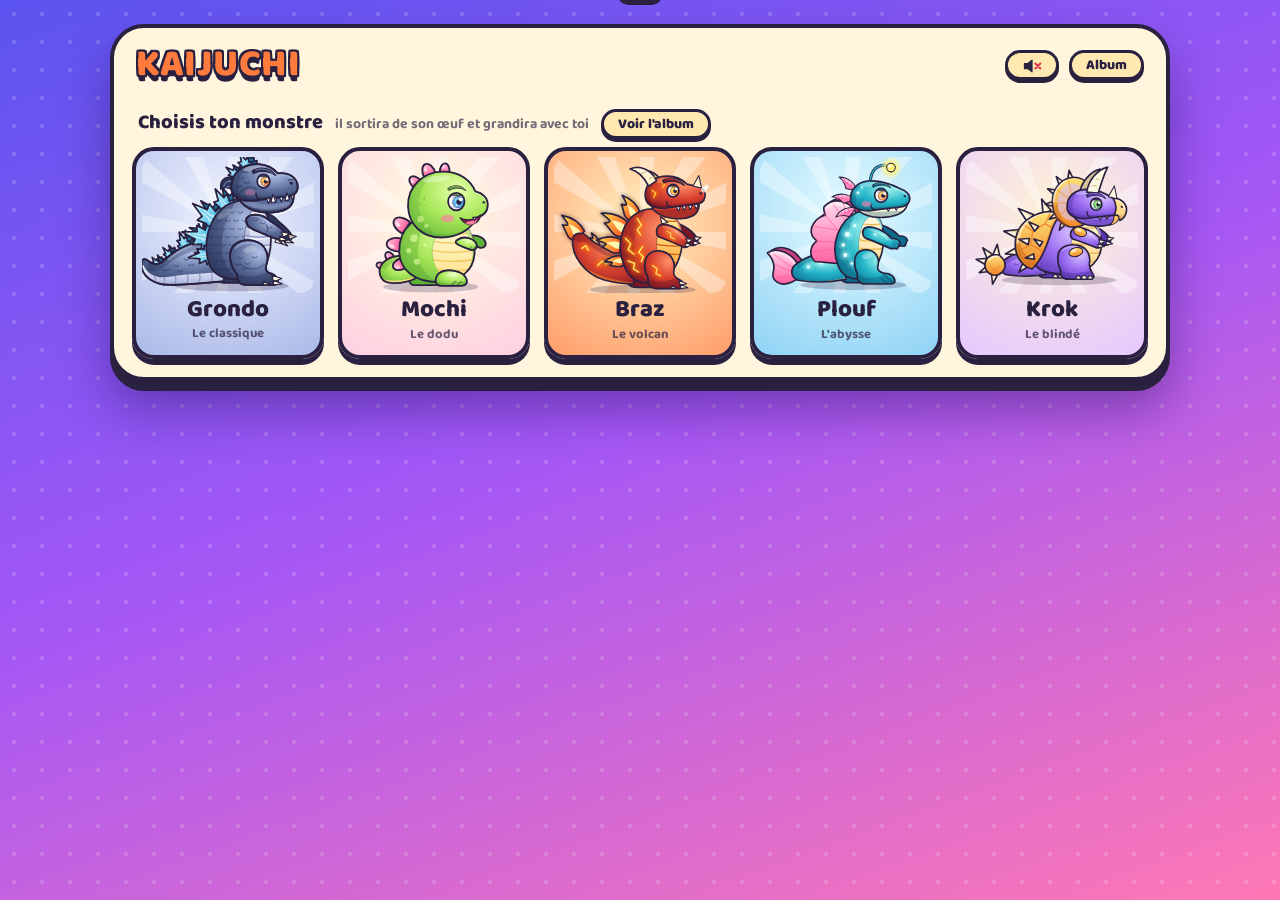
<file: index.html>
<!doctype html>
<html lang="fr">
<head>
<meta charset="utf-8">
<meta name="viewport" content="width=device-width,initial-scale=1">
<title>Kaijuchi</title>
<link rel="preconnect" href="https://fonts.googleapis.com">
<link href="https://fonts.googleapis.com/css2?family=Baloo+2:wght@600;700;800&display=swap" rel="stylesheet">
<style>
:root{--ink:#2a2140;--cream:#fff6dd;--k:1}
*{box-sizing:border-box}
body{margin:0;padding:24px 16px 56px;min-height:100vh;color:var(--ink);
  font-family:'Baloo 2','Fredoka','Trebuchet MS',system-ui,sans-serif;font-weight:600;
  background:radial-gradient(rgba(255,255,255,.16) 2px,transparent 2.6px) 0 0/28px 28px,linear-gradient(160deg,#5b54f0 0%,#a557f5 48%,#ff78b4 100%);background-attachment:fixed}
.app{max-width:1060px;margin:0 auto;background:var(--cream);border:4px solid var(--ink);border-radius:34px;padding:18px;
  box-shadow:0 10px 0 var(--ink),0 28px 50px rgba(30,10,80,.4)}
.top{display:flex;align-items:center;gap:10px;flex-wrap:wrap;margin:0 4px 12px}
.logo{font-weight:800;font-size:38px;line-height:1;color:#ff7a3d;letter-spacing:.5px;margin-right:6px;
  text-shadow:2px 0 var(--ink),-2px 0 var(--ink),0 2px var(--ink),0 -2px var(--ink),2px 2px var(--ink),-2px 2px var(--ink),2px -2px var(--ink),-2px -2px var(--ink),0 6px 0 var(--ink)}
.chip{background:#fff;border:3px solid var(--ink);border-radius:999px;padding:1px 14px;font-weight:700;font-size:16px;box-shadow:0 3px 0 var(--ink);white-space:nowrap}
.chip b{font-weight:800}
.chip.stage{background:var(--sc,#ffd166);font-weight:800}
.sp{flex:1}
.screen{position:relative;border:4px solid var(--ink);border-radius:24px;overflow:hidden;background:#8fdcff;box-shadow:0 6px 0 var(--ink)}
.screen>svg{display:block;width:100%;height:auto}
.gauges{position:absolute;left:14px;right:14px;top:12px;display:grid;grid-template-columns:repeat(4,minmax(0,1fr));gap:12px}
.gauge{display:flex;align-items:center}
.gauge .ic{width:42px;height:42px;border-radius:50%;background:#fff;border:3px solid var(--ink);display:grid;place-items:center;flex:none;z-index:1;box-shadow:0 3px 0 var(--ink)}
.gauge .ic svg{width:28px;height:28px}
.gauge .trk{flex:1;height:24px;margin-left:-12px;background:rgba(42,33,64,.78);border:3px solid var(--ink);border-radius:0 14px 14px 0;overflow:hidden;position:relative;box-shadow:0 3px 0 var(--ink)}
.gauge .fill{height:100%;background:linear-gradient(var(--g1),var(--g2));border-radius:0 9px 9px 0;position:relative}
.gauge .fill::after{content:"";position:absolute;left:14px;right:5px;top:2px;height:5px;border-radius:4px;background:rgba(255,255,255,.6)}
.gauge .lbl{position:absolute;inset:0;display:flex;align-items:center;justify-content:space-between;padding:0 9px 0 18px;font-size:13px;font-weight:800;color:#fff;text-shadow:0 2px 0 var(--ink),1px 0 var(--ink),-1px 0 var(--ink)}
.gauge.low .fill{animation:low 1s infinite}
@keyframes low{50%{filter:brightness(1.5)}}
.row{display:flex;gap:14px;align-items:stretch;margin-top:16px;flex-wrap:wrap}
.evo{flex:1 1 100%;background:#fff;border:3px solid var(--ink);border-radius:18px;padding:8px 14px 10px;box-shadow:0 4px 0 var(--ink)}
.evo .t{display:flex;justify-content:space-between;font-size:15px;font-weight:800}
.evo .bar{height:18px;border:3px solid var(--ink);border-radius:10px;background:#e9e2ff;overflow:hidden;margin-top:4px}
.evo .bar i{display:block;height:100%;background:repeating-linear-gradient(-45deg,#9b6bff 0 12px,#b58cff 12px 24px);border-right:3px solid var(--ink);transition:width .6s}
.tray{flex:1 1 100%;display:flex;gap:10px;align-items:center;flex-wrap:wrap}
.tray .tt{font-size:15px;font-weight:800;writing-mode:vertical-rl;transform:rotate(180deg);opacity:.7}
.food{flex:1 1 0;min-width:150px;background:#fff;border:3px solid var(--ink);border-radius:18px;padding:5px 8px;display:flex;align-items:center;gap:6px;box-shadow:0 4px 0 var(--ink)}
.food svg{width:50px;height:50px;flex:none;--k:1.5}
.food .n{font-size:15px;font-weight:800;line-height:1.05}
.food .v{font-size:13px;font-weight:700;color:#e2552c}
.actions{display:grid;grid-template-columns:repeat(4,minmax(0,1fr));gap:14px;margin-top:16px}
.btn{position:relative;border:4px solid var(--ink);border-radius:22px;background:linear-gradient(var(--b1),var(--b2));color:#fff;font:800 20px/1 inherit;font-family:inherit;
  padding:10px 4px 10px;display:flex;flex-direction:column;align-items:center;gap:4px;box-shadow:0 8px 0 var(--ink);cursor:pointer;
  text-shadow:0 2px 0 var(--ink),1px 0 var(--ink),-1px 0 var(--ink),0 -1px var(--ink);overflow:hidden}
.btn::before{content:"";position:absolute;left:8px;right:8px;top:5px;height:36%;border-radius:14px;background:linear-gradient(rgba(255,255,255,.5),rgba(255,255,255,.05))}
.btn:active{transform:translateY(6px);box-shadow:0 2px 0 var(--ink)}
.btn svg{width:50px;height:50px;position:relative}
.btn .lock{position:absolute;right:6px;top:6px;width:30px;height:30px;display:none}
.btn.locked{filter:saturate(.25) brightness(.9)}
.btn.locked .lock{display:block}
h2{font-size:20px;font-weight:800;margin:22px 6px 8px}
h2 small{font-size:14px;font-weight:700;opacity:.65;margin-left:8px}
.stages{display:grid;grid-template-columns:repeat(5,minmax(0,1fr));gap:14px}
.card{background:var(--cb);border:4px solid var(--ink);border-radius:22px;box-shadow:0 6px 0 var(--ink);padding:6px 6px 10px;text-align:center;cursor:pointer;transition:transform .15s,box-shadow .15s;position:relative}
.card:hover{transform:translateY(-3px);box-shadow:0 9px 0 var(--ink)}
.card.on{transform:translateY(-8px);box-shadow:0 14px 0 var(--ink);outline:4px solid #ff4f8b;outline-offset:3px}
.card svg{display:block;width:100%;height:auto;border-radius:14px}
.card .n{font-size:21px;font-weight:800;line-height:1.1;margin-top:4px}
.card .a{font-size:13px;font-weight:700;opacity:.7}
.card .m{font-size:14px;font-weight:700;line-height:1.15;margin-top:2px}
@media(max-width:760px){
  .gauges{position:static;grid-template-columns:repeat(2,minmax(0,1fr));padding:10px;background:#ffe9b0;border-bottom:4px solid var(--ink)}
  .gauge .lbl{white-space:nowrap}.gauge .lbl span:first-child{display:none}.gauge .lbl{justify-content:flex-end}
  .food{min-width:0;flex:1 1 40%}.food svg{width:40px;height:40px}.food .n{font-size:14px}
  .actions{gap:6px}.btn{font-size:11.5px;border-radius:14px;border-width:3px;padding:8px 0}.btn svg{width:34px;height:34px}
  .stages{grid-template-columns:repeat(3,minmax(0,1fr))}.logo{font-size:30px}.tray .tt{display:none}
}
/* dessin */
svg .o{stroke:var(--ink);stroke-width:calc(var(--k)*2.6px);stroke-linejoin:round;stroke-linecap:round}
svg .o2{stroke:var(--ink);stroke-width:calc(var(--k)*1.3px);stroke-linejoin:round;stroke-linecap:round}
svg .o3{stroke:var(--ink);stroke-width:calc(var(--k)*1.8px);stroke-linejoin:round;stroke-linecap:round}
svg .ol{stroke:var(--ink);stroke-width:calc(var(--lw,1)*5px);stroke-linejoin:round;stroke-linecap:round}
svg .ol2{stroke:var(--ink);stroke-width:calc(var(--lw,1)*3.2px);stroke-linejoin:round;stroke-linecap:round}
.prop{opacity:0;transition:opacity .5s;pointer-events:none}
svg[data-s=oeuf] .p-oeuf,svg[data-s=bebe] .p-bebe,svg[data-s=ado] .p-ado,svg[data-s=adulte] .p-adulte,svg[data-s=titan] .p-titan{opacity:1}
.breath{animation:breath 2.6s ease-in-out infinite;transform-origin:0 0}
@keyframes breath{50%{transform:scale(1.012,.978)}}
.nod{animation:nod 2.6s ease-in-out infinite;transform-origin:-30px 20px}
@keyframes nod{50%{transform:rotate(2deg)}}
.lid{transform-box:fill-box;transform-origin:50% 0;transform:scaleY(0);animation:blink 4.2s infinite}
@keyframes blink{0%,92%,100%{transform:scaleY(0)}95%,97%{transform:scaleY(1)}}
.wob{animation:wob 1.4s ease-in-out infinite;transform-origin:0 -10px}
@keyframes wob{0%,60%,100%{transform:rotate(0)}70%{transform:rotate(-5deg)}80%{transform:rotate(5deg)}90%{transform:rotate(-3deg)}}
.popin{animation:popin .55s cubic-bezier(.3,1.6,.5,1)}
@keyframes popin{0%{transform:scale(.6)}100%{transform:scale(1)}}
.drift{animation:drift 26s ease-in-out infinite alternate}
@keyframes drift{to{transform:translateX(70px)}}
.rays{animation:spin 60s linear infinite;transform-origin:842px 112px}
@keyframes spin{to{transform:rotate(360deg)}}
.bob{animation:bob 1.8s ease-in-out infinite}
@keyframes bob{50%{transform:translateY(-7px)}}
.rot{animation:rot .16s linear infinite;transform-box:fill-box;transform-origin:center}
@keyframes rot{50%{transform:scaleX(.35)}}
.run{animation:run .45s ease-in-out infinite}
@keyframes run{50%{transform:translateY(-2.5px)}}
.wv{animation:wv 3s ease-in-out infinite alternate}
@keyframes wv{to{transform:translateX(10px)}}
.smk{animation:smk 3.5s linear infinite;transform-box:fill-box;transform-origin:center}
@keyframes smk{0%{transform:translateY(0) scale(.6);opacity:0}20%{opacity:.85}100%{transform:translateY(-70px) scale(1.5);opacity:0}}
.flm{animation:flm .5s ease-in-out infinite alternate;transform-box:fill-box;transform-origin:50% 100%}
@keyframes flm{to{transform:scale(1.12,.86)}}
.flut{animation:flut .3s ease-in-out infinite alternate;transform-box:fill-box;transform-origin:center}
@keyframes flut{to{transform:scaleX(.45)}}
.fly{animation:fly 5s ease-in-out infinite alternate}
@keyframes fly{0%{transform:translate(0,0)}50%{transform:translate(24px,-22px)}100%{transform:translate(-14px,10px)}}
.beam{animation:beam .12s linear infinite alternate}
@keyframes beam{to{opacity:.8}}
.pulse{animation:pulse 1.2s ease-in-out infinite;transform-box:fill-box;transform-origin:center}
@keyframes pulse{50%{transform:scale(1.12)}}
.wig{animation:wig 1.8s ease-in-out infinite alternate;transform-origin:0 0}
@keyframes wig{from{transform:rotate(-5deg)}to{transform:rotate(5deg)}}
/* jeu */
svg[data-s=titan] [data-b]{cursor:pointer}
.mg{position:absolute;left:0;right:0;top:0;z-index:5;touch-action:none;user-select:none;-webkit-user-select:none;cursor:ew-resize}
.mg[hidden]{display:none}
.mg>svg{display:block;width:100%;height:100%}
.mgskip{position:absolute;right:14px;bottom:12px;font-size:16px;padding:4px 18px}
.st{position:absolute;inset:0;z-index:5;touch-action:none;user-select:none;-webkit-user-select:none;cursor:pointer}
.st[hidden]{display:none}
#st-skip{bottom:96px}
.stp{position:absolute;left:50%;bottom:14px;transform:translateX(-50%);width:min(70%,560px);background:var(--cream);border:4px solid var(--ink);border-radius:22px;padding:8px 14px 12px;box-shadow:0 5px 0 var(--ink)}
.stpips{display:flex;justify-content:center;gap:10px;margin-bottom:6px}
.stpips i{width:18px;height:18px;border-radius:50%;border:3px solid var(--ink);background:#fff}
.stpips i.crit{background:#ffd23f}.stpips i.ok{background:#5ed36a}.stpips i.miss{background:#9a94b3}
.stbar{position:relative;height:34px;border:4px solid var(--ink);border-radius:20px;background:#ff8a7a;overflow:hidden}
.stbar i{position:absolute;top:0;bottom:0}
.sty{background:#ffd23f}.stg{background:#5ed36a;border-left:3px solid var(--ink);border-right:3px solid var(--ink)}
.stc{position:absolute;top:0;bottom:0;width:10px;margin-left:-5px;background:#fff;border:3px solid var(--ink);border-radius:5px}
.mgact.chomp{animation:chomp .35s ease-in-out}
.mgact.no{animation:no .35s ease-in-out}
.capm{display:inline-block;vertical-align:middle;margin-right:6px}
.capm[hidden]{display:none}
.capm svg{width:22px;height:22px;display:block}
.app.home #game,.app.home .top .chip{display:none}
.app:not(.home) #home{display:none}
#home .card .n{font-size:24px}
.chip.mini{font:inherit;font-weight:800;font-size:14px;color:inherit;cursor:pointer;background:#ffe9b0}
.chip.mini:active{transform:translateY(2px);box-shadow:0 1px 0 var(--ink)}
.food{font:inherit;color:inherit;text-align:left;cursor:pointer}
.food:active{transform:translateY(3px);box-shadow:0 1px 0 var(--ink)}
.tray.off .food{filter:saturate(.25) brightness(.9)}
.btn.locked{cursor:default}
.card.album{cursor:default}
.card.album:hover{transform:none;box-shadow:0 6px 0 var(--ink)}
.card.album.on,.card.album.on:hover{transform:translateY(-8px);box-shadow:0 14px 0 var(--ink)}
.card.lock .sil{filter:brightness(0);opacity:.3}
#night{transition:opacity 1s;pointer-events:none}
#fx{pointer-events:none}
.sleep #night{opacity:.5}
.sleep .lid{animation:none;transform:scaleY(1)}
.sleep .nod,.sleep .breath{animation-duration:5s}
.sleep .beam{display:none}
#act.jump{animation:jump .75s ease-out}
@keyframes jump{0%,55%,100%{transform:translateY(0)}28%{transform:translateY(-70px)}78%{transform:translateY(-24px)}}
#act.chomp{animation:chomp .45s ease-in-out}
@keyframes chomp{0%,100%{transform:scale(1)}30%{transform:scale(1.07,.92)}65%{transform:scale(.95,1.06)}}
#act.no{animation:no .45s ease-in-out}
@keyframes no{0%,100%{transform:translateX(0)}20%,60%{transform:translateX(-14px)}40%,80%{transform:translateX(14px)}}
.screen.shake{animation:shake .5s linear}
@keyframes shake{0%,100%{transform:translate(0)}15%{transform:translate(-8px,5px)}30%{transform:translate(7px,-6px)}45%{transform:translate(-6px,-4px)}60%{transform:translate(6px,5px)}80%{transform:translate(-3px,2px)}}
@media(prefers-reduced-motion:reduce){.screen.shake,#act.jump,#act.chomp,#act.no{animation:none}}
.tray.info .food{cursor:default;pointer-events:none;box-shadow:none;border-width:2px;background:#fff8e6}
</style>
</head>
<body>
<div class="app home" id="app">
  <div class="top">
    <div class="logo">KAIJUCHI</div>
    <div class="chip stage" id="c-stage"></div>
    <div class="sp"></div>
    <div class="chip" id="c-day"></div>
    <div class="chip" id="c-w"></div>
    <div class="chip" id="c-d"></div>
    <button class="chip mini" id="b-new">Nouvelle partie</button>
  </div>
  <div id="home">
    <h2>Choisis ton monstre <small>il sortira de son œuf et grandira avec toi</small></h2>
    <div class="stages" id="species"></div>
  </div>
  <div id="game">
    <div class="screen" id="screen">
      <div class="gauges" id="gauges"></div>
      <svg id="scene" viewBox="0 0 1000 600" data-s="oeuf"></svg>
      <div class="mg" id="mg" hidden><svg id="mgs" viewBox="0 0 1000 600"></svg><button class="chip mini mgskip" id="mg-skip" type="button">Passer</button></div>
      <div class="st" id="st" hidden><div class="stp"><div class="stpips" id="st-p"></div><div class="stbar"><i class="sty" id="st-y"></i><i class="stg" id="st-g"></i><b class="stc" id="st-c"></b></div></div><button class="chip mini mgskip" id="st-skip" type="button">Passer</button></div>
    </div>
    <div class="row">
      <div class="evo"><div class="t"><span>Évolution</span><span><span class="capm" id="e-cap" hidden title="Assez joué pour aujourd'hui : plus de points avant demain"></span><span id="e-next"></span></span></div><div class="bar"><i id="e-bar" style="width:0%"></i></div></div>
      <div class="tray" id="tray"></div>
    </div>
    <div class="actions" id="actions"></div>
    <h2>Son évolution <small>les stades à venir restent cachés</small></h2>
    <div class="stages" id="stages"></div>
  </div>
</div>
<script>
const L='#2a2140';
function mb(a){return()=>{a|=0;a=a+0x6D2B79F5|0;let t=Math.imul(a^a>>>15,1|a);t=t+Math.imul(t^t>>>7,61|t)^t;return((t^t>>>14)>>>0)/4294967296}}
const f=n=>(+n).toFixed(1),f2=n=>(+n).toFixed(2),IV='#fff8e1';
function star(cx,cy,R,r,n){let s='';for(let i=0;i<n*2;i++){const a=Math.PI*i/n-Math.PI/2,q=i%2?r:R;s+=f(cx+Math.cos(a)*q)+','+f(cy+Math.sin(a)*q)+' '}return s}

/* ---------- stades ---------- */
const ST={
 oeuf:{n:'Œuf',z:5,m:.8,next:'vers Bébé',evo:35,day:'0',w:'2 kg',dmg:'aucun',age:'Jour 0',col:'#ffd166',cb:'radial-gradient(circle at 50% 35%,#fff7d6,#ffd98a)',vb:'-150 -235 300 265',
  menu:[['flame','Chaleur','éclosion'],['heart','Câlins','+ humeur']],short:'Chaleur et câlins',bub:[660,300,'heart'],pop:[340,330,'TOC TOC']},
 bebe:{n:'Bébé',z:4,m:.78,next:'vers Ado',evo:48,day:'2',w:'12 kg',dmg:'1 pot de fleurs',age:'Jours 1 à 3',col:'#b6f06a',cb:'radial-gradient(circle at 50% 35%,#f1ffd0,#b9ec7a)',vb:'-190 -296 370 328',
  bs:.55,hs:.95,ss:.5,es:1.28,brow:-10,pup:.62,teeth:1,cheek:1,hat:1,
  menu:[['butterfly','Papillon','+5 faim'],['apple','Pomme','+10 faim'],['fish','Poisson','+15 faim'],['ladybug','Coccinelle','+4 faim']],short:'Insectes, fruits, poissons',bub:[650,255,'apple'],pop:[330,310,'MIAM !']},
 ado:{n:'Ado',z:2,m:.86,next:'vers Adulte',evo:64,day:'12',w:'900 kg',dmg:'3 voitures',age:'Jours 4 à 14',col:'#5fe0a2',cb:'radial-gradient(circle at 50% 35%,#dcfff0,#84e6bd)',vb:'-250 -342 460 376',
  bs:.78,hs:.96,ss:.75,es:1.1,brow:2,pup:.54,teeth:2,cheek:1,
  menu:[['cow','Vache','+30 faim'],['tree','Arbre','+20 faim'],['car','Voiture','+45 faim'],['lamp','Lampadaire','+12 faim']],short:'Vaches, arbres, voitures',bub:[690,190,'car'],pop:[300,235,'SCRONCH !']},
 adulte:{n:'Adulte',z:1,m:.92,next:'vers Titan',evo:30,day:'31',w:'60 tonnes',dmg:'2 quartiers',age:'Jours 15 à 40',col:'#58d0c3',cb:'radial-gradient(circle at 50% 35%,#dff7ff,#8fd3f0)',vb:'-300 -410 540 436',
  bs:1,hs:1,ss:1,es:1,brow:12,pup:.46,teeth:3,hold:1,
  menu:[['boat','Bateau','+120 faim'],['heli','Hélicoptère','+90 faim'],['crowd','Foule ×10','+60 faim'],['bus','Bus','+150 faim']],short:'Bateaux, hélicos, foules',bub:[285,160,'boat'],pop:[770,300,'CROUNCH !']},
 titan:{n:'Titan',z:.5,m:1,next:'stade final',evo:100,day:'58',w:'20 000 tonnes',dmg:'4 villes',age:'Jour 41 et plus',col:'#b59cff',cb:'radial-gradient(circle at 50% 35%,#ffe3f3,#ffa9c9)',vb:'-345 -452 610 492',
  bs:1.15,hs:.96,ss:1.35,es:.92,brow:20,slit:1,teeth:4,glow:1,scar:1,beam:1,
  menu:[['building','Immeuble','+800 faim'],['cargo','Cargo','+600 faim'],['district','Quartier','+2 500 faim']],short:'Immeubles, quartiers, villes',bub:null,pop:[250,140,'GRAOUUU !']}
};
const ORDER=['oeuf','bebe','ado','adulte','titan'];

/* ---------- petits objets ---------- */
function car(x,y,col,dir=1,sc=1){return `<g transform="translate(${x},${y}) scale(${dir*sc},${sc})">
<ellipse cx="0" cy="1" rx="38" ry="4" fill="${L}" opacity=".22"/>
<path class="o" d="M-35 -9 C-35 -18,-29 -20,-21 -21 L-13 -32 C-11 -35,-7 -36,-1 -36 L12 -36 C18 -36,22 -33,25 -29 L30 -20 C37 -19,37 -12,37 -7 L37 -4 L-35 -4 Z" fill="${col}"/>
<path d="M-33 -9 L36 -9 L36 -5 L-33 -5 Z" fill="${L}" opacity=".18"/>
<path class="o2" d="M-10 -22 L-5 -31 L4 -31 L4 -22 Z" fill="#d4f2ff"/><path class="o2" d="M8 -22 L8 -31 L13 -31 C16 -31,19 -28,22 -22 Z" fill="#d4f2ff"/>
<path d="M-18 -18 L24 -18" stroke="#fff" stroke-width="1.6" opacity=".55"/>
<rect class="o2" x="31" y="-16" width="5" height="5" rx="2" fill="#fff2a0"/><rect class="o2" x="-35" y="-16" width="4" height="5" rx="1.5" fill="#ff4f5e"/>
<circle class="o2" cx="-18" cy="-4" r="7.5" fill="#3a3152"/><circle cx="-18" cy="-4" r="3" fill="#cfd6e6"/>
<circle class="o2" cx="20" cy="-4" r="7.5" fill="#3a3152"/><circle cx="20" cy="-4" r="3" fill="#cfd6e6"/></g>`}
function bus(x,y,col,dir=1){let w='';for(let i=0;i<5;i++)w+=`<rect class="o2" x="${-42+i*17}" y="-36" width="13" height="13" rx="2" fill="#d4f2ff"/>`;
return `<g transform="translate(${x},${y}) scale(${dir},1)"><ellipse cx="0" cy="1" rx="54" ry="4" fill="${L}" opacity=".22"/>
<rect class="o" x="-50" y="-44" width="100" height="40" rx="8" fill="${col}"/><rect x="-49" y="-20" width="98" height="6" fill="#fff" opacity=".85"/>${w}
<rect class="o2" x="43" y="-18" width="6" height="6" rx="2" fill="#fff2a0"/>
<circle class="o2" cx="-30" cy="-4" r="8" fill="#3a3152"/><circle cx="-30" cy="-4" r="3.2" fill="#cfd6e6"/><circle class="o2" cx="30" cy="-4" r="8" fill="#3a3152"/><circle cx="30" cy="-4" r="3.2" fill="#cfd6e6"/></g>`}
const SKIN=['#ffd9b3','#f3c19a','#c98a5e','#8d5a3b'],SHIRT=['#ff5a5a','#ffd23f','#4db8ff','#5ed36a','#b58cff','#ff8fc0','#ffffff','#ff9a3c'],HAIR=['#3a2a1e','#6b4423','#f2c04a','#1d1a2b','#c9502e'];
const grp=a=>`<g class="run">${a.filter((_,i)=>i%2).join('')}</g><g class="run" style="animation-delay:-.22s">${a.filter((_,i)=>!(i%2)).join('')}</g>`;
function person(x,y,i,dir=1,sc=1){return `<g transform="translate(${f(x)},${f(y)}) scale(${dir*sc},${sc})"><g>
<path class="o2" d="M-1.5 -6 l-3.5 6 M1.5 -6 l4.5 4.5" fill="none"/>
<rect class="o2" x="-3.4" y="-14" width="6.8" height="8.6" rx="2.6" fill="${SHIRT[i%8]}"/>
<path class="o2" d="M-3 -12.5 l-4.5 -6 M3 -12.5 l4.5 -6.5" fill="none"/>
<circle class="o2" cx="0" cy="-17.5" r="3.6" fill="${SKIN[i%4]}"/><path d="M-3.6 -18 a3.6 3.6 0 0 1 7.2 0 Z" fill="${HAIR[i%5]}"/></g></g>`}
function tree(x,y,s=1,g=0){const C=[['#48c768','#2f9e52','#8ee89f'],['#6fd24a','#45a52f','#b0f08a'],['#34b98a','#1f8f6c','#7fe3c0']][g%3];
const b=[[-11,-30,12],[11,-30,12],[0,-43,14]];return `<g transform="translate(${x},${y}) scale(${s})"><rect class="o3" x="-3.2" y="-22" width="6.4" height="22" rx="1.5" fill="#9a6a3f"/>
${b.map(c=>`<circle class="o" cx="${c[0]}" cy="${c[1]}" r="${c[2]}" fill="${C[0]}"/>`).join('')}${b.map(c=>`<circle cx="${c[0]}" cy="${c[1]}" r="${c[2]-.6}" fill="${C[0]}"/>`).join('')}
<path d="M-18 -24 a12 12 0 0 0 22 4 a12 12 0 0 0 17 -6 a12 12 0 0 1 -12 8 l-16 0 a12 12 0 0 1 -11 -6z" fill="${C[1]}" opacity=".7"/>
<circle cx="-5" cy="-47" r="5" fill="${C[2]}" opacity=".8"/><circle cx="-14" cy="-33" r="3.5" fill="${C[2]}" opacity=".8"/><circle cx="8" cy="-34" r="3" fill="${C[2]}" opacity=".7"/></g>`}
function lamp(x,y){return `<g transform="translate(${x},${y})"><path class="o3" d="M0 0 v-36 q0 -9 9 -9" fill="none"/><rect class="o3" x="-2.5" y="-4" width="5" height="4" fill="#8a84a3"/><circle cx="11" cy="-43" r="9" fill="#fff2a0" opacity=".35"/><ellipse class="o3" cx="11" cy="-43" rx="5" ry="4" fill="#fff2a0"/></g>`}
function flower(x,y,col,s=1){let p='';for(let i=0;i<5;i++){const a=i*1.2566;p+=`<circle cx="${f(Math.cos(a)*4)}" cy="${f(-15+Math.sin(a)*4)}" r="3.2" fill="${col}" stroke="${L}" stroke-width=".8"/>`}
return `<g transform="translate(${x},${y}) scale(${s})"><path d="M0 0 q-3 -7 0 -13 M0 -5 q5 -1 6 -5" stroke="#2e8b3d" stroke-width="1.8" fill="none" stroke-linecap="round"/>${p}<circle cx="0" cy="-15" r="2.4" fill="#ffd23f" stroke="${L}" stroke-width=".8"/></g>`}
function tuft(x,y){return `<path d="M${x} ${y} l-3 -7 M${x+3} ${y} l0 -9 M${x+6} ${y} l3 -7" stroke="#2f9e52" stroke-width="1.6" fill="none" stroke-linecap="round"/>`}
function bush(x,y,s=1){const b=[[-14,-8,10],[0,-13,13],[15,-8,10]];return `<g transform="translate(${x},${y}) scale(${s})">${b.map(c=>`<circle class="o" cx="${c[0]}" cy="${c[1]}" r="${c[2]}" fill="#3fbf63"/>`).join('')}${b.map(c=>`<circle cx="${c[0]}" cy="${c[1]}" r="${c[2]-.6}" fill="#3fbf63"/>`).join('')}<rect x="-22" y="-8" width="45" height="8" fill="#3fbf63"/><path class="o" d="M-24 0 L25 0" /><circle cx="-4" cy="-18" r="4" fill="#8ee89f"/><circle cx="-12" cy="-8" r="2.4" fill="#ff5a7a"/><circle cx="8" cy="-10" r="2.4" fill="#ff5a7a"/><circle cx="16" cy="-5" r="2.2" fill="#ff5a7a"/></g>`}
function rock(x,y,s=1){return `<g transform="translate(${x},${y}) scale(${s})"><path class="o" d="M-14 0 C-16 -9,-8 -15,0 -14 C9 -14,15 -8,14 0 Z" fill="#b9b3cf"/><path d="M-8 -9 q6 -4 12 -1" stroke="#fff" stroke-width="2" fill="none" opacity=".7"/></g>`}
function house(x,y,col){return `<g transform="translate(${x},${y})"><rect class="o3" x="9" y="-50" width="8" height="16" fill="#c96b4a"/><rect class="o" x="-22" y="-27" width="44" height="27" fill="#fff4dc"/><rect x="10" y="-26" width="11" height="25" fill="${L}" opacity=".1"/>
<path class="o" d="M-29 -26 L0 -50 L29 -26 Z" fill="${col}"/><path d="M-20 -29 L0 -45" stroke="#fff" stroke-width="2" opacity=".5"/>
<rect class="o3" x="-5" y="-15" width="10" height="15" rx="1.5" fill="#8a5a36"/><rect class="o3" x="-18" y="-21" width="9" height="9" fill="#bfeaff"/><rect class="o3" x="10" y="-21" width="9" height="9" fill="#bfeaff"/></g>`}
function heli(x,y,sc=1,col='#ff9320',d=0){return `<g transform="translate(${x},${y}) scale(${sc})"><g class="bob" style="animation-delay:-${d}s">
<path class="o" d="M40 -6 L122 -15 L124 -6 L44 9 Z" fill="${col}"/><path class="o" d="M110 -38 L126 -38 L125 -6 L114 -8 Z" fill="#ffd23f"/>
<ellipse class="o2 rot" cx="121" cy="-24" rx="5" ry="17" fill="#eef3fb" opacity=".85"/>
<path class="o" d="M-52 4 C-54 -22,-30 -37,0 -37 C28 -37,48 -25,50 -4 C52 14,34 24,6 24 L-26 24 C-42 24,-51 16,-52 4 Z" fill="${col}"/>
<path d="M-50 10 C-30 16,20 16,49 4 C48 16,32 23,6 23 L-26 23 C-40 23,-48 18,-50 10 Z" fill="${L}" opacity=".18"/>
<path d="M-6 -4 L49 -8 L50 -1 L-6 4 Z" fill="#fff" opacity=".9"/>
<path class="o" d="M-47 3 C-47 -18,-29 -31,-7 -31 L-7 7 L-41 13 C-45 11,-47 7,-47 3 Z" fill="#c9f0ff"/><path d="M-40 -6 C-36 -17,-28 -24,-17 -26" stroke="#fff" stroke-width="3.5" fill="none" stroke-linecap="round" opacity=".9"/>
<rect class="o2" x="2" y="-27" width="17" height="14" rx="3.5" fill="#c9f0ff"/>
<path class="o" d="M-42 39 L38 39 M-22 24 L-27 39 M18 24 L23 39" fill="none"/><rect class="o2" x="-3.5" y="-48" width="7" height="12" fill="#8a84a3"/>
<ellipse class="rot" cx="0" cy="-50" rx="96" ry="6" fill="#eef3fb" opacity=".8" stroke="${L}" stroke-width="1.4"/><circle class="o2" cx="0" cy="-50" r="4.5" fill="#3a3152"/></g></g>`}
function cargo(x,y,sc=1,seed=3){const R=mb(seed);let c='';const cc=['#ffd23f','#4db8ff','#5ed36a','#ff8fc0','#ff9a3c','#b58cff','#fff'];
for(let r=0;r<3;r++)for(let i=0;i<7;i++){if(r==2&&R()<.45)continue;c+=`<rect class="o2" x="${-68+i*27}" y="${-50-r*15}" width="26" height="15" fill="${cc[Math.floor(R()*7)]}"/><path d="M${-62+i*27} ${-47-r*15} v9 M${-55+i*27} ${-47-r*15} v9 M${-48+i*27} ${-47-r*15} v9" stroke="${L}" stroke-width=".8" opacity=".35"/>`}
return `<g transform="translate(${x},${y}) scale(${sc})">
<circle class="smk" cx="-104" cy="-126" r="9" fill="#e8e3f5"/><circle class="smk" style="animation-delay:-1.7s" cx="-100" cy="-126" r="7" fill="#e8e3f5"/>
<rect class="o" x="-112" y="-116" width="16" height="26" fill="#ffd23f"/><rect x="-112" y="-110" width="16" height="6" fill="#ff4f5e"/>
<rect class="o" x="-128" y="-92" width="48" height="58" fill="#fff"/><rect class="o" x="-132" y="-98" width="56" height="9" rx="2" fill="#dfe6f5"/>
<rect class="o2" x="-123" y="-84" width="38" height="9" fill="#7cc8ff"/><rect class="o2" x="-123" y="-68" width="8" height="8" fill="#7cc8ff"/><rect class="o2" x="-110" y="-68" width="8" height="8" fill="#7cc8ff"/><rect class="o2" x="-97" y="-68" width="8" height="8" fill="#7cc8ff"/>
${c}
<path class="o" d="M-140 -36 L128 -36 L158 -44 L142 -4 C138 4,132 8,122 8 L-122 8 C-132 8,-138 2,-140 -6 Z" fill="#e5484d"/>
<path d="M-140 -8 L143 -8 L141 -3 C137 4,132 7,122 7 L-122 7 C-131 7,-137 3,-140 -6 Z" fill="#3a3152"/><path d="M-139 -26 L150 -26" stroke="#fff" stroke-width="3" opacity=".9"/>
<circle class="o2" cx="120" cy="-18" r="3" fill="#fff"/><circle class="o2" cx="100" cy="-18" r="3" fill="#fff"/><circle class="o2" cx="80" cy="-18" r="3" fill="#fff"/>
<path d="M-150 9 q10 -7 20 0 q10 7 20 0 q10 -7 20 0 q10 7 20 0 q10 -7 20 0 q10 7 20 0 q10 -7 20 0 q10 7 20 0 q10 -7 20 0 q10 7 20 0 q10 -7 20 0 q10 7 20 0 q10 -7 20 0 q10 7 20 0 q10 -7 20 0" stroke="#fff" stroke-width="3" fill="none" stroke-linecap="round"/></g>`}
function sail(x,y,sc=1,col='#ff8fc0'){return `<g transform="translate(${x},${y}) scale(${sc})"><g class="bob" style="animation-duration:3s">
<path class="o" d="M0 -8 L0 -78" fill="none"/><path class="o" d="M3 -74 L3 -14 L40 -14 Z" fill="#fff"/><path d="M3 -44 L3 -30 L30 -30 L21 -44 Z" fill="${col}"/><path class="o" d="M3 -74 L3 -14 L40 -14 Z" fill="none"/>
<path class="o" d="M-3 -66 L-3 -14 L-28 -14 Z" fill="#fff2a0"/><path class="o2" d="M0 -78 L14 -83 L0 -88 Z" fill="#ff4f5e"/>
<path class="o" d="M-36 -10 L44 -10 L32 6 L-26 6 Z" fill="#fff"/><path d="M-33 -4 L40 -4 L32 5 L-26 5 Z" fill="#4db8ff"/><path class="o" d="M-36 -10 L44 -10 L32 6 L-26 6 Z" fill="none"/>
<path d="M-40 7 q8 -6 16 0 q8 6 16 0 q8 -6 16 0 q8 6 16 0 q8 -6 16 0" stroke="#fff" stroke-width="2.5" fill="none" stroke-linecap="round"/></g></g>`}
function lighthouse(x,y){return `<g transform="translate(${x},${y})"><path d="M0 -112 L-120 -146 L-120 -100 Z" fill="#fffbe0" opacity=".3"/>
<path class="o" d="M-30 2 C-32 -12,-16 -20,2 -19 C20 -19,32 -10,30 2 Z" fill="#a9a3c2"/>
<path class="o" d="M-13 -14 L-9 -98 L9 -98 L13 -14 Z" fill="#fff"/><path d="M-12 -40 L12 -40 L11 -58 L-11 -58 Z M-10 -78 L10 -78 L9 -96 L-9 -96 Z" fill="#ff4f5e"/><path d="M4 -97 L9 -97 L12 -15 L6 -15 Z" fill="${L}" opacity=".12"/>
<path class="o" d="M-13 -14 L-9 -98 L9 -98 L13 -14 Z" fill="none"/><rect class="o3" x="-3" y="-30" width="6" height="12" rx="3" fill="#3a3152"/>
<rect class="o" x="-14" y="-103" width="28" height="6" rx="2" fill="#3a3152"/><rect class="o" x="-8" y="-120" width="16" height="17" fill="#fff2a0"/><path class="o" d="M-12 -120 L0 -134 L12 -120 Z" fill="#ff4f5e"/><circle class="o2" cx="0" cy="-137" r="2.5" fill="#ffd23f"/></g>`}
function cow(x,y,sc=1,dir=1){return `<g transform="translate(${x},${y}) scale(${dir*sc},${sc})"><ellipse cx="0" cy="1" rx="36" ry="4" fill="${L}" opacity=".2"/>
<path class="o3" d="M30 -30 q10 4 8 16" fill="none"/><ellipse class="o3" cx="38" cy="-12" rx="3" ry="4" fill="#3a3152"/>
<rect class="o" x="-22" y="-14" width="8" height="14" rx="3" fill="#fff"/><rect class="o" x="16" y="-14" width="8" height="14" rx="3" fill="#fff"/>
<rect class="o" x="-28" y="-40" width="60" height="30" rx="14" fill="#fff"/>
<path d="M-6 -39 c8 0 12 6 9 12 c-3 5 -12 4 -13 -3 c-1 -5 0 -9 4 -9z M16 -24 c6 -2 12 2 12 8 c0 3 -3 5 -8 5 c-6 0 -9 -9 -4 -13z" fill="#3a3152"/>
<ellipse class="o3" cx="8" cy="-9" rx="7" ry="4.5" fill="#ffb3c7"/>
<rect class="o" x="-12" y="-14" width="8" height="14" rx="3" fill="#fff"/><rect class="o" x="24" y="-14" width="8" height="14" rx="3" fill="#fff"/>
<path class="o3" d="M-40 -52 q-6 -6 -3 -12 M-24 -52 q6 -6 3 -12" fill="none"/><ellipse class="o3" cx="-45" cy="-45" rx="6" ry="3.5" fill="#fff" transform="rotate(-25 -45 -45)"/><ellipse class="o3" cx="-19" cy="-45" rx="6" ry="3.5" fill="#3a3152" transform="rotate(25 -19 -45)"/>
<rect class="o" x="-44" y="-52" width="24" height="26" rx="10" fill="#fff"/><path d="M-32 -52 c6 0 12 4 12 12 c-6 0 -10 -4 -12 -12z" fill="#3a3152"/>
<ellipse class="o3" cx="-33" cy="-27" rx="12" ry="8" fill="#ffb3c7"/><circle cx="-37" cy="-27" r="1.7" fill="${L}"/><circle cx="-29" cy="-27" r="1.7" fill="${L}"/>
<circle cx="-38" cy="-41" r="3.6" fill="#fff" stroke="${L}" stroke-width="1"/><circle cx="-38.5" cy="-41" r="1.7" fill="${L}"/><circle cx="-27" cy="-41" r="3.6" fill="#fff" stroke="${L}" stroke-width="1"/><circle cx="-27.5" cy="-41" r="1.7" fill="${L}"/></g>`}
function butterfly(x,y,col,col2,sc=1){return `<g transform="translate(${x},${y}) scale(${sc})"><g class="flut">
<path class="o3" d="M0 -2 C-8 -22,-26 -22,-24 -6 C-23 2,-10 4,0 2 Z" fill="${col}"/><path class="o3" d="M0 -2 C8 -22,26 -22,24 -6 C23 2,10 4,0 2 Z" fill="${col}"/>
<path class="o3" d="M0 2 C-8 4,-20 6,-17 15 C-14 22,-3 16,0 8 Z" fill="${col2}"/><path class="o3" d="M0 2 C8 4,20 6,17 15 C14 22,3 16,0 8 Z" fill="${col2}"/>
<circle cx="-14" cy="-9" r="3.5" fill="#fff" opacity=".8"/><circle cx="14" cy="-9" r="3.5" fill="#fff" opacity=".8"/></g>
<ellipse class="o3" cx="0" cy="3" rx="2.6" ry="11" fill="#3a3152"/><path class="o2" d="M-1 -8 q-4 -8 -8 -8 M1 -8 q4 -8 8 -8" fill="none"/></g>`}
function apple(x,y,sc=1){return `<g transform="translate(${x},${y}) scale(${sc})"><ellipse cx="0" cy="1" rx="16" ry="3.5" fill="${L}" opacity=".2"/>
<path class="o3" d="M1 -26 q2 -8 8 -9" fill="none"/><path class="o3" d="M4 -30 C10 -38,20 -36,22 -32 C16 -26,8 -26,4 -30 Z" fill="#5ed36a"/>
<path class="o" d="M0 -26 C-8 -32,-20 -26,-19 -13 C-18 -2,-9 3,0 0 C9 3,18 -2,19 -13 C20 -26,8 -32,0 -26 Z" fill="#ff4f5e"/>
<path d="M12 -22 C17 -18,17 -6,9 -1 C14 -8,15 -16,12 -22Z" fill="#c22b45" opacity=".6"/><ellipse cx="-9" cy="-18" rx="4" ry="6" fill="#fff" opacity=".7" transform="rotate(25 -9 -18)"/></g>`}
function fish(x,y,sc=1){return `<g transform="translate(${x},${y}) scale(${sc})"><path class="o" d="M-16 0 L-32 -12 L-30 0 L-32 12 Z" fill="#ff9a3c"/><path class="o3" d="M-4 -10 C2 -20,12 -18,12 -10 Z" fill="#ff9a3c"/>
<path class="o" d="M-20 0 C-10 -16,14 -16,24 0 C14 16,-10 16,-20 0 Z" fill="#ffb347"/><path d="M-8 -8 C-4 -2,-4 2,-8 8 M0 -10 C4 -3,4 3,0 10" stroke="#fff" stroke-width="2.5" fill="none" opacity=".85"/>
<path d="M-16 4 C-6 12,12 12,22 2 C14 14,-8 14,-16 4Z" fill="#e2702a" opacity=".6"/><circle cx="14" cy="-3" r="4" fill="#fff" stroke="${L}" stroke-width="1.2"/><circle cx="15" cy="-3" r="2" fill="${L}"/></g>`}
function ladybug(x,y,sc=1){return `<g transform="translate(${x},${y}) scale(${sc})"><path class="o2" d="M-10 -2 l-5 4 M0 -1 l0 5 M10 -2 l5 4" fill="none"/><circle class="o3" cx="13" cy="-9" r="6" fill="#3a3152"/><circle cx="15" cy="-11" r="1.5" fill="#fff"/>
<path class="o" d="M-15 -2 C-15 -22,13 -22,13 -2 Z" fill="#ff4f5e"/><path class="o2" d="M-1 -17 L-1 -2" fill="none"/><circle cx="-8" cy="-9" r="2.6" fill="#3a3152"/><circle cx="5" cy="-8" r="2.6" fill="#3a3152"/><circle cx="-3" cy="-13.5" r="1.8" fill="#3a3152"/><path d="M-11 -11 q3 -6 8 -7" stroke="#fff" stroke-width="2" fill="none" opacity=".7"/></g>`}

/* ---------- immeubles ---------- */
const PAL=[['#ff9ec4','#ffd3e4','#ff6f9c'],['#ffd166','#fff0b8','#ff8c42'],['#b9a4ff','#e0d6ff','#7c5cf0'],['#8ee6c9','#cff8ea','#2fb894'],['#ff9273','#ffc9b8','#e5484d'],['#7cc8ff','#cbeaff','#2f8fe0'],['#fff1d0','#ffffff','#ffb02e'],['#ff7e8a','#ffc4ca','#c2305a']];
function building(x,w,h,c,R,shop=true){let s=`<g transform="translate(${f(x)},-46)"><rect class="o" x="0" y="${-h}" width="${f(w)}" height="${h}" fill="${c[0]}"/>`;
 const n=Math.max(2,Math.floor((w-10)/17)),ww=9,gap=(w-14-n*ww)/(n-1);
 for(let y=-h+16;y<(shop?-48:-16);y+=21)for(let i=0;i<n;i++){const lit=R()<.28,wx=7+i*(ww+gap);
  s+=`<rect class="o2" x="${f(wx)}" y="${y}" width="${ww}" height="12" rx="1.5" fill="${lit?'#fff2a0':'#c4ecff'}"/>`+(lit?'':`<path d="M${f(wx+1.5)} ${y+9} l5 -6" stroke="#fff" stroke-width="1.5" opacity=".85"/>`)+`<rect x="${f(wx-1)}" y="${y+12}" width="${ww+2}" height="2" fill="${c[1]}"/>`}
 s+=`<rect x="${f(w*.74)}" y="${-h+1}" width="${f(w*.26-1)}" height="${h-2}" fill="${L}" opacity=".13"/><rect x="2" y="${-h+2}" width="4" height="${h-4}" fill="#fff" opacity=".35"/>`;
 if(shop){s+=`<rect class="o2" x="5" y="-27" width="${f(w-10)}" height="27" fill="#3b2f5c"/><rect class="o2" x="9" y="-22" width="${f(w*.42)}" height="15" fill="#bfeaff"/><path d="M11 -9 l8 -11" stroke="#fff" stroke-width="2" opacity=".8"/>
  <rect class="o2" x="${f(w-23)}" y="-22" width="12" height="22" rx="2" fill="#ffcf5c"/><circle cx="${f(w-13.5)}" cy="-11" r="1.2" fill="${L}"/><path class="o2" d="M1 -38 L${f(w-1)} -38 L${f(w+3)} -27 L-3 -27 Z" fill="${c[2]}"/>`;
  for(let i=5;i<w-8;i+=13)s+=`<path d="M${i} -37.5 l6 0 l.8 10 l-7.4 0 Z" fill="#fff" opacity=".9"/>`}
 s+=`<rect class="o" x="-4" y="${-h-9}" width="${f(w+8)}" height="10" rx="3" fill="${c[1]}"/>`;
 const t=R(),tx=w*.2;
 if(t<.24)s+=`<path class="o2" d="M${f(tx+3)} ${-h-9} v-8 M${f(tx+19)} ${-h-9} v-8" fill="none"/><rect class="o2" x="${f(tx)}" y="${-h-36}" width="22" height="20" rx="3" fill="#c98d5a"/><path d="M${f(tx+6)} ${-h-35} v18 M${f(tx+12)} ${-h-35} v18" stroke="${L}" stroke-width=".8" opacity=".4"/><path class="o2" d="M${f(tx-2)} ${-h-36} l13 -9 l13 9 Z" fill="#8a5a36"/>`;
 else if(t<.46)s+=`<path class="o2" d="M${f(w/2)} ${-h-9} v-46 M${f(w/2-8)} ${-h-38} h16 M${f(w/2-5)} ${-h-28} h10" fill="none"/><circle class="o2" cx="${f(w/2)}" cy="${-h-57}" r="3.5" fill="#ff4f5e"/>`;
 else if(t<.68)s+=`<path class="o2" d="M${f(w*.25)} ${-h-9} v-8 M${f(w*.75)} ${-h-9} v-8" fill="none"/><rect class="o2" x="${f(w*.1)}" y="${-h-42}" width="${f(w*.8)}" height="26" rx="3" fill="#fff"/><circle cx="${f(w*.3)}" cy="${-h-29}" r="7" fill="${c[2]}"/><path d="M${f(w*.48)} ${-h-33} h${f(w*.34)} M${f(w*.48)} ${-h-26} h${f(w*.24)}" stroke="${L}" stroke-width="3" stroke-linecap="round" opacity=".7"/>`;
 else if(t<.84)s+=`<rect class="o2" x="${f(w*.52)}" y="${-h-26}" width="21" height="17" fill="#eee9f8"/><rect x="${f(w*.52+4)}" y="${-h-20}" width="8" height="11" fill="#3b2f5c"/><rect class="o2" x="${f(w*.12)}" y="${-h-19}" width="15" height="10" rx="1.5" fill="#cfd6e6"/><path d="M${f(w*.12+3)} ${-h-16} h9 M${f(w*.12+3)} ${-h-13} h9" stroke="${L}" stroke-width=".9"/>`;
 else s+=`<circle class="o2" cx="${f(w*.3)}" cy="${-h-17}" r="9" fill="#48c768"/><circle class="o2" cx="${f(w*.55)}" cy="${-h-20}" r="11" fill="#6fd24a"/><circle class="o2" cx="${f(w*.78)}" cy="${-h-16}" r="8" fill="#48c768"/>`;
 return s+'</g>'}
function ruin(x,w,h,c){let s=`<g transform="translate(${x},-46)"><path class="o" d="M0 0 L0 ${-h+34} L9 ${-h+14} L19 ${-h+40} L31 ${-h+4} L42 ${-h+34} L52 ${-h+12} L${w} ${-h+30} L${w} 0 Z" fill="${c[0]}"/>`;
 for(let y=-h+52;y<-46;y+=21)for(let i=0;i<3;i++)s+=`<rect class="o2" x="${8+i*18}" y="${y}" width="9" height="12" rx="1.5" fill="${(i+y)%2?'#3b2f5c':'#c4ecff'}"/>`;
 s+=`<path class="o2" d="M19 ${-h+40} l4 22 l-8 14 l7 20 M42 ${-h+34} l-4 18 l6 12" fill="none"/><rect x="${w*.74}" y="${-h+30}" width="${w*.26-1}" height="${h-31}" fill="${L}" opacity=".13"/>
 <rect class="o2" x="5" y="-27" width="${w-10}" height="27" fill="#3b2f5c"/><path class="o2" d="M1 -38 L${w-1} -38 L${w+3} -27 L-3 -27 Z" fill="${c[2]}"/></g>`;return s}
function fire(x,y,sc=1){return `<g transform="translate(${x},${y}) scale(${sc})"><circle class="smk" cx="0" cy="-34" r="13" fill="#6b6385"/><circle class="smk" style="animation-delay:-1.2s" cx="10" cy="-30" r="11" fill="#8a84a3"/><circle class="smk" style="animation-delay:-2.4s" cx="-10" cy="-30" r="10" fill="#57506f"/>
<g class="flm"><path class="o3" d="M0 0 C-16 0,-18 -16,-9 -26 C-9 -18,-4 -16,-3 -20 C-4 -30,2 -38,7 -42 C5 -32,16 -26,15 -12 C14 -4,8 0,0 0 Z" fill="#ff7a2e"/><path d="M1 -2 C-8 -2,-9 -12,-3 -17 C-2 -12,2 -13,3 -22 C8 -16,10 -10,8 -6 C7 -3,4 -2,1 -2 Z" fill="#ffe14d"/></g></g>`}



/* ---------- la ville : niveaux, immeubles, états ---------- */
// st = indice du stade requis (2 ado, 3 adulte, 4 titan), N = immeubles, pv = points de vie, h = hauteurs, pal = palettes de PAL
const LV=[null,
 {n:'Hameau',st:2,N:6,pv:1,h:[95,150],pal:[1,6,3]},
 {n:'Village',st:2,N:10,pv:2,h:[110,200],pal:[0,1,6,3]},
 {n:'Petite ville',st:3,N:14,pv:4,h:[120,250],pal:[2,5,0,7,3]},
 {n:'Port',st:3,N:16,pv:6,h:[130,290],pal:[5,6,3,1,0]},
 {n:'Capitale',st:4,N:20,pv:10,h:[140,330],pal:[2,7,4,0,5,1]}];
function lvInfo(l){if(l<=5)return LV[l];const n=l-5;
 return {n:'Mégapole '+n,st:4,N:20,pv:Math.round(10*Math.pow(1.4,n)),h:[140,330],pal:[l%8,(l+2)%8,(l+4)%8,(l+5)%8,(l+7)%8]}}
// les immeubles d'un niveau : {id,x,w,h,col,seed,pvMax}, toujours les mêmes pour un niveau donné
const _cd={};
function cityDefs(l){if(_cd[l])return _cd[l];const I=lvInfo(l),R=mb(700+l*97),step=Math.max(58,Math.min(130,1180/I.N)),out=[];let x=I.N<=10?-140:-216;
 while(out.length<I.N){const w=Math.min(94,Math.round(step*(.62+R()*.3)));
  if(l>=5&&x+w>330&&x<378){x=388;continue}
  const h=Math.round(I.h[0]+R()*(I.h[1]-I.h[0])+(l>=3&&R()<.2?60:0));
  out.push({id:'b'+out.length,x:Math.round(x),w,h,col:I.pal[Math.floor(R()*I.pal.length)],seed:Math.floor(R()*1e6),pvMax:I.pv});x+=step+R()*8}
 return _cd[l]=out}
const pvOf=(B,pvs)=>pvs&&pvs[B.id]!=null?pvs[B.id]:B.pvMax;
function cracks(B){const R=mb(B.seed+5),w=B.w,h=B.h;let s=`<g transform="translate(${B.x},-46)" fill="none">`;
 for(let k=0;k<3;k++){let x=w*(.18+.3*k)+R()*8,y=-h+4,d=`M${f(x)} ${f(y)}`;for(let j=0;j<5;j++){x+=(R()-.5)*16;y+=14+R()*18;d+=` L${f(x)} ${f(y)}`}s+=`<path class="o2" d="${d}"/>`}
 return s+`<circle class="smk" cx="${f(w*.35)}" cy="${-h-6}" r="9" fill="#8a84a3"/><circle class="smk" style="animation-delay:-1.7s" cx="${f(w*.62)}" cy="${-h-6}" r="7" fill="#6b6385"/></g>`}
// dessin d'un immeuble selon ses points de vie : intact, fissuré, ruine en flammes
function bldSvg(B,pv){const c=PAL[B.col];
 if(pv<=0)return ruin(B.x,B.w,B.h,c)+fire(B.x+B.w*.5,-46-B.h+38,.7+B.w/150);
 return building(B.x,B.w,B.h,c,mb(B.seed))+(pv<B.pvMax?cracks(B):'')}
/* ---------- le monde ---------- */
function world(lv=1,pvs={}){const R=mb(11+lv*31);let b='',fg='';
 // sol, plage, mer
 b+=`<rect x="-360" y="-52" width="1500" height="362" fill="url(#gGrass)"/>`;
 for(let i=0;i<40;i++)b+=`<ellipse cx="${f(-250+R()*1500)}" cy="${f(10+R()*300)}" rx="${f(30+R()*50)}" ry="${f(5+R()*6)}" fill="#8fe06a" opacity=".5"/>`;
 b+=`<path d="M-420 -52 L-290 -52 C-270 -20,-300 20,-270 70 C-250 140,-280 240,-270 310 L-420 310 Z" fill="#ffe3a3"/><path d="M-300 -52 C-285 -20,-312 20,-284 70 C-266 140,-296 240,-286 310" stroke="#f0c878" stroke-width="3" fill="none" stroke-dasharray="2 9" stroke-linecap="round"/>`;
 b+=`<path d="M-1100 -52 L-335 -52 C-318 -22,-346 14,-322 66 C-304 130,-336 240,-326 310 L-1100 310 Z" fill="url(#gSea)"/><path d="M-335 -52 C-318 -22,-346 14,-322 66 C-304 130,-336 240,-326 310" stroke="#fff" stroke-width="5" fill="none" opacity=".85" stroke-linecap="round"/>`;
 b+='<g class="wv">';for(let i=0;i<70;i++){const x=-1060+R()*690,y=-38+R()*300;b+=`<path transform="translate(${f(x)},${f(y)})" d="M0 0 q6 -5 12 0 q6 5 12 0" stroke="#fff" stroke-width="2.2" fill="none" opacity=".75" stroke-linecap="round"/>`}b+='</g>';
 // ligne d'horizon au loin
 for(let x=-290;x<1090;){const w=40+R()*50,h=190+R()*240;b+=`<rect x="${f(x)}" y="${f(-52-h)}" width="${f(w)}" height="${f(h)}" fill="#a9d0f2"/><rect x="${f(x)}" y="${f(-52-h)}" width="5" height="${f(h)}" fill="#c9e4fa"/>`;
  for(let y=-52-h+14;y<-70;y+=26)b+=`<rect x="${f(x+8)}" y="${f(y)}" width="${f(w-16)}" height="4" fill="#cfe7fb" opacity=".8"/>`;if(R()<.3)b+=`<path d="M${f(x+w/2)} ${f(-52-h)} v-34" stroke="#a9d0f2" stroke-width="3"/>`;x+=w+R()*26}
 // trottoir et route
 b+=`<rect x="-300" y="-52" width="1440" height="13" fill="#e6e0f2"/><path d="M-300 -39.5 H1140" stroke="${L}" stroke-width="1" opacity=".5"/>`;
 for(let x=-290;x<1100;x+=22)b+=`<path d="M${x} -52 v12" stroke="${L}" stroke-width=".6" opacity=".25"/>`;
 b+=`<rect x="-300" y="-39" width="1440" height="27" fill="#655d80"/><rect x="-300" y="-39" width="1440" height="5" fill="#575071"/><path d="M-296 -25 H1140" stroke="#fff3a6" stroke-width="2.2" stroke-dasharray="14 12"/><path class="o3" d="M-300 -12 H1140" fill="none"/><rect x="-300" y="-12" width="1440" height="3" fill="#d6cfe6"/>`;
 // jetée et phare
 b+=`<rect class="o" x="-470" y="-30" width="150" height="8" rx="2" fill="#c98d5a"/>`;for(let x=-460;x<-325;x+=22)b+=`<rect class="o2" x="${x}" y="-22" width="5" height="14" fill="#8a5a36"/>`;
 b+=lighthouse(-352,-50);
 // immeubles
 b+=ruin(-288,62,196,PAL[4]);
 cityDefs(lv).forEach(B=>{b+=`<g data-b="${B.id}">${bldSvg(B,pvOf(B,pvs))}</g>`});if(lv>=5)b+=tower(352);
 if(lv>=5)b+=wheel(840);
 // arbres, lampadaires, passants du trottoir
 for(let x=-270;x<1080;x+=70+R()*60)b+=tree(x,-42,.85+R()*.3,Math.floor(R()*3));
 for(let x=-240;x<1080;x+=150)b+=lamp(x,-41);
 if(lv>=4)b+=sail(-800,130,1.3,'#ffd23f')+sail(-960,40,1,'#b58cff')+sail(-430,190,1.3,'#ff9a3c')+sail(-700,240,1.4,'#ff8fc0');
 // dégâts
 b+=`<g class="prop p-adulte p-titan">${fire(-262,-232,1.3)}${fire(-244,-214,.9)}</g>`;
 // passants sur l'herbe
 const pb=[],pf=[];for(let k=0;k<22;k++){const x=150+R()*420,y=-8+R()*22;(y<0?pb:pf).push(person(x,y,k+2,1))}
 for(let k=0;k<8;k++){const x=-250-R()*40,y=2+R()*14;pf.push(person(x,y,k,-1))}
 b+=grp(pb);fg+=grp(pf);
 // premier plan
 fg+=flower(-98,16,'#ff8fc0')+flower(92,22,'#fff')+flower(-60,27,'#ffd23f')+flower(112,10,'#b58cff')+tuft(-80,24)+tuft(60,28)+tuft(-112,8)+rock(-108,30,.5)+flower(40,30,'#ff8fc0',.9)+flower(-30,31,'#fff',.8);
 fg+=bush(-200,34)+bush(215,40,1.2)+rock(170,52)+rock(-150,70,1.3)+bush(-330,60,1.1)+bush(420,50,1.3);
 for(let k=0;k<150;k++){const x=-255+R()*1320,y=36+R()*235;if(Math.abs(x)<120&&y<60)continue;const t=R();fg+=t<.45?flower(x,y,['#ff8fc0','#fff','#ffd23f','#b58cff','#ff9a3c'][k%5],.8+R()*.5):t<.85?tuft(x,y):rock(x,y,.4+R()*.5)}
 const HP=[[-225,120],[-150,168],[-245,222],[-90,236],[250,128],[335,96],[420,150],[300,196],[505,112],[590,170],[470,232],[680,118],[765,190],[640,242],[860,128],[945,196],[1020,120],[20,214],[150,230],[840,250]];
 HP.sort((a,b2)=>a[1]-b2[1]).forEach((p,k)=>{fg+=tree(p[0]-44,p[1]+2,1.05,k)+house(p[0],p[1],['#ff6b5a','#4db8ff','#ffb02e','#b58cff','#5ed36a'][k%5])+(k%2?tree(p[0]+42,p[1]+4,.9,k+1):bush(p[0]+40,p[1]+3,.8))});
 return [b,fg]}
function tower(x){let s=`<g transform="translate(${x},-46)"><path class="o" d="M-17 0 L-10 -262 L10 -262 L17 0 Z" fill="#fff"/>`;
 for(let y=-40;y>-250;y-=60){const a=17-(-y)*7/262,b2=17-(-y+26)*7/262;s+=`<path d="M${f(-a)} ${y} L${f(a)} ${y} L${f(b2)} ${y-26} L${f(-b2)} ${y-26} Z" fill="#ff4f5e"/>`}
 s+=`<path d="M6 -260 L10 -260 L16 -1 L8 -1 Z" fill="${L}" opacity=".14"/><path class="o" d="M-17 0 L-10 -262 L10 -262 L17 0 Z" fill="none"/>
 <ellipse class="o" cx="0" cy="-268" rx="36" ry="13" fill="#7c5cf0"/><rect class="o" x="-30" y="-290" width="60" height="22" rx="6" fill="#fff"/>`;
 for(let i=0;i<6;i++)s+=`<rect class="o2" x="${-26+i*9}" y="-285" width="6" height="11" rx="1.5" fill="#7cc8ff"/>`;
 return s+`<ellipse class="o" cx="0" cy="-292" rx="26" ry="9" fill="#ff4f5e"/><path class="o" d="M0 -300 V-352" fill="none"/><circle class="o2 pulse" cx="0" cy="-356" r="5" fill="#ffd23f"/></g>`}
function wheel(x){let s=`<g transform="translate(${x},-46)"><path class="o" d="M-44 0 L0 -112 L44 0" fill="none"/><circle class="o" cx="0" cy="-112" r="84" fill="none"/><circle class="o2" cx="0" cy="-112" r="72" fill="none"/>`;
 const cc=['#ff5a5a','#ffd23f','#4db8ff','#5ed36a','#b58cff','#ff8fc0','#ff9a3c','#fff'];
 for(let i=0;i<8;i++){const a=i*Math.PI/4,cx=Math.cos(a)*84,cy=-112+Math.sin(a)*84;s+=`<path class="o2" d="M0 -112 L${f(cx)} ${f(cy)}" fill="none"/><rect class="o2" x="${f(cx-9)}" y="${f(cy-2)}" width="18" height="15" rx="5" fill="${cc[i]}"/>`}
 return s+`<circle class="o" cx="0" cy="-112" r="10" fill="#ff4f5e"/></g>`}

/* ---------- briques communes ---------- */
const ol=(d,fill,x='')=>`<path class="ol" d="${d}" fill="${fill}" ${x}/>`,ol2=(d,fill,x='')=>`<path class="ol2" d="${d}" fill="${fill}" ${x}/>`;
const tooth=(x,y,w,h)=>ol2(`M${f(x-w)} ${f(y)} L${f(x)} ${f(y+h)} L${f(x+w)} ${f(y)} Z`,'#fff');
const marks=(a,col,o=.6)=>`<path d="${a.map(q=>`M${q[0]} ${q[1]} q7 8 14 0`).join(' ')}" stroke="${col}" stroke-width="3.2" fill="none" stroke-linecap="round" opacity="${o}"/>`;
const TX={1:[70],2:[52,78],3:[38,56,74,92],4:[32,47,62,77,92]},lipY=x=>22-(x-18)*8/68;
const SH={
 spike:t=>`<path class="ol" d="M-17 8 C-16 -14,-7 -32,3 -50 C10 -32,18 -14,17 8 Z" fill="${t.gs}"/><path d="M-4 2 C-3 -12,1 -24,3 -37 C6 -24,9 -10,9 2 Z" fill="#fff" opacity=".45"/>`,
 plate:t=>`<path class="ol" d="M-20 8 L-26 -9 L-14 -9 L-19 -30 L-7 -25 L1 -56 L9 -25 L21 -31 L16 -9 L27 -11 L20 8 Z" fill="${t.gs}"/><path d="M-6 4 L-7 -14 L1 -40 L7 -14 L7 4 Z" fill="#fff" opacity=".55"/>`,
 gum:t=>`<path class="ol" d="M-17 6 C-20 -14,-11 -30,0 -30 C11 -30,20 -14,17 6 Z" fill="${t.gs}"/><ellipse cx="-5" cy="-16" rx="4" ry="7" fill="#fff" opacity=".65" transform="rotate(18 -5 -16)"/>`,
 flame:t=>`<g class="flm"><path class="ol" d="M-17 8 C-27 -12,-13 -22,-11 -40 C-2 -30,1 -22,4 -58 C17 -40,25 -18,17 8 Z" fill="${t.gs}"/><path d="M-7 6 C-11 -8,-2 -14,2 -30 C8 -18,12 -6,8 6 Z" fill="#fff6b0"/></g>`,
 cone:t=>`<path class="ol" d="M-13 6 L1 -36 L13 6 Z" fill="${IV}"/><path d="M4 2 L2 -24 L10 4 Z" fill="#e2bf7c" opacity=".7"/>`
};
function orn(k,t,x,y,r,s,ps){return `<g transform="translate(${x},${y}) rotate(${r}) scale(${f2(s)})" style="--lw:${f2(1/(s*ps))}">${SH[k](t)}</g>`}
function orns(k,t,list,ps,sc=1,glow=t.glow){const a=list.map(o=>orn(k,t,o[0],o[1],o[2],o[3]*sc,ps)).join('');return (glow?`<g filter="${t.fl}" opacity=".9">${a}</g>`:'')+a}
function torso(t,body,b,o={}){const{c,G,gb}=t;let bl='';for(let y=b[1]-b[3]+18;y<b[1]+b[3];y+=25)bl+=`<path d="M${b[0]-b[2]-8} ${y} Q${b[0]} ${y+13} ${b[0]+b[2]+8} ${y}"/>`;
 return `<clipPath id="${G('cb')}"><path d="${body}"/></clipPath><clipPath id="${G('cl')}"><ellipse cx="${b[0]}" cy="${b[1]}" rx="${b[2]}" ry="${b[3]}"/></clipPath>
 <path d="${body}" fill="${gb}"/><g clip-path="url(#${G('cb')})"><ellipse cx="${b[0]}" cy="${b[1]}" rx="${b[2]}" ry="${b[3]}" fill="url(#${G('gl')})"/><g clip-path="url(#${G('cl')})" stroke="${c.bl}" stroke-width="3.5" fill="none" stroke-linecap="round">${bl}</g>${o.inside||''}
 <path d="${o.shade||'M-90 -40 C-60 -10,0 -6,60 -16 L60 0 L-100 0 Z'}" fill="${L}" opacity=".16"/></g><path class="ol" d="${body}" fill="none"/>`}
function eye(t,x,y,r,k=1){const{p,c,G}=t,ir=r*.64,px=r*.24,py=r*.06;let s=`<g transform="translate(${x},${y}) scale(${f2(p.es*k)})">`;
 if(p.glow)s+=`<circle r="${f(r*1.4)}" fill="${c.glow}" opacity=".75" filter="${t.fl}"/>`;
 s+=`<ellipse class="ol" rx="${f(r*.93)}" ry="${r}" fill="#fff"/><circle cx="${f(px)}" cy="${f(py)}" r="${f(ir)}" fill="url(#${G('ge')})"/><circle cx="${f(px)}" cy="${f(py)}" r="${f(ir)}" fill="none" stroke="${L}" stroke-width="1.5" opacity=".5"/>`;
 s+=p.slit?`<ellipse cx="${f(px+2)}" cy="${f(py)}" rx="${f(r*.17)}" ry="${f(ir*.86)}" fill="${L}"/>`:`<circle cx="${f(px+2)}" cy="${f(py)}" r="${f(ir*p.pup)}" fill="${L}"/>`;
 return s+`<circle cx="${f(r*.5)}" cy="${f(-r*.26)}" r="${f(r*.23)}" fill="#fff"/><circle cx="${f(r*.02)}" cy="${f(r*.4)}" r="${f(r*.11)}" fill="#fff"/><ellipse class="lid" rx="${f(r*.98)}" ry="${f(r*1.05)}" fill="${c.body}" stroke="${L}" stroke-width="3"/></g>`}
const brow=(t,x,y,w,k=1)=>`<g transform="rotate(${f(t.p.brow*k)} ${x} ${y})"><path d="M${x-w/2} ${y+1} Q${x} ${f(y-w*.2)} ${x+w/2} ${y+3}" stroke="${t.c.dark}" stroke-width="10" fill="none" stroke-linecap="round"/><path d="M${x-w/2} ${y-4} Q${x} ${f(y-w*.2-5)} ${x+w/2} ${y-2}" stroke="${L}" stroke-width="2.5" fill="none" stroke-linecap="round" opacity=".8"/></g>`;
const scar=(t,x,y)=>t.p.scar?`<path d="M${x} ${y} l16 34 M${x+10} ${y-2} l13 27" stroke="#ffd9e8" stroke-width="3.5" stroke-linecap="round" fill="none"/>`:'';
const ground=col=>`<path d="M-460 4 Q-30 -16 460 4 L460 90 L-460 90 Z" fill="${col}"/>`;

const LEG='M-14 -70 C-14 -110,18 -118,42 -112 C70 -104,80 -78,74 -52 C72 -42,80 -32,92 -27 C108 -20,104 0,88 0 L26 0 C4 0,-6 -12,-4 -34 C-10 -44,-14 -56,-14 -70 Z';
const NAILS=`<path class="ol2" d="M90 -25 L113 -15 L93 -10 Z" fill="${IV}"/><path class="ol2" d="M95 -13 L116 -3 L95 0 Z" fill="${IV}"/><path class="ol2" d="M68 -9 L84 -2 L68 0 Z" fill="${IV}"/>`;
const ARM='M28 -182 C52 -192,98 -165,116 -138 C124 -126,112 -110,98 -116 C76 -126,48 -138,26 -146 C14 -152,16 -176,28 -182 Z';
const CLAWS=`<path class="ol2" d="M107 -141 L129 -139 L113 -128 Z" fill="${IV}"/><path class="ol2" d="M106 -129 L126 -121 L106 -116 Z" fill="${IV}"/>`;
const BODY='M-75 -60 C-95 -130,-60 -215,5 -225 C65 -232,95 -180,92 -120 C90 -60,65 -22,10 -18 C-35 -15,-65 -30,-75 -60 Z';
const TAIL='M-40 -100 C-100 -105,-165 -85,-200 -50 C-215 -35,-232 -45,-238 -62 C-246 -30,-225 -2,-190 -2 C-140 -2,-90 -8,-40 -14 Z';
const legHi=`<ellipse cx="36" cy="-92" rx="22" ry="11" fill="#fff" opacity=".22" transform="rotate(-18 36 -92)"/><path d="M26 -3 L88 -3" stroke="${L}" stroke-width="4" opacity=".14"/>`;
const armHi=`<path d="M38 -176 C58 -176,84 -160,100 -142" stroke="#fff" stroke-width="5" fill="none" opacity=".25" stroke-linecap="round"/>`;

/* ---------- les cinq monstres ---------- */
const D=[
/* 1 — le classique */
{id:'g',name:'Grondo',tag:'Le classique',col:'#5b6c9a',H:[48,-258],hand:[128,-128],hat:[0,-2,1],vb:[-266,-360,484,383],cb:'radial-gradient(circle at 50% 30%,#f2f5ff,#aab9e8)',
 txt:"Le kaiju de cinéma : massif, dos hérissé de plaques, mâchoire pleine de crocs. Le plus proche de ce qu'on imagine en pensant « monstre géant ».",
 tr:['Plaques dorsales dentelées','Crocs qui dépassent','Regard féroce'],
 c:{body:'#5b6c9a',hi:'#aebee6',dark:'#2c375e',belly:'#f4f6ff',belly2:'#b3bcdf',bl:'#8a94c0',sp:'#effeff',sp2:'#2fb8e6',i1:'#ffe27a',i2:'#e8590c',glow:'#7df9ff'},
 bg(){const r=mb(7);let s='';for(let x=-262;x<215;x+=34+r()*12){const h=34+r()*74,w=24+r()*10;s+=`<rect x="${f(x)}" y="${f(-h)}" width="${f(w)}" height="${f(h+6)}" rx="3" fill="#fff" opacity=".55"/>`;for(let y=-h+8;y<-10;y+=14)s+=`<rect x="${f(x+5)}" y="${f(y)}" width="5" height="6" fill="#7f93cf" opacity=".55"/><rect x="${f(x+w-10)}" y="${f(y)}" width="5" height="6" fill="#7f93cf" opacity=".55"/>`}return s+ground('#8fa0d8')},
 body(t){const{c,gb}=t;
  let s=orns('plate',t,[[-96,-97,-10,.66],[-142,-84,-24,.56],[-182,-62,-40,.46]],t.bs,t.ss);
  s+=ol(TAIL,gb)+`<path d="M-196 -6 C-140 -6,-90 -11,-44 -17 C-90 -26,-150 -24,-200 -14 Z" fill="${c.belly2}" opacity=".7"/><ellipse cx="-112" cy="-66" rx="13" ry="7" fill="${c.dark}" opacity=".35" transform="rotate(-14 -112 -66)"/><ellipse cx="-158" cy="-46" rx="10" ry="6" fill="${c.dark}" opacity=".35" transform="rotate(-28 -158 -46)"/><path d="M-60 -92 C-110 -96,-160 -78,-192 -50" stroke="#fff" stroke-width="5" fill="none" opacity=".22" stroke-linecap="round"/>`;
  s+=orns('plate',t,[[-72,-76,-98,.8],[-79,-116,-80,1.1],[-65,-166,-58,1.3],[-36,-206,-34,1.1]],t.bs,t.ss);
  s+=`<g transform="translate(-58,-4)">${ol(LEG,c.dark)}${NAILS}</g><g transform="translate(24,-8)">${ol(ARM,c.dark)}${CLAWS}</g>`;
  s+=torso(t,BODY,[72,-116,56,98])+marks([[-52,-150],[-36,-174],[-58,-118],[-34,-130],[-52,-88],[-16,-198],[-30,-100],[-12,-152]],c.dark)+`<ellipse cx="-30" cy="-196" rx="22" ry="9" fill="#fff" opacity=".2" transform="rotate(-28 -30 -196)"/>`;
  s+=`<g transform="translate(6,0)">${ol(LEG,gb)}${NAILS}${legHi}${marks([[6,-66],[22,-48],[38,-66]],c.dark,.55)}</g>${t.held}${ol(ARM,gb)}${CLAWS}${armHi}`;
  return s},
 head(t){const{c,gb,p}=t;let s=orns('plate',t,[[-52,-46,-52,.6],[-24,-68,-26,.7]],t.hs,t.ss);
  s+=ol('M-50 -32 C-76 -48,-96 -32,-92 -8 C-78 -14,-62 -8,-50 2 Z',c.dark)+`<path d="M-60 -26 C-74 -30,-82 -24,-84 -16" stroke="${c.hi}" stroke-width="3" fill="none" stroke-linecap="round" opacity=".6"/>`;
  s+=ol('M-46 4 C-44 42,0 62,52 58 C90 54,112 38,108 8 Z',c.body)+`<path d="M-30 32 C-10 50,30 56,58 52 C86 48,102 38,104 24 C92 40,62 46,30 46 C6 46,-16 40,-30 32Z" fill="${c.dark}" opacity=".5"/>`;
  s+=ol('M-64 -6 C-68 -52,-30 -76,12 -74 C40 -72,56 -60,66 -48 C92 -48,118 -36,118 -12 C118 6,104 13,86 14 L18 22 C-22 30,-60 22,-64 -6 Z',gb);
  s+=`<ellipse cx="-4" cy="-60" rx="30" ry="8" fill="#fff" opacity=".25" transform="rotate(-6 -4 -60)"/><path d="M70 -42 Q96 -40 110 -22" stroke="#fff" stroke-width="5" fill="none" opacity=".3" stroke-linecap="round"/><path d="M-58 2 C-40 18,-10 20,18 16 L18 21 C-20 29,-56 22,-62 0 Z" fill="${L}" opacity=".15"/>
  <ellipse cx="102" cy="-24" rx="5" ry="3.6" fill="${L}" transform="rotate(20 102 -24)"/><circle cx="-38" cy="-30" r="3" fill="${c.dark}" opacity=".6"/><circle cx="-30" cy="-42" r="2.4" fill="${c.dark}" opacity=".6"/><circle cx="-44" cy="-18" r="2.2" fill="${c.dark}" opacity=".6"/>`;
  TX[p.teeth].forEach(x=>s+=tooth(x,lipY(x),5.5,p.teeth<3?9:12));
  s+=ol2('M100 12 L104 23 L109 9 Z','#fff');
  if(p.teeth>1)s+=ol2('M45 31 L49 9 L58 29 Z','#fff')+ol2('M82 26 L88 5 L95 23 Z','#fff');
  if(p.cheek)s+=`<ellipse cx="-14" cy="4" rx="14" ry="8.5" fill="#ff7fa8" opacity=".6"/>`;
  return s+eye(t,24,-28,19)+brow(t,26,-55,58,1.25)+scar(t,42,-70)}},

/* 2 — le dodu */
{id:'m',name:'Mochi',tag:'Le dodu',col:'#8fd93f',H:[14,-216],hand:[122,-106],hat:[6,-30,1.3],bm:[14,16],lift:60,sh:130,vb:[-240,-352,470,372],cb:'radial-gradient(circle at 50% 30%,#fffbe0,#ffd0e2)',
 txt:"Tout rond, tout mignon, et toujours affamé. Le décalage fait rire : une peluche adorable qui croque des immeubles.",
 tr:['Grosse tête, petites pattes','Bosses façon bonbons','Joues roses'],
 c:{body:'#a6e658',hi:'#e6ffa8',dark:'#5fb335',belly:'#fffbd6',belly2:'#ffe08a',bl:'#efc45c',sp:'#ffc4dc',sp2:'#ff5f9c',i1:'#8fe9ff',i2:'#2a7fe0',glow:'#ffd0f0'},
 bg(){let s='';[[-190,-290,13,'#fff'],[150,-300,10,'#ff8fc0'],[190,-170,12,'#fff'],[-205,-150,9,'#ffd23f'],[105,-338,7,'#fff'],[-120,-326,8,'#ff8fc0']].forEach(q=>s+=`<polygon points="${star(q[0],q[1],q[2],q[2]*.42,4)}" fill="${q[3]}" opacity=".9"/>`);
  s+=ground('#ffb3cf');[[-200,-2,'#fff'],[-150,10,'#ffd23f'],[150,0,'#fff'],[196,10,'#ff5f9c'],[-90,14,'#ff5f9c']].forEach(q=>{for(let i=0;i<5;i++)s+=`<circle cx="${f(q[0]+Math.cos(i*1.257)*6)}" cy="${f(q[1]+Math.sin(i*1.257)*6)}" r="4.5" fill="${q[2]}"/>`;s+=`<circle cx="${q[0]}" cy="${q[1]}" r="3.5" fill="#ffb02e"/>`});return s},
 body(t){const{c,gb}=t,B='M-100 -96 C-100 -160,-52 -196,6 -196 C66 -196,106 -152,106 -94 C106 -42,66 -10,6 -10 C-56 -10,-100 -42,-100 -96 Z',
   TL='M-66 -78 C-104 -90,-142 -76,-152 -50 C-158 -30,-148 -10,-124 -8 C-100 -6,-76 -10,-56 -20 Z',FT='M-30 -34 C-8 -50,38 -42,46 -18 C50 -6,42 0,32 0 L-24 0 C-40 0,-44 -18,-30 -34 Z',
   AR='M0 0 C16 -12,46 -4,52 14 C54 24,44 31,34 27 C20 22,6 18,-2 12 C-8 8,-6 2,0 0 Z',toes=`<path d="M22 -2 q2 -11 11 -8 M7 -2 q2 -11 11 -9" stroke="${L}" stroke-width="2.6" fill="none" stroke-linecap="round" opacity=".75"/>`;
  let s=orns('gum',t,[[-124,-76,-36,.62],[-148,-54,-66,.5]],t.bs,t.ss)+ol(TL,gb)+`<path d="M-140 -14 C-110 -8,-80 -12,-58 -22 C-90 -26,-120 -24,-144 -20 Z" fill="${c.belly2}" opacity=".7"/>`;
  s+=orns('gum',t,[[-93,-60,-112,.85],[-103,-112,-84,1.05],[-86,-162,-56,1.1],[-50,-191,-30,.95]],t.bs,t.ss);
  s+=`<g transform="translate(-34,-2)">${ol(FT,c.dark)}</g><g transform="translate(84,-132)">${ol(AR,c.dark)}</g>`;
  s+=torso(t,B,[46,-92,56,74],{shade:'M-110 -42 C-60 -6,0 -2,80 -18 L80 0 L-110 0 Z'});
  s+=`<circle cx="-60" cy="-130" r="10" fill="${c.hi}" opacity=".6"/><circle cx="-74" cy="-96" r="7" fill="${c.hi}" opacity=".6"/><circle cx="-42" cy="-160" r="6" fill="${c.hi}" opacity=".6"/><circle cx="-52" cy="-66" r="8" fill="${c.hi}" opacity=".6"/><circle cx="-30" cy="-112" r="5" fill="${c.hi}" opacity=".6"/>`;
  s+=`<g transform="translate(38,0)">${ol(FT,gb)}${toes}<ellipse cx="6" cy="-32" rx="16" ry="6" fill="#fff" opacity=".25" transform="rotate(-10 6 -32)"/></g>${t.held}<g transform="translate(60,-126)">${ol(AR,gb)}<path d="M8 2 C22 -2,36 4,44 14" stroke="#fff" stroke-width="4" fill="none" opacity=".3" stroke-linecap="round"/></g>`;
  return s},
 head(t){const{c,gb,p}=t;let s=orns('gum',t,[[-66,-64,-48,.8],[-32,-90,-22,.95],[10,-96,4,.75]],t.hs,t.ss);
  s+=ol('M-90 0 C-92 -58,-46 -96,6 -96 C52 -96,82 -72,94 -42 C114 -38,128 -24,128 -6 C128 14,114 26,96 30 C84 62,46 84,0 84 C-50 84,-88 50,-90 0 Z',gb);
  s+=`<ellipse cx="-12" cy="-76" rx="38" ry="9" fill="#fff" opacity=".28" transform="rotate(-8 -12 -76)"/><path d="M-82 30 C-54 76,44 88,86 44 C50 74,-40 76,-82 30 Z" fill="${L}" opacity=".13"/><path d="M96 -38 Q116 -34 122 -18" stroke="#fff" stroke-width="5" fill="none" opacity=".35" stroke-linecap="round"/>`;
  s+=ol2('M52 30 C70 40,96 36,108 22 C108 48,72 62,52 30 Z','#7d1b40')+`<path d="M66 44 C76 38,92 38,100 34 C96 48,78 54,66 44 Z" fill="#ff7d9c"/>`+tooth(92,29,5,9);
  if(p.teeth>3)s+=tooth(76,33.5,5,9);
  s+=`<ellipse cx="117" cy="-12" rx="4" ry="3" fill="${L}"/><ellipse cx="18" cy="32" rx="18" ry="10.5" fill="#ff7fa8" opacity=".65"/><circle cx="-46" cy="-22" r="3" fill="${c.dark}" opacity=".6"/><circle cx="-56" cy="-8" r="2.4" fill="${c.dark}" opacity=".6"/><circle cx="-42" cy="-4" r="2.2" fill="${c.dark}" opacity=".6"/>`;
  return s+eye(t,42,-14,27,.88)+brow(t,44,-52,44,.45)}},

/* 3 — le volcan */
{id:'b',name:'Braz',tag:'Le volcan',col:'#e04a2f',H:[56,-268],hand:[138,-138],glow:1,vb:[-282,-398,520,412],cb:'radial-gradient(circle at 50% 35%,#fff0c2,#ff9d6b)',
 txt:"Né dans la lave : cornes, crête de flammes, ventre incandescent. Le plus agressif des cinq, il fume du museau en permanence.",
 tr:['Flammes animées','Fissures de lave','Cornes et corne de nez'],
 c:{body:'#d8402e',hi:'#ff9166',dark:'#7a1626',belly:'#fff3a0',belly2:'#ff9a2e',bl:'#d4581a',sp:'#ffe45c',sp2:'#ff5a1f',i1:'#fff27a',i2:'#ff7a00',glow:'#ffd23f'},
 bg(){let s=`<path d="M-290 0 L-232 -120 L-196 -120 L-140 0 Z" fill="#b13a2a" opacity=".4"/><path d="M-236 -120 L-226 -98 L-214 -110 L-204 -94 L-192 -120 Z" fill="#ffd23f" opacity=".8"/><path d="M120 0 L176 -90 L204 -90 L250 0 Z" fill="#b13a2a" opacity=".4"/><path d="M172 -90 L182 -72 L192 -82 L208 -90 Z" fill="#ffd23f" opacity=".8"/>`+ground('#c95a3a');
  [[-250,-200,5],[-210,-270,4],[190,-210,5],[215,-300,4],[150,-340,3],[-150,-350,4],[90,-380,3],[-270,-320,3]].forEach((q,i)=>s+=`<g class="bob" style="animation-delay:${-i*.4}s"><circle cx="${q[0]}" cy="${q[1]}" r="${q[2]}" fill="#fff27a"/><circle cx="${q[0]}" cy="${q[1]}" r="${q[2]*2}" fill="#ff7a00" opacity=".35"/></g>`);return s},
 body(t){const{c,gb,fl}=t,B='M-70 -70 C-100 -140,-72 -226,0 -240 C72 -248,114 -200,106 -136 C100 -80,72 -24,16 -18 C-30 -14,-58 -34,-70 -70 Z',
   TL='M-44 -112 C-104 -112,-150 -124,-184 -160 C-196 -172,-222 -170,-226 -150 C-230 -100,-190 -44,-130 -26 C-96 -17,-66 -14,-40 -14 Z';
  const crack=(d,w=4.5)=>`<path d="${d}" stroke="#ff7a00" stroke-width="${w+7}" fill="none" stroke-linecap="round" stroke-linejoin="round" filter="${fl}" opacity=".9"/><path d="${d}" stroke="#ffd23f" stroke-width="${w}" fill="none" stroke-linecap="round" stroke-linejoin="round"/><path d="${d}" stroke="#fff" stroke-width="1.4" fill="none" stroke-linecap="round" stroke-linejoin="round" opacity=".8"/>`;
  let s=orns('flame',t,[[-212,-166,-44,1.25],[-114,-116,-6,.7],[-156,-134,-24,.62]],t.bs,t.ss);
  s+=ol(TL,gb)+`<path d="M-200 -80 C-170 -40,-110 -22,-44 -17 C-90 -30,-150 -48,-186 -84 Z" fill="${c.belly2}" opacity=".55"/>`+crack('M-150 -70 l14 -14 l12 10 l12 -16 M-198 -122 l12 -8 l8 14');
  s+=orns('flame',t,[[-80,-84,-98,.85],[-89,-130,-80,1.15],[-76,-182,-58,1.35],[-42,-224,-34,1.15]],t.bs,t.ss);
  s+=`<g transform="translate(-58,-4)">${ol(LEG,c.dark)}${NAILS}</g><g transform="translate(34,-16)">${ol(ARM,c.dark)}${CLAWS}</g>`;
  s+=torso(t,B,[82,-130,54,98],{inside:`<ellipse cx="-40" cy="-190" rx="26" ry="16" fill="${c.dark}" opacity=".4" transform="rotate(-30 -40 -190)"/><ellipse cx="-66" cy="-112" rx="14" ry="22" fill="${c.dark}" opacity=".35"/>`+crack('M-66 -152 l16 16 l-8 18 l18 14 M-30 -212 l12 20 l-12 14 l10 16 M-58 -84 l20 8 l-4 16 l16 10 M-14 -128 l-12 18 l14 14 l-6 14')});
  s+=`<g transform="translate(6,0)">${ol(LEG,gb)}${NAILS}${legHi}${crack('M10 -70 l14 10 l-4 14 l14 8',3.5)}</g>${t.held}<g transform="translate(10,-10)">${ol(ARM,gb)}${CLAWS}${armHi}</g>`;
  return s},
 head(t){const{c,gb,p,fl}=t,HORN='M-28 -58 C-44 -94,-80 -106,-108 -94 C-86 -88,-66 -70,-52 -42 Z';
  let s=`<g transform="translate(18,8)">${ol(HORN,'#cdb48a')}</g>`;
  s+=ol('M-44 6 C-40 42,4 60,54 54 C84 50,102 36,100 14 Z',c.body)+`<path d="M-30 30 C-10 46,30 52,56 48 C80 44,94 34,96 22 C86 36,60 42,30 42 C6 42,-16 38,-30 30Z" fill="${c.dark}" opacity=".5"/>
  <path d="M-12 10 L100 8 C100 26,84 42,54 44 C24 46,-2 34,-12 10 Z" fill="#6b1420"/><ellipse cx="34" cy="30" rx="36" ry="13" fill="#ff9a2e" filter="${fl}"/><path d="M14 36 C30 22,64 22,80 32 C64 43,32 44,14 36 Z" fill="#ffd23f"/><path d="M28 36 C40 28,58 28,68 33 C58 40,40 40,28 36 Z" fill="#fff6b0"/>`;
  for(let i=0;i<Math.min(3,p.teeth);i++){const x=46+i*17;s+=tooth(x,42-(x-50)*.2,5,-11)}
  s+=ol('M-62 -8 C-66 -48,-36 -72,6 -72 C34 -72,52 -60,64 -48 L98 -40 C114 -36,122 -22,118 -8 C116 6,104 12,88 13 L18 22 C-22 30,-58 22,-62 -8 Z',gb);
  s+=`<ellipse cx="-6" cy="-60" rx="28" ry="7" fill="#fff" opacity=".25" transform="rotate(-6 -6 -60)"/><path d="M-58 2 C-40 18,-10 20,18 16 L18 21 C-20 29,-56 22,-62 0 Z" fill="${L}" opacity=".15"/>`;
  s+=ol(HORN,'#fff3d0')+`<path d="M-50 -64 q8 -8 16 -6 M-72 -80 q8 -8 14 -4" stroke="#c9a56a" stroke-width="3" fill="none" stroke-linecap="round"/>`+ol2('M82 -42 L100 -74 L108 -36 Z','#fff3d0');
  s+=`<path d="M-42 -30 l12 10 l-6 12 M-12 -58 l8 12 l-6 8" stroke="#ff7a00" stroke-width="9" fill="none" stroke-linecap="round" stroke-linejoin="round" filter="${fl}"/><path d="M-42 -30 l12 10 l-6 12 M-12 -58 l8 12 l-6 8" stroke="#ffd23f" stroke-width="3.5" fill="none" stroke-linecap="round" stroke-linejoin="round"/>
  <ellipse cx="106" cy="-20" rx="4.6" ry="3.4" fill="${L}" transform="rotate(20 106 -20)"/><circle class="smk" cx="116" cy="-32" r="9" fill="#fff" opacity=".7"/><circle class="smk" cx="124" cy="-40" r="7" fill="#fff" opacity=".7" style="animation-delay:-1.7s"/>`;
  TX[p.teeth].forEach(x=>s+=tooth(x,lipY(x)+.5,6,p.teeth<3?10:14));
  if(p.cheek)s+=`<ellipse cx="-14" cy="4" rx="14" ry="8.5" fill="#ffb02e" opacity=".7"/>`;
  return s+eye(t,22,-28,19)+brow(t,24,-55,58,1.5)+scar(t,40,-68)}},

/* 4 — l'abysse */
{id:'p',name:'Plouf',tag:"L'abysse",col:'#1fb3c6',H:[36,-246],hand:[138,-120],vb:[-296,-384,520,412],cb:'radial-gradient(circle at 50% 30%,#e6fbff,#8fd3f5)',
 txt:"Sorti des grands fonds : voile dorsale, branchies en plumeau et lanterne lumineuse sur le front. Parfait pour croquer bateaux et cargos.",
 tr:['Voile et nageoire de queue','Lanterne qui pulse','Taches lumineuses'],
 c:{body:'#22b4c8',hi:'#a6f5ee',dark:'#0d6c8e',belly:'#fff8dc',belly2:'#ffd98a',bl:'#eab94a',sp:'#ffd9ec',sp2:'#ff5fa2',i1:'#ffe27a',i2:'#ff7a3c',glow:'#b8fbff'},
 bg(){let s='';[[-250,-120,12],[-226,-200,7],[-262,-262,9],[200,-150,11],[178,-250,7],[212,-320,10],[-170,-340,6],[120,-360,5]].forEach((q,i)=>s+=`<g class="bob" style="animation-delay:${-i*.35}s"><circle cx="${q[0]}" cy="${q[1]}" r="${q[2]}" fill="#fff" opacity=".35" stroke="#fff" stroke-width="2.5"/><circle cx="${q[0]-q[2]*.3}" cy="${q[1]-q[2]*.3}" r="${q[2]*.25}" fill="#fff"/></g>`);
  s+=ground('#3fa9dc')+`<path d="M-300 6 q20 -12 40 0 t40 0 t40 0 t40 0 t40 0 t40 0 t40 0 t40 0 t40 0 t40 0 t40 0 t40 0 t40 0 t40 0" stroke="#fff" stroke-width="4" fill="none" stroke-linecap="round" opacity=".7"/>`;return s},
 body(t){const{c,gb,gs,fl,G}=t,B='M-60 -56 C-86 -120,-56 -192,-4 -216 C32 -232,64 -214,74 -174 C84 -124,74 -56,24 -20 C-14 -8,-48 -22,-60 -56 Z',
   TL='M-36 -96 C-92 -104,-150 -90,-190 -58 C-204 -46,-204 -22,-184 -12 C-132 -2,-80 -6,-36 -14 Z',
   TF='M-176 -50 C-198 -96,-246 -114,-274 -94 C-256 -76,-250 -58,-256 -36 C-262 -12,-238 6,-212 -2 C-196 -6,-184 -14,-178 -24 Z',
   SAIL='M2 -200 C-18 -252,-70 -266,-102 -234 C-106 -222,-100 -214,-98 -208 C-126 -202,-150 -172,-138 -146 C-134 -138,-128 -134,-124 -130 C-144 -116,-150 -88,-130 -68 L-40 -60 Z',
   WL='M-10 -66 C-10 -100,16 -108,36 -102 C58 -96,66 -74,60 -52 C58 -42,66 -36,80 -32 C96 -34,112 -22,112 -8 C112 -2,106 0,98 0 L22 0 C4 0,-4 -12,-2 -32 C-8 -42,-10 -54,-10 -66 Z',
   web=`<path d="M76 -28 L104 -8 M68 -18 L90 -2" stroke="${L}" stroke-width="2.6" stroke-linecap="round" opacity=".6"/>`,
   AW='M22 -170 C44 -180,84 -158,102 -138 C112 -138,126 -134,128 -124 C122 -120,126 -110,118 -106 C110 -110,104 -104,96 -108 C74 -118,48 -130,24 -138 C12 -144,12 -164,22 -170 Z';
  const ray=d=>`<path d="${d}" stroke="${c.sp2}" stroke-width="3" fill="none" stroke-linecap="round" opacity=".75"/>`;
  const spot=(x,y,r)=>`<circle cx="${x}" cy="${y}" r="${r*2}" fill="${c.glow}" opacity=".8" filter="${fl}"/><circle cx="${x}" cy="${y}" r="${r}" fill="#eaffff"/>`;
  let s=(t.glow?`<path d="${TF}" fill="${c.sp2}" filter="${fl}"/><path d="${SAIL}" fill="${c.sp2}" filter="${fl}"/>`:'');
  s+=ol(TF,gs)+ray('M-190 -44 L-254 -90 M-198 -36 L-248 -58 M-198 -24 L-246 -20')+ol(TL,gb)+`<path d="M-186 -14 C-132 -6,-84 -10,-40 -17 C-90 -26,-140 -24,-190 -22 Z" fill="${c.belly2}" opacity=".7"/>`+spot(-150,-52,5)+spot(-112,-66,6)+spot(-76,-72,4.5);
  s+=ol(SAIL,gs)+ray('M-30 -180 L-74 -240 M-34 -196 L-42 -240 M-46 -160 L-130 -174 M-50 -150 L-104 -214 M-48 -110 L-134 -98 M-46 -126 L-128 -130');
  s+=`<g transform="translate(-52,-4)">${ol(WL,c.dark)}</g><g transform="translate(22,-8)">${ol(AW,c.dark)}</g>`;
  s+=torso(t,B,[42,-112,40,92],{shade:'M-80 -40 C-50 -8,0 -6,50 -22 L50 0 L-90 0 Z',inside:spot(-32,-150,7)+spot(-44,-118,5)+spot(-38,-88,6)+spot(-18,-62,4)+spot(-10,-176,4.5)});
  s+=`<ellipse cx="-24" cy="-192" rx="18" ry="8" fill="#fff" opacity=".25" transform="rotate(-36 -24 -192)"/>`;
  s+=`<g>${ol(WL,gb)}${web}<ellipse cx="30" cy="-86" rx="18" ry="9" fill="#fff" opacity=".25" transform="rotate(-18 30 -86)"/></g>${t.held}${ol(AW,gb)}<path d="M34 -164 C52 -164,76 -150,92 -134" stroke="#fff" stroke-width="5" fill="none" opacity=".28" stroke-linecap="round"/><path d="M108 -132 L120 -122 M106 -124 L116 -112" stroke="${L}" stroke-width="2.4" stroke-linecap="round" opacity=".6"/>`;
  return s},
 head(t){const{c,gb,gs,p,fl}=t,FR='M0 0 C-16 -16,-42 -20,-64 -8 C-48 -6,-38 2,-30 13 C-20 11,-8 7,0 0 Z';
  const frond=(x,y,r,d)=>`<g transform="translate(${x},${y}) rotate(${r})"><g class="wig" style="animation-delay:${d}s">${t.glow?`<path d="${FR}" fill="${c.sp2}" filter="${fl}"/>`:''}${ol2(FR,gs)}<path d="M-8 2 L-52 -6 M-20 -8 l-4 10 M-32 -10 l-4 11 M-44 -10 l-3 9" stroke="${c.sp2}" stroke-width="2.6" fill="none" stroke-linecap="round"/></g></g>`;
  let s=frond(-40,-40,28,0)+frond(-50,-12,-2,-.5)+frond(-44,16,-32,-1);
  s+=`<path d="M2 -58 C0 -98,26 -122,58 -110" stroke="${L}" stroke-width="9" fill="none" stroke-linecap="round"/><path d="M2 -58 C0 -98,26 -122,58 -110" stroke="${c.body}" stroke-width="4" fill="none" stroke-linecap="round"/>
  <circle cx="64" cy="-106" r="26" fill="#fff27a" opacity=".85" filter="${fl}"/><circle class="ol2 pulse" cx="64" cy="-106" r="13" fill="#fff27a"/><circle cx="60" cy="-110" r="4.5" fill="#fff"/>`;
  s+=ol('M-40 8 C-36 36,6 48,50 44 C86 40,110 26,114 2 Z',c.belly)+`<path d="M-28 28 C-8 42,30 46,58 42 C84 38,100 28,106 16 C92 30,62 36,30 36 C8 36,-14 34,-28 28Z" fill="${c.belly2}" opacity=".8"/>`;
  s+=ol('M-58 -6 C-62 -46,-30 -68,10 -66 C44 -64,70 -54,92 -42 C112 -36,124 -22,120 -6 C116 8,102 13,86 14 L18 22 C-20 30,-54 20,-58 -6 Z',gb);
  s+=`<ellipse cx="-2" cy="-55" rx="30" ry="7" fill="#fff" opacity=".28" transform="rotate(-4 -2 -55)"/><path d="M76 -42 Q102 -36 112 -20" stroke="#fff" stroke-width="5" fill="none" opacity=".3" stroke-linecap="round"/><path d="M-52 2 C-36 16,-10 19,18 16 L18 21 C-20 29,-50 20,-56 0 Z" fill="${L}" opacity=".14"/>
  <path d="M18 22 C8 20,3 13,4 5" stroke="${L}" stroke-width="3.6" fill="none" stroke-linecap="round"/><ellipse cx="106" cy="-20" rx="4.2" ry="3.2" fill="${L}" transform="rotate(20 106 -20)"/>
  <circle cx="-36" cy="-30" r="8" fill="${c.glow}" opacity=".8" filter="${fl}"/><circle cx="-36" cy="-30" r="4" fill="#eaffff"/><circle cx="-24" cy="-46" r="6" fill="${c.glow}" opacity=".8" filter="${fl}"/><circle cx="-24" cy="-46" r="3" fill="#eaffff"/>`;
  if(p.teeth>1)s+=tooth(56,lipY(56)+.5,4.5,8)+tooth(80,lipY(80)+.5,4.5,8);else s+=tooth(70,lipY(70)+.5,4.5,8);
  if(p.teeth>3)s+=tooth(100,lipY(100)-1,4.5,8);
  s+=`<ellipse cx="-10" cy="4" rx="14" ry="8.5" fill="#ff7fa8" opacity=".6"/>`;
  return s+eye(t,34,-22,22,.95)+brow(t,36,-52,48,.7)}},

/* 5 — le blindé */
{id:'k',name:'Krok',tag:'Le blindé',col:'#9a6cf2',H:[66,-204],hand:[124,-104],sh:170,vb:[-290,-362,510,404],cb:'radial-gradient(circle at 50% 30%,#fff3d6,#e6c7ff)',
 txt:"Un char d'assaut vivant : carapace à pics, collerette, trois cornes et queue-massue. Trapu et costaud, taillé pour démolir.",
 tr:['Carapace à pics','Trois cornes et collerette','Queue-massue'],
 c:{body:'#9a6cf2',hi:'#d9c4ff',dark:'#5632b0',belly:'#fff6cf',belly2:'#ffd58a',bl:'#e8b04c',sp:'#ffe27a',sp2:'#f0872a',i1:'#b8ff8a',i2:'#2f9e44',glow:'#ffe27a'},
 bg(){let s=`<path d="M-280 0 L-210 -130 L-150 0 Z" fill="#fff" opacity=".45"/><path d="M-224 -104 L-210 -130 L-196 -100 L-206 -108 L-214 -98 Z" fill="#fff" opacity=".7"/><path d="M110 0 L190 -150 L262 0 Z" fill="#fff" opacity=".45"/><path d="M174 -120 L190 -150 L206 -116 L196 -124 L186 -112 Z" fill="#fff" opacity=".7"/>`+ground('#c9a3ee');
  [[-236,8,16,9],[-196,14,9,6],[176,6,18,10],[214,14,10,6],[-110,16,8,5]].forEach(q=>s+=`<ellipse cx="${q[0]}" cy="${q[1]}" rx="${q[2]}" ry="${q[3]}" fill="#8e63d6" stroke="${L}" stroke-width="2.5"/>`);return s},
 body(t){const{c,gb,gs,G}=t,B='M-96 -60 C-116 -120,-82 -182,-10 -190 C60 -196,112 -162,112 -106 C112 -56,76 -20,16 -16 C-44 -12,-84 -26,-96 -60 Z',
   TL='M-60 -84 C-112 -92,-152 -76,-180 -54 C-192 -44,-190 -22,-174 -14 C-130 -6,-90 -8,-54 -14 Z',
   SHL='M-4 -194 C-70 -216,-146 -172,-144 -100 C-143 -62,-120 -36,-94 -30 C-70 -52,-52 -92,-40 -132 C-32 -160,-20 -182,-4 -194 Z',
   KL='M-20 -60 C-22 -96,12 -106,40 -100 C68 -94,78 -70,74 -46 C72 -30,82 -22,86 -12 C90 -2,82 0,72 0 L8 0 C-6 0,-14 -10,-12 -28 C-18 -38,-20 -48,-20 -60 Z',
   KN=ol2('M34 0 C34 -13,48 -13,48 0 Z',IV)+ol2('M51 0 C51 -14,66 -14,66 0 Z',IV)+ol2('M69 0 C69 -13,83 -13,83 0 Z',IV),
   KA='M30 -150 C54 -160,96 -138,112 -114 C120 -102,108 -88,94 -94 C74 -102,50 -112,28 -118 C16 -124,18 -144,30 -150 Z',
   KC=ol2('M103 -117 L124 -114 L109 -104 Z',IV)+ol2('M102 -105 L121 -97 L102 -93 Z',IV);
  let s=ol(TL,gb)+`<path d="M-176 -16 C-130 -8,-90 -10,-58 -17 C-100 -26,-140 -26,-180 -24 Z" fill="${c.belly2}" opacity=".7"/>`+marks([[-120,-66],[-146,-50],[-100,-46]],c.dark,.5);
  s+=orns('cone',t,[[-232,-52,-78,.8],[-222,-70,-40,.8],[-200,-76,4,.75],[-226,-30,-116,.75],[-206,-10,-170,.7]],t.bs,1)+`<circle class="ol" cx="-204" cy="-42" r="30" fill="${gs}"/><path d="M-222 -56 a24 24 0 0 1 30 -10" stroke="#fff" stroke-width="5" fill="none" stroke-linecap="round" opacity=".6"/><path d="M-216 -36 l12 8 l14 -8 M-204 -28 v14" stroke="${c.sp2}" stroke-width="3.5" fill="none" stroke-linecap="round" opacity=".8"/>`;
  s+=`<g transform="translate(-66,-4)">${ol(KL,c.dark)}${KN}</g><g transform="translate(24,-8)">${ol(KA,c.dark)}${KC}</g>`;
  s+=torso(t,B,[74,-100,52,76]);
  s+=orns('cone',t,[[-52,-204,-24,1],[-104,-184,-52,1.1],[-139,-134,-80,1.1],[-140,-82,-104,.95],[-114,-42,-140,.8]],t.bs,t.ss);
  s+=`<clipPath id="${G('cs')}"><path d="${SHL}"/></clipPath>${ol(SHL,gs)}<g clip-path="url(#${G('cs')})"><path d="M-124 -164 L-92 -142 L-98 -102 L-134 -84 M-92 -142 L-56 -164 L-40 -196 M-98 -102 L-66 -84 L-72 -46 M-134 -84 L-122 -44 M-66 -84 L-40 -100 M-56 -164 L-30 -150" stroke="${c.sp2}" stroke-width="4.5" fill="none" stroke-linecap="round" stroke-linejoin="round" opacity=".85"/>
  <path d="M-24 -196 C-78 -206,-132 -170,-136 -108" stroke="#fff" stroke-width="7" fill="none" stroke-linecap="round" opacity=".5"/><path d="M-94 -30 C-70 -52,-52 -92,-40 -132 C-32 -160,-20 -182,-4 -194" stroke="${c.sp2}" stroke-width="12" fill="none" opacity=".55"/></g>`;
  s+=orns('cone',t,[[-84,-152,-50,.72],[-108,-112,-78,.72],[-70,-106,-58,.62],[-92,-66,-100,.62]],t.bs,t.ss,0);
  s+=`<g transform="translate(2,0)">${ol(KL,gb)}${KN}<ellipse class="ol2" cx="34" cy="-80" rx="21" ry="13" fill="${gs}" transform="rotate(-14 34 -80)"/><ellipse cx="28" cy="-84" rx="8" ry="4" fill="#fff" opacity=".6" transform="rotate(-14 28 -84)"/><path d="M10 -3 L80 -3" stroke="${L}" stroke-width="4" opacity=".14"/></g>`;
  s+=t.held+ol(KA,gb)+KC+`<ellipse class="ol2" cx="48" cy="-140" rx="20" ry="13" fill="${gs}" transform="rotate(22 48 -140)"/><ellipse cx="44" cy="-145" rx="8" ry="4" fill="#fff" opacity=".6" transform="rotate(22 44 -145)"/>`;
  return s},
 head(t){const{c,gb,gs,p}=t,HORN='M2 -54 C8 -92,34 -120,64 -128 C52 -104,44 -78,36 -50 Z';
  const studs=[100,128,156,184,212,240].map(a=>{const q=a*Math.PI/180;return[f(-36+64*Math.cos(q)),f(-24-74*Math.sin(q)),90-a,.6]});
  let s=orns('cone',t,studs,t.hs,1)+`<ellipse class="ol" cx="-36" cy="-24" rx="64" ry="74" fill="${gs}"/><ellipse cx="-40" cy="-24" rx="45" ry="55" fill="${c.hi}" opacity=".6"/><path d="M-40 -24 L-86 -62 M-40 -24 L-96 -20 M-40 -24 L-84 22 M-40 -24 L-52 -90" stroke="${c.sp2}" stroke-width="3" opacity=".6" stroke-linecap="round"/>`;
  s+=`<g transform="translate(-22,6)">${ol(HORN,'#d6c49a')}</g>`;
  s+=ol('M-40 8 C-36 36,4 50,50 46 C76 44,94 34,98 12 Z',c.body)+`<path d="M-28 28 C-8 42,28 46,52 42 C74 40,88 32,92 22 C80 32,58 36,30 36 C8 36,-14 34,-28 28Z" fill="${c.dark}" opacity=".5"/>`+ol2('M70 44 C86 42,98 32,100 14 L82 16 C84 28,78 38,70 44 Z','#ffc45e');
  s+=ol('M-56 -4 C-60 -44,-30 -64,8 -62 C40 -60,62 -48,78 -36 C100 -32,114 -22,114 -6 C114 6,106 12,94 14 L18 22 C-20 30,-52 20,-56 -4 Z',gb);
  s+=`<ellipse cx="-6" cy="-52" rx="26" ry="6" fill="#fff" opacity=".28" transform="rotate(-4 -6 -52)"/><path d="M-50 2 C-34 16,-10 19,18 16 L18 21 C-20 29,-48 20,-54 0 Z" fill="${L}" opacity=".14"/>`;
  s+=ol('M80 -36 C104 -36,122 -20,120 2 C118 16,110 26,100 30 C102 20,96 14,84 13 C90 0,90 -18,80 -36 Z','#ffd98a')+`<path d="M90 -30 C104 -28,114 -16,114 -2" stroke="#fff" stroke-width="4" fill="none" stroke-linecap="round" opacity=".6"/><ellipse cx="106" cy="-10" rx="3.6" ry="2.8" fill="${L}" transform="rotate(30 106 -10)"/>`;
  s+=ol(HORN,IV)+`<path d="M12 -70 q10 -6 18 -2 M22 -90 q8 -6 16 -2" stroke="#d9b877" stroke-width="3" fill="none" stroke-linecap="round"/>`+ol2('M66 -40 L84 -72 L92 -34 Z',IV);
  if(p.teeth>1)s+=tooth(42,lipY(42)+.4,5,9)+tooth(62,lipY(62)+.4,5,9);else s+=tooth(56,lipY(56)+.4,5,8);
  if(p.cheek)s+=`<ellipse cx="-14" cy="6" rx="13" ry="8" fill="#ff7fa8" opacity=".6"/>`;
  return s+eye(t,30,-18,18)+brow(t,30,-42,50,1)+scar(t,46,-56)}}
];

/* ---------- rendu ---------- */
function mon(d,k,u,full,o={}){const p=ST[k],fm=o.form&&o.form!="commune"&&typeof formPal=="function"?o.form:"",c=fm?formPal(d.c,fm):d.c,bs=p.bs,bw=fm=="glouton"?bs*1.13:bs,hs=p.hs,G=n=>n+d.id+k+u;
 const t={p,c,G,gb:`url(#${G('gb')})`,gs:`url(#${G('gs')})`,fl:`url(#${G('fl')})`,ss:p.ss,bs,hs,glow:p.glow||d.glow};
 t.k=k;t.mood=o.mood||"content";t.pose=o.pose||"debout";t.form=fm;
 t.held=p.hold&&full?`<g transform="translate(${d.hand}) rotate(-24)">${car(0,0,'#ff5a5a',1,1.25)}</g>`:'';
 const bm=d.bm||[0,0],beam=p.beam&&full?`<g transform="translate(${bm})"><g class="beam"><path d="M90 16 L640 110 L600 250 L90 36 Z" fill="url(#${G('gbm')})" filter="${t.fl}"/><path d="M92 20 L620 150 L604 208 L92 32 Z" fill="url(#${G('gbm')})"/><path d="M94 23 L560 160 L556 178 L94 29 Z" fill="#fff" opacity=".9"/></g></g>`:'';
 const SHELL='M-66 -38 L-52 -60 L-36 -42 L-20 -66 L-2 -46 L16 -68 L34 -44 L50 -62 L66 -38 C70 -150,-70 -150,-66 -38 Z';
 const hat=p.hat&&d.hat?`<g transform="translate(${d.hat[0]},${d.hat[1]}) scale(${d.hat[2]})" style="--lw:${f2(1/(hs*d.hat[2]))}"><clipPath id="${G('csh')}"><path d="${SHELL}"/></clipPath><path d="${SHELL}" fill="#fffaf0"/><g clip-path="url(#${G('csh')})"><circle cx="-28" cy="-96" r="10" fill="${c.sp2}"/><circle cx="20" cy="-106" r="8" fill="${c.belly2}"/><circle cx="42" cy="-76" r="7" fill="${c.sp2}"/><circle cx="-48" cy="-68" r="6" fill="${c.belly2}"/><circle cx="2" cy="-78" r="5" fill="${c.hi}"/><path d="M18 -126 C54 -112,66 -72,62 -36 L90 -36 L90 -140 Z" fill="#e2a45c" opacity=".32"/><ellipse cx="-36" cy="-104" rx="8" ry="16" fill="#fff" opacity=".85" transform="rotate(34 -36 -104)"/></g><path d="M-4 -124 l8 13 l-10 9 l7 11" stroke="${L}" stroke-width="2.6" fill="none" stroke-linecap="round" stroke-linejoin="round" opacity=".7"/><path class="ol" d="${SHELL}" fill="none"/></g>`:'';
 let s=`<defs><radialGradient id="${G('gb')}" cx=".62" cy=".28" r=".9"><stop offset="0" stop-color="${c.hi}"/><stop offset=".5" stop-color="${c.body}"/><stop offset="1" stop-color="${c.dark}"/></radialGradient>
 <linearGradient id="${G('gl')}" x1="0" y1="0" x2="0" y2="1"><stop offset="0" stop-color="${c.belly}"/><stop offset="1" stop-color="${c.belly2}"/></linearGradient>
 <linearGradient id="${G('gs')}" x1="0" y1="1" x2="0" y2="0"><stop offset="0" stop-color="${c.sp2}"/><stop offset="1" stop-color="${c.sp}"/></linearGradient>
 <radialGradient id="${G('ge')}" cx=".4" cy=".35" r=".7"><stop offset="0" stop-color="${c.i1}"/><stop offset="1" stop-color="${c.i2}"/></radialGradient>
 <linearGradient id="${G('gbm')}" x1="0" y1="0" x2="1" y2="0"><stop offset="0" stop-color="#fff"/><stop offset=".25" stop-color="${c.glow}"/><stop offset="1" stop-color="${c.sp2}" stop-opacity="0"/></linearGradient>
 <filter id="${G('fl')}" x="-60%" y="-60%" width="220%" height="220%"><feGaussianBlur stdDeviation="7"/></filter></defs>`;
 s+=`<ellipse cx="-14" cy="3" rx="${f((d.sh||160)*bs)}" ry="${f(15*bs)}" fill="${L}" opacity=".24"/><g class="breath"><g transform="scale(${f2(bw)},${bs})" style="--lw:${f2(1/bs)}">${d.body(t)}</g>`;
 s+=`<g transform="translate(${f(d.H[0]*bs)},${f(d.H[1]*bs-(1-bs)*(d.lift||0))}) scale(${hs})" style="--lw:${f2(1/hs)}"><g class="nod">${beam}${fm?formUnder(t,d):""}${d.head(t)}${fm?formOver(t,d):""}${hat}</g></g>${t.front?`<g transform="scale(${f2(bw)},${bs})" style="--lw:${f2(1/bs)}">${t.front}</g>`:""}</g>`;
 return s}
function egg(u,d){const e=d.c,ec=[e.body,e.sp2,e.belly2,e.hi,e.sp2,e.sp,e.body];return `<defs><radialGradient id="gegg${u}" cx=".38" cy=".3" r=".8"><stop offset="0" stop-color="#ffffff"/><stop offset=".6" stop-color="#fff3d6"/><stop offset="1" stop-color="#f3c98a"/></radialGradient>
<clipPath id="cegg${u}"><path d="M0 -206 C52 -206,84 -132,84 -82 C84 -34,48 -6,0 -6 C-48 -6,-84 -34,-84 -82 C-84 -132,-52 -206,0 -206 Z"/></clipPath></defs>
<ellipse cx="0" cy="6" rx="128" ry="15" fill="${L}" opacity=".22"/>
<path class="ol" d="M-118 -30 C-124 -52,124 -52,118 -30 C112 6,-112 6,-118 -30 Z" fill="#8a5a36"/>
<g class="wob"><path class="ol" d="M0 -206 C52 -206,84 -132,84 -82 C84 -34,48 -6,0 -6 C-48 -6,-84 -34,-84 -82 C-84 -132,-52 -206,0 -206 Z" fill="url(#gegg${u})"/>
<g clip-path="url(#cegg${u})"><circle cx="-40" cy="-150" r="15" fill="${ec[0]}"/><circle cx="46" cy="-58" r="20" fill="${ec[1]}"/><circle cx="-50" cy="-44" r="13" fill="${ec[2]}"/><circle cx="40" cy="-166" r="10" fill="${ec[3]}"/><circle cx="-84" cy="-90" r="12" fill="${ec[4]}"/><circle cx="4" cy="-28" r="8" fill="${ec[5]}"/><circle cx="74" cy="-120" r="11" fill="${ec[6]}"/>
<path d="M30 -190 C70 -150,86 -90,60 -30 L100 -30 L100 -200 Z" fill="#e2a45c" opacity=".3"/></g>
<path class="ol2" d="M-80 -112 L-56 -128 L-36 -108 L-12 -130 L12 -106 L36 -126 L58 -108 L80 -118 L82 -92 L62 -80 L38 -96 L14 -76 L-10 -98 L-34 -78 L-56 -96 L-82 -84 Z" fill="${L}"/>
<circle cx="-16" cy="-102" r="9" fill="#fff"/><circle cx="-14" cy="-102" r="4.5" fill="${L}"/><circle cx="-12.5" cy="-104" r="1.6" fill="#fff"/><circle cx="20" cy="-102" r="9" fill="#fff"/><circle cx="22" cy="-102" r="4.5" fill="${L}"/><circle cx="23.5" cy="-104" r="1.6" fill="#fff"/>
<ellipse cx="-34" cy="-170" rx="10" ry="20" fill="#fff" opacity=".8" transform="rotate(28 -34 -170)"/></g>
<path class="ol" d="M-122 -34 C-106 16,106 16,122 -34 C96 -12,-96 -12,-122 -34 Z" fill="#c98d52"/>
<path d="M-100 -12 l30 12 M-60 -4 l40 8 M-10 2 l44 -2 M40 0 l36 -10 M-84 4 l24 -10 M10 8 l30 -8 M70 2 l28 -14" stroke="#8a5a36" stroke-width="3.5" stroke-linecap="round"/>
<path class="ol2" d="M-112 -30 C-124 -44,-140 -40,-146 -30 C-134 -22,-120 -24,-112 -30 Z" fill="#5ed36a"/><path class="ol2" d="M108 -24 C122 -40,138 -34,142 -24 C130 -16,116 -18,108 -24 Z" fill="#5ed36a"/>`}

/* ---------- icônes ---------- */
const sw=`stroke="${L}" stroke-width="3" stroke-linejoin="round" stroke-linecap="round"`;
const UI={
 meat:`<path ${sw} d="M20 29l-9 9c-2-2-6-1-6 2 0 2 2 3 3 3 0 2 1 4 3 4 3 0 4-4 2-6l9-9z" fill="#fff8e1"/><path ${sw} d="M29 4c9 0 15 7 14 16s-9 15-18 14c-3 0-6-2-8-4-4-5-4-13 0-19 3-4 7-7 12-7z" fill="#d9773c"/><path d="M30 10c4 0 7 3 8 7" stroke="#ffd0a8" stroke-width="3" fill="none" stroke-linecap="round"/>`,
 heart:`<path ${sw} d="M24 42C10 32 4 24 4 16 4 9 9 5 15 5c4 0 7 2 9 5 2-3 5-5 9-5 6 0 11 4 11 11 0 8-6 16-20 26z" fill="#ff4f8b"/><path d="M11 15c0-3 2-5 5-5" stroke="#fff" stroke-width="3" fill="none" stroke-linecap="round" opacity=".8"/>`,
 bolt:`<path ${sw} d="M28 3L8 27h12l-3 18 22-27H26z" fill="#ffd23f"/>`,
 drop:`<path ${sw} d="M24 4C16 16 9 23 9 30a15 15 0 0030 0c0-7-7-14-15-26z" fill="#4db8ff"/><path d="M16 30c0 5 3 8 7 9" stroke="#fff" stroke-width="3" fill="none" stroke-linecap="round" opacity=".8"/>`,
 ball:`<circle cx="24" cy="24" r="19" fill="#fff"/><path d="M24 5a19 19 0 0116.5 9.5L24 24z" fill="#ff5a5a"/><path d="M43 24a19 19 0 01-9.5 16.5L24 24z" fill="#ffd23f"/><path d="M24 43a19 19 0 01-16.5-9.5L24 24z" fill="#4db8ff"/><path d="M5 24a19 19 0 019.5-16.5L24 24z" fill="#5ed36a"/><circle cx="24" cy="24" r="19" fill="none" ${sw}/><circle cx="24" cy="24" r="4" fill="#fff" stroke="${L}" stroke-width="2"/>`,
 moon:`<path ${sw} d="M29 5a19 19 0 1014 30A16 16 0 0129 5z" fill="#ffe27a"/><path d="M33 12h8l-8 8h8" stroke="#fff" stroke-width="3" fill="none" stroke-linecap="round" stroke-linejoin="round"/>`,
 soap:`<rect ${sw} x="6" y="22" width="30" height="20" rx="8" fill="#ff9ecb"/><path d="M12 28h12" stroke="#fff" stroke-width="3" stroke-linecap="round" opacity=".8"/><circle ${sw} cx="33" cy="15" r="9" fill="#c9f0ff"/><circle ${sw} cx="17" cy="12" r="6" fill="#c9f0ff"/><circle ${sw} cx="41" cy="30" r="5" fill="#c9f0ff"/><path d="M29 12a4 4 0 014-3" stroke="#fff" stroke-width="2.4" fill="none" stroke-linecap="round"/>`,
 boom:`<polygon ${sw} points="${star(24,24,22,12,9)}" fill="#ffd23f"/><polygon points="${star(24,24,13,7,9)}" fill="#ff7a2e"/>`,
 flame:`<path ${sw} d="M24 3c2 10 13 14 13 26a13 13 0 01-26 0c0-6 3-9 6-12 0 6 2 8 4 8 2-8-2-14 3-22z" fill="#ff7a2e"/><path d="M24 40a7 7 0 01-7-7c0-4 3-6 5-9 1 4 3 4 4 1 3 3 5 5 5 8a7 7 0 01-7 7z" fill="#ffe14d"/>`,
 lock:`<path d="M9 14V10a6 6 0 0112 0v4" fill="none" stroke="${L}" stroke-width="3.5"/><rect x="5" y="13" width="20" height="15" rx="4" fill="#ffd23f" stroke="${L}" stroke-width="3"/><circle cx="15" cy="20" r="2.4" fill="${L}"/>`
};
const ui=n=>`<svg viewBox="0 0 48 48">${UI[n]}</svg>`;
const IC={
 flame:['0 0 48 48',UI.flame],heart:['0 0 48 48',UI.heart],
 butterfly:['-30 -28 60 56',butterfly(0,0,'#ff8fc0','#ffd23f')],apple:['-26 -42 52 48',apple(0,0)],fish:['-36 -22 66 44',fish(0,0)],ladybug:['-22 -28 46 36',ladybug(0,0)],
 cow:['-54 -70 100 76',cow(0,0)],tree:['-32 -64 64 68',tree(0,0,1)],car:['-42 -44 84 52',car(0,0,'#ff5a5a')],lamp:['-22 -56 52 60',lamp(0,0)],
 boat:['-46 -94 98 106',sail(0,0)],heli:['-104 -64 236 112',heli(0,0)],crowd:['-22 -26 44 30',person(-12,0,0)+person(12,0,2)+person(0,2,4)],bus:['-58 -52 116 60',bus(0,0,'#ffd23f')],
 building:['-12 -150 84 156',`<g transform="translate(0,46)">${building(0,60,120,PAL[2],mb(5))}</g>`],cargo:['-166 -140 336 156',cargo(0,0)],
 district:['-8 -128 176 134',`<g transform="translate(0,46)">${building(0,50,80,PAL[0],mb(2))+building(54,52,112,PAL[5],mb(4))+building(110,50,66,PAL[1],mb(9))}</g>`]
};
const ic=n=>`<svg viewBox="${IC[n][0]}">${IC[n][1]}</svg>`;

/* ---------- Grondo v2 : silhouette propre, volume, expressions, poses ---------- */
const GRONDO_V1=Object.assign({},D[0],{id:'g0'});
const GPL='M-22 8 L-28 -8 L-16 -10 L-22 -30 L-9 -27 L0 -60 L9 -27 L22 -31 L17 -10 L29 -9 L22 8 Z';
SH.gplate=t=>`<path class="ol" d="${GPL}" fill="${t.gs}"/><path d="M-10 6 L-12 -8 L-6 -12 L0 -44 L6 -12 L11 -8 L10 6 Z" fill="#fff" opacity=".55"/><path d="M0 -40 L0 4 M-13 -9 L-4 -1 M13 -10 L4 -1" stroke="${t.c.sp2}" stroke-width="2.2" fill="none" opacity=".75" stroke-linecap="round"/>`;
SH.gfar=t=>`<path class="ol" d="${GPL}" fill="${t.c.spd}"/>`;
SH.gbump=t=>`<path class="ol" d="M-18 8 C-23 -10,-12 -36,0 -42 C12 -36,23 -10,18 8 Z" fill="${t.gs}"/><path d="M-7 4 C-9 -10,-4 -24,0 -30 C4 -24,8 -10,7 4 Z" fill="#fff" opacity=".55"/>`;
SH.gbumpFar=t=>`<path class="ol" d="M-18 8 C-23 -10,-12 -36,0 -42 C12 -36,23 -10,18 8 Z" fill="${t.c.spd}"/>`;
// expression : sourcil, paupière (part fermée), inclinaison de paupière, mâchoire (degrés), bouche
const GMOOD={
 content:{b:8,lid:.1,sl:0,jaw:0,m:'smile'},
 faim:{b:-12,lid:.06,sl:-.1,jaw:10,m:'open',py:4},
 triste:{b:-26,lid:.36,sl:-.3,jaw:0,m:'frown',py:5},
 fatigue:{b:-8,lid:.58,sl:-.05,jaw:7,m:'open',pup:.8,py:3},
 colere:{b:30,lid:.3,sl:.34,jaw:5,m:'grit',pup:.62},
 dodo:{b:-4,lid:1,sl:0,jaw:0,m:'smile'},
 miam:{b:12,lid:1,sl:0,jaw:25,m:'open',happy:1}};

function geye(t,x,y,r,M){const{p,c,G}=t,ir=r*.66,px=r*.22,py=r*.04+(M.py||0),id=G('ce'),rx=r*.93;
 let s=`<g transform="translate(${x},${y}) scale(${f2(p.es)})">`;
 if(p.glow&&M.lid<1)s+=`<circle r="${f(r*1.45)}" fill="${c.glow}" opacity=".75" filter="${t.fl}"/>`;
 s+=`<clipPath id="${id}"><ellipse rx="${f(rx)}" ry="${r}"/></clipPath>`;
 if(M.lid>=1){ // œil fermé
  s+=`<ellipse class="ol" rx="${f(rx)}" ry="${r}" fill="${c.body}"/><ellipse cx="${f(-r*.2)}" cy="${f(-r*.35)}" rx="${f(r*.5)}" ry="${f(r*.3)}" fill="#fff" opacity=".18"/>`;
  s+=M.happy?`<path d="M${f(-r*.68)} ${f(r*.28)} Q0 ${f(-r*.7)} ${f(r*.68)} ${f(r*.28)}" stroke="${L}" stroke-width="4.5" fill="none" stroke-linecap="round"/>`
   :`<path d="M${f(-r*.68)} ${f(-r*.05)} Q0 ${f(r*.62)} ${f(r*.68)} ${f(-r*.05)}" stroke="${L}" stroke-width="4.5" fill="none" stroke-linecap="round"/><path d="M${f(-r*.5)} ${f(r*.22)} l-5 7 M${f(-r*.1)} ${f(r*.34)} l-2 8 M${f(r*.34)} ${f(r*.28)} l3 7" stroke="${L}" stroke-width="2.6" stroke-linecap="round"/>`;
  return s+'</g>'}
 s+=`<ellipse rx="${f(rx)}" ry="${r}" fill="#fff"/><g clip-path="url(#${id})"><ellipse cx="0" cy="${f(r*.9)}" rx="${f(rx)}" ry="${f(r*.5)}" fill="#c9d3ee" opacity=".7"/>
 <circle cx="${f(px)}" cy="${f(py)}" r="${f(ir)}" fill="url(#${G('ge')})"/><circle cx="${f(px)}" cy="${f(py)}" r="${f(ir)}" fill="none" stroke="${L}" stroke-width="2" opacity=".55"/>
 <path d="M${f(px-ir*.7)} ${f(py+ir*.4)} A${f(ir*.8)} ${f(ir*.8)} 0 0 0 ${f(px+ir*.7)} ${f(py+ir*.4)}" stroke="#fff" stroke-width="2" fill="none" opacity=".45"/>`;
 const pr=ir*(p.pup||.46)*(M.pup||1);
 s+=p.slit?`<ellipse cx="${f(px+2)}" cy="${f(py)}" rx="${f(r*.16*(M.pup||1))}" ry="${f(ir*.86)}" fill="${L}"/>`:`<circle cx="${f(px+2)}" cy="${f(py)}" r="${f(pr)}" fill="${L}"/>`;
 s+=`<circle cx="${f(r*.5)}" cy="${f(py-r*.3)}" r="${f(r*.22)}" fill="#fff"/><circle cx="${f(r*.02)}" cy="${f(py+r*.36)}" r="${f(r*.1)}" fill="#fff"/>`;
 const y0=-r+2*r*M.lid-M.sl*r,y1=-r+2*r*M.lid+M.sl*r; // paupière
 s+=`<path d="M${-r-2} ${-r-2} L${r+2} ${-r-2} L${r+2} ${f(y1)} Q0 ${f((y0+y1)/2+r*.14)} ${-r-2} ${f(y0)} Z" fill="${c.body}"/><path d="M${-r-2} ${f(y0)} Q0 ${f((y0+y1)/2+r*.14)} ${r+2} ${f(y1)}" stroke="${L}" stroke-width="3" fill="none"/>
 <path d="M${-r} ${-r} L${r} ${-r} L${r} ${f(-r*.55)} Q0 ${f(-r*.2)} ${-r} ${f(-r*.55)} Z" fill="${L}" opacity=".16"/></g>`;
 if(t.mood=='fatigue')s+=`<path d="M${f(-r*.6)} ${f(r*1.2)} Q0 ${f(r*1.5)} ${f(r*.6)} ${f(r*1.2)}" stroke="${c.dark}" stroke-width="3" fill="none" stroke-linecap="round" opacity=".7"/>`;
 if(M.lid<.5)s+=`<ellipse class="lid" rx="${f(r*.98)}" ry="${f(r*1.05)}" fill="${c.body}" stroke="${L}" stroke-width="3"/>`;
 return s+`<ellipse class="ol" rx="${f(rx)}" ry="${r}" fill="none"/></g>`}

Object.assign(D[0],{H:[52,-262],hand:[140,-134],hat:[0,-4,1.12],
 c:{body:'#5b6c9a',hi:'#b4c4ea',dark:'#2c375e',deep:'#1c2444',belly:'#f6f8ff',belly2:'#aeb8de',bl:'#8590bf',sp:'#f2ffff',sp2:'#2fb8e6',spd:'#1a6f9c',i1:'#ffe27a',i2:'#e8590c',glow:'#7df9ff'},
 body(t){const{c,gb,p,G}=t,baby=t.k=='bebe',pl=baby?'gbump':'gplate',pf=baby?'gbumpFar':'gfar';
  const TAILP='M-36 -128 C-96 -132,-158 -112,-198 -74 C-214 -58,-230 -52,-246 -66 C-256 -76,-268 -74,-268 -60 C-268 -24,-232 0,-190 0 C-140 0,-88 -6,-36 -10 Z',
   BODYP='M-78 -62 C-100 -134,-66 -222,2 -236 C40 -244,72 -226,86 -196 C100 -166,100 -112,90 -78 C80 -40,52 -18,8 -16 C-36 -14,-68 -30,-78 -62 Z',
   LEGP='M-22 -74 C-26 -116,10 -132,44 -124 C78 -116,90 -84,80 -56 C76 -46,78 -40,86 -34 C100 -32,112 -22,112 -10 C112 -3,106 0,98 0 L22 0 C6 0,-4 -10,-2 -30 C-14 -42,-20 -58,-22 -74 Z',
   ARMP='M-14 -10 C2 -26,32 -20,50 -4 C64 6,82 16,92 28 C100 40,92 55,77 51 C58 45,40 37,22 29 C2 22,-20 12,-14 -10 Z';
  const toes=k=>ol2('M96 -27 L123 -18 L100 -8 Z',k)+ol2('M100 -13 L125 -3 L100 0 Z',k)+ol2('M72 -9 L91 -1 L72 0 Z',k),
   claws=k=>ol2('M84 29 L108 33 L90 44 Z',k)+ol2('M80 41 L103 52 L80 54 Z',k)+ol2('M71 48 L88 63 L66 58 Z',k);
  const aa=t.pose=='frappe'?-82:t.pose=='mange'?-28:0;
  const back=[[-30,-218,-30,1],[-62,-181,-52,1.3],[-81,-131,-76,1.25],[-79,-85,-98,.95]],tl=[[-100,-125,-8,.8],[-146,-111,-22,.68],[-187,-81,-40,.52],[-224,-59,-36,.38]];
  const far=a=>a.map(q=>[q[0]+12,q[1]-7,q[2]+6,q[3]*.9]);
  let s=`<g transform="translate(-56,-6)">${ol(LEGP,c.dark)}${toes('#cfc7b0')}<path d="M-22 -74 C-26 -116,10 -132,44 -124 C10 -110,0 -70,10 -30 L-2 -30 C-14 -42,-20 -58,-22 -74 Z" fill="${c.deep}" opacity=".4"/></g>`;
  // queue
  s+=orns(pf,t,far(tl),t.bs,t.ss,0)+orns(pl,t,tl,t.bs,t.ss);
  s+=`<clipPath id="${G('ct')}"><path d="${TAILP}"/></clipPath>`+ol(TAILP,gb)+`<g clip-path="url(#${G('ct')})"><path d="M-270 -52 C-256 -18,-228 -3,-190 -3 C-140 -3,-88 -8,-34 -13 L-34 -36 C-90 -34,-150 -30,-196 -22 C-226 -18,-252 -30,-262 -56 Z" fill="url(#${G('gl')})"/>
  <path d="M-70 -34 q4 12 -2 24 M-104 -31 q4 12 -2 25 M-138 -28 q4 12 -2 25 M-172 -24 q4 10 -2 22 M-204 -21 q4 8 0 18 M-232 -26 q6 8 4 18" stroke="${c.bl}" stroke-width="3" fill="none" stroke-linecap="round"/>
  <path d="M-36 -128 C-96 -132,-158 -112,-198 -74 C-214 -58,-230 -52,-246 -66 L-250 -40 C-230 -34,-212 -42,-196 -56 C-158 -90,-100 -106,-36 -104 Z" fill="${c.deep}" opacity=".28"/>
  ${marks([[-84,-96],[-116,-88],[-148,-74],[-100,-70],[-134,-58],[-176,-56],[-66,-78],[-166,-40],[-206,-44]],c.deep,.45)}</g>
  <path d="M-50 -122 C-104 -124,-156 -104,-190 -72" stroke="${c.hi}" stroke-width="5" fill="none" opacity=".5" stroke-linecap="round"/><path class="ol" d="${TAILP}" fill="none"/>`;
  // dos
  s+=orns(pf,t,far(back),t.bs,t.ss,0)+orns(pl,t,back,t.bs,t.ss);
  // membres du fond
  s+=`<g transform="translate(66,-184) rotate(${f(aa*.45+8)})">${ol(ARMP,c.dark)}${claws('#cfc7b0')}</g>`;
  // torse
  let bl='',hl='';for(let y=-214;y<-24;y+=24){bl+=`<path d="M14 ${y} Q66 ${y+15} 118 ${y}"/>`;hl+=`<path d="M22 ${y+6} Q66 ${y+20} 110 ${y+6}"/>`}
  let sc=[];for(let r=0;r<8;r++)for(let q=0;q<5;q++)sc.push([-92+q*24+(r%2)*12,-206+r*23]);
  s+=`<clipPath id="${G('cb')}"><path d="${BODYP}"/></clipPath><clipPath id="${G('cl')}"><ellipse cx="68" cy="-120" rx="46" ry="104"/></clipPath><path d="${BODYP}" fill="${gb}"/><g clip-path="url(#${G('cb')})">
  ${marks(sc,c.deep,.4)}
  <path d="M-110 -40 C-100 -150,-60 -230,10 -250 C-30 -200,-52 -130,-36 -72 C-28 -44,-8 -26,14 -10 L-110 0 Z" fill="${c.deep}" opacity=".3"/>
  <ellipse cx="68" cy="-120" rx="46" ry="104" fill="url(#${G('gl')})"/><g clip-path="url(#${G('cl')})"><g stroke="#fff" stroke-width="4" fill="none" stroke-linecap="round" opacity=".7">${hl}</g><g stroke="${c.bl}" stroke-width="3.5" fill="none" stroke-linecap="round">${bl}</g>
  <path d="M22 -230 C40 -190,44 -100,26 -10 L10 -10 L10 -230 Z" fill="${c.bl}" opacity=".35"/></g>
  <ellipse cx="68" cy="-120" rx="46" ry="104" fill="none" stroke="${c.dark}" stroke-width="3" opacity=".45"/>

  <path d="M-100 -44 C-60 -6,0 0,96 -20 L96 0 L-110 0 Z" fill="${c.deep}" opacity=".3"/>
  <path d="M30 -238 C58 -232,80 -210,88 -178" stroke="${c.hi}" stroke-width="6" fill="none" opacity=".6" stroke-linecap="round"/></g><path class="ol" d="${BODYP}" fill="none"/>
  <ellipse cx="-34" cy="-200" rx="24" ry="9" fill="#fff" opacity=".2" transform="rotate(-34 -34 -200)"/>`;
  // patte avant
  s+=`<g transform="translate(4,0)"><clipPath id="${G('cg')}"><path d="${LEGP}"/></clipPath>${ol(LEGP,gb)}<g clip-path="url(#${G('cg')})"><path d="M-30 -60 C-10 -20,40 -14,90 -40 L120 0 L-30 0 Z" fill="${c.deep}" opacity=".3"/>${marks([[0,-78],[20,-62],[40,-80],[10,-48],[-8,-60]],c.deep,.4)}
  <path d="M-6 -104 C14 -124,50 -124,72 -104" stroke="${c.hi}" stroke-width="6" fill="none" opacity=".55" stroke-linecap="round"/></g>
  <path d="M8 -58 C28 -40,56 -42,74 -58" stroke="${c.deep}" stroke-width="3" fill="none" opacity=".45" stroke-linecap="round"/><path d="M86 -4 q2 -12 12 -16 M72 -2 q0 -8 6 -12" stroke="${L}" stroke-width="2.6" fill="none" stroke-linecap="round" opacity=".6"/>
  <ellipse cx="34" cy="-100" rx="20" ry="9" fill="#fff" opacity=".22" transform="rotate(-14 34 -100)"/><path class="ol" d="${LEGP}" fill="none"/>${toes(IV)}</g>`;
  // bras avant (pivot à l'épaule)
  t.front=`<g transform="translate(42,-178) rotate(${aa})"><clipPath id="${G('ca')}"><path d="${ARMP}"/></clipPath>`+(t.held&&!aa?`<g transform="translate(96,46) rotate(-24)">${car(0,0,'#ff5a5a',1,1.25)}</g>`:'')+`${ol(ARMP,gb)}<g clip-path="url(#${G('ca')})"><path d="M-20 14 C10 30,50 44,96 56 L96 70 L-20 40 Z" fill="${c.deep}" opacity=".32"/>${marks([[4,-6],[24,2],[44,14]],c.deep,.4)}</g>
  <path d="M-4 -14 C12 -20,32 -12,46 0" stroke="${c.hi}" stroke-width="5" fill="none" opacity=".6" stroke-linecap="round"/><path d="M40 6 q8 10 4 22" stroke="${c.deep}" stroke-width="3" fill="none" opacity=".45" stroke-linecap="round"/><path class="ol" d="${ARMP}" fill="none"/>${claws(IV)}</g>`;
  return s},
 head(t){const{c,gb,p,G,fl}=t,baby=t.k=='bebe',M=GMOOD[t.mood]||GMOOD.content;
  const sn=baby?-16:0,jaw=Math.max(M.jaw,t.pose=='mange'?28:0),a=jaw*Math.PI/180,jx=-36+(142+sn)*Math.cos(a),jy=8+(142+sn)*Math.sin(a);
  const UP=baby?'M-66 -2 C-72 -54,-34 -86,12 -84 C44 -82,62 -64,70 -46 C90 -46,106 -34,106 -16 C106 2,96 12,82 14 L18 22 C-24 30,-62 22,-66 -2 Z'
   :'M-66 -4 C-72 -50,-36 -80,10 -78 C38 -76,54 -64,64 -52 C84 -54,104 -48,114 -34 C124 -20,122 2,106 10 C100 13,92 14,86 14 L18 22 C-24 30,-62 22,-66 -4 Z',
   JAW=baby?'M-48 4 L92 8 C96 34,80 50,48 54 C0 58,-46 40,-48 4 Z':'M-48 4 L108 8 C112 38,92 54,52 58 C0 62,-46 42,-48 4 Z';
  const tilt=t.pose=='mange'?-10:t.pose=='frappe'?5:t.mood=='triste'||t.mood=='fatigue'?7:0;
  let s=`<g transform="rotate(${tilt} -30 30)">`;
  s+=orns(baby?'gbumpFar':'gfar',t,[[-38,-52,-46,.56],[-10,-76,-20,.64]],t.hs,t.ss,0)+orns(baby?'gbump':'gplate',t,[[-52,-46,-52,.62],[-24,-70,-26,.72]],t.hs,t.ss);
  s+=ol('M-50 -34 C-78 -52,-100 -34,-96 -8 C-80 -16,-64 -10,-50 2 Z',c.dark)+`<path d="M-58 -28 C-74 -34,-86 -26,-88 -16 M-60 -16 C-72 -18,-80 -14,-84 -8" stroke="${c.hi}" stroke-width="3" fill="none" stroke-linecap="round" opacity=".6"/>`;
  if(jaw>2)s+=`<path d="M-36 8 L${112+sn} 6 L${f(jx)} ${f(jy)} Z" fill="#5a1030"/><path d="M-10 10 L${60+sn} 8 L${f(-36+90*Math.cos(a))} ${f(8+90*Math.sin(a))} Z" fill="#8a1c40"/>`;
  // mâchoire
  s+=`<g transform="rotate(${jaw} -36 8)">`;
  if(jaw>2)s+=ol2(`M4 9 C24 -9,${70+sn} -11,${98+sn} 7 Z`,'#ff7d9c')+`<path d="M22 4 Q${52+sn/2} -4 ${82+sn} 4" stroke="#e2557a" stroke-width="2.4" fill="none" stroke-linecap="round"/>`;
  s+=`<clipPath id="${G('cj')}"><path d="${JAW}"/></clipPath>`+ol(JAW,c.body)+`<g clip-path="url(#${G('cj')})"><path d="M-48 22 C-20 50,40 60,112 30 L112 70 L-48 70 Z" fill="${c.deep}" opacity=".4"/><path d="M-20 30 C10 44,50 48,90 36" stroke="${c.belly2}" stroke-width="16" fill="none" opacity=".35" stroke-linecap="round"/></g><path class="ol" d="${JAW}" fill="none"/>`;
  if(jaw>2&&!baby)for(let i=0;i<Math.min(3,p.teeth);i++)s+=tooth(30+i*14,7.5,5,-9);
  s+='</g>';
  // crâne et museau
  s+=`<clipPath id="${G('ch')}"><path d="${UP}"/></clipPath>`+ol(UP,gb)+`<g clip-path="url(#${G('ch')})"><path d="M-70 -10 C-40 14,-10 20,20 14 L90 6 L124 -4 L124 30 L-70 30 Z" fill="${c.deep}" opacity=".3"/>
  <path d="M-80 -10 C-80 -60,-44 -90,0 -90 C-34 -70,-48 -40,-46 -4 C-46 8,-40 16,-30 24 L-80 24 Z" fill="${c.deep}" opacity=".26"/>
  ${marks([[-46,-40],[-34,-58],[-52,-18],[-30,-28]],c.deep,.45)}
  <path d="M56 -50 C78 -52,100 -46,112 -32" stroke="${c.hi}" stroke-width="7" fill="none" opacity=".6" stroke-linecap="round"/><ellipse cx="-2" cy="-66" rx="32" ry="8" fill="#fff" opacity=".28" transform="rotate(-6 -2 -66)"/></g>
  <path d="M-42 2 C-32 -12,-12 -18,4 -8" stroke="${c.deep}" stroke-width="3" fill="none" opacity=".45" stroke-linecap="round"/><path class="ol" d="${UP}" fill="none"/>
  <ellipse cx="${102+sn}" cy="-24" rx="5.4" ry="3.8" fill="${L}" transform="rotate(22 ${102+sn} -24)"/><path d="M${94+sn} -32 q8 -6 16 0" stroke="${c.deep}" stroke-width="3" fill="none" stroke-linecap="round" opacity=".6"/>`;
  // dents du haut, crocs du bas
  const tx=baby?[66]:TX[p.teeth];tx.forEach(x=>s+=tooth(x,lipY(x),5.5,baby?7:p.teeth<3?10:13));
  if(!baby)s+=ol2('M102 11 L106 23 L111 8 Z','#fff');
  if(!baby&&p.teeth>1)s+=`<g transform="rotate(${jaw} -36 8)">${ol2('M45 30 L50 7 L59 28 Z','#fff')+ol2('M84 25 L90 3 L97 22 Z','#fff')}</g>`;
  // coin de bouche
  if(M.m=='smile')s+=`<path d="M18 22 C8 20,2 13,3 4" stroke="${L}" stroke-width="4" fill="none" stroke-linecap="round"/>`;
  if(M.m=='frown')s+=`<path d="M18 22 C8 23,1 30,0 40" stroke="${L}" stroke-width="4" fill="none" stroke-linecap="round"/>`;
  if(p.cheek||t.mood=='content'||t.mood=='miam')s+=`<ellipse cx="-14" cy="2" rx="14" ry="8.5" fill="#ff7fa8" opacity="${p.cheek?.6:.35}"/>`;
  s+=geye(t,24,-30,19,M)+`<g transform="rotate(${f(M.b+p.brow*.5)} 26 -56)">${ol2('M-8 -50 C8 -70,42 -72,60 -54 C42 -62,14 -60,-2 -44 Z',c.dark)}<path d="M2 -56 C16 -66,38 -66,52 -58" stroke="${c.hi}" stroke-width="2.5" fill="none" stroke-linecap="round" opacity=".5"/></g>`+scar(t,44,-72);
  // accessoires d'expression
  if(t.mood=='triste')s+=`<path class="ol2" d="M44 -6 C36 8,36 20,44 20 C52 20,52 8,44 -6 Z" fill="#7fd4ff"/><circle cx="41" cy="12" r="2" fill="#fff"/>`;
  if(t.mood=='faim')s+=`<g transform="rotate(${jaw} -36 8)"><path class="ol2" d="M96 8 C90 24,90 36,97 36 C104 36,104 24,96 8 Z" fill="#bfeaff"/></g>`;
  if(t.mood=='colere')s+=`<path d="M-34 -96 q10 6 4 16 M-22 -100 q-6 10 4 16 M-40 -78 q10 -4 16 4 M-12 -84 q-10 0 -12 10" stroke="#ff3b4e" stroke-width="5" fill="none" stroke-linecap="round"/><circle class="smk" cx="${118+sn}" cy="-34" r="9" fill="#fff" opacity=".8"/><circle class="smk" cx="${126+sn}" cy="-42" r="7" fill="#fff" opacity=".8" style="animation-delay:-1.7s"/>`;
  if(t.mood=='miam')s+=`<polygon points="${star(96,-82,13,5,4)}" fill="#fff" stroke="${L}" stroke-width="2"/><polygon points="${star(126,-56,9,3.5,4)}" fill="#ffd23f" stroke="${L}" stroke-width="2"/><polygon points="${star(70,-104,8,3,4)}" fill="#ffd23f" stroke="${L}" stroke-width="2"/>`;
  if(t.mood=='fatigue')s+=`<path class="ol2" d="M-6 -80 C-14 -66,-14 -56,-6 -56 C2 -56,2 -66,-6 -80 Z" fill="#bfeaff"/>`;
  return s+'</g>'}
});
/* ---------- Mochi, Braz, Plouf, Krok v2 : même système que Grondo ---------- */
const V1=[GRONDO_V1].concat(D.slice(1).map(d=>Object.assign({},d,{id:d.id+'0'})));
const gopen=(t,M)=>Math.max(M.jaw,t.pose=='mange'?28:0);
const garm=t=>t.pose=='frappe'?-82:t.pose=='mange'?-28:0;
const gtilt=t=>t.pose=='mange'?-10:t.pose=='frappe'?5:t.mood=='triste'||t.mood=='fatigue'?7:0;
const gline=(d,w=4.5)=>`<path d="${d}" stroke="${L}" stroke-width="${w}" fill="none" stroke-linecap="round" stroke-linejoin="round"/>`;
function gclip(t,id,path,fill,inner){return `<clipPath id="${t.G(id)}"><path d="${path}"/></clipPath><path d="${path}" fill="${fill}"/><g clip-path="url(#${t.G(id)})">${inner}</g><path class="ol" d="${path}" fill="none"/>`}
function gjaw(t,jaw,o){const c=t.c,a=jaw*Math.PI/180,hx=o.hx,hy=o.hy,len=o.len,jx=hx+len*Math.cos(a),jy=hy+len*Math.sin(a);let s='';
 if(jaw>2)s+=`<path d="M${hx} ${hy} L${hx+len+6} ${hy-3} L${f(jx)} ${f(jy)} Z" fill="${o.inside||'#5a1030'}"/>`+(o.fire?`<ellipse cx="${f(hx+len*.55)}" cy="${f(hy+len*.3*Math.sin(a))}" rx="${f(len*.3)}" ry="${f(4+jaw*.45)}" fill="#ffb02e" filter="${t.fl}"/>`:'');
 s+=`<g transform="rotate(${jaw} ${hx} ${hy})">`;
 if(jaw>2)s+=ol2(`M${hx+38} ${hy+1} C${hx+58} ${hy-17},${hx+len-38} ${hy-19},${hx+len-10} ${hy-1} Z`,o.fire?'#ffd23f':'#ff7d9c');
 s+=gclip(t,'cj',o.path,o.fill||c.body,`<path d="M-200 ${hy+30} L200 ${hy+12} L200 200 L-200 200 Z" fill="${c.deep}" opacity=".32"/>`);
 if(jaw>2)(o.teeth||[]).forEach(x=>s+=tooth(x,hy-.5,5,-9));
 if(t.mood=='faim'){const x=hx+len-12;s+=`<path class="ol2" d="M${x} ${hy} c-6 16,-6 28,1 28 c7 0,7 -12,-1 -28 Z" fill="#bfeaff"/>`}
 return s+(o.extra||'')+'</g>'}
function gbrow(t,M,x,y,k=1,sc=1){const c=t.c;return `<g transform="translate(${x},${y}) scale(${sc}) rotate(${f((M.b+t.p.brow*.5)*k)})">${ol2('M-34 6 C-18 -14,16 -16,34 2 C16 -6,-12 -4,-28 12 Z',c.dark)}<path d="M-24 0 C-10 -10,12 -10,26 -2" stroke="${c.hi}" stroke-width="2.5" fill="none" stroke-linecap="round" opacity=".5"/></g>`}
const gcorner=(M,x,y)=>M.m=='frown'?gline(`M${x} ${y} c-10 1,-17 8,-18 18`,4):M.m=='grit'?'':gline(`M${x} ${y} c-10 -2,-16 -9,-15 -18`,4);
function gextra(t,o){const m=t.mood;let s='';
 if(m=='triste'){const[x,y]=o.tear;s+=`<path class="ol2" d="M${x} ${y} c-8 14,-8 26,0 26 c8 0,8 -12,0 -26 Z" fill="#7fd4ff"/><circle cx="${x-3}" cy="${y+18}" r="2" fill="#fff"/>`}
 if(m=='colere'){const[x,y]=o.anger;s+=`<g transform="translate(${x},${y})"><path d="M-12 -10 q10 6 4 16 M0 -14 q-6 10 4 16 M-18 8 q10 -4 16 4 M10 2 q-10 0 -12 10" stroke="#ff3b4e" stroke-width="5" fill="none" stroke-linecap="round"/></g>`}
 if(m=='miam'){const[x,y]=o.spark;s+=`<polygon points="${star(x,y,13,5,4)}" fill="#fff" stroke="${L}" stroke-width="2"/><polygon points="${star(x+30,y+26,9,3.5,4)}" fill="#ffd23f" stroke="${L}" stroke-width="2"/><polygon points="${star(x-26,y-22,8,3,4)}" fill="#ffd23f" stroke="${L}" stroke-width="2"/>`}
 if(m=='fatigue'){const[x,y]=o.sweat;s+=`<path class="ol2" d="M${x} ${y} c-8 14,-8 24,0 24 c8 0,8 -10,0 -24 Z" fill="#bfeaff"/>`}
 return s}

/* ===== Mochi ===== */
Object.assign(D[1].c,{deep:'#3c8a24',spd:'#d94a86'});
Object.assign(D[1],{hat:[6,-24,1.12],
 body(t){const{c,gb}=t,aa=garm(t),B='M-100 -96 C-100 -160,-52 -196,6 -196 C66 -196,106 -152,106 -94 C106 -42,66 -10,6 -10 C-56 -10,-100 -42,-100 -96 Z',
   TL='M-66 -78 C-104 -90,-142 -76,-152 -50 C-158 -30,-148 -10,-124 -8 C-100 -6,-76 -10,-56 -20 Z',FT='M-30 -34 C-8 -50,38 -42,46 -18 C50 -6,42 0,32 0 L-24 0 C-40 0,-44 -18,-30 -34 Z',
   AR='M0 0 C16 -12,46 -4,52 14 C54 24,44 31,34 27 C20 22,6 18,-2 12 C-8 8,-6 2,0 0 Z',toes=`<path d="M22 -2 q2 -11 11 -8 M7 -2 q2 -11 11 -9" stroke="${L}" stroke-width="2.6" fill="none" stroke-linecap="round" opacity=".75"/>`;
  let s=`<g transform="translate(-34,-2)">${ol(FT,c.dark)}</g>`;
  s+=orns('gum',t,[[-124,-76,-36,.62],[-148,-54,-66,.5]],t.bs,t.ss)+gclip(t,'ct',TL,gb,`<path d="M-160 -24 C-130 -10,-90 -12,-50 -26 L-50 0 L-160 0 Z" fill="${c.belly2}" opacity=".8"/><path d="M-66 -78 C-104 -90,-142 -76,-152 -50 L-138 -44 C-128 -62,-100 -70,-66 -60 Z" fill="${c.deep}" opacity=".25"/><circle cx="-112" cy="-52" r="7" fill="${c.hi}" opacity=".6"/>`);
  s+=orns('gum',t,[[-93,-60,-112,.85],[-103,-112,-84,1.05],[-86,-162,-56,1.1],[-50,-191,-30,.95]],t.bs,t.ss);
  s+=`<g transform="translate(84,-132) rotate(${f(aa*.4)})">${ol(AR,c.dark)}</g>`;
  s+=torso(t,B,[46,-92,56,74],{shade:'M-110 -42 C-60 -6,0 -2,80 -18 L80 0 L-110 0 Z',inside:`<path d="M-110 -40 C-104 -150,-60 -200,0 -206 C-40 -170,-58 -110,-44 -62 C-36 -38,-14 -22,8 -8 L-110 0 Z" fill="${c.deep}" opacity=".24"/><ellipse cx="46" cy="-92" rx="56" ry="74" fill="none" stroke="${c.dark}" stroke-width="3" opacity=".4"/>`});
  s+=`<circle cx="-60" cy="-130" r="10" fill="${c.hi}" opacity=".6"/><circle cx="-74" cy="-96" r="7" fill="${c.hi}" opacity=".6"/><circle cx="-42" cy="-160" r="6" fill="${c.hi}" opacity=".6"/><circle cx="-52" cy="-66" r="8" fill="${c.hi}" opacity=".6"/><circle cx="-30" cy="-112" r="5" fill="${c.hi}" opacity=".6"/>
  <path d="M24 -192 C62 -190,92 -160,100 -124" stroke="${c.hi}" stroke-width="6" fill="none" opacity=".75" stroke-linecap="round"/>`;
  s+=`<g transform="translate(38,0)">${gclip(t,'cg',FT,gb,`<path d="M-44 -14 C-10 -2,30 -4,52 -18 L52 0 L-44 0 Z" fill="${c.deep}" opacity=".3"/><ellipse cx="6" cy="-32" rx="16" ry="6" fill="#fff" opacity=".32" transform="rotate(-10 6 -32)"/>`)}${toes}</g>`;
  t.front=(aa?'':t.held)+`<g transform="translate(60,-126) rotate(${aa} 4 8)">${gclip(t,'ca',AR,gb,`<path d="M-8 14 C10 22,30 30,54 30 L54 40 L-8 32 Z" fill="${c.deep}" opacity=".3"/>`)}<path d="M8 2 C22 -2,36 4,44 14" stroke="#fff" stroke-width="4" fill="none" opacity=".38" stroke-linecap="round"/><path d="M41 27 q6 -3 8 -9 M31 26 q5 -2 6 -6" stroke="${L}" stroke-width="2.4" fill="none" stroke-linecap="round" opacity=".55"/></g>`;
  return s},
 head(t){const{c,gb,p}=t,M=GMOOD[t.mood]||GMOOD.content,j=gopen(t,M),HP='M-90 0 C-92 -58,-46 -96,6 -96 C52 -96,82 -72,94 -42 C114 -38,128 -24,128 -6 C128 14,114 26,96 30 C84 62,46 84,0 84 C-50 84,-88 50,-90 0 Z';
  let s=`<g transform="rotate(${gtilt(t)} -20 60)">`+orns('gum',t,[[-66,-64,-48,.8],[-32,-90,-22,.95],[10,-96,4,.75]],t.hs,t.ss);
  s+=gclip(t,'ch',HP,gb,`<path d="M-100 20 C-60 84,50 98,112 30 L112 100 L-100 100 Z" fill="${c.deep}" opacity=".24"/><path d="M-100 0 C-100 -70,-50 -104,0 -104 C-40 -80,-62 -40,-60 0 C-58 30,-40 56,-14 72 L-100 72 Z" fill="${c.deep}" opacity=".18"/><ellipse cx="-12" cy="-76" rx="38" ry="9" fill="#fff" opacity=".34" transform="rotate(-8 -12 -76)"/><path d="M96 -38 Q116 -34 122 -18" stroke="#fff" stroke-width="5" fill="none" opacity=".45" stroke-linecap="round"/><circle cx="-56" cy="34" r="9" fill="${c.hi}" opacity=".5"/><circle cx="-40" cy="52" r="6" fill="${c.hi}" opacity=".5"/>`);
  if(j>8)s+=ol2(`M46 26 C66 36,96 32,110 18 C${f(118+j*.2)} ${f(36+j*1.1)},74 ${f(50+j*1.5)},46 26 Z`,'#7d1b40')+`<path d="M62 ${f(40+j*.5)} C76 ${f(34+j*.5)},92 ${f(34+j*.4)},102 ${f(30+j*.3)} C100 ${f(44+j)},76 ${f(50+j)},62 ${f(40+j*.5)} Z" fill="#ff7d9c"/>`+tooth(92,27,5,9);
  else if(M.m=='frown')s+=gline('M56 46 Q82 26 106 38');
  else if(M.m=='grit')s+=ol2('M54 28 L108 22 L106 38 L58 46 Z','#fff')+gline('M68 27 l2 17 M82 25 l2 17 M95 24 l1 16',2.4);
  else if(t.mood=='dodo')s+=gline('M58 32 Q84 46 106 26');
  else if(t.mood=='fatigue')s+=gline('M60 36 Q82 40 104 30');
  else s+=ol2('M52 30 C70 40,96 36,108 22 C108 48,72 62,52 30 Z','#7d1b40')+`<path d="M66 44 C76 38,92 38,100 34 C96 48,78 54,66 44 Z" fill="#ff7d9c"/>`+tooth(92,29,5,9);
  if(t.mood=='faim')s+=`<path class="ol2" d="M100 40 c-6 16,-6 28,1 28 c7 0,7 -12,-1 -28 Z" fill="#bfeaff"/>`;
  s+=`<ellipse cx="117" cy="-12" rx="4" ry="3" fill="${L}"/><ellipse cx="18" cy="32" rx="18" ry="10.5" fill="#ff7fa8" opacity=".65"/><circle cx="-46" cy="-22" r="3" fill="${c.dark}" opacity=".6"/><circle cx="-56" cy="-8" r="2.4" fill="${c.dark}" opacity=".6"/><circle cx="-42" cy="-4" r="2.2" fill="${c.dark}" opacity=".6"/>`;
  return s+geye(t,42,-14,24,M)+gbrow(t,M,44,-50,.7,.72)+gextra(t,{tear:[66,14],anger:[-34,-116],spark:[108,-88],sweat:[-22,-108]})+'</g>'}});

/* ===== Braz ===== */
Object.assign(D[2].c,{deep:'#560c1c',spd:'#c23a10'});
Object.assign(D[2],{
 body(t){const{c,gb,fl}=t,aa=garm(t),B='M-70 -70 C-100 -140,-72 -226,0 -240 C72 -248,114 -200,106 -136 C100 -80,72 -24,16 -18 C-30 -14,-58 -34,-70 -70 Z',
   TL='M-44 -112 C-104 -112,-150 -124,-184 -160 C-196 -172,-222 -170,-226 -150 C-230 -100,-190 -44,-130 -26 C-96 -17,-66 -14,-40 -14 Z';
  const crack=(d,w=4.5)=>`<path d="${d}" stroke="#ff7a00" stroke-width="${w+7}" fill="none" stroke-linecap="round" stroke-linejoin="round" filter="${fl}" opacity=".9"/><path d="${d}" stroke="#ffd23f" stroke-width="${w}" fill="none" stroke-linecap="round" stroke-linejoin="round"/><path d="${d}" stroke="#fff" stroke-width="1.4" fill="none" stroke-linecap="round" stroke-linejoin="round" opacity=".8"/>`;
  let s=`<g transform="translate(-58,-4)">${ol(LEG,c.dark)}${NAILS}</g>`;
  s+=orns('flame',t,[[-212,-166,-44,1.25],[-114,-116,-6,.7],[-156,-134,-24,.62]],t.bs,t.ss);
  s+=gclip(t,'ct',TL,gb,`<path d="M-232 -110 C-200 -50,-110 -24,-40 -18 L-40 0 L-240 0 Z" fill="${c.belly2}" opacity=".5"/><path d="M-44 -112 C-104 -112,-150 -124,-184 -160 C-196 -172,-222 -170,-226 -150 L-208 -140 C-188 -150,-168 -120,-130 -102 C-100 -92,-70 -92,-44 -92 Z" fill="${c.deep}" opacity=".3"/>`)+crack('M-150 -70 l14 -14 l12 10 l12 -16 M-198 -122 l12 -8 l8 14');
  s+=orns('flame',t,[[-80,-84,-98,.85],[-89,-130,-80,1.15],[-76,-182,-58,1.35],[-42,-224,-34,1.15]],t.bs,t.ss);
  s+=`<g transform="translate(34,-16) rotate(${f(aa*.4)} 28 -166)">${ol(ARM,c.dark)}${CLAWS}</g>`;
  s+=torso(t,B,[82,-130,54,98],{inside:`<path d="M-110 -40 C-104 -160,-70 -230,6 -252 C-34 -200,-50 -130,-34 -74 C-26 -46,-6 -28,16 -12 L-110 0 Z" fill="${c.deep}" opacity=".3"/><ellipse cx="82" cy="-130" rx="54" ry="98" fill="none" stroke="${c.deep}" stroke-width="3" opacity=".4"/>`+crack('M-66 -152 l16 16 l-8 18 l18 14 M-30 -212 l12 20 l-12 14 l10 16 M-58 -84 l20 8 l-4 16 l16 10 M-14 -128 l-12 18 l14 14 l-6 14')});
  s+=`<path d="M30 -240 C66 -238,96 -212,102 -172" stroke="${c.hi}" stroke-width="6" fill="none" opacity=".65" stroke-linecap="round"/>`;
  s+=`<g transform="translate(6,0)">${gclip(t,'cg',LEG,gb,`<path d="M-30 -56 C-10 -18,40 -12,90 -36 L120 0 L-30 0 Z" fill="${c.deep}" opacity=".32"/><path d="M-4 -100 C16 -118,48 -118,70 -100" stroke="${c.hi}" stroke-width="6" fill="none" opacity=".55" stroke-linecap="round"/>`)}${NAILS}${crack('M10 -70 l14 10 l-4 14 l14 8',3.5)}</g>`;
  t.front=(aa?'':t.held)+`<g transform="translate(10,-10) rotate(${aa} 28 -166)">${gclip(t,'ca',ARM,gb,`<path d="M10 -150 C50 -140,90 -118,126 -100 L126 -80 L10 -128 Z" fill="${c.deep}" opacity=".32"/>`)}${CLAWS}${armHi}${ol2('M34 -186 L30 -208 L52 -190 Z','#fff3d0')}${crack('M50 -164 l12 8 l-2 10 l12 6',3)}</g>`;
  return s},
 head(t){const{c,gb,p,fl}=t,M=GMOOD[t.mood]||GMOOD.content,jaw=gopen(t,M),HORN='M-28 -58 C-44 -94,-80 -106,-108 -94 C-86 -88,-66 -70,-52 -42 Z',
   UP='M-62 -8 C-66 -48,-36 -72,6 -72 C34 -72,52 -60,64 -48 L98 -40 C114 -36,122 -22,118 -8 C116 6,104 12,88 13 L18 22 C-22 30,-58 22,-62 -8 Z';
  let s=`<g transform="rotate(${gtilt(t)} -30 30)"><g transform="translate(18,8)">${ol(HORN,'#cdb48a')}</g>`;
  s+=gjaw(t,jaw,{hx:-36,hy:8,len:136,path:'M-46 4 L100 8 C104 36,86 52,52 56 C2 60,-44 42,-46 4 Z',inside:'#6b1420',fire:1,teeth:[34,50,66].slice(0,Math.min(3,p.teeth))});
  s+=gclip(t,'ch',UP,gb,`<path d="M-70 -10 C-40 14,-10 20,20 14 L90 6 L124 -4 L124 30 L-70 30 Z" fill="${c.deep}" opacity=".3"/><path d="M-80 -10 C-80 -56,-44 -84,0 -84 C-34 -66,-48 -38,-46 -4 C-46 8,-40 16,-30 24 L-80 24 Z" fill="${c.deep}" opacity=".26"/><ellipse cx="-6" cy="-60" rx="28" ry="7" fill="#fff" opacity=".28" transform="rotate(-6 -6 -60)"/><path d="M60 -46 L98 -38 C108 -34,114 -26,116 -16" stroke="${c.hi}" stroke-width="6" fill="none" opacity=".55" stroke-linecap="round"/>`);
  s+=ol(HORN,'#fff3d0')+`<path d="M-50 -64 q8 -8 16 -6 M-72 -80 q8 -8 14 -4" stroke="#c9a56a" stroke-width="3" fill="none" stroke-linecap="round"/><path d="M-36 -62 C-52 -86,-76 -96,-98 -92" stroke="#fff" stroke-width="3" fill="none" opacity=".7" stroke-linecap="round"/>`+ol2('M82 -42 L100 -74 L108 -36 Z','#fff3d0');
  s+=`<path d="M-42 -30 l12 10 l-6 12 M-12 -58 l8 12 l-6 8" stroke="#ff7a00" stroke-width="9" fill="none" stroke-linecap="round" stroke-linejoin="round" filter="${fl}"/><path d="M-42 -30 l12 10 l-6 12 M-12 -58 l8 12 l-6 8" stroke="#ffd23f" stroke-width="3.5" fill="none" stroke-linecap="round" stroke-linejoin="round"/>
  <ellipse cx="106" cy="-20" rx="4.6" ry="3.4" fill="${L}" transform="rotate(20 106 -20)"/><circle class="smk" cx="116" cy="-32" r="9" fill="#fff" opacity=".7"/><circle class="smk" cx="124" cy="-40" r="7" fill="#fff" opacity=".7" style="animation-delay:-1.7s"/>`;
  TX[p.teeth].forEach(x=>s+=tooth(x,lipY(x)+.5,6,p.teeth<3?10:14));
  s+=gcorner(M,18,22);if(p.cheek)s+=`<ellipse cx="-14" cy="4" rx="14" ry="8.5" fill="#ffb02e" opacity=".7"/>`;
  return s+geye(t,22,-28,19,M)+gbrow(t,M,24,-55,1.2)+scar(t,40,-68)+gextra(t,{tear:[42,-4],anger:[-6,-100],spark:[118,-92],sweat:[-10,-78]})+'</g>'}});

/* ===== Plouf ===== */
Object.assign(D[3].c,{deep:'#084a66',spd:'#c93f84'});
Object.assign(D[3],{
 body(t){const{c,gb,gs,fl}=t,aa=garm(t),B='M-60 -56 C-86 -120,-56 -192,-4 -216 C32 -232,64 -214,74 -174 C84 -124,74 -56,24 -20 C-14 -8,-48 -22,-60 -56 Z',
   TL='M-36 -96 C-92 -104,-150 -90,-190 -58 C-204 -46,-204 -22,-184 -12 C-132 -2,-80 -6,-36 -14 Z',
   TF='M-176 -50 C-198 -96,-246 -114,-274 -94 C-256 -76,-250 -58,-256 -36 C-262 -12,-238 6,-212 -2 C-196 -6,-184 -14,-178 -24 Z',
   SAIL='M2 -200 C-18 -252,-70 -266,-102 -234 C-106 -222,-100 -214,-98 -208 C-126 -202,-150 -172,-138 -146 C-134 -138,-128 -134,-124 -130 C-144 -116,-150 -88,-130 -68 L-40 -60 Z',
   WL='M-10 -66 C-10 -100,16 -108,36 -102 C58 -96,66 -74,60 -52 C58 -42,66 -36,80 -32 C96 -34,112 -22,112 -8 C112 -2,106 0,98 0 L22 0 C4 0,-4 -12,-2 -32 C-8 -42,-10 -54,-10 -66 Z',
   web=`<path d="M76 -28 L104 -8 M68 -18 L90 -2" stroke="${L}" stroke-width="2.6" stroke-linecap="round" opacity=".6"/>`,
   AW='M22 -170 C44 -180,84 -158,102 -138 C112 -138,126 -134,128 -124 C122 -120,126 -110,118 -106 C110 -110,104 -104,96 -108 C74 -118,48 -130,24 -138 C12 -144,12 -164,22 -170 Z';
  const ray=d=>`<path d="${d}" stroke="${c.sp2}" stroke-width="3" fill="none" stroke-linecap="round" opacity=".75"/>`;
  const spot=(x,y,r)=>`<circle cx="${x}" cy="${y}" r="${r*2}" fill="${c.glow}" opacity=".8" filter="${fl}"/><circle cx="${x}" cy="${y}" r="${r}" fill="#eaffff"/>`;
  let s=`<g transform="translate(-52,-4)">${ol(WL,c.dark)}</g>`+(t.glow?`<path d="${TF}" fill="${c.sp2}" filter="${fl}"/><path d="${SAIL}" fill="${c.sp2}" filter="${fl}"/>`:'');
  s+=`<g transform="translate(14,-8)">${ol(TF,c.spd)}</g>`+gclip(t,'cf',TF,gs,`<path d="M-176 -50 C-198 -96,-246 -114,-274 -94 L-262 -86 C-240 -98,-210 -84,-190 -50 Z" fill="#fff" opacity=".4"/>`)+ray('M-190 -44 L-254 -90 M-198 -36 L-248 -58 M-198 -24 L-246 -20');
  s+=gclip(t,'ct',TL,gb,`<path d="M-210 -16 C-132 -4,-84 -8,-36 -18 L-36 0 L-210 0 Z" fill="${c.belly2}" opacity=".8"/><path d="M-36 -96 C-92 -104,-150 -90,-190 -58 L-180 -46 C-150 -70,-96 -82,-36 -76 Z" fill="${c.deep}" opacity=".28"/>`)+spot(-150,-52,5)+spot(-112,-66,6)+spot(-76,-72,4.5);
  s+=`<g transform="translate(12,-8)">${ol(SAIL,c.spd)}</g>`+gclip(t,'cs',SAIL,gs,`<path d="M2 -200 C-18 -252,-70 -266,-102 -234 L-92 -226 C-70 -248,-30 -236,-12 -196 Z" fill="#fff" opacity=".45"/>`)+ray('M-30 -180 L-74 -240 M-34 -196 L-42 -240 M-46 -160 L-130 -174 M-50 -150 L-104 -214 M-48 -110 L-134 -98 M-46 -126 L-128 -130');
  s+=`<g transform="translate(22,-8) rotate(${f(aa*.4)} 22 -158)">${ol(AW,c.dark)}</g>`;
  s+=torso(t,B,[42,-112,40,92],{shade:'M-80 -40 C-50 -8,0 -6,50 -22 L50 0 L-90 0 Z',inside:`<path d="M-90 -40 C-90 -140,-56 -200,0 -226 C-30 -180,-40 -120,-28 -70 C-22 -44,-6 -28,14 -14 L-90 0 Z" fill="${c.deep}" opacity=".28"/><ellipse cx="42" cy="-112" rx="40" ry="92" fill="none" stroke="${c.dark}" stroke-width="3" opacity=".4"/>`+spot(-32,-150,7)+spot(-44,-118,5)+spot(-38,-88,6)+spot(-18,-62,4)+spot(-10,-176,4.5)});
  s+=`<path d="M14 -220 C44 -222,64 -204,72 -172" stroke="${c.hi}" stroke-width="6" fill="none" opacity=".7" stroke-linecap="round"/>`;
  s+=`<g>${gclip(t,'cg',WL,gb,`<path d="M-20 -50 C0 -16,40 -10,84 -30 L116 0 L-20 0 Z" fill="${c.deep}" opacity=".3"/><ellipse cx="30" cy="-86" rx="18" ry="9" fill="#fff" opacity=".3" transform="rotate(-18 30 -86)"/>`)}${web}</g>`;
  t.front=(aa?'':t.held)+`<g transform="rotate(${aa} 24 -158)">${gclip(t,'ca',AW,gb,`<path d="M10 -146 C50 -134,90 -116,130 -104 L130 -90 L10 -130 Z" fill="${c.deep}" opacity=".3"/>`)}<path d="M34 -164 C52 -164,76 -150,92 -134" stroke="#fff" stroke-width="5" fill="none" opacity=".32" stroke-linecap="round"/><path d="M108 -132 L120 -122 M106 -124 L116 -112" stroke="${L}" stroke-width="2.4" stroke-linecap="round" opacity=".6"/>${spot(52,-150,3.5)}</g>`;
  return s},
 head(t){const{c,gb,gs,p,fl}=t,M=GMOOD[t.mood]||GMOOD.content,jaw=gopen(t,M),FR='M0 0 C-16 -16,-42 -20,-64 -8 C-48 -6,-38 2,-30 13 C-20 11,-8 7,0 0 Z',
   UP='M-58 -6 C-62 -46,-30 -68,10 -66 C44 -64,70 -54,92 -42 C112 -36,124 -22,120 -6 C116 8,102 13,86 14 L18 22 C-20 30,-54 20,-58 -6 Z';
  const frond=(x,y,r,d)=>`<g transform="translate(${x},${y}) rotate(${r})"><g class="wig" style="animation-delay:${d}s">${t.glow?`<path d="${FR}" fill="${c.sp2}" filter="${fl}"/>`:''}${ol2(FR,gs)}<path d="M-8 2 L-52 -6 M-20 -8 l-4 10 M-32 -10 l-4 11 M-44 -10 l-3 9" stroke="${c.sp2}" stroke-width="2.6" fill="none" stroke-linecap="round"/></g></g>`;
  const dim=t.mood=='dodo'||t.mood=='triste'||t.mood=='fatigue';
  let s=`<g transform="rotate(${gtilt(t)} -30 30)">`+frond(-40,-40,28,0)+frond(-50,-12,-2,-.5)+frond(-44,16,-32,-1);
  s+=`<path d="M2 -58 C0 -98,26 -122,58 -110" stroke="${L}" stroke-width="9" fill="none" stroke-linecap="round"/><path d="M2 -58 C0 -98,26 -122,58 -110" stroke="${c.body}" stroke-width="4" fill="none" stroke-linecap="round"/>
  <circle cx="64" cy="-106" r="26" fill="#fff27a" opacity="${dim?.3:.85}" filter="${fl}"/><circle class="ol2${dim?'':' pulse'}" cx="64" cy="-106" r="13" fill="${dim?'#d9cf8a':'#fff27a'}"/><circle cx="60" cy="-110" r="4.5" fill="#fff"/>`;
  s+=gjaw(t,jaw,{hx:-34,hy:8,len:146,path:'M-40 8 L114 2 C110 26,86 40,50 44 C6 48,-36 36,-40 8 Z',fill:c.belly});
  s+=gclip(t,'ch',UP,gb,`<path d="M-70 -8 C-40 14,-10 19,20 14 L90 6 L124 -6 L124 30 L-70 30 Z" fill="${c.deep}" opacity=".28"/><path d="M-70 -10 C-70 -52,-40 -76,0 -78 C-30 -60,-44 -36,-42 -4 C-42 8,-36 16,-28 24 L-70 24 Z" fill="${c.deep}" opacity=".24"/><ellipse cx="-2" cy="-55" rx="30" ry="7" fill="#fff" opacity=".32" transform="rotate(-4 -2 -55)"/><path d="M76 -42 Q102 -36 112 -20" stroke="#fff" stroke-width="5" fill="none" opacity=".4" stroke-linecap="round"/>`);
  s+=gcorner(M,18,22)+`<ellipse cx="106" cy="-20" rx="4.2" ry="3.2" fill="${L}" transform="rotate(20 106 -20)"/>
  <circle cx="-36" cy="-30" r="8" fill="${c.glow}" opacity=".8" filter="${fl}"/><circle cx="-36" cy="-30" r="4" fill="#eaffff"/><circle cx="-24" cy="-46" r="6" fill="${c.glow}" opacity=".8" filter="${fl}"/><circle cx="-24" cy="-46" r="3" fill="#eaffff"/>`;
  if(p.teeth>1)s+=tooth(56,lipY(56)+.5,4.5,8)+tooth(80,lipY(80)+.5,4.5,8);else s+=tooth(70,lipY(70)+.5,4.5,8);
  if(p.teeth>3)s+=tooth(100,lipY(100)-1,4.5,8);
  s+=`<ellipse cx="-10" cy="4" rx="14" ry="8.5" fill="#ff7fa8" opacity=".6"/>`;
  return s+geye(t,34,-22,21,M)+gbrow(t,M,36,-52,.8,.82)+gextra(t,{tear:[54,2],anger:[-10,-98],spark:[116,-74],sweat:[-18,-80]})+'</g>'}});

/* ===== Krok ===== */
Object.assign(D[4].c,{deep:'#3a1f86',spd:'#b85a10'});
Object.assign(D[4],{
 body(t){const{c,gb,gs,G}=t,aa=garm(t),B='M-96 -60 C-116 -120,-82 -182,-10 -190 C60 -196,112 -162,112 -106 C112 -56,76 -20,16 -16 C-44 -12,-84 -26,-96 -60 Z',
   TL='M-60 -84 C-112 -92,-152 -76,-180 -54 C-192 -44,-190 -22,-174 -14 C-130 -6,-90 -8,-54 -14 Z',
   SHL='M-4 -194 C-70 -216,-146 -172,-144 -100 C-143 -62,-120 -36,-94 -30 C-70 -52,-52 -92,-40 -132 C-32 -160,-20 -182,-4 -194 Z',
   KL='M-20 -60 C-22 -96,12 -106,40 -100 C68 -94,78 -70,74 -46 C72 -30,82 -22,86 -12 C90 -2,82 0,72 0 L8 0 C-6 0,-14 -10,-12 -28 C-18 -38,-20 -48,-20 -60 Z',
   KN=ol2('M34 0 C34 -13,48 -13,48 0 Z',IV)+ol2('M51 0 C51 -14,66 -14,66 0 Z',IV)+ol2('M69 0 C69 -13,83 -13,83 0 Z',IV),
   KA='M30 -150 C54 -160,96 -138,112 -114 C120 -102,108 -88,94 -94 C74 -102,50 -112,28 -118 C16 -124,18 -144,30 -150 Z',
   KC=ol2('M103 -117 L124 -114 L109 -104 Z',IV)+ol2('M102 -105 L121 -97 L102 -93 Z',IV);
  let s=`<g transform="translate(-66,-4)">${ol(KL,c.dark)}${KN}</g>`;
  s+=gclip(t,'ct',TL,gb,`<path d="M-196 -18 C-130 -8,-90 -10,-54 -18 L-54 0 L-196 0 Z" fill="${c.belly2}" opacity=".8"/><path d="M-60 -84 C-112 -92,-152 -76,-180 -54 L-170 -44 C-146 -62,-110 -72,-60 -66 Z" fill="${c.deep}" opacity=".28"/>`)+marks([[-120,-60],[-146,-46],[-100,-42]],c.deep,.5);
  s+=orns('cone',t,[[-232,-52,-78,.8],[-222,-70,-40,.8],[-200,-76,4,.75],[-226,-30,-116,.75],[-206,-10,-170,.7]],t.bs,1)+`<circle class="ol" cx="-204" cy="-42" r="30" fill="${gs}"/><path d="M-228 -28 a30 30 0 0 0 44 10 a34 34 0 0 1 -44 -10 Z" fill="${c.spd}" opacity=".5"/><path d="M-222 -56 a24 24 0 0 1 30 -10" stroke="#fff" stroke-width="5" fill="none" stroke-linecap="round" opacity=".7"/><path d="M-216 -36 l12 8 l14 -8 M-204 -28 v14" stroke="${c.sp2}" stroke-width="3.5" fill="none" stroke-linecap="round" opacity=".8"/>`;
  s+=`<g transform="translate(24,-8) rotate(${f(aa*.4)} 30 -136)">${ol(KA,c.dark)}${KC}</g>`;
  s+=torso(t,B,[74,-100,52,76],{inside:`<ellipse cx="74" cy="-100" rx="52" ry="76" fill="none" stroke="${c.dark}" stroke-width="3" opacity=".4"/>`});
  s+=`<path d="M30 -190 C70 -188,102 -166,108 -130" stroke="${c.hi}" stroke-width="6" fill="none" opacity=".7" stroke-linecap="round"/>`;
  s+=orns('cone',t,[[-52,-204,-24,1],[-104,-184,-52,1.1],[-139,-134,-80,1.1],[-140,-82,-104,.95],[-114,-42,-140,.8]],t.bs,t.ss);
  s+=gclip(t,'cs',SHL,gs,`<path d="M-124 -164 L-92 -142 L-98 -102 L-134 -84 M-92 -142 L-56 -164 L-40 -196 M-98 -102 L-66 -84 L-72 -46 M-134 -84 L-122 -44 M-66 -84 L-40 -100 M-56 -164 L-30 -150" stroke="${c.sp2}" stroke-width="4.5" fill="none" stroke-linecap="round" stroke-linejoin="round" opacity=".85"/>
  <path d="M-150 -100 C-146 -60,-120 -34,-94 -28 L-70 -52 C-104 -56,-128 -80,-130 -116 Z" fill="${c.spd}" opacity=".4"/><path d="M-24 -196 C-78 -206,-132 -170,-136 -108" stroke="#fff" stroke-width="7" fill="none" stroke-linecap="round" opacity=".55"/><path d="M-94 -30 C-70 -52,-52 -92,-40 -132 C-32 -160,-20 -182,-4 -194" stroke="${c.sp2}" stroke-width="12" fill="none" opacity=".55"/>`);
  s+=orns('cone',t,[[-84,-152,-50,.72],[-108,-112,-78,.72],[-70,-106,-58,.62],[-92,-66,-100,.62]],t.bs,t.ss,0);
  s+=`<g transform="translate(2,0)">${gclip(t,'cg',KL,gb,`<path d="M-30 -44 C-10 -14,40 -10,88 -30 L100 0 L-30 0 Z" fill="${c.deep}" opacity=".3"/><path d="M-6 -86 C12 -100,44 -100,66 -84" stroke="${c.hi}" stroke-width="6" fill="none" opacity=".5" stroke-linecap="round"/>`)}${KN}<ellipse class="ol2" cx="34" cy="-80" rx="21" ry="13" fill="${gs}" transform="rotate(-14 34 -80)"/><ellipse cx="28" cy="-84" rx="8" ry="4" fill="#fff" opacity=".65" transform="rotate(-14 28 -84)"/></g>`;
  t.front=(aa?'':t.held)+`<g transform="rotate(${aa} 30 -136)">${gclip(t,'ca',KA,gb,`<path d="M16 -122 C50 -110,86 -96,116 -84 L116 -70 L16 -108 Z" fill="${c.deep}" opacity=".3"/>`)}${KC}<path d="M40 -146 C58 -146,82 -132,98 -116" stroke="#fff" stroke-width="5" fill="none" opacity=".3" stroke-linecap="round"/><ellipse class="ol2" cx="48" cy="-140" rx="20" ry="13" fill="${gs}" transform="rotate(22 48 -140)"/><ellipse cx="44" cy="-145" rx="8" ry="4" fill="#fff" opacity=".65" transform="rotate(22 44 -145)"/></g>`;
  return s},
 head(t){const{c,gb,gs,p}=t,M=GMOOD[t.mood]||GMOOD.content,jaw=gopen(t,M),HORN='M2 -54 C8 -92,34 -120,64 -128 C52 -104,44 -78,36 -50 Z',
   UP='M-56 -4 C-60 -44,-30 -64,8 -62 C40 -60,62 -48,78 -36 C100 -32,114 -22,114 -6 C114 6,106 12,94 14 L18 22 C-20 30,-52 20,-56 -4 Z';
  const studs=[100,128,156,184,212,240].map(a=>{const q=a*Math.PI/180;return[f(-36+64*Math.cos(q)),f(-24-74*Math.sin(q)),90-a,.6]});
  let s=`<g transform="rotate(${gtilt(t)} -30 30)">`+orns('cone',t,studs,t.hs,1)+`<ellipse class="ol" cx="-36" cy="-24" rx="64" ry="74" fill="${gs}"/><ellipse cx="-40" cy="-24" rx="45" ry="55" fill="${c.hi}" opacity=".6"/><path d="M-98 -10 C-96 30,-70 50,-40 50 C-70 36,-84 10,-84 -20 Z" fill="${c.spd}" opacity=".4"/><path d="M-40 -24 L-86 -62 M-40 -24 L-96 -20 M-40 -24 L-84 22 M-40 -24 L-52 -90" stroke="${c.sp2}" stroke-width="3" opacity=".6" stroke-linecap="round"/><path d="M-60 -88 C-84 -74,-96 -50,-96 -26" stroke="#fff" stroke-width="5" fill="none" opacity=".6" stroke-linecap="round"/>`;
  s+=`<g transform="translate(-22,6)">${ol(HORN,'#d6c49a')}</g>`;
  s+=gjaw(t,jaw,{hx:-34,hy:8,len:132,path:'M-40 8 L98 12 C94 34,76 44,50 46 C4 50,-36 36,-40 8 Z',extra:ol2('M70 44 C86 42,98 32,100 14 L82 16 C84 28,78 38,70 44 Z','#ffc45e')});
  s+=gclip(t,'ch',UP,gb,`<path d="M-70 -6 C-40 14,-10 19,20 14 L90 8 L118 -2 L118 30 L-70 30 Z" fill="${c.deep}" opacity=".28"/><path d="M-70 -10 C-70 -50,-40 -72,0 -74 C-30 -58,-42 -34,-40 -4 C-40 8,-34 16,-26 24 L-70 24 Z" fill="${c.deep}" opacity=".24"/><ellipse cx="-6" cy="-52" rx="26" ry="6" fill="#fff" opacity=".3" transform="rotate(-4 -6 -52)"/>`);
  s+=ol('M80 -36 C104 -36,122 -20,120 2 C118 16,110 26,100 30 C102 20,96 14,84 13 C90 0,90 -18,80 -36 Z','#ffd98a')+`<path d="M90 -30 C104 -28,114 -16,114 -2" stroke="#fff" stroke-width="4" fill="none" stroke-linecap="round" opacity=".7"/><path d="M100 28 C108 22,114 12,116 2 C112 12,104 16,96 16 Z" fill="#e2a45c" opacity=".6"/><ellipse cx="106" cy="-10" rx="3.6" ry="2.8" fill="${L}" transform="rotate(30 106 -10)"/>`;
  s+=ol(HORN,IV)+`<path d="M12 -70 q10 -6 18 -2 M22 -90 q8 -6 16 -2" stroke="#d9b877" stroke-width="3" fill="none" stroke-linecap="round"/><path d="M12 -58 C18 -88,36 -110,56 -120" stroke="#fff" stroke-width="3" fill="none" opacity=".8" stroke-linecap="round"/>`+ol2('M66 -40 L84 -72 L92 -34 Z',IV);
  if(p.teeth>1)s+=tooth(42,lipY(42)+.4,5,9)+tooth(62,lipY(62)+.4,5,9);else s+=tooth(56,lipY(56)+.4,5,8);
  s+=gcorner(M,18,22);if(p.cheek)s+=`<ellipse cx="-14" cy="6" rx="13" ry="8" fill="#ff7fa8" opacity=".6"/>`;
  return s+geye(t,30,-18,18,M)+gbrow(t,M,30,-43,1,.86)+scar(t,46,-56)+gextra(t,{tear:[48,4],anger:[-70,-104],spark:[124,-70],sweat:[-14,-74]})+'</g>'}});
/* ---------- construction de la page ---------- */
function rays(vb){const [x,y,w,h]=vb.split(' ').map(Number),cx=x+w/2,cy=y+h*.55;let s='';for(let i=0;i<12;i++){const a=i*Math.PI/6,b=a+.2;s+=`<path d="M${cx} ${cy} L${f(cx+Math.cos(a)*900)} ${f(cy+Math.sin(a)*900)} L${f(cx+Math.cos(b)*900)} ${f(cy+Math.sin(b)*900)} Z" fill="#fff" opacity=".35"/>`}return s}

const [wb,wf]=world();
function cloud(x,y,s,d){return `<g transform="translate(${x},${y}) scale(${s})"><g class="drift" style="animation-delay:-${d}s"><ellipse cx="0" cy="12" rx="74" ry="17" fill="#cfeaff"/><circle cx="-36" cy="0" r="24" fill="#fff"/><circle cx="-2" cy="-16" r="33" fill="#fff"/><circle cx="36" cy="-2" r="26" fill="#fff"/><ellipse cx="0" cy="7" rx="68" ry="15" fill="#fff"/><circle cx="-10" cy="-26" r="12" fill="#fff"/></g></g>`}
let sunRays='';for(let i=0;i<12;i++)sunRays+=`<path d="M842 112 L${f(842+Math.cos(i*.5236)*150)} ${f(112+Math.sin(i*.5236)*150)} L${f(842+Math.cos(i*.5236+.22)*150)} ${f(112+Math.sin(i*.5236+.22)*150)} Z" fill="#fff6b0" opacity=".5"/>`;
scene.innerHTML=`<defs>
<linearGradient id="gSky" x1="0" y1="0" x2="0" y2="1"><stop offset="0" stop-color="#38a4f7"/><stop offset=".55" stop-color="#8fdcff"/><stop offset=".85" stop-color="#fff0c9"/></linearGradient>
<radialGradient id="gSun" cx=".4" cy=".4" r=".7"><stop offset="0" stop-color="#fffbd0"/><stop offset="1" stop-color="#ffc21f"/></radialGradient>
<linearGradient id="gGrass" x1="0" y1="-52" x2="0" y2="320" gradientUnits="userSpaceOnUse"><stop offset="0" stop-color="#8fe06a"/><stop offset="1" stop-color="#3fae55"/></linearGradient>
<linearGradient id="gSea" x1="0" y1="-52" x2="0" y2="300" gradientUnits="userSpaceOnUse"><stop offset="0" stop-color="#6fd6ff"/><stop offset="1" stop-color="#1b77d9"/></linearGradient></defs>
<rect width="1000" height="600" fill="url(#gSky)"/>
<g class="rays">${sunRays}</g><circle cx="842" cy="112" r="48" fill="url(#gSun)" stroke="${L}" stroke-width="3"/><path d="M822 104 q6 -7 12 0 M850 104 q6 -7 12 0 M826 122 q16 14 32 0" stroke="${L}" stroke-width="3" fill="none" stroke-linecap="round"/><ellipse cx="816" cy="118" rx="7" ry="4" fill="#ff9a7a" opacity=".7"/><ellipse cx="868" cy="118" rx="7" ry="4" fill="#ff9a7a" opacity=".7"/>
${cloud(170,120,1.1,3)}${cloud(480,86,.8,11)}${cloud(660,190,.7,6)}${cloud(940,220,.9,16)}${cloud(60,250,.6,9)}
<path d="M0 430 L0 330 L70 250 L130 310 L210 200 L300 320 L360 270 L450 350 L520 290 L610 220 L700 330 L780 280 L880 190 L960 290 L1000 260 L1000 430 Z" fill="#9db4ea"/>
<path d="M210 200 L182 238 L200 232 L214 246 L228 230 L246 242 Z M610 220 L584 254 L602 248 L614 262 L628 246 L644 258 Z M880 190 L852 228 L872 222 L884 238 L898 222 L916 236 Z M70 250 L52 272 L68 268 L76 278 L90 270 Z" fill="#fff"/>
<path d="M0 450 L0 380 C80 340,160 350,240 384 C320 350,420 340,520 380 C620 344,720 350,820 384 C900 356,960 360,1000 372 L1000 450 Z" fill="#8fd6a0"/>
<path d="M0 470 L0 410 C120 384,220 392,330 414 C460 388,560 392,680 414 C800 392,900 394,1000 408 L1000 470 Z" fill="#74c98a"/>
<g id="world">${wb}</g>
<g id="prey"></g>
<g id="mon"></g>
<g id="worldF">${wf}</g>
<g class="prop p-titan"><polygon points="${star(915,372,60,30,11)}" fill="#fff" stroke="${L}" stroke-width="3"/><polygon points="${star(915,372,44,20,11)}" fill="#ffd23f"/><polygon points="${star(915,372,26,12,11)}" fill="#ff7a2e"/></g>
<rect id="night" width="1000" height="600" fill="#1a1450" opacity="0"/><g id="fx"></g><g id="bub"></g><g id="pop"></g>`;
const PB=document.getElementById("prey"),W=document.getElementById("world"),WF=document.getElementById('worldF'),MON=document.getElementById('mon');
let zCur=null,raf=0;
function zoomTo(z){const from=zCur||z,t0=performance.now();cancelAnimationFrame(raf);
 const step=t=>{let u=from==z?1:Math.min(1,Math.max(0,(t-t0)/1000));u=u<.5?4*u*u*u:1-Math.pow(-2*u+2,3)/2;zCur=from*Math.pow(z/from,u);
  [W,WF,PB].forEach(g=>{g.setAttribute('transform',`translate(500,470) scale(${zCur.toFixed(4)})`);g.style.setProperty('--k',Math.pow(zCur,-.82).toFixed(3))});
  if(u<1)raf=requestAnimationFrame(step)};step(t0)}

/* ---------- le jeu ---------- */
const $=id=>document.getElementById(id),KEY='kaijuchi-v1';
// icône, nom, faim rendue, points d'évolution
const FOODS={
 oeuf:[['flame','Chaleur',0,6],['heart','Câlins',0,4]],
 bebe:[['butterfly','Papillon',8,4],['apple','Pomme',14,6],['fish','Poisson',20,8],['ladybug','Coccinelle',6,3]],
 ado:[['cow','Vache',24,14],['tree','Arbre',16,9],['car','Voiture',30,18],['lamp','Lampadaire',10,6]],
 adulte:[['boat','Bateau',26,32],['heli','Hélicoptère',20,26],['crowd','Foule ×10',14,18],['bus','Bus',32,40]],
 titan:[['building','Immeuble',22,60],['cargo','Cargo',28,80],['district','Quartier',40,150]]};
// points nécessaires pour quitter le stade, durée minimale (en jours) dans le stade, plafond de points par jour
const NEED={oeuf:60,bebe:150,ado:600,adulte:2000,titan:0};
const MINAGE={oeuf:0,bebe:1,ado:3,adulte:6,titan:0};
const CAP={bebe:80,ado:220,adulte:400};
const DAYMS=864e5,DEBUG_SPEED=1; // DEBUG_SPEED multiplie l'écoulement du temps (tests uniquement)
const BASEW={oeuf:2,bebe:12,ado:900,adulte:60000,titan:2e7};
const MIAM={bebe:['MIAM !','GLOUPS !','SLURP !'],ado:['SCRONCH !','CROC !','MIAM !'],adulte:['CROUNCH !','GLOUPS !','SCRATCH !'],titan:['GRAOUUU !','CROUNCH !','BROUM !']};
const BUB={oeuf:[660,300],bebe:[650,255],ado:[690,190],adulte:[285,160],titan:[180,330]};
['moon','soap','ball'].forEach(n=>IC[n]=['0 0 48 48',UI[n]]);
$('e-cap').innerHTML=ui('moon');
const GA=[['faim','meat','Faim','#ffb199','#ff5f3d'],['humeur','heart','Humeur','#ff9ecb','#ff4f8b'],['energie','bolt','Énergie','#ffe98a','#ffb800'],['propre','drop','Propreté','#9fe0ff','#2f9cf0']];
$('gauges').innerHTML=GA.map(g=>`<div class="gauge" id="g-${g[0]}"><div class="ic">${ui(g[1])}</div><div class="trk"><div class="fill" style="width:0%;--g1:${g[3]};--g2:${g[4]}"></div><div class="lbl"><span>${g[2]}</span><span class="pc"></span></div></div></div>`).join('');
const AC=[['play','ball','Jouer','#8be08a','#2fa84f'],['sleep','moon','Dormir','#9d8cff','#5a45d6'],['wash','soap','Laver','#7fd4ff','#1f8fe0'],['destroy','boom','Détruire','#ff8a7a','#e02d4f']];
$('actions').innerHTML=AC.map(a=>`<button class="btn" data-a="${a[0]}" style="--b1:${a[3]};--b2:${a[4]}">${ui(a[1])}<span>${a[2]}</span><svg class="lock" viewBox="0 0 30 30">${UI.lock}</svg></button>`).join('');
$('species').innerHTML=D.map((d,i)=>{const vb=d.vb.join(' ');return `<div class="card" data-i="${i}" style="--cb:${d.cb}"><svg viewBox="${vb}">${rays(vb)}${mon(d,'adulte','p',false)}</svg><div class="n">${d.name}</div><div class="a">${d.tag}</div></div>`}).join('');

let S=null,CUR=null,bubKey=null,popT=0,lockT=0,mini=false; // mini : un mini-jeu est ouvert
const clamp=v=>Math.max(0,Math.min(100,v)),idx=()=>ORDER.indexOf(S.stage),rnd=a=>a[Math.floor(Math.random()*a.length)];
function load(){try{const s=JSON.parse(localStorage.getItem(KEY));if(s&&s.v==1&&D[s.mon]&&ST[s.stage]){
  // valeurs par défaut des données ajoutées après la v1
  if(s.since==null)s.since=Date.now();
  if(s.care==null)s.care=50;
  if(s.dayK==null)s.dayK=-1;
  if(s.dayXp==null)s.dayXp=0;
  if(!s.best)s.best={catch:0};
  if(!s.city||!s.city.pv||!(s.city.niveau>=1))s.city={niveau:1,pv:{}};
  return s}}catch(e){}return null}
function save(){try{localStorage.setItem(KEY,JSON.stringify(S))}catch(e){}}

/* le temps qui passe, page ouverte ou fermée */
function decayStep(dt){dt=Math.min(dt,12*3600);
 if(S.asleep){const full=(100-S.energie)*3,d=Math.min(dt,full);S.energie=clamp(S.energie+d/3);S.faim=clamp(S.faim-d/90);dt-=d;if(S.energie>=100)S.asleep=false;if(dt<=0)return}
 const sad=(S.faim<20||S.propre<20)?2:1;
 S.faim=clamp(S.faim-dt/45);S.humeur=clamp(S.humeur-dt*sad/60);S.energie=clamp(S.energie-dt/90);S.propre=clamp(S.propre-dt/50)}
// off = page fermée : aucune jauge ne descend sous 15 (si elle était déjà plus bas, elle ne bouge pas)
function decay(dt,off){if(S.stage=='oeuf'||dt<=0)return;const old=GA.map(g=>S[g[0]]);decayStep(dt);
 if(off)GA.forEach((g,i)=>{S[g[0]]=Math.max(S[g[0]],Math.min(old[i],15))})}
// soins : moyenne glissante des quatre jauges, relevée à chaque visite
function visite(){if(S.stage=='oeuf')return;const m=GA.reduce((a,g)=>a+S[g[0]],0)/4;S.care=Math.round(clamp(S.care*.8+m*.2))}

/* rythme : points, plafond quotidien, durée minimale dans le stade */
const dayNo=()=>Math.floor((Date.now()-new Date().getTimezoneOffset()*60000)/(DAYMS/DEBUG_SPEED));
function gain(n){const cap=CAP[S.stage];if(!cap){S.xp+=n;return n}
 const d=dayNo();if(S.dayK!=d){S.dayK=d;S.dayXp=0}
 const g=Math.max(0,Math.min(n,cap-S.dayXp));S.dayXp+=g;S.xp+=g;return g}
const capped=()=>{const cap=CAP[S.stage];return !!cap&&S.dayK==dayNo()&&S.dayXp>=cap};
const ageLeft=()=>MINAGE[S.stage]*DAYMS-(Date.now()-S.since)*DEBUG_SPEED; // ms virtuelles restantes
const ready=()=>NEED[S.stage]>0&&S.xp>=NEED[S.stage]&&ageLeft()<=0;
function fmtLeft(ms){const m=Math.max(1,Math.ceil(ms/6e4)),d=Math.floor(m/1440),h=Math.floor(m%1440/60),mi=m%60;
 return 'encore '+(d?d+' j '+h+' h':h?h+' h '+mi+' min':mi+' min')}

/* affichage */
function weight(){const k=S.stage,n=NEED[k],w=n?BASEW[k]+(BASEW[ORDER[idx()+1]]-BASEW[k])*Math.pow(Math.min(1,S.xp/n),2):BASEW.titan+S.xp*4000;
 return w<1000?Math.round(w)+' kg':(w/1000).toLocaleString('fr-FR',{maximumFractionDigits:w<1e5?1:0})+' t'}
function mouth(){const p=ST[S.stage],d=CUR;return S.stage=='oeuf'?[500,470-p.m*100]:[500+p.m*(d.H[0]*p.bs+85*p.hs),470+p.m*(d.H[1]*p.bs-(1-p.bs)*(d.lift||0)+25*p.hs)]}
function need(){if(S.asleep)return 'zz';if(S.stage=='oeuf')return 'heart';
 const a=[['faim',S.faim],['moon',S.energie],['soap',S.propre],['ball',S.humeur]].sort((x,y)=>x[1]-y[1])[0];
 if(a[1]>=45)return '';const fo=FOODS[S.stage];return a[0]=='faim'?fo[S.want%fo.length][0]:a[0]}
function drawBubble(){const n=need();if(n+S.stage==bubKey)return;bubKey=n+S.stage;const B=$('bub'),[x,y]=BUB[S.stage];
 if(!n){B.innerHTML='';return}
 if(n=='zz'){const [mx,my]=mouth();B.innerHTML=`<g transform="translate(${f(mx)},${f(my-60)})"><g class="bob" style="animation-duration:2.4s"><text font-size="52" font-weight="800" fill="#fff" stroke="${L}" stroke-width="6" paint-order="stroke" stroke-linejoin="round">Z<tspan font-size="38" dy="-22">z</tspan><tspan font-size="28" dy="-18">z</tspan></text></g></g>`;return}
 const v=IC[n][0].split(' ').map(Number),k=58/Math.max(v[2],v[3]);
 B.innerHTML=`<g transform="translate(${x},${y})"><g class="bob" style="animation-duration:2.4s"><circle cx="-52" cy="58" r="6" fill="#fff" stroke="${L}" stroke-width="3"/><circle cx="-38" cy="44" r="10" fill="#fff" stroke="${L}" stroke-width="3"/><ellipse cx="0" cy="0" rx="56" ry="46" fill="#fff" stroke="${L}" stroke-width="3.5"/><ellipse cx="-20" cy="-26" rx="16" ry="6" fill="#e9f6ff"/><svg x="${-v[2]*k/2}" y="${-v[3]*k/2}" width="${v[2]*k}" height="${v[3]*k}" viewBox="${IC[n][0]}">${IC[n][1]}</svg></g></g>`}
function hud(){const k=S.stage,p=ST[k],isEgg=k=='oeuf';
 GA.forEach(g=>{const v=isEgg?100:S[g[0]],e=$('g-'+g[0]);e.querySelector('.fill').style.width=v.toFixed(0)+'%';e.querySelector('.pc').textContent=isEgg?'':v.toFixed(0)+' %';e.classList.toggle('low',v<25)});
 const cs=$('c-stage');cs.textContent=CUR.name+' · '+p.n;cs.style.setProperty('--sc',p.col);
 $('c-day').innerHTML=`Jour <b>${Math.floor((Date.now()-S.born)/864e5)+1}</b>`;$('c-w').innerHTML=`Poids <b>${weight()}</b>`;
 $('c-d').innerHTML=`Ville <b>${lvInfo(S.city.niveau).n} ${ruined()}/${cityList().length}</b>`;
 $('e-next').textContent=NEED[k]&&S.xp>=NEED[k]&&ageLeft()>0?fmtLeft(ageLeft()):p.next;$('e-cap').hidden=!capped();$('e-bar').style.width=(NEED[k]?Math.min(100,100*S.xp/NEED[k]):100)+'%';
 $('scene').classList.toggle('sleep',!!S.asleep);
 document.querySelectorAll('#actions .btn').forEach(b=>{const a=b.dataset.a;b.classList.toggle('locked',isEgg||(S.asleep&&a!='sleep')||(a=='destroy'&&idx()<2));if(a=='sleep')b.querySelector('span').textContent=S.asleep?'Réveiller':'Dormir'});
 $('tray').classList.toggle('off',!!S.asleep);drawBubble()}
function drawTray(){$('tray').classList.toggle('info',S.stage!='oeuf');$('tray').innerHTML=`<div class="tt">Au menu</div>`+FOODS[S.stage].map((m,i)=>`<button class="food" data-i="${i}">${ic(m[0])}<div><div class="n">${m[1]}</div><div class="v">${S.stage=='oeuf'?(i?'+ humeur':'éclosion'):'+'+m[2]+' faim'}</div></div></button>`).join('')}
function drawAlbum(){const n=idx();$('stages').innerHTML=ORDER.map((k,i)=>{const p=ST[k],ok=i<=n;return `<div class="card album${i==n?' on':''}${ok?'':' lock'}" style="--cb:${p.cb}"><svg viewBox="${p.vb}">${rays(p.vb)}<g class="sil">${k=='oeuf'?egg('c',CUR):mon(CUR,k,'c',false)}</g></svg><div class="n">${ok?p.n:'???'}</div><div class="a">${ok?p.short:'à découvrir'}</div></div>`}).join('')}
function drawMon(){const k=S.stage,p=ST[k];$('scene').dataset.s=k;zoomTo(p.z);
 MON.setAttribute('transform',`translate(500,470) scale(${p.m})`);MON.innerHTML=`<g id="act"><g class="popin">${k=='oeuf'?egg('s',CUR):mon(CUR,k,'s',true)}</g></g>`}
function drawAll(){drawMon();syncPrey();drawTray();drawAlbum();bubKey=null;hud()}

/* effets */
function pop(t){const [x,y]=ST[S.stage].pop,P=$('pop');clearTimeout(popT);
 P.innerHTML=`<g transform="translate(${x},${y}) rotate(-9)"><g class="popin"><polygon points="${star(0,0,96,62,13)}" fill="#ffe14d" stroke="${L}" stroke-width="4" stroke-linejoin="round"/><polygon points="${star(0,0,80,54,13)}" fill="#fff6b0"/><text x="0" y="11" text-anchor="middle" font-size="${t.length>8?27:31}" font-weight="800" fill="#ff4f5e" stroke="${L}" stroke-width="5" paint-order="stroke" stroke-linejoin="round">${t}</text></g></g>`;
 popT=setTimeout(()=>P.innerHTML='',1100)}
function react(c){const a=$('act');if(!a)return;a.setAttribute('class','');a.getBoundingClientRect();a.setAttribute('class',c)}
function fx(html,frames,ms){const g=document.createElementNS('http://www.w3.org/2000/svg','g');g.innerHTML=html;$('fx').appendChild(g);
 const end=()=>g.remove(),an=g.animate?g.animate(frames,{duration:ms,easing:'ease-in',fill:'forwards'}):null;if(an)an.onfinish=end;setTimeout(end,ms+80)}
function fly(n,sx,sy){const v=IC[n][0].split(' ').map(Number),k=90/Math.max(v[2],v[3]),[mx,my]=mouth();
 const ax=sx==null?mx+330:sx,ay=sy==null?my+170:sy,bx=sx==null?mx+150:mx+(ax-mx)*.4,by=sx==null?my-40:my+(ay-my)*.4-50; // départ : hors champ, ou la position de la proie cliquée
 fx(`<svg x="${-v[2]*k/2}" y="${-v[3]*k/2}" width="${v[2]*k}" height="${v[3]*k}" viewBox="${IC[n][0]}" style="--k:1.4">${IC[n][1]}</svg>`,
  [{transform:`translate(${f(ax)}px,${f(ay)}px) scale(1)`},{transform:`translate(${f(bx)}px,${f(by)}px) scale(.9)`,offset:.55},{transform:`translate(${f(mx)}px,${f(my)}px) scale(.25)`}],480)}
function bubbles(){const p=ST[S.stage],h=p.m*p.bs*300,w=p.m*p.bs*170;for(let i=0;i<14;i++){const x=500+(Math.random()*2-1)*w,y=470-Math.random()*h,r=8+Math.random()*14;
 fx(`<circle cx="${f(x)}" cy="${f(y)}" r="${f(r)}" fill="#fff" opacity=".65" stroke="#9fe0ff" stroke-width="3"/><circle cx="${f(x-r*.3)}" cy="${f(y-r*.3)}" r="${f(r*.25)}" fill="#fff"/>`,
  [{transform:'translateY(20px)',opacity:0},{transform:'translateY(0)',opacity:1,offset:.25},{transform:'translateY(-90px)',opacity:0}],700+Math.random()*600)}}
function boom(x,y){if(x==null){x=600+Math.random()*320;y=300+Math.random()*130}
 fx(`<g transform="translate(${f(x)},${f(y)})"><polygon points="${star(0,0,70,34,11)}" fill="#fff" stroke="${L}" stroke-width="3"/><polygon points="${star(0,0,50,22,11)}" fill="#ffd23f"/><polygon points="${star(0,0,30,13,11)}" fill="#ff7a2e"/></g>`,
  [{opacity:1},{opacity:1,offset:.7},{opacity:0}],650);
 const sc=$('screen');sc.classList.remove('shake');sc.getBoundingClientRect();sc.classList.add('shake')}
function flash(){fx(`<rect width="1000" height="600" fill="#fff"/>`,[{opacity:1},{opacity:0}],700)}

/* actions */
const busy=()=>Date.now()<lockT||(lockT=Date.now()+420,false);
function evolve(){const k=S.stage,n=NEED[k];if(!ready())return false;S.xp-=n;S.stage=ORDER[idx()+1];S.want=0;S.since=Date.now();cityAdvance();
 if(k=='oeuf')Object.assign(S,{faim:60,humeur:80,energie:80,propre:100});else S.humeur=clamp(S.humeur+20);
 drawAll();flash();pop(k=='oeuf'?'CRAC !':'GRAOU !');return true}
function done(){if(!evolve())hud();save()}
function refuse(t){pop(t);react('no');strike('debout','colere',700)}
function feed(i,src){const k=S.stage,fo=FOODS[k];if(mini||busy())return false;
 if(k=='oeuf'){gain(fo[i][3]);if(i)S.humeur=clamp(S.humeur+3);react('chomp');pop(i?'SMACK !':'TOC TOC');done();return true}
 if(S.asleep){pop('ZZZ…');return false}
 if(i==null){const w=need();i=fo.findIndex(m=>m[0]==w);if(i<0)i=Math.floor(Math.random()*fo.length)}
 if(S.faim>=96){refuse('BEURK !');return false}
 const m=fo[i],wanted=need()==m[0];fly(m[0],src&&src[0],src&&src[1]);
 setTimeout(()=>{if(!S||S.stage!=k)return;S.faim=clamp(S.faim+m[2]);gain(m[3]);S.propre=clamp(S.propre-5);if(wanted){S.humeur=clamp(S.humeur+6);S.want++}
  react('chomp');strike('mange','miam',700);pop(rnd(MIAM[k]));done()},430);return true}
function play(){if(mini||busy())return;if(S.asleep)return pop('ZZZ…');if(S.energie<10)return refuse('PFFF…');startCatch()}
function sleep(){if(busy())return;S.asleep=!S.asleep;if(!S.asleep)pop('OUAAAH !');done()}
function wash(){if(busy())return;if(S.asleep)return pop('ZZZ…');S.propre=clamp(S.propre+40);bubbles();react('chomp');pop(rnd(['SPLASH !','PLOUF !','FROTT !']));done()}
const HIT={ado:1,adulte:3,titan:8}; // dégâts par coup
function destroy(){if(idx()<2||mini||busy())return;if(S.asleep)return pop('ZZZ…');if(S.energie<15)return refuse('PFFF…');
 if(!nearest())return refuse('HMPF…'); // rien à détruire : la ville est rasée, la suivante attend un stade plus grand
 startStrike()}
const DO={feed:()=>feed(null),play,sleep,wash,destroy};

/* ---------- la ville destructible : état, dégâts, niveaux ---------- */
const cityList=()=>cityDefs(S.city.niveau);
const pvNow=B=>pvOf(B,S.city.pv);
const standing=()=>cityList().filter(B=>pvNow(B)>0);
const ruined=()=>cityList().length-standing().length;
// l'immeuble debout le plus proche du monstre (qui se tient en x = 0)
function nearest(){let best=null,bd=1e9;cityList().forEach(B=>{if(pvNow(B)<=0)return;const d=Math.abs(B.x+B.w/2);if(d<bd){bd=d;best=B}});return best}
// la ville entière est redessinée seulement quand le niveau change ; un immeuble se redessine seul dans son <g data-b>
function buildWorld(){const [b,fg]=world(S.city.niveau,S.city.pv);W.innerHTML=b;WF.innerHTML=fg}
function redrawB(B){const g=W.querySelector(`[data-b="${B.id}"]`);if(g)g.innerHTML=bldSvg(B,pvNow(B))}
// position de l'immeuble à l'écran (repère 1000 x 600), pour placer l'éclat
function bScreen(B){const z=zCur||1;return [Math.max(70,Math.min(930,500+z*(B.x+B.w/2))),Math.max(70,Math.min(530,470+z*(-46-B.h/2)))]}
// enlève des points de vie ; renvoie vrai si l'immeuble tombe en ruine
function hitB(B,dmg){S.city.pv[B.id]=Math.max(0,pvNow(B)-dmg);redrawB(B);
 if(S.city.pv[B.id]>0)return false;S.dmg++;gain(8+B.pvMax*5);return true}
// un coup sur l'immeuble le plus proche ; gère l'éclat, le mot et la fin de ville
function strikeCity(dmg,word){const B=nearest();if(!B)return null;const [x,y]=bScreen(B),dead=hitB(B,dmg);boom(x,y);
 pop(word||(dead?rnd(['BOUM !','CRAAAC !']):'CRAC !'));if(dead&&!standing().length)cityCleared();return {B,dead}}
function cityCleared(){const l=S.city.niveau;gain(40+20*l);S.humeur=clamp(S.humeur+25);pop('BADABOUM !');flash();cityAdvance()}
// passe à la ville suivante quand tout est rasé et que le stade du monstre le permet
function cityAdvance(){if(standing().length)return false;const n=S.city.niveau+1;if(idx()<lvInfo(n).st)return false;
 S.city={niveau:n,pv:{}};buildWorld();return true}
/* ---------- proies mobiles cliquables dans le décor ---------- */
// Objets {type,x,y,dir,v}, déplacés par requestAnimationFrame dans le groupe #prey (attribut transform, jamais de CSS).
// f = nom de la proie dans FOODS (null : simple passant), r = rayon de clic, cy = hauteur du centre, v = vitesse en pixels d'écran par seconde,
// m = mode (wrap : traverse puis réapparaît de l'autre côté, bounce : fait demi-tour, leap : saute en arc), art = sens du dessin (1 = regarde à droite)
const CARC=['#4db8ff','#ffd23f','#b58cff','#5ed36a','#ff8fc0','#ff9a3c','#ff5a5a','#ffffff'],ri=n=>Math.floor(Math.random()*n);
const crowdSp=()=>`<g class="run">`+person(-12,0,ri(8),1)+person(12,0,ri(8),1)+person(0,2,ri(8),1)+`</g>`;
const MV={
 butterfly:{f:'butterfly',r:26,cy:0,v:42,m:'wrap',art:1,y:()=>-85+Math.random()*60,sp:()=>butterfly(0,0,rnd(['#ff8fc0','#7cc8ff','#ffd23f']),rnd(['#ffd23f','#b58cff','#ff9a3c']),1.15)},
 ladybug:{f:'ladybug',r:24,cy:-11,v:7,m:'bounce',art:1,y:()=>6+Math.random()*18,sp:()=>ladybug(0,0,1.3)},
 apple:{f:'apple',r:24,cy:-19,v:11,m:'bounce',art:1,spin:1,y:()=>8+Math.random()*18,sp:()=>apple(0,0,1.3)},
 fish:{f:'fish',r:32,cy:0,m:'leap',art:1,sp:()=>fish(0,0,1.4)},
 tree:{f:'tree',r:34,cy:-32,v:0,m:'bounce',art:1,y:()=>6+Math.random()*16,sp:()=>tree(0,0,1)},
 lamp:{f:'lamp',r:30,cy:-40,v:0,m:'bounce',art:1,y:()=>-44,sp:()=>lamp(0,0)},
 cow:{f:'cow',r:46,cy:-26,v:9,m:'bounce',art:-1,y:()=>-2+Math.random()*12,sp:()=>cow(0,0,1,1)},
 car:{f:'car',r:42,cy:-18,v:68,m:'wrap',art:1,lane:()=>rnd([[-29,-1],[-15,1]]),sp:()=>car(0,0,rnd(CARC),1,1)},
 bus:{f:'bus',r:56,cy:-22,v:52,m:'wrap',art:1,lane:()=>rnd([[-29,-1],[-15,1]]),sp:()=>bus(0,0,rnd(CARC),1)},
 walker:{f:null,r:14,cy:-10,v:22,m:'wrap',art:1,lane:()=>[-41,rnd([-1,1])],sp:()=>`<g class="run">`+person(0,0,ri(8),1,.9)+`</g>`},
 crowd:{f:'crowd',r:28,cy:-12,v:20,m:'wrap',art:1,lane:()=>[-41,rnd([-1,1])],sc:()=>1.15,sp:crowdSp},
 boat:{f:'boat',r:50,cy:-40,v:18,m:'bounce',art:1,lane:()=>{const y=rnd([-20,40,100,160,220]);return [y,rnd([-1,1])]},sc:o=>1+(o.y+20)/700,
  bounds:hw=>[Math.max(-1050,-hw-170),-390],sp:()=>sail(0,0,1,rnd(['#ff8fc0','#5ed36a','#ffd23f','#b58cff','#ff9a3c']))},
 heli:{f:'heli',r:70,cy:-14,v:55,m:'wrap',art:-1,y:()=>-420+Math.random()*150,sc:()=>1+Math.random()*.5,sp:()=>heli(0,0,1,rnd(['#ff9320','#4db8ff','#ff5a8a']),Math.random()*2)},
 cargo:{f:'cargo',r:150,cy:-60,v:9,m:'bounce',art:1,lane:()=>rnd([[-34,1],[-40,1]]),sc:o=>o.y==-40?.7:1,bounds:hw=>[-1050,-480],sp:()=>cargo(0,0,1,ri(20))},
 district:{f:'district',r:100,cy:-55,v:7,m:'bounce',art:1,y:()=>-30,bounds:hw=>[-980,-500],
  sp:()=>`<path class="o" d="M-104 -10 L104 -10 L86 8 L-86 8 Z" fill="#8a84a3"/><g transform="translate(-88,-8)">${IC.district[1]}</g>`}
};
// population par stade : [type, nombre] (douze objets mobiles au plus)
const POP={bebe:[['butterfly',2],['ladybug',1],['apple',1],['fish',1]],ado:[['cow',1],['car',2],['tree',1],['lamp',1]],
 adulte:[['boat',1],['heli',1],['crowd',2],['bus',1],['car',2]],titan:[['cargo',1],['district',1],['car',2],['bus',1],['boat',1],['heli',1]]};
const MAXMV=8,EDGE=170;
let PR=[],preyStage=null,preyRaf=0,preyT=0,pid=0;

function spawn(type,edge){if(PR.filter(o=>!o.gone).length>=MAXMV)return null;
 const M=MV[type],z=ST[preyStage].z,hw=500/z,o={id:++pid,type,f:M.f,tm:Math.random()*9,ph:Math.random()*6.28,rot:0,gone:false};
 let ln=M.lane?M.lane():[M.y?M.y():0,rnd([-1,1])];o.y=ln[0];o.dir=ln[1];o.sc=(M.sc?M.sc(o):1)*(M.f?.25:1);o.cy=M.cy*o.sc;o.r=M.r*o.sc;o.y0=o.y;o.v=(M.v||0)/z;
 o.live=!!M.f&&FOODS[preyStage].some(m=>m[0]==M.f); // seules les proies du stade sont cliquables
 const hit=Math.max(o.r,23/z); // zone de clic : au moins 44 px à l'écran, quel que soit le zoom
 if(M.m=='wrap'){const lim=hw+EDGE+o.r;o.lim=lim;o.x=edge?-o.dir*lim:(Math.random()*2-1)*hw}
 else if(M.m=='bounce'){const b=M.bounds?M.bounds(hw):[-hw+25,hw-25];o.lo=b[0];o.hi=b[1];o.x=edge?(o.dir>0?o.lo:o.hi):o.lo+Math.random()*(o.hi-o.lo)}
 else{o.u=Math.random();o.dur=1.6;o.wait=0;leapNew(o,hw)}
 const g=document.createElementNS('http://www.w3.org/2000/svg','g');g.setAttribute('class','mv');g.dataset.id=o.id;g.style.pointerEvents='none';
 g.innerHTML=(o.live?`<circle class="halo pulse" cx="0" cy="${f(o.cy)}" r="${f(Math.max(o.r*.9,19/z)*.4)}" fill="#fff6a0" fill-opacity=".4" stroke="#fff" style="stroke-width:calc(var(--k)*2.4px)"/>`:'')+`<g class="fl">${M.sp()}</g>`+(o.live?`<circle cx="0" cy="${f(o.cy)}" r="${f(hit)}" fill="#000" fill-opacity="0" style="pointer-events:all;cursor:pointer"/>`:'');
 o.el=g;o.fl=g.querySelector('.fl');o.flKey='';PB.appendChild(g);PR.push(o);place(o);return o}
function leapNew(o,hw){o.u=0;o.xa=(Math.random()*2-1)*(hw-40);o.dir=Math.random()<.5?-1:1;o.xb=o.xa+o.dir*(60+Math.random()*50);o.H=95;o.x=o.xa;o.y=42}
function place(o){const M=MV[o.type];let a=o.rot,k=o.dir*M.art*o.sc+'|'+o.sc+'|'+a.toFixed(0);
 o.el.setAttribute('transform',`translate(${o.x.toFixed(1)},${o.y.toFixed(1)})`);
 if(k!=o.flKey){o.flKey=k;o.fl.setAttribute('transform',`scale(${o.dir*M.art*o.sc},${o.sc})`+(a?` rotate(${a.toFixed(1)} 0 ${(M.cy).toFixed(1)})`:''))}}
function stepMover(o,dt,hw){const M=MV[o.type];o.tm+=dt;
 if(M.m=='wrap'){o.x+=o.dir*o.v*dt;if(o.dir>0?o.x>o.lim:o.x<-o.lim)o.x=-o.dir*o.lim;if(M.f=='butterfly')o.y=o.y0+Math.sin(o.tm*2.2+o.ph)*12}
 else if(M.m=='bounce'){o.x+=o.dir*o.v*dt;if(o.x>o.hi){o.x=o.hi;o.dir=-1}else if(o.x<o.lo){o.x=o.lo;o.dir=1}if(M.spin)o.rot=(o.rot+o.v*dt*3.2)%360}
 else{if(o.wait>0){o.wait-=dt;o.el.style.display='none';if(o.wait<=0){leapNew(o,hw);o.el.style.display=''}return}
  o.u+=dt/o.dur;if(o.u>=1){o.wait=.8+Math.random()*1.6;o.u=1}
  const u=o.u;o.x=o.xa+(o.xb-o.xa)*u;o.y=42-4*o.H*u*(1-u);const vy=-4*o.H*(1-2*u)/o.dur,vx=Math.abs(o.xb-o.xa)/o.dur;o.rot=Math.atan2(vy,vx)*57.3}
 place(o)}
function preyTick(t){preyRaf=requestAnimationFrame(preyTick);const dt=Math.min(.05,Math.max(0,(t-preyT)/1000));preyT=t;
 if(!preyStage)return;const hw=500/ST[preyStage].z;for(const o of PR)if(!o.gone)stepMover(o,dt,hw)}
function preyRun(on){cancelAnimationFrame(preyRaf);preyRaf=0;if(on&&!document.hidden){preyT=performance.now();preyRaf=requestAnimationFrame(preyTick)}}
function stopPrey(){preyRun(false);PR=[];preyStage=null;PB.innerHTML=''}
// (re)crée les objets mobiles du stade courant ; sans effet si le stade n'a pas changé
function syncPrey(force){if(!S||S.stage=='oeuf'){if(preyStage)stopPrey();return}
 if(!force&&preyStage==S.stage&&PR.length)return;stopPrey();preyStage=S.stage;PB.innerHTML='';
 (POP[S.stage]||[]).forEach(([t,n])=>{for(let i=0;i<n;i++)spawn(t,false)});preyRun(true)}
// une proie mangée disparaît puis réapparaît au bord quelques secondes plus tard
function eatMover(o){o.gone=true;o.el.remove();const st=preyStage,type=o.type;
 PR=PR.filter(p=>p!==o);setTimeout(()=>{if(S&&preyStage==st)spawn(type,true)},3000+Math.random()*3000)}
PB.addEventListener('pointerdown',e=>{const g=e.target.closest('.mv');if(!g||!S||S.stage=='oeuf'||mini)return;
 const o=PR.find(p=>p.id==g.dataset.id);if(!o||!o.live)return;e.preventDefault();
 const i=FOODS[S.stage].findIndex(m=>m[0]==o.f);if(i<0)return;
 const z=zCur||1,sx=500+z*o.x,sy=470+z*(o.y+o.cy);if(feed(i,[sx,sy]))eatMover(o)});
// au stade titan, les immeubles encore debout se mangent aussi d'un clic (proie « Immeuble »)
W.addEventListener('pointerdown',e=>{if(!S||S.stage!='titan'||mini)return;const g=e.target.closest('[data-b]');if(!g)return;
 const B=cityList().find(b=>b.id==g.dataset.b);if(!B||pvNow(B)<=0)return;const [sx,sy]=bScreen(B);
 if(feed(0,[sx,sy])){hitB(B,1e9);boom(sx,sy);if(!standing().length)cityCleared()}});
document.addEventListener('visibilitychange',()=>preyRun(!document.hidden&&!!preyStage));
/* ---------- mini-jeu « Jouer » : attrape (20 secondes) ---------- */
// Des objets tombent du haut ; le monstre suit le doigt ou la souris. Bons : ballons et proies du stade (+1). Mauvais : bombes et brocolis (-1).
const CATCH_T=20,CATCH_Y=385,CATCH_HW=100,GROUND_Y=548;
let CG=null;
function balloonArt(col){return `<ellipse cx="0" cy="-2" rx="22" ry="27" fill="${col}" stroke="${L}" stroke-width="3.5"/><ellipse cx="-8" cy="-14" rx="5" ry="9" fill="#fff" opacity=".6" transform="rotate(20 -8 -14)"/><path d="M-5 28 L5 28 L0 22 Z" fill="${col}" stroke="${L}" stroke-width="3" stroke-linejoin="round"/><path d="M0 29 q-7 11 0 21 q7 10 0 20" stroke="${L}" stroke-width="2.4" fill="none" stroke-linecap="round"/>`}
function bombArt(){return `<path d="M10 -20 q8 -12 17 -8" stroke="${L}" stroke-width="4" fill="none" stroke-linecap="round"/><polygon points="${star(30,-30,12,5,6)}" fill="#ffd23f" stroke="${L}" stroke-width="2"/><circle cx="0" cy="2" r="25" fill="#3a3152" stroke="${L}" stroke-width="3.5"/><ellipse cx="-9" cy="-8" rx="6" ry="9" fill="#fff" opacity=".35" transform="rotate(25 -9 -8)"/><rect x="-7" y="-27" width="14" height="8" rx="2" fill="#6b6385" stroke="${L}" stroke-width="3"/>`}
function broccoliArt(){return `<path d="M-6 26 L-8 4 L8 4 L6 26 Z" fill="#b6e07a" stroke="${L}" stroke-width="3" stroke-linejoin="round"/><circle cx="-14" cy="-4" r="13" fill="#3fae55" stroke="${L}" stroke-width="3"/><circle cx="14" cy="-4" r="13" fill="#3fae55" stroke="${L}" stroke-width="3"/><circle cx="0" cy="-14" r="15" fill="#48c768" stroke="${L}" stroke-width="3"/><circle cx="-5" cy="-18" r="4" fill="#8ee89f"/>`}
function preyArt(n){const v=IC[n][0].split(' ').map(Number),k=62/Math.max(v[2],v[3]);
 return `<svg x="${f(-v[2]*k/2)}" y="${f(-v[3]*k/2)}" width="${f(v[2]*k)}" height="${f(v[3]*k)}" viewBox="${IC[n][0]}" style="--k:1.6">${IC[n][1]}</svg>`}
function catchSpawn(){const k=CG.k,good=Math.random()<.62,x=70+Math.random()*860;let art,kind;
 if(good){const fo=FOODS[k];if(Math.random()<.45){art=balloonArt(rnd(['#ff5a5a','#ffd23f','#4db8ff','#5ed36a','#ff8fc0','#b58cff']))}else art=preyArt(rnd(fo)[0]);kind=1}
 else{art=Math.random()<.5?bombArt():broccoliArt();kind=-1}
 const el=document.createElementNS('http://www.w3.org/2000/svg','g');el.innerHTML=`<g class="ro">${art}</g>`;CG.items.appendChild(el);
 CG.list.push({el,x,y:-60,kind,rot:Math.random()*40-20,spin:(Math.random()-.5)*140,vy:(Math.random()*.25+.9)})}
function catchFloat(x,y,txt,col){const g=document.createElementNS('http://www.w3.org/2000/svg','g');
 g.innerHTML=`<text x="${f(x)}" y="${f(y)}" text-anchor="middle" font-size="46" font-weight="800" fill="${col}" stroke="${L}" stroke-width="6" paint-order="stroke" stroke-linejoin="round">${txt}</text>`;CG.fx.appendChild(g);
 const end=()=>g.remove();if(g.animate)g.animate([{transform:'translateY(0)',opacity:1},{transform:'translateY(-60px)',opacity:0}],{duration:700,easing:'ease-out'}).onfinish=end;setTimeout(end,780)}
function catchAct(c){const a=$('mgact');if(!a)return;a.setAttribute('class','');a.getBoundingClientRect();a.setAttribute('class','mgact '+c)}
function startCatch(){if(mini)return;mini=true;const k=S.stage,p=ST[k],vb=p.vb.split(' ').map(Number),sm=Math.min(1,240/-vb[1]);
 const box=$('mg'),svg=$('mgs'),sc=$('scene');const rs=$('screen');box.style.top=(sc.getBoundingClientRect().top-rs.getBoundingClientRect().top-rs.clientTop)+'px';box.style.height=sc.getBoundingClientRect().height+'px';box.hidden=false;
 svg.innerHTML=`<defs><linearGradient id="mgSky" x1="0" y1="0" x2="0" y2="1"><stop offset="0" stop-color="#38a4f7"/><stop offset=".6" stop-color="#8fdcff"/><stop offset="1" stop-color="#fff0c9"/></linearGradient></defs>
<rect width="1000" height="600" fill="url(#mgSky)"/>${cloud(170,110,1,2)}${cloud(560,80,.8,9)}${cloud(860,170,.7,5)}
<path d="M0 520 C150 480,300 500,450 520 C620 490,800 480,1000 515 L1000 600 L0 600 Z" fill="#8fe06a"/><rect y="${GROUND_Y}" width="1000" height="60" fill="url(#gGrass)" style="fill:#5fc65f"/>
<g id="mgm" transform="translate(500,${GROUND_Y}) scale(${f2(sm)})"><g id="mgact" class="mgact"><g class="popin">${mon(CUR,k,'g',false)}</g></g></g>
<g id="mgi"></g><g id="mgfx"></g>
<g transform="translate(24,16)"><rect width="190" height="54" rx="18" fill="#fff" stroke="${L}" stroke-width="4"/><text id="mgsc" x="95" y="39" text-anchor="middle" font-size="32" font-weight="800" fill="${L}">0</text></g>
<g transform="translate(380,26)"><rect width="240" height="26" rx="13" fill="#fff" stroke="${L}" stroke-width="4"/><rect id="mgt" x="4" y="4" width="232" height="18" rx="9" fill="#ffb800"/></g>`;
 CG={k,list:[],score:0,t:0,spawnT:0,mx:500,tx:500,done:false,last:performance.now(),sm,items:$('mgi'),fx:$('mgfx'),box,raf:0};
 const move=e=>{if(e.target.closest('button'))return;const r=box.getBoundingClientRect();CG.tx=Math.max(70,Math.min(930,(e.clientX-r.left)/r.width*1000));if(e.cancelable)e.preventDefault()};
 CG.move=move;box.addEventListener('pointermove',move);box.addEventListener('pointerdown',move);
 $('mg-skip').onclick=()=>catchEnd(true);
 CG.raf=requestAnimationFrame(catchTick)}
function catchTick(now){if(!CG||CG.done)return;CG.raf=requestAnimationFrame(catchTick);const dt=Math.min(.05,(now-CG.last)/1000);CG.last=now;CG.t+=dt;
 const T=CG.t,prog=Math.min(1,T/CATCH_T),speed=1+prog*1.5;
 CG.spawnT-=dt;if(CG.spawnT<=0&&T<CATCH_T-.8){catchSpawn();CG.spawnT=Math.max(.36,.95-.55*prog)}
 CG.mx+=(CG.tx-CG.mx)*Math.min(1,dt*14);const dir=CG.tx<CG.mx-4?-1:CG.tx>CG.mx+4?1:(CG.dir||1);CG.dir=dir;
 $('mgm').setAttribute('transform',`translate(${f(CG.mx)},${GROUND_Y}) scale(${f2(CG.sm*dir)},${f2(CG.sm)})`);
 CG.list=CG.list.filter(o=>{o.y+=190*speed*o.vy*dt;o.rot+=o.spin*dt;
  if(o.y>=CATCH_Y&&o.y<=GROUND_Y+20&&Math.abs(o.x-CG.mx)<CATCH_HW){CG.score+=o.kind;o.el.remove();catchAct(o.kind>0?'chomp':'no');catchFloat(o.x,o.y-30,o.kind>0?'+1':'-1',o.kind>0?'#7dff7a':'#ff6b6b');$('mgsc').textContent=CG.score;return false}
  if(o.y>650){o.el.remove();return false}
  o.el.setAttribute('transform',`translate(${f(o.x)},${f(o.y)}) rotate(${f(o.rot)})`);return true});
 $('mgt').setAttribute('width',f(232*(1-prog)));
 if(T>=CATCH_T&&!CG.list.length||T>=CATCH_T+3)catchEnd(false)}
// fin : éclat avec le score (sauf si on quitte avec « Passer »), puis récompense et retour à la scène
function catchEnd(skip){if(!CG||CG.done)return;CG.done=true;cancelAnimationFrame(CG.raf);
 const sc=Math.max(0,CG.score),rec=!skip&&sc>(S.best.catch||0);
 const finish=()=>{const b=CG.box;b.removeEventListener('pointermove',CG.move);b.removeEventListener('pointerdown',CG.move);b.hidden=true;$('mgs').innerHTML='';CG=null;mini=false;
  const r=skip?0:Math.min(1,sc/15);S.humeur=clamp(S.humeur+10+Math.round(20*r));S.energie=clamp(S.energie-10);gain(2+Math.round(10*r));
  if(rec)S.best.catch=sc;react('jump');pop(skip?'BOING !':rec?'RECORD !':rnd(['YOUPI !','BOING !','HIHI !']));done()};
 if(skip)return finish();
 CG.items.innerHTML='';CG.fx.innerHTML=`<g transform="translate(500,270) rotate(-7)"><g class="popin"><polygon points="${star(0,0,150,96,14)}" fill="#ffe14d" stroke="${L}" stroke-width="5" stroke-linejoin="round"/><polygon points="${star(0,0,124,86,14)}" fill="#fff6b0"/><text x="0" y="22" text-anchor="middle" font-size="72" font-weight="800" fill="#ff4f5e" stroke="${L}" stroke-width="8" paint-order="stroke" stroke-linejoin="round">${sc}</text>${rec?`<text x="0" y="-52" text-anchor="middle" font-size="30" font-weight="800" fill="#ff4f5e" stroke="${L}" stroke-width="6" paint-order="stroke">RECORD !</text>`:''}</g></g>`;
 setTimeout(finish,1700)}
/* ---------- mini-jeu « Détruire » : frappe au bon moment ---------- */
// Un curseur va et vient sur une barre : vert = coup critique (dégâts x 3), jaune = coup normal, ailleurs = raté.
// Trois frappes par action, la zone verte rétrécit à chaque frappe. Coût de la série : énergie -15.
const STRIKE_G=[.15,.10,.06],STRIKE_Y=[.42,.34,.27],STRIKE_N=3;
let SG=null;
function strikeZones(){const n=SG.n,c=.3+Math.random()*.4;SG.c=c;SG.gw=STRIKE_G[n];SG.yw=STRIKE_Y[n];
 const y=$('st-y'),g=$('st-g');y.style.left=((c-SG.yw/2)*100)+'%';y.style.width=(SG.yw*100)+'%';g.style.left=((c-SG.gw/2)*100)+'%';g.style.width=(SG.gw*100)+'%'}
function startStrike(){if(mini)return;mini=true;
 SG={n:0,p:0,dir:1,wait:.4,last:performance.now(),raf:0,res:[],done:false};
 $('st-p').innerHTML='<i></i><i></i><i></i>';strikeZones();$('st').hidden=false;
 const hit=e=>{const t=e.target;if(t.closest('#st-skip')||!(t.closest('#st')||t.closest('.btn[data-a="destroy"]')))return;e.preventDefault();strikeTap()};
 const key=e=>{if(e.key==' '||e.key=='Enter'){e.preventDefault();strikeTap()}};
 SG.hit=hit;SG.key=key;document.addEventListener('pointerdown',hit);document.addEventListener('keydown',key);
 $('st-skip').onclick=()=>strikeEnd();
 SG.raf=requestAnimationFrame(strikeTick)}
function strikeTick(now){if(!SG||SG.done)return;SG.raf=requestAnimationFrame(strikeTick);const dt=Math.min(.05,(now-SG.last)/1000);SG.last=now;
 if(SG.wait>0)SG.wait-=dt;
 SG.p+=SG.dir*(1.1+.25*SG.n)*dt;if(SG.p>=1){SG.p=1;SG.dir=-1}else if(SG.p<=0){SG.p=0;SG.dir=1}
 $('st-c').style.left=(SG.p*100)+'%'}
function strikeTap(){if(!SG||SG.done||SG.wait>0)return;
 const d=Math.abs(SG.p-SG.c),crit=d<=SG.gw/2,ok=d<=SG.yw/2,res=crit?'crit':ok?'ok':'miss',dmg=HIT[S.stage];
 SG.res.push(res);SG.wait=.5;SG.n++;
 const pip=$('st-p').children[SG.n-1];if(pip)pip.className=res;
 if(res=='miss'){pop('PFFF…');react('no');strike('debout','fatigue',600)}
 else{react('jump');strike('frappe','colere',600);strikeCity(crit?dmg*3:dmg,crit?'CRAAAC !':null)}
 if(SG.n>=STRIKE_N||!nearest()){SG.done=true;cancelAnimationFrame(SG.raf);setTimeout(strikeEnd,700)}
 else strikeZones()}
// fin de la série : coût en énergie, retour à la scène
function strikeEnd(){if(!SG)return;const g=SG;SG=null;g.done=true;cancelAnimationFrame(g.raf);
 document.removeEventListener('pointerdown',g.hit);document.removeEventListener('keydown',g.key);$('st').hidden=true;mini=false;
 if(g.n>0){S.energie=clamp(S.energie-15);S.faim=clamp(S.faim-8);S.humeur=clamp(S.humeur+12);S.propre=clamp(S.propre-4-7*g.res.filter(r=>r!='miss').length)}
 done()}
/* ---------- expressions et poses du monstre dans la scène ---------- */
let moodNow='',poseT=0,poseNow=null;
// l'expression suit la jauge la plus basse
function moodOf(){if(S.asleep)return 'dodo';const a=[['faim',S.faim],['fatigue',S.energie],['triste',S.humeur]].sort((x,y)=>x[1]-y[1])[0];return a[1]<25?a[0]:'content'}
function paintMon(o){const g=$('act');if(!g||!S||S.stage=='oeuf')return;g.innerHTML=mon(CUR,S.stage,'s',true,o)}
function syncMood(){if(!S||S.stage=='oeuf'||poseNow)return;const m=moodOf(),key=S.stage+S.mon+m;if(key==moodNow)return;moodNow=key;paintMon({mood:m})}
// pose passagère (manger, frapper, refuser), puis retour à l'expression des jauges
function strike(pose,mood,ms=750){if(!S||S.stage=='oeuf')return;clearTimeout(poseT);poseNow=pose;paintMon({pose,mood});poseT=setTimeout(()=>{poseNow=null;moodNow='';syncMood()},ms)}
{const h=hud,d=drawMon;
 hud=function(){h();syncMood()};
 drawMon=function(){d();clearTimeout(poseT);poseNow=null;moodNow=''}}
/* ---------- formes adultes selon les soins (noble, sauvage, glouton, commune) ---------- */
const FORMN={commune:'Commune',noble:'Noble',sauvage:'Sauvage',glouton:'Glouton'};
const hx2=h=>[1,3,5].map(i=>parseInt(h.slice(i,i+2),16));
const mix=(a,b,k)=>{const x=hx2(a),y=hx2(b);return '#'+x.map((v,i)=>Math.round(v+(y[i]-v)*k).toString(16).padStart(2,'0')).join('')};
function formPal(c,fm){const n=Object.assign({},c),set=(k,v)=>{if(c[k])n[k]=v(c[k])};
 if(fm=='noble'){set('body',v=>mix(v,c.hi,.24));set('hi',v=>mix(v,'#ffffff',.4));set('belly',v=>mix(v,'#ffffff',.5));set('bl',v=>mix(v,'#ffb800',.45));Object.assign(n,{sp:'#fff6c2',sp2:'#ffb800',spd:'#b87900',glow:'#ffe27a'})}
 if(fm=='sauvage'){['body','hi','dark','deep'].forEach(k=>set(k,v=>mix(v,'#1a1030',.4)));['belly','belly2','bl'].forEach(k=>set(k,v=>mix(v,'#1a1030',.24)));Object.assign(n,{sp:'#ffb3bd',sp2:'#d1243c',spd:'#7a0f22',i1:'#ffe0a0',i2:'#d1001f',glow:'#ff5a6e'})}
 if(fm=='glouton'){set('body',v=>mix(v,'#ffd9a0',.16));set('belly',v=>mix(v,'#ffe9f0',.6));set('belly2',v=>mix(v,'#ffb7c8',.5))}
 return n}
// repères par monstre, dans le repère de la tête : sommet du crâne, dessous du menton
const FA={g:{top:[18,-80],chin:[24,50]},m:{top:[14,-98],chin:[14,76]},b:{top:[10,-74],chin:[24,50]},p:{top:[-18,-64],chin:[26,40]},k:{top:[-16,-60],chin:[22,42]}};
const fa=d=>FA[d.id[0]]||FA.g;
function formUnder(t,d){if(t.form!='glouton')return '';const [x,y]=fa(d).chin;
 return `<ellipse class="ol" cx="${x}" cy="${y}" rx="54" ry="25" fill="${t.c.body}"/><path d="M${x-36} ${y+8} Q${x} ${y+24} ${x+38} ${y+4}" stroke="${t.c.dark}" stroke-width="3" fill="none" opacity=".5" stroke-linecap="round"/><ellipse cx="${x-14}" cy="${y-8}" rx="22" ry="7" fill="#fff" opacity=".22"/>`}
function formOver(t,d){const [x,y]=fa(d).top,c=t.c,ch=fa(d).chin;
 if(t.form=='noble')return `<g transform="translate(${x},${y}) rotate(-8)"><path class="ol2" d="M-22 2 L-27 -23 L-12 -10 L0 -32 L12 -10 L27 -23 L22 2 Z" fill="#ffd23f"/><path d="M-21 -3 L21 -3" stroke="#ff9a00" stroke-width="4" stroke-linecap="round"/><path d="M-17 -9 L-13 -15 M4 -14 L7 -20" stroke="#fff" stroke-width="2.5" stroke-linecap="round"/><circle cx="0" cy="-32" r="4.5" fill="#ff4f8b" stroke="${L}" stroke-width="2"/><circle cx="-27" cy="-23" r="3.5" fill="#7fe0ff" stroke="${L}" stroke-width="2"/><circle cx="27" cy="-23" r="3.5" fill="#7fe0ff" stroke="${L}" stroke-width="2"/></g>
 <polygon points="${star(x+52,y-18,10,4,4)}" fill="#fff" stroke="${L}" stroke-width="2"/><polygon points="${star(x-46,y-24,7,3,4)}" fill="#ffd23f" stroke="${L}" stroke-width="2"/>`;
 if(t.form=='sauvage')return `<g transform="translate(${x-24},${y+8})">${ol2('M-14 6 L-24 -26 L-2 0 Z',c.deep||c.dark)+ol2('M-2 2 L0 -36 L13 0 Z',c.deep||c.dark)+ol2('M10 4 L26 -24 L23 7 Z',c.deep||c.dark)}</g><path d="M${x+16} ${y+4} l17 36 M${x+27} ${y+2} l14 29" stroke="#ffd9e8" stroke-width="3.5" stroke-linecap="round" fill="none"/><path d="M${ch[0]-50} ${ch[1]-34} l10 6 l-6 8 l10 6" stroke="#ffd9e8" stroke-width="3" stroke-linecap="round" stroke-linejoin="round" fill="none"/>`;
 if(t.form=='glouton')return `<ellipse cx="${ch[0]-34}" cy="${ch[1]-40}" rx="19" ry="12" fill="#ff7fa8" opacity=".55"/><circle cx="${ch[0]+50}" cy="${ch[1]-14}" r="3.5" fill="#c98d52"/><circle cx="${ch[0]+38}" cy="${ch[1]-6}" r="2.6" fill="#c98d52"/>`;
 return ''}

/* règle : la forme se fixe au passage à l'âge adulte et reste jusqu'au titan */
function pickForm(){const care=S.care==null?50:S.care,m=S.meals||0,a=S.acts||0;
 if(care>=70)return 'noble';if(care<40)return 'sauvage';if(m+a>=10&&m/(m+a)>=.8)return 'glouton';return 'commune'}
if(typeof strike=="function"){const st=strike,sy=syncMood,pm=paintMon,re=react;
 strike=function(pose,mood,ms){if(S&&pose=='mange')S.meals=(S.meals||0)+1;st(pose,mood,ms)};
 react=function(c){if(S&&c=='jump')S.acts=(S.acts||0)+1;re(c)};
 paintMon=function(o){pm(Object.assign({form:S&&S.form},o))};
 syncMood=function(){if(S&&!S.form&&ORDER.indexOf(S.stage)>=3){S.form=pickForm();moodNow=''}sy()}}
/* ---------- lot 8 : album et succès ---------- */
// aides communes aux lots 8 à 12
function addCss(t){const s=document.createElement('style');s.textContent=t;document.head.appendChild(s)}
const realDay=()=>Math.floor((Date.now()-new Date().getTimezoneOffset()*60000)/DAYMS); // numéro du jour civil (indépendant de DEBUG_SPEED)
// valeurs par défaut des données ajoutées à S après la v1 : chaque lot y inscrit les siennes (appliquées au chargement et au démarrage)
const EXTRA=[];
{const ld=load,sh=show;
 load=function(){const s=ld();if(s)EXTRA.forEach(fn=>fn(s));return s};
 show=function(){if(S)EXTRA.forEach(fn=>fn(S));sh()}}

/* l'album est indépendant de la partie : clé propre, jamais effacée par « Nouvelle partie » */
const AKEY='kaijuchi-album',FORMS=['commune','noble','sauvage','glouton'],FNAME={commune:'Commune',noble:'Noble',sauvage:'Sauvage',glouton:'Glouton'};
const alForm=()=>S.form||(ORDER.indexOf(S.stage)>=3&&typeof pickForm=='function'?(S.form=pickForm()):'')||'commune'; // S.form arrive avec le lot 7 ; sans lui, tout monstre est « commune »
let AL=null;
function alDefault(){return {v:1,mons:{},forms:{},prey:{},cities:0,maxLv:0,caught:0,best:{catch:0},days:{last:-1,streak:0,max:0},ach:{},freed:[]}}
function alLoad(){const d=alDefault();try{const a=JSON.parse(localStorage.getItem(AKEY));if(a&&a.v==1){Object.keys(d).forEach(k=>{if(a[k]!=null)d[k]=a[k]});d.best=Object.assign({catch:0},a.best);d.days=Object.assign(d.days,a.days)}}catch(e){}return d}
function alSave(){try{localStorage.setItem(AKEY,JSON.stringify(AL))}catch(e){}}
AL=alLoad();

// série de jours de visite consécutifs
function alDay(){const d=realDay(),D=AL.days;if(D.last==d)return false;D.streak=D.last==d-1?D.streak+1:1;D.last=d;D.max=Math.max(D.max,D.streak);return true}

// tout ce qu'on peut goûter (hors œuf)
const ALPREY=(()=>{const a=[];ORDER.slice(1).forEach(k=>FOODS[k].forEach(m=>{if(!a.some(x=>x[0]==m[0]))a.push([m[0],m[1]])}));return a})();
const alMons=n=>Object.keys(AL.mons).filter(k=>AL.mons[k]>=n).length;
const alFormN=f=>Object.keys(AL.forms).filter(k=>k.split('-')[1]==f).length;
const alTasted=()=>ALPREY.filter(p=>AL.prey[p[0]]).length;
const ACH=[
 ['eclo','Première éclosion','Faire éclore un œuf',()=>alMons(1)>=1],
 ['ado','Ça pousse !','Atteindre le stade ado',()=>alMons(2)>=1],
 ['adulte','Grand monstre','Atteindre l\'âge adulte',()=>alMons(3)>=1],
 ['titan','Premier titan','Faire grandir un monstre jusqu\'au titan',()=>alMons(4)>=1],
 ['trois','Trio de choc','Élever 3 monstres différents jusqu\'à l\'âge adulte',()=>alMons(3)>=3],
 ['cinq','Les cinq monstres','Élever les 5 monstres jusqu\'à l\'âge adulte',()=>alMons(3)>=5],
 ['noble','Un air de noblesse','Découvrir une forme noble',()=>alFormN('noble')>=1],
 ['sauvage','Bête sauvage','Découvrir une forme sauvage',()=>alFormN('sauvage')>=1],
 ['glouton','Sacré glouton','Découvrir une forme glouton',()=>alFormN('glouton')>=1],
 ['toutes','Toutes les formes','Découvrir les 4 formes d\'un même monstre',()=>D.some((d,i)=>FORMS.every(f=>AL.forms[i+'-'+f]))],
 ['dix','Collectionneur','Découvrir 10 formes',()=>Object.keys(AL.forms).length>=10],
 ['ville1','Première ville rasée','Raser une ville entière',()=>AL.cities>=1],
 ['ville5','Démolisseur','Raser 5 villes',()=>AL.cities>=5],
 ['ville10','Fléau des cartes','Raser 10 villes',()=>AL.cities>=10],
 ['capitale','Capitale en vue','Atteindre la ville Capitale',()=>AL.maxLv>=5],
 ['gout10','Fin gourmet','Goûter 10 proies différentes',()=>alTasted()>=10],
 ['goutout','Menu complet','Goûter toutes les proies',()=>alTasted()>=ALPREY.length],
 ['dec25','Bon chasseur','Attraper 25 proies dans le décor',()=>AL.caught>=25],
 ['dec100','Cent proies','Attraper 100 proies dans le décor',()=>AL.caught>=100],
 ['j3','Trois jours de suite','Rendre visite à son monstre 3 jours de suite',()=>AL.days.max>=3],
 ['j7','Sept jours de suite','Rendre visite à son monstre 7 jours de suite',()=>AL.days.max>=7],
 ['catch','Roi de l\'attrape','Marquer 15 points à l\'attrape',()=>AL.best.catch>=15],
 ['libre','Retour à la nature','Relâcher un titan',()=>AL.freed.length>=1]];

/* bandeau de succès (trois secondes) */
let alQ=[],alBusy=false;
const banner=document.createElement('div');banner.id='ach';document.body.appendChild(banner);
function alNext(){if(alBusy||!alQ.length)return;alBusy=true;const a=alQ.shift();
 banner.innerHTML=`<b>Succès !</b> ${a[1]}<small>${a[2]}</small>`;banner.classList.add('show');
 setTimeout(()=>{banner.classList.remove('show');setTimeout(()=>{alBusy=false;alNext()},450)},3000)}
function alCheck(){let n=0;ACH.forEach(a=>{if(!AL.ach[a[0]]&&a[3]()){AL.ach[a[0]]=Date.now();alQ.push(a);n++}});if(n){alSave();alNext()}return n}

/* mise à jour depuis l'état de la partie (appelée à chaque affichage de la jauge) */
function alSync(){if(!AL)return;let ch=alDay();
 if(S){const n=idx(),i=S.mon;
  if(n>=1&&!(AL.mons[i]>=n)){AL.mons[i]=n;ch=true}
  if(n>=3){const k=i+'-'+alForm();if(!AL.forms[k]){AL.forms[k]=Date.now();ch=true}}
  if(S.city.niveau>AL.maxLv){AL.maxLv=S.city.niveau;ch=true}
  if(S.best&&S.best.catch>AL.best.catch){AL.best.catch=S.best.catch;ch=true}}
 if(ch)alSave();alCheck()}

/* événements */
{const fl=fly,em=eatMover,cc=cityCleared,h=hud;
 fly=function(n,sx,sy){if(S&&ALPREY.some(p=>p[0]==n)){AL.prey[n]=(AL.prey[n]||0)+1;alSave();alCheck()}return fl(n,sx,sy)};
 eatMover=function(o){AL.caught++;alSave();alCheck();return em(o)};
 cityCleared=function(){AL.cities++;alSave();const r=cc();alCheck();return r};
 hud=function(){h();alSync();const b=$('b-new'),t=S&&S.stage=='titan'?'Relâcher dans la nature':'Nouvelle partie';if(b.textContent!=t)b.textContent=t}}
// « Nouvelle partie » sur un titan : le monstre est relâché et rejoint l'album avec sa date
$('app').addEventListener('click',e=>{if(!e.target.closest('#b-new')||!S||S.stage!='titan')return;e.stopPropagation();
 if(!confirm('Relâcher ce titan dans la nature ? Il restera dans ton album, et tu pourras choisir un nouvel œuf.'))return;
 AL.freed.push({mon:S.mon,name:CUR.name,form:alForm(),date:Date.now()});alSave();alCheck();
 try{localStorage.removeItem(KEY)}catch(x){}S=null;show()},true);

/* écran Album */
addCss(`#ach{position:fixed;top:12px;left:50%;transform:translate(-50%,-160%);transition:transform .4s;z-index:60;background:#ffe14d;border:4px solid var(--ink);border-radius:22px;padding:6px 18px;box-shadow:0 5px 0 var(--ink);font-weight:800;font-size:18px;text-align:center;pointer-events:none;max-width:92vw}
#ach.show{transform:translate(-50%,0)}#ach small{display:block;font-size:13px;opacity:.75}
.app.home .top #b-album,.app.home .top #b-son{display:inline-block}
#album{display:none}.app.alb #album{display:block}.app.alb #home,.app.alb #game{display:none}
.alh{display:flex;align-items:center;justify-content:space-between;margin:6px 6px 0}.alh h2{margin:6px 0}
#album h3{font-size:18px;font-weight:800;margin:20px 6px 8px}#album h3 small{font-size:13px;opacity:.65;margin-left:6px}
.alrow{margin-bottom:14px}.alrow .rn{font-size:17px;font-weight:800;margin:0 6px 4px}
.alf{display:grid;grid-template-columns:repeat(4,minmax(0,1fr));gap:10px}
.alf .card{cursor:default;padding:4px 4px 6px}.alf .card:hover{transform:none;box-shadow:0 6px 0 var(--ink)}.alf .card .n{font-size:15px}
.alp{display:grid;grid-template-columns:repeat(auto-fill,minmax(78px,1fr));gap:8px}
.alp div{background:#fff;border:3px solid var(--ink);border-radius:14px;text-align:center;padding:4px 2px;font-size:12px;font-weight:800;line-height:1.1}
.alp svg{width:44px;height:44px;display:block;margin:0 auto 2px;--k:1.5}.alp .no svg{filter:brightness(0);opacity:.28}.alp .no{opacity:.7}
.als{display:flex;flex-wrap:wrap;gap:8px}.als .chip{font-size:15px}
.alc{display:grid;grid-template-columns:repeat(auto-fill,minmax(230px,1fr));gap:8px}
.alc div{background:#fff;border:3px solid var(--ink);border-radius:14px;padding:6px 10px;font-size:14px;font-weight:700;line-height:1.15;box-shadow:0 3px 0 var(--ink)}
.alc b{display:block;font-size:16px}.alc .ok{background:#fff3b0}.alc .no{opacity:.55}.alc small{display:block;opacity:.7}
@media(max-width:760px){.alf{gap:5px}.alf .card{border-width:3px;border-radius:14px}.alf .card .n{font-size:12px}}`);
const bAlb=document.createElement('button');bAlb.className='chip mini';bAlb.id='b-album';bAlb.type='button';bAlb.textContent='Album';$('b-new').before(bAlb);
const albEl=document.createElement('div');albEl.id='album';$('app').appendChild(albEl);
const fmtD=t=>new Date(t).toLocaleDateString('fr-FR');
function alRender(){
 const rows=D.map((d,i)=>{const vb=d.vb.join(' '),seen=AL.mons[i]!=null;
  return `<div class="alrow"><div class="rn">${seen?d.name:'???'}</div><div class="alf">${FORMS.map((f,fi)=>{const got=AL.forms[i+'-'+f];
   return `<div class="card album${got?'':' lock'}" style="--cb:${d.cb}"><svg viewBox="${vb}">${rays(vb)}<g class="sil">${mon(d,'adulte','a'+fi,false,{form:f})}</g></svg><div class="n">${got?FNAME[f]:'???'}</div><div class="a">${got?fmtD(got):''}</div></div>`}).join('')}</div></div>`}).join('');
 const prey=ALPREY.map(p=>{const n=AL.prey[p[0]];return `<div class="${n?'':'no'}">${ic(p[0])}${n?p[1]+' ×'+n:'???'}</div>`}).join('');
 const freed=AL.freed.length?AL.freed.map(r=>`<span class="chip">${r.name} · ${FNAME[r.form]||r.form} · ${fmtD(r.date)}</span>`).join(''):'<span style="opacity:.6;margin:0 6px">Personne pour l\'instant.</span>';
 const ach=ACH.map(a=>{const t=AL.ach[a[0]];return `<div class="${t?'ok':'no'}"><b>${t?a[1]:'???'}</b>${a[2]}<small>${t?fmtD(t):'à débloquer'}</small></div>`}).join('');
 albEl.innerHTML=`<div class="alh"><h2>Album <small>${Object.keys(AL.forms).length}/20 formes · ${Object.keys(AL.ach).length}/${ACH.length} succès</small></h2><button class="chip mini" id="al-back" type="button">Retour</button></div>
 <h3>Monstres et formes</h3>${rows}
 <h3>Proies goûtées <small>${alTasted()}/${ALPREY.length}</small></h3><div class="alp">${prey}</div>
 <h3>Villes et records</h3><div class="als"><span class="chip">Villes rasées <b>${AL.cities}</b></span><span class="chip">Ville la plus haute <b>${AL.maxLv?lvInfo(AL.maxLv).n:'-'}</b></span><span class="chip">Proies attrapées dans le décor <b>${AL.caught}</b></span><span class="chip">Meilleur score d'attrape <b>${AL.best.catch}</b></span><span class="chip">Série de visites <b>${AL.days.streak} j</b> (record ${AL.days.max} j)</span></div>
 <h3>Relâchés dans la nature</h3><div class="als">${freed}</div>
 <h3>Succès <small>${Object.keys(AL.ach).length}/${ACH.length}</small></h3><div class="alc">${ach}</div>`}
function alOpen(on){const a=$('app');if(on){alSync();a.classList.add('alb');alRender();scrollTo(0,0)}else{a.classList.remove('alb');albEl.innerHTML=''}}
bAlb.addEventListener('click',()=>alOpen(true));
albEl.addEventListener('click',e=>{if(e.target.closest('#al-back'))alOpen(false)});
{const hh=document.querySelector('#home h2'),b=document.createElement('button');b.className='chip mini';b.type='button';b.textContent='Voir l\'album';b.style.marginLeft='12px';b.onclick=()=>alOpen(true);hh.appendChild(b)}
alSync();
/* ---------- lot 9 : la ville riposte ---------- */
// À partir du stade adulte, une vague d'attaque (30 s) arrive toutes les 3 à 6 minutes de jeu actif : chars, hélicoptères, avions.
// Les attaquants sont des objets mobiles dans le groupe #prey (coordonnées du monde, attribut transform). Un clic sur l'un d'eux le fait croquer.
const WAVE_DUR=30,WAVE_HUM=3; // durée d'une vague, humeur perdue par impact
// calques supplémentaires dans #prey (que syncPrey vide et que l'on remet en place)
const PBL=[];
function pbLayer(id){const g=document.createElementNS('http://www.w3.org/2000/svg','g');g.id=id;PB.appendChild(g);PBL.push(g);return g}
{const sp=stopPrey,sy=syncPrey;
 stopPrey=function(){sp();PBL.forEach(g=>PB.appendChild(g))};
 syncPrey=function(force){const r=sy(force);PBL.forEach(g=>{if(g.parentNode!==PB)PB.appendChild(g)});if(RP.on&&(!S||S.stage!=RP.stage))endWave('abort');return r}}
const FG=pbLayer('foes');
EXTRA.push(s=>{if(!s.rp||typeof s.rp.acc!='number')s.rp={acc:0,next:180+Math.random()*180}});

/* dessins : char et avion (hélicoptère : heli() de 02-objets.js) */
const tankArt=(col='#7fc24a')=>`<ellipse cx="0" cy="1" rx="46" ry="4" fill="${L}" opacity=".22"/><rect class="o" x="-44" y="-17" width="88" height="17" rx="8.5" fill="#4a4268"/>`+
 [-30,-15,0,15,30].map(x=>`<circle class="o2" cx="${x}" cy="-8.5" r="5.5" fill="#8a84a3"/>`).join('')+
 `<path class="o" d="M-34 -17 L-27 -31 L29 -31 L38 -17 Z" fill="${col}"/><rect class="o" x="12" y="-42" width="40" height="8" rx="3" fill="#5f9a36"/><rect class="o2" x="49" y="-44" width="8" height="12" rx="2" fill="#3a3152"/><path class="o" d="M-17 -31 C-17 -47,15 -47,17 -31 Z" fill="${col}"/><polygon class="o2" points="${star(0,-24,6.5,2.8,5)}" fill="#ffd23f"/><path d="M-9 -41 C-5 -45,3 -45,6 -42" stroke="#fff" stroke-width="2.5" fill="none" opacity=".6" stroke-linecap="round"/>`;
const planeArt=(col='#ff7a2e',c2='#ffd23f')=>`<path class="o" d="M-60 -6 L-72 -30 L-52 -30 L-40 -10 Z" fill="${c2}"/><path class="o" d="M-6 -3 L-27 -35 L-9 -35 L22 -5 Z" fill="${c2}"/><path class="o" d="M-62 -2 C-40 -19,34 -19,58 -4 C34 11,-40 11,-62 -2 Z" fill="${col}"/><path d="M-50 3 C-20 9,30 9,54 -2 C34 9,-40 11,-50 3 Z" fill="${L}" opacity=".18"/><ellipse class="o2" cx="22" cy="-11" rx="11" ry="6" fill="#c9f0ff"/><polygon class="o2" points="${star(-22,-3,6,2.6,5)}" fill="#fff"/><path class="o" d="M-4 2 L-26 31 L-8 31 L24 3 Z" fill="${c2}"/><ellipse class="o2 rot" cx="59" cy="-4" rx="4" ry="15" fill="#eef3fb" opacity=".9"/>`;
IC.tank=['-50 -52 112 56',tankArt()];IC.plane=['-76 -38 140 72',planeArt()];

/* les attaquants : r = rayon de clic, cy = hauteur du centre, v = vitesse (px d'écran / s), art = sens du dessin, pts = points gagnés, faim = faim rendue */
const FOE={
 tank:{r:46,cy:-24,v:70,art:1,pts:12,faim:8,ic:'tank',sp:()=>tankArt(rnd(['#7fc24a','#6bb86a','#9ac94a']))},
 heli:{r:70,cy:-14,v:90,art:-1,pts:16,faim:10,ic:'heli',sp:()=>heli(0,0,1,'#7fc24a',Math.random()*2)},
 plane:{r:64,cy:-8,v:150,art:1,pts:20,faim:12,ic:'plane',sp:()=>planeArt(rnd(['#ff7a2e','#4db8ff','#ff5a5a']))}};
const STARS=[0,1,2].map(i=>`<polygon class="o2" points="${star(-16+i*16,i==1?-4:0,6,2.6,5)}" fill="#ffd23f"/>`).join('');
let RP={on:false,t:0,list:[],q:[],eaten:0,total:0,raf:0,last:0,shots:[],stage:null,n:0};
const rpOk=()=>!!S&&idx()>=3&&!S.asleep&&!mini;
const rpTarget=()=>{const p=ST[S.stage];return [0,-(p.m*p.bs*150)/p.z]}; // le torse du monstre, en coordonnées du monde
const rpTall=()=>{const p=ST[S.stage];return p.m*p.bs*300/p.z};

function startWave(){if(RP.on||!rpOk())return false;const N=S.stage=='titan'?6:4,kinds=['tank','heli','plane','tank','heli','plane'];
 Object.assign(RP,{on:true,t:0,list:[],q:[],eaten:0,total:N,last:performance.now(),stage:S.stage,n:RP.n+1});
 for(let i=0;i<N;i++)RP.q.push({t:i*2.2+Math.random(),type:kinds[i],side:i%2?1:-1});
 pop('WIOUUU !');cancelAnimationFrame(RP.raf);RP.raf=requestAnimationFrame(rpTick);return true}
function foeSpawn(q){const z=ST[RP.stage].z,hw=500/z,F=FOE[q.type],sc=Math.max(1,.7/z),th=rpTall(),side=q.side;
 const o={type:q.type,side,sc,r:F.r*sc,cy:F.cy*sc,gone:false,stun:0,tf:1.6+Math.random()*2,hold:false,tm:Math.random()*9};
 o.lim=hw+170+o.r;o.x=side*o.lim;o.dir=-side;o.v=F.v/z;
 if(q.type=='tank'){o.y=-22;o.sx=side*210/z}else if(q.type=='heli'){o.y=-th*.85;o.sx=side*260/z}else{o.y=-th*1.1;o.sx=0}
 o.y0=o.y;
 const g=document.createElementNS('http://www.w3.org/2000/svg','g'),hit=Math.max(o.r,23/z);g.style.pointerEvents='none';
 g.innerHTML=`<circle class="halo pulse" cx="0" cy="${f(o.cy)}" r="${f(Math.max(o.r*.9,19/z))}" fill="#ff8a7a" fill-opacity=".35" stroke="#fff" style="stroke-width:calc(var(--k)*2.4px)"/><g class="fl">${F.sp()}</g><g class="stn" style="display:none" transform="translate(0,${f(o.cy-60*sc)}) scale(${sc})"><g class="bob">${STARS}</g></g><circle data-foe="1" cx="0" cy="${f(o.cy)}" r="${f(hit)}" fill="#000" fill-opacity="0" style="pointer-events:all;cursor:pointer"/>`;
 o.el=g;o.fl=g.querySelector('.fl');o.stn=g.querySelector('.stn');o.circ=g.querySelector('[data-foe]');o.circ.__o=o;FG.appendChild(g);RP.list.push(o);foePlace(o)}
function foePlace(o){o.el.setAttribute('transform',`translate(${o.x.toFixed(1)},${o.y.toFixed(1)})`);
 const s=`scale(${o.dir*FOE[o.type].art*o.sc},${o.sc})`;if(s!=o.sk){o.sk=s;o.fl.setAttribute('transform',s)}}
function foeStep(o,dt){o.tm+=dt;
 if(o.stun>0){o.stun-=dt;o.stn.style.display=o.stun>0?'':'none';if(o.stun>0)return}
 const F=FOE[o.type],dx=o.sx-o.x;
 if(o.type=='plane'){o.x+=o.dir*o.v*dt*1.6;if(Math.abs(o.x)>o.lim)o.dir=o.x>0?-1:1;o.y=o.y0+Math.sin(o.tm*2)*10;o.hold=true}
 else if(!o.hold){const st=o.v*dt;if(Math.abs(dx)<=st){o.x=o.sx;o.hold=true;o.dir=-o.side}else{o.dir=Math.sign(dx);o.x+=o.dir*st}}
 else if(o.type=='heli')o.y=o.y0+Math.sin(o.tm*2.4)*9;
 if(o.hold){o.tf-=dt;if(o.tf<=0){o.tf=5+Math.random()*2;foeFire(o)}}
 foePlace(o)}
// un tir : un petit projectile part de l'attaquant vers le monstre
function foeFire(o){const [tx,ty]=rpTarget(),sc=o.sc,g=document.createElementNS('http://www.w3.org/2000/svg','g');
 g.innerHTML=`<circle class="o2" r="${f(6*sc)}" fill="#ff5a3c"/><circle r="${f(2.4*sc)}" fill="#ffe14d"/>`;FG.appendChild(g);
 RP.shots.push({el:g,x0:o.x,y0:o.y+o.cy,tx,ty,u:0,sc})}
function foeHit(s){S.humeur=clamp(S.humeur-WAVE_HUM);if(!poseNow)strike('debout','triste',500);react('no');
 const g=document.createElementNS('http://www.w3.org/2000/svg','g');g.innerHTML=`<g transform="translate(${f(s.tx)},${f(s.ty)}) scale(${f(s.sc)})"><polygon class="o2" points="${star(0,0,24,11,9)}" fill="#ffd23f"/><polygon points="${star(0,0,13,6,9)}" fill="#ff7a2e"/></g>`;
 FG.appendChild(g);setTimeout(()=>g.remove(),320)}
function rpTick(now){if(!RP.on)return;RP.raf=requestAnimationFrame(rpTick);const dt=Math.min(.05,(now-RP.last)/1000);RP.last=now;
 if(!S||S.asleep||S.stage!=RP.stage)return endWave('abort');
 if(mini)return; // un mini-jeu gèle la vague
 RP.t+=dt;while(RP.q.length&&RP.q[0].t<=RP.t)foeSpawn(RP.q.shift());
 RP.list.forEach(o=>foeStep(o,dt));
 RP.shots=RP.shots.filter(s=>{s.u+=dt/.75;if(s.u>=1){s.el.remove();foeHit(s);return false}
  s.el.setAttribute('transform',`translate(${f(s.x0+(s.tx-s.x0)*s.u)},${f(s.y0+(s.ty-s.y0)*s.u)})`);return true});
 if(RP.t>=WAVE_DUR)endWave('time')}
// fin : victoire (tous croqués, bonus), temps écoulé (les survivants repartent) ou abandon (sommeil, changement de stade)
function endWave(how){if(!RP.on)return;RP.on=false;cancelAnimationFrame(RP.raf);
 RP.shots.forEach(s=>s.el.remove());RP.shots=[];
 RP.list.forEach(o=>{const e=o.el;if(how!='abort'&&e.animate){e.animate([{opacity:1},{opacity:0}],{duration:500}).onfinish=()=>e.remove();setTimeout(()=>e.remove(),600)}else e.remove()});RP.list=[];RP.q=[];
 if(S&&S.rp){S.rp.acc=0;S.rp.next=180+Math.random()*180}
 if(how=='win'&&S){gain(30);S.humeur=clamp(S.humeur+10);pop('HOURRA !');react('jump');strike('debout','content',900);done()}
 else if(how=='time'&&S){pop('OUF !')}}
// un clic sur un attaquant : il est croqué (points et faim)
function eatFoe(o){if(o.gone||!S||mini||S.asleep)return;o.gone=true;const z=zCur||1,sx=500+z*o.x,sy=470+z*(o.y+o.cy),F=FOE[o.type];
 o.el.remove();RP.list=RP.list.filter(p=>p!==o);RP.eaten++;fly(F.ic,sx,sy);
 setTimeout(()=>{if(!S)return;S.faim=clamp(S.faim+F.faim);gain(F.pts);react('chomp');strike('mange','miam',700);pop(rnd(MIAM[S.stage]||MIAM.adulte));done()},430);
 if(RP.eaten>=RP.total)setTimeout(()=>endWave('win'),700)}
FG.addEventListener('pointerdown',e=>{const c=e.target.closest('[data-foe]');if(!c||!c.__o)return;e.preventDefault();e.stopPropagation();eatFoe(c.__o)});
// étourdit les attaquants (utilisé par les pouvoirs du lot 10)
function stunFoes(sec){RP.list.forEach(o=>{o.stun=sec;o.stn.style.display=''})}
// une vague peut arriver quand le temps de jeu actif s'accumule (vigilance : pas de sommeil, pas de mini-jeu, onglet visible)
setInterval(()=>{if(!S||!S.rp||RP.on||document.hidden||!rpOk())return;S.rp.acc+=DEBUG_SPEED;if(S.rp.acc>=S.rp.next)startWave()},1000);
{const sh=show;show=function(){if(RP.on)endWave('abort');sh()}}
/* ---------- lot 10 : pouvoirs à débloquer ---------- */
// Trois pouvoirs par monstre (ado, adulte, titan). Effet : dégâts de zone sur les immeubles les plus proches et/ou étourdissement des attaquants.
// [nom, famille d'effet, immeubles touchés, dégâts, étourdissement (s), mot]
const POW=[
 [['Coup de queue','swipe',2,2,3,'WHAM !'],['Rugissement','roar',3,3,8,'GRAOUUU !'],['Souffle atomique','atom',5,10,4,'KABLAAM !']],
 [['Roulade','roll',2,2,3,'BOUDOUM !'],['Câlin écrasant','hug',2,5,10,'SQUIIISH !'],['Rot géant','burp',5,9,6,'BRAAAP !']],
 [['Crachat de braise','spit',2,2,2,'PTOUI !'],['Pluie de lave','lava',4,4,5,'SPLOTCH !'],['Éruption','erupt',6,9,6,'BROUUM !']],
 [['Jet d\'eau','jet',2,2,4,'SPLOUCH !'],['Raz-de-marée','tide',5,4,8,'SPLASH !'],['Éclair des abysses','bolt',5,10,6,'ZZZAP !']],
 [['Coup de massue','swipe',2,3,3,'BONK !'],['Charge','roll',4,4,6,'VROOOM !'],['Séisme','quake',8,8,8,'GRRROUM !']]];
const POWCD=[30,60,90]; // temps de recharge en secondes (ado, adulte, titan)
const PWCOL=['#ffb36b','#ff8a7a','#9d8cff'];
EXTRA.push(s=>{if(!s.pw||typeof s.pw!='object')s.pw={}});

/* icônes des boutons (viewBox 48) */
const PGL={
 swipe:`<path ${sw} d="M6 40C8 16,26 6,42 10 30 14,18 22,6 40Z" fill="#fff"/>`,
 roar:`<path ${sw} d="M16 12q14 12 0 24M25 7q20 17 0 34M34 3q26 21 0 42" fill="none"/><circle ${sw} cx="9" cy="24" r="6" fill="#ffd23f"/>`,
 atom:`<circle ${sw} cx="12" cy="24" r="8" fill="#ffd23f"/><path ${sw} d="M20 17L44 9V39L20 31Z" fill="#7fe3ff"/>`,
 roll:`<circle ${sw} cx="24" cy="24" r="15" fill="#ffb36b"/><path ${sw} d="M14 24a10 10 0 0119-6M34 24a10 10 0 01-19 6M30 13l4 5-6 2" fill="none"/>`,
 hug:UI.heart,
 burp:`<circle ${sw} cx="14" cy="28" r="9" fill="#9be35a"/><circle ${sw} cx="26" cy="20" r="11" fill="#b6f06a"/><circle ${sw} cx="36" cy="30" r="8" fill="#9be35a"/>`,
 spit:UI.flame,
 lava:`<path ${sw} d="M24 6c2 7 9 9 9 17a9 9 0 01-18 0c0-4 2-6 4-8 0 4 1 5 3 5 1-6-1-9 2-14z" fill="#ff7a2e"/><circle ${sw} cx="9" cy="38" r="4" fill="#ff5a3c"/><circle ${sw} cx="39" cy="40" r="4" fill="#ff5a3c"/><circle ${sw} cx="24" cy="42" r="3" fill="#ffd23f"/>`,
 erupt:`<path ${sw} d="M4 42L18 20h12l14 22Z" fill="#8a5a36"/><path ${sw} d="M20 20c-6-8 0-12 4-18 2 6 10 8 4 18Z" fill="#ff7a2e"/>`,
 jet:UI.drop,
 tide:`<path ${sw} d="M3 40C3 20,18 8,36 10c-8 4-8 12-2 16 6 2 10 6 12 14Z" fill="#4db8ff"/>`,
 bolt:UI.bolt,
 quake:`<path ${sw} d="M4 30l12-4-4-10 14 6-4-12 18 20-14-2 4 12-10-8-6 6Z" fill="#c98d5a"/>`};

/* effets visuels dans la scène (repère 1000 x 600) */
addCss(`#scene:not(.pwr-beam) .beam{display:none}
.pg{animation:pg .7s ease-out both;transform-box:fill-box;transform-origin:center}
@keyframes pg{0%{transform:scale(.25);opacity:1}70%{opacity:1}100%{transform:scale(2.2);opacity:0}}
.pup{animation:pup .8s ease-out both;transform-box:fill-box;transform-origin:50% 100%}
@keyframes pup{0%{transform:scale(.6,.05);opacity:1}45%{transform:scale(1,1.15);opacity:1}100%{transform:scale(1.1,1);opacity:0}}
.pwr{display:flex;justify-content:center;gap:clamp(14px,5vw,34px);margin-top:16px}.pwr[hidden]{display:none}
.pw{position:relative;border:0;background:none;padding:0;font:inherit;color:inherit;cursor:pointer;width:96px;display:flex;flex-direction:column;align-items:center;gap:4px;-webkit-tap-highlight-color:transparent}
.pw .pb{position:relative;width:64px;height:64px;border-radius:50%;border:4px solid var(--ink);background:linear-gradient(var(--c1),var(--c2));box-shadow:0 6px 0 var(--ink);display:grid;place-items:center;overflow:hidden}
.pw:active .pb{transform:translateY(4px);box-shadow:0 2px 0 var(--ink)}
.pw .pb svg{width:42px;height:42px;position:relative}
.pw .cd{position:absolute;inset:0;background:rgba(42,33,64,.7);color:#fff;font-weight:800;font-size:24px;display:none;align-items:center;justify-content:center;text-shadow:0 2px 0 var(--ink)}
.pw .lk{position:absolute;right:-2px;top:-2px;width:26px;height:26px;display:none}
.pw .nm{font-size:12.5px;font-weight:800;line-height:1.05;text-align:center}
.pw.cool .cd{display:flex}.pw.locked .pb{filter:saturate(.25) brightness(.9)}.pw.locked .lk{display:block}.pw.locked,.pw.cool{cursor:default}
@media(max-width:760px){.pw{width:84px}.pw .pb{width:58px;height:58px}}`);
const pwBox=document.createElement('div');pwBox.className='pwr';pwBox.id='pwr';pwBox.hidden=true;$('screen').after(pwBox);
const pwOf=i=>POW[S.mon][i],pwLeft=i=>Math.max(0,((S.pw[i]||0)-Date.now())/1000),pwOpen=i=>idx()>=2+i;
function pwDraw(){pwBox.innerHTML=[0,1,2].map(i=>`<button class="pw" type="button" data-i="${i}" style="--c1:${PWCOL[i]};--c2:#e8506a"><span class="pb"><svg viewBox="0 0 48 48">${PGL[POW[S.mon][i][1]]}</svg><span class="cd"></span></span><svg class="lk" viewBox="0 0 30 30">${UI.lock}</svg><span class="nm"></span></button>`).join('');pwBox.dataset.m=S.mon}
function pwHud(){if(!S)return;const off=S.stage=='oeuf';pwBox.hidden=off;if(off)return;if(pwBox.dataset.m!=S.mon)pwDraw();
 [...pwBox.children].forEach((b,i)=>{const open=pwOpen(i),l=pwLeft(i);b.classList.toggle('locked',!open);b.classList.toggle('cool',open&&l>0);
  b.querySelector('.nm').textContent=open?pwOf(i)[0]:['Stade ado','Stade adulte','Stade titan'][i];b.querySelector('.cd').textContent=l>0?Math.ceil(l):''})}
{const h=hud;hud=function(){h();pwHud()}}
{const sh=show;show=function(){sh();if(S)pwHud()}}
setInterval(pwHud,500); // le compte à rebours reste à jour entre deux appels de hud()

/* dessin des effets */
const shk=()=>{const sc=$('screen');sc.classList.remove('shake');sc.getBoundingClientRect();sc.classList.add('shake')};
const pg=(x,y,inner,delay=0,s=1)=>`<g transform="translate(${f(x)},${f(y)}) scale(${s})"><g class="pg" style="animation-delay:${delay}s">${inner}</g></g>`;
const gone=(html,ms)=>fx(html,[{opacity:1},{opacity:1,offset:.8},{opacity:0}],ms);
// un projectile qui part d'un point vers un autre, en arc
function proj(html,x0,y0,x1,y1,ms,delay,arc=70){setTimeout(()=>{if(S)fx(html,[{transform:`translate(${f(x0)}px,${f(y0)}px)`},{transform:`translate(${f((x0+x1)/2)}px,${f((y0+y1)/2-arc)}px)`,offset:.5},{transform:`translate(${f(x1)}px,${f(y1)}px)`}],ms)},delay)}
const bolt=(x,y)=>{let d=`M${f(x+30)} -10`;for(let k=1;k<6;k++)d+=` L${f(x+30-k*30/6+(k%2?-26:26))} ${f(-10+(y+10)*k/6)}`;d+=` L${f(x)} ${f(y)}`;return `<path d="${d}" fill="none" stroke="${L}" stroke-width="14" stroke-linejoin="round" stroke-linecap="round"/><path d="${d}" fill="none" stroke="#fff6a0" stroke-width="7" stroke-linejoin="round" stroke-linecap="round"/>`};
const PFX={
 swipe:(C,M,T)=>gone(pg(C[0]+110,C[1]-10,`<path d="M-70 70C-60 -50,40 -90,90 -60 20 -40,-20 10,-70 70Z" fill="#fff" stroke="${L}" stroke-width="6" stroke-linejoin="round"/>`),700),
 roar:(C,M)=>{shk();[0,.15,.3].forEach(d=>gone(pg(M[0]+40,M[1],`<circle r="60" fill="none" stroke="${L}" stroke-width="16"/><circle r="60" fill="none" stroke="#fff" stroke-width="8"/>`,d),1100))},
 atom:()=>{const s=$('scene');s.classList.add('pwr-beam');flash();shk();setTimeout(()=>s.classList.remove('pwr-beam'),1900)},
 roll:(C,M,T,P)=>{const a=$('act');if(a&&a.animate)a.animate([{transform:'translateX(0) scale(1)'},{transform:'translateX(150px) scale(.82,1.12)',offset:.4},{transform:'translateX(150px) scale(1)',offset:.55},{transform:'translateX(0) scale(1)'}],{duration:900,easing:'ease-in-out'});
  for(let i=0;i<4;i++)gone(pg(480+i*40,468,`<circle r="22" fill="#fff" stroke="${L}" stroke-width="4" opacity=".9"/>`,.1+i*.12),900)},
 hug:(C)=>{gone(pg(C[0]+160,C[1]-30,`<g transform="scale(3.4) translate(-24 -24)">${UI.heart}</g>`),900);[0,1,2,3].forEach(i=>gone(pg(C[0]+70+i*60,C[1]-110+(i%2)*70,`<g transform="scale(1.2) translate(-24 -24)">${UI.heart}</g>`,.15+i*.1),900))},
 burp:(C,M)=>{shk();for(let i=0;i<5;i++)gone(pg(M[0]+70+i*48,M[1]-10+(i%2)*26,`<circle r="34" fill="#9be35a" stroke="${L}" stroke-width="5"/><circle cx="-10" cy="-10" r="10" fill="#d4f59a"/>`,i*.09),1100)},
 spit:(C,M,T)=>T.forEach((t,i)=>proj(`<circle r="14" fill="#ff7a2e" stroke="${L}" stroke-width="4"/><circle r="6" fill="#ffe14d"/>`,M[0],M[1],t[0],t[1],480,i*130)),
 lava:(C,M,T)=>T.forEach((t,i)=>proj(`<circle r="18" fill="#ff5a3c" stroke="${L}" stroke-width="4"/><circle r="8" fill="#ffd23f"/>`,t[0]+30,-40,t[0],t[1],520,i*120,0)),
 erupt:(C,M,T)=>{shk();T.forEach((t,i)=>setTimeout(()=>{if(S)gone(`<g transform="translate(${f(t[0])},${f(t[1]+40)})"><g class="pup">${fire(0,0,2.6)}</g></g>`,850)},i*110))},
 jet:(C,M,T)=>T.forEach((t,i)=>proj(`<ellipse rx="22" ry="12" fill="#4db8ff" stroke="${L}" stroke-width="4"/><ellipse cx="-6" cy="-4" rx="7" ry="3.5" fill="#fff"/>`,M[0],M[1],t[0],t[1],480,i*130,40)),
 tide:()=>{
  fx(`<path d="M-1100 600V470C-1000 420,-940 455,-880 395C-840 345,-790 375,-760 430L-760 600Z" fill="#4db8ff" stroke="${L}" stroke-width="6" stroke-linejoin="round"/><path d="M-880 395C-840 345,-790 375,-760 430" fill="none" stroke="#fff" stroke-width="10" stroke-linecap="round"/>`,[{transform:'translateX(0)'},{transform:'translateX(1900px)'}],1300)},
 bolt:(C,M,T)=>{flash();T.forEach((t,i)=>setTimeout(()=>{if(S)gone(bolt(t[0],t[1]),400)},i*120))},
 quake:()=>{shk();let d='M0 520';for(let x=40;x<=1000;x+=60)d+=` L${x} ${520+((x/60)%2?18:-14)}`;gone(`<path d="${d}" fill="none" stroke="${L}" stroke-width="10" stroke-linejoin="round"/><path d="M200 520L240 600M520 520L470 600M780 520L830 600" fill="none" stroke="${L}" stroke-width="8"/>`,1100);
  for(let i=0;i<6;i++)gone(pg(100+i*160,500,`<circle r="20" fill="#e3c9a0" stroke="${L}" stroke-width="4"/>`,i*.05),900)}};

/* utilisation d'un pouvoir */
function usePower(i){if(!S||S.stage=='oeuf'||mini||busy())return;if(S.asleep)return pop('ZZZ…');
 if(!pwOpen(i)||pwLeft(i)>0)return refuse('PFFF…');
 const P=pwOf(i),T=standing().sort((a,b)=>Math.abs(a.x+a.w/2)-Math.abs(b.x+b.w/2)).slice(0,P[2]);
 if(!T.length&&!RP.on)return refuse('HMPF…'); // rien à détruire ni à repousser : on garde le pouvoir
 S.pw[i]=Date.now()+POWCD[i]*1000;
 const M=mouth(),pp=ST[S.stage],C=[500,470-pp.m*pp.bs*150],TS=T.map(bScreen),me=S;
 strike('frappe','colere',900);react('jump');PFX[P[1]](C,M,TS,P);pop(P[5]);
 if(RP.on)stunFoes(P[4]);
 // les dégâts tombent quand l'effet arrive
 setTimeout(()=>{if(S!==me)return;T.forEach(B=>{if(pvNow(B)>0){hitB(B,P[3]);const [x,y]=bScreen(B);boom(x,y)}});if(T.length&&!standing().length)cityCleared();done();pwHud()},P[1]=='tide'?650:P[1]=='roar'||P[1]=='atom'?350:480);
 pwHud();save()}
pwBox.addEventListener('click',e=>{const b=e.target.closest('.pw');if(b&&S)usePower(+b.dataset.i)});
/* ---------- lot 11 : imprévus et cadeau quotidien ---------- */
// Maladie, bêtises, envie rare du jour, cadeau de la première visite de chaque jour.
EXTRA.push(s=>{if(s.sick==null)s.sick=false;if(s.dirt==null)s.dirt=0;
 if(!s.gift||s.gift.day==null)s.gift={day:-1,streak:0};if(!s.crave||s.crave.day==null)s.crave={day:-1,prey:'',done:false}});
const IMP={broken:{},sulk:0,nextBet:0,arm:0,dk:'',ck:'',tk:''};
const SICK_AFTER=3600,GIFT_XP=[10,15,20,30,40,60,100],GIFT_MOOD=[5,5,8,8,10,12,20]; // une heure de jeu sale avant la maladie ; récompenses par jour de série

/* points d'évolution : aucun tant que le monstre est malade */
{const g=gain,mo=moodOf,fl=fly;
 gain=function(n){return S&&S.sick?0:g(n)};
 moodOf=function(){if(S.sick&&!S.asleep)return 'triste';if(IMP.sulk>Date.now()&&!S.asleep)return 'colere';return mo()};
 fly=function(n,sx,sy){const c=S&&S.crave;if(c&&!c.done&&c.day==realDay()&&c.prey==n){c.done=true;setTimeout(craveReward,430,S)}return fl(n,sx,sy)}}
// points donnés en direct (récompenses), hors plafond quotidien mais pas pendant la maladie
function bonusXp(n){if(S.sick)return 0;S.xp+=n;return n}

/* maladie : propreté sous 15 pendant plus d'une heure de jeu */
UI.med=`<circle ${sw} cx="24" cy="24" r="19" fill="#fff"/><path ${sw} d="M19 9h10v10h10v10H29v10H19V29H9V19h10Z" fill="#ff4f5e"/>`;
const hb=document.createElement('button');hb.className='btn';hb.dataset.a='heal';hb.hidden=true;hb.style.cssText='--b1:#7fe3c4;--b2:#17a589';
hb.innerHTML=ui('med')+`<span>Soigner</span><svg class="lock" viewBox="0 0 30 30">${UI.lock}</svg>`;$('actions').appendChild(hb);
function heal(){if(busy())return;if(S.asleep)return pop('ZZZ…');if(!S.sick)return pop('HMPF…');
 S.sick=false;S.dirt=0;S.propre=Math.max(S.propre,30);S.humeur=clamp(S.humeur+8);bubbles();react('chomp');strike('mange','content',700);pop('GLOUP !');done()}
DO.heal=heal;

/* bêtises : humeur sous 20, il casse un objet du décor et boude */
const DECL=pbLayer('decor');
const DEC={ // x = décalage à l'écran (px) par rapport au monstre, y = hauteur au sol
 pot:{x:-175,y:24,ok:()=>`<path class="o" d="M-9 -13L9 -13 6 0-6 0Z" fill="#e0734a"/><rect class="o2" x="-11" y="-18" width="22" height="6" rx="2" fill="#f08a5d"/><path class="o2" d="M0 -18V-32" fill="none"/><circle class="o2" cx="0" cy="-35" r="6" fill="#ff8fc0"/><circle cx="0" cy="-35" r="2" fill="#ffd23f"/>`,
  bad:()=>`<path class="o" d="M-17 0L-11 -12-4 -5-6 0Z" fill="#e0734a"/><path class="o" d="M6 0L5 -9 15 -8 19 0Z" fill="#e0734a"/><ellipse cx="0" cy="-2" rx="9" ry="4" fill="#6b4a36"/><circle class="o2" cx="-24" cy="-4" r="5" fill="#ff8fc0"/><path d="M-24 -4L-30 -1" class="o2"/>`},
 banc:{x:185,y:20,ok:()=>`<rect class="o" x="-25" y="-15" width="50" height="7" rx="2" fill="#c98d5a"/><rect class="o" x="-25" y="-31" width="50" height="7" rx="2" fill="#c98d5a"/><path class="o" d="M-21 -8V0M21 -8V0M-21 -24V-15M21 -24V-15" fill="none"/>`,
  bad:()=>`<g transform="rotate(-16) translate(0 4)"><rect class="o" x="-25" y="-9" width="50" height="7" rx="2" fill="#c98d5a"/></g><rect class="o" x="-34" y="-8" width="40" height="7" rx="2" fill="#c98d5a" transform="rotate(64 -14 -4) translate(6 -6)"/><path class="o2" d="M16 -6L26 -2" fill="none"/>`},
 lamp:{x:305,y:16,ok:()=>lamp(0,0),bad:()=>`<g transform="rotate(78)">${lamp(0,0)}</g><polygon class="o2" points="${star(12,-12,10,4,6)}" fill="#ffd23f"/>`}};
function decRedraw(){const key=S?S.stage+Object.keys(IMP.broken).filter(k=>IMP.broken[k]>Date.now()):'';IMP.dk=key;
 if(!S||S.stage=='oeuf'){DECL.innerHTML='';return}const z=ST[S.stage].z,sc=1.4/z,now=Date.now();
 DECL.innerHTML=Object.keys(DEC).map(id=>{const d=DEC[id];return `<g data-d="${id}" transform="translate(${f(d.x/z)},${f(d.y)}) scale(${f2(sc)})" style="--k:${f2(Math.pow(z,.18)/1.4)}">${IMP.broken[id]>now?d.bad():d.ok()}</g>`}).join('')}
function misbehave(){if(!S||S.stage=='oeuf'||S.asleep||mini)return false;const left=Object.keys(DEC).filter(k=>!(IMP.broken[k]>Date.now()));if(!left.length)return false;
 const id=rnd(left),z=ST[S.stage].z;IMP.broken[id]=Date.now()+240000;IMP.sulk=Date.now()+25000;IMP.nextBet=Date.now()+90000;
 decRedraw();strike('frappe','colere',1100);react('no');boom(500+DEC[id].x,470+DEC[id].y*z-20);pop(rnd(['CRAC !','PATATRAC !']));syncMood();return id}

/* envie rare : une proie précise par jour, gros bonus */
function craveReward(me){if(S!==me)return;const b=Math.max(20,Math.round((CAP[S.stage]||150)*.5));bonusXp(b);S.humeur=clamp(S.humeur+25);
 react('jump');strike('debout','content',1200);pop('WOUHOU !');flash();done()}
function cravePick(){const fo=FOODS[S.stage];if(!fo)return;S.crave={day:realDay(),prey:rnd(fo)[0],done:false}}
function craveDraw(){const c=S&&S.crave,on=!!c&&c.day==realDay()&&!c.done&&!S.asleep&&S.stage!='oeuf'&&!!IC[c.prey],key=on?c.prey+S.stage:'';if(key==IMP.ck)return;IMP.ck=key;const G=$('imp-c');
 if(!on){G.innerHTML='';return}const [bx,by]=BUB[S.stage],v=IC[c.prey][0].split(' ').map(Number),k=52/Math.max(v[2],v[3]);
 G.innerHTML=`<g transform="translate(${1000-bx},${by})"><g class="bob" style="animation-duration:2s"><ellipse cx="0" cy="0" rx="58" ry="48" fill="#fff6b0" stroke="${L}" stroke-width="4"/><ellipse cx="0" cy="0" rx="48" ry="39" fill="#fff" stroke="#ffb800" stroke-width="4"/><polygon points="${star(0,-54,16,7,5)}" fill="#ffd23f" stroke="${L}" stroke-width="3"/><svg x="${f(-v[2]*k/2)}" y="${f(-v[3]*k/2)}" width="${f(v[2]*k)}" height="${f(v[3]*k)}" viewBox="${IC[c.prey][0]}">${IC[c.prey][1]}</svg></g></g>`}

/* maladie : teint verdâtre et thermomètre */
function sickDraw(){const on=!!S&&!!S.sick&&S.stage!='oeuf';MON.classList.toggle('sick',on);const key=on?S.stage:'';if(key==IMP.tk)return;IMP.tk=key;const G=$('imp-t');
 if(!on){G.innerHTML='';return}const [mx,my]=mouth();
 G.innerHTML=`<g transform="translate(${f(mx-30)},${f(my-110)}) rotate(-25)"><g class="bob" style="animation-duration:2s"><rect x="-8" y="-52" width="16" height="64" rx="8" fill="#fff" stroke="${L}" stroke-width="4"/><circle cx="0" cy="16" r="13" fill="#ff4f5e" stroke="${L}" stroke-width="4"/><rect x="-3" y="-30" width="6" height="46" rx="3" fill="#ff4f5e"/><path d="M8 -38h9M8 -26h6M8 -14h9" stroke="${L}" stroke-width="3" stroke-linecap="round"/></g></g>`}

/* cadeau quotidien */
const giftEl=document.createElement('div');giftEl.id='gift';document.body.appendChild(giftEl);
const giftStreak=()=>S.gift.day==realDay()-1?Math.min(7,S.gift.streak+1):1;
function giftShow(){const s=giftStreak();giftEl.innerHTML=`<div class="gc"><h3>Cadeau du jour !</h3><div class="gp">${[1,2,3,4,5,6,7].map(i=>`<i class="${i<s?'p':i==s?'n':''}">${i}</i>`).join('')}</div>
 <p>${s>1?'Série de <b>'+s+' jours</b> de suite !':'Première visite du jour.'}</p><p class="gr">+${GIFT_XP[s-1]} points d'évolution<br>+${GIFT_MOOD[s-1]} humeur et faim${S.sick?'<br><small>(pas de points tant qu\'il est malade)</small>':''}</p><button class="chip mini" id="gift-ok" type="button">Récupérer !</button></div>`;giftEl.classList.add('on')}
function giftClaim(){if(!S||!giftEl.classList.contains('on'))return;const s=giftStreak();S.gift={day:realDay(),streak:s};giftEl.classList.remove('on');
 bonusXp(GIFT_XP[s-1]);if(S.stage!='oeuf'){S.humeur=clamp(S.humeur+GIFT_MOOD[s-1]);S.faim=clamp(S.faim+GIFT_MOOD[s-1])}
 react('jump');pop(rnd(['YOUPI !','HIHI !']));done()}
giftEl.addEventListener('click',e=>{if(e.target.closest('#gift-ok'))giftClaim()});
const giftCheck=()=>{if(S&&S.gift.day!=realDay()&&!giftEl.classList.contains('on'))giftShow()};

addCss(`#actions.six{grid-template-columns:repeat(5,minmax(0,1fr))}.btn[hidden]{display:none}
#mon.sick{filter:sepia(.6) hue-rotate(38deg) saturate(1.7) brightness(.95)}
#gift{position:fixed;inset:0;z-index:55;background:rgba(42,33,64,.6);display:none;place-items:center;padding:16px}#gift.on{display:grid}
#gift .gc{background:var(--cream);border:4px solid var(--ink);border-radius:26px;box-shadow:0 8px 0 var(--ink);padding:18px 22px 22px;text-align:center;max-width:380px;width:100%}
#gift h3{margin:0 0 10px;font-size:28px;font-weight:800;color:#ff7a3d;text-shadow:2px 0 var(--ink),-2px 0 var(--ink),0 2px var(--ink),0 -2px var(--ink)}
#gift p{margin:6px 0;font-size:17px;font-weight:700}#gift .gr{font-size:20px;font-weight:800}
#gift .gp{display:flex;justify-content:center;gap:6px}#gift .gp i{width:34px;height:34px;border-radius:50%;border:3px solid var(--ink);background:#fff;font-style:normal;font-weight:800;display:grid;place-items:center;font-size:15px}
#gift .gp i.p{background:#5ed36a}#gift .gp i.n{background:#ffd23f;transform:scale(1.2)}
#gift #gift-ok{font-size:20px;padding:4px 26px;margin-top:8px}
@media(max-width:760px){#gift .gp i{width:30px;height:30px}}`);
{const g=document.createElementNS('http://www.w3.org/2000/svg','g');g.id='imp';g.innerHTML='<g id="imp-c"></g><g id="imp-t"></g>';$('bub').before(g)}

/* tout se met à jour avec la jauge ; un pas par seconde pour le temps qui passe */
function impHud(){if(!S)return;const sk=!!S.sick;hb.hidden=!sk;$('actions').classList.toggle('six',sk);sickDraw();craveDraw();
 const key=S.stage+Object.keys(IMP.broken).filter(k=>IMP.broken[k]>Date.now());if(key!=IMP.dk)decRedraw();giftCheck()}
function impTick(){if(!S||S.stage=='oeuf')return;const now=Date.now();
 if(S.propre<15){if(!S.sick){S.dirt+=DEBUG_SPEED;if(S.dirt>=SICK_AFTER){S.sick=true;S.dirt=0;pop('ATCHOUM !');strike('debout','triste',900)}}}else S.dirt=0;
 if(S.humeur<20&&!S.asleep&&!mini&&!RP.on&&now>=IMP.nextBet){if(!IMP.arm)IMP.arm=now+6000;else if(now>=IMP.arm){IMP.arm=0;misbehave()}}else if(S.humeur>=20)IMP.arm=0;
 if(S.crave.day!=realDay()||(!S.crave.done&&!(FOODS[S.stage]||[]).some(m=>m[0]==S.crave.prey)))cravePick();
 impHud()}
{const h=hud,sh=show;hud=function(){h();impHud()};show=function(){IMP.ck=IMP.tk='';IMP.dk='x';sh();if(S)impHud()}}
setInterval(impTick,1000);
/* ---------- lot 12 : son (Web Audio, aucun fichier audio) ---------- */
// Muet par défaut. Le bouton haut-parleur active le son (choix conservé) ; le contexte audio n'est créé qu'au premier appui.
const SKEY='kaijuchi-son',SND={on:false,ctx:null,master:null,buf:null};
try{SND.on=localStorage.getItem(SKEY)=='1'}catch(e){}
function sndCtx(){if(SND.ctx)return SND.ctx;const A=window.AudioContext||window.webkitAudioContext;if(!A)return null;
 try{const c=new A(),m=c.createGain();m.gain.value=SND.on?.8:0;m.connect(c.destination);SND.ctx=c;SND.master=m;
  const b=c.createBuffer(1,c.sampleRate,c.sampleRate),d=b.getChannelData(0);for(let i=0;i<d.length;i++)d[i]=Math.random()*2-1;SND.buf=b}catch(e){SND.ctx=null}
 return SND.ctx}
// le contexte n'existe qu'une fois l'utilisateur intervenu, et seulement si le son est activé
const ac=()=>SND.on&&SND.ctx&&SND.ctx.state!='closed'?SND.ctx:null;
function tone(f0,f1,dur,type='sine',vol=.2,t0=0){const c=ac();if(!c)return;const t=c.currentTime+t0,o=c.createOscillator(),g=c.createGain();
 o.type=type;o.frequency.setValueAtTime(f0,t);if(f1)o.frequency.exponentialRampToValueAtTime(f1,t+dur);
 g.gain.setValueAtTime(.0001,t);g.gain.exponentialRampToValueAtTime(vol,t+.012);g.gain.exponentialRampToValueAtTime(.0001,t+dur);
 o.connect(g);g.connect(SND.master);o.start(t);o.stop(t+dur+.03)}
function noise(dur,vol=.2,t0=0,freq=1500,type='bandpass'){const c=ac();if(!c)return;const t=c.currentTime+t0,s=c.createBufferSource(),fl=c.createBiquadFilter(),g=c.createGain();
 s.buffer=SND.buf;fl.type=type;fl.frequency.value=freq;g.gain.setValueAtTime(.0001,t);g.gain.exponentialRampToValueAtTime(vol,t+.008);g.gain.exponentialRampToValueAtTime(.0001,t+dur);
 s.connect(fl);fl.connect(g);g.connect(SND.master);s.start(t);s.stop(t+dur+.03)}
const SFX={
 croc:t=>{noise(.07,.4,t,1800);tone(170,70,.09,'square',.12,t);noise(.07,.35,t+.1,2400);tone(150,60,.09,'square',.1,t+.1)},
 pop:t=>tone(480,950,.1,'sine',.25,t),
 boum:t=>{tone(150,32,.5,'sine',.55,t);noise(.4,.35,t,450,'lowpass')},
 thud:t=>{tone(200,60,.18,'sine',.45,t);noise(.12,.25,t,700,'lowpass')},
 roar:t=>{const c=ac();if(!c)return;const o=c.createOscillator(),l=c.createOscillator(),lg=c.createGain(),g=c.createGain(),fl=c.createBiquadFilter(),s=c.currentTime+t;
  o.type='sawtooth';o.frequency.setValueAtTime(95,s);o.frequency.linearRampToValueAtTime(55,s+.9);l.frequency.value=15;lg.gain.value=14;l.connect(lg);lg.connect(o.frequency);
  fl.type='lowpass';fl.frequency.value=650;g.gain.setValueAtTime(.0001,s);g.gain.exponentialRampToValueAtTime(.4,s+.1);g.gain.exponentialRampToValueAtTime(.0001,s+.95);
  o.connect(fl);fl.connect(g);g.connect(SND.master);o.start(s);l.start(s);o.stop(s+1);l.stop(s+1);noise(.8,.15,t,500)},
 burp:t=>{tone(110,45,.55,'sawtooth',.3,t);tone(55,40,.55,'square',.15,t)},
 bulles:t=>{for(let i=0;i<8;i++){const f=380+Math.random()*700;tone(f,f*1.6,.09,'sine',.16,t+i*.08+Math.random()*.05)}},
 jingle:t=>{[523,659,784,1047,784,1047].forEach((f,i)=>tone(f,0,.16,'triangle',.25,t+i*.12))},
 dodo:t=>{tone(260,190,.7,'sine',.12,t);tone(220,160,.8,'sine',.1,t+.5)},
 non:t=>tone(230,140,.16,'square',.12,t),
 tir:t=>{noise(.09,.18,t,3500,'highpass');tone(700,180,.13,'sawtooth',.1,t)},
 zap:t=>{tone(1800,90,.28,'sawtooth',.16,t);noise(.25,.2,t,3000,'highpass')},
 sirene:t=>{tone(520,900,.4,'sine',.18,t);tone(900,520,.4,'sine',.18,t+.4)},
 atchoum:t=>{noise(.18,.4,t+.15,2500);tone(700,300,.12,'triangle',.15,t)},
 toc:t=>{tone(190,110,.1,'sine',.35,t);tone(190,110,.1,'sine',.35,t+.2)}};
function sfx(n,t=0){if(!SND.on)return;try{SFX[n](t)}catch(e){}}

/* branchement : les fonctions du jeu sont enveloppées, rien d'autre ne change */
const WORDS=[[/WIOU/,'sirene'],[/ATCHOUM/,'atchoum'],[/GRAOU/,'roar'],[/BRAAAP/,'burp'],[/ZZZAP/,'zap'],[/KABLAAM|GRRROUM|BROUUM|VROOOM/,'boum'],[/WHAM|BONK|SPLOTCH|SQUIIISH|BOUDOUM/,'thud'],
 [/SPLASH|SPLOUCH|PLOUF|FROTT/,'bulles'],[/YOUPI|HIHI|BOING|RECORD|HOURRA|WOUHOU|BADABOUM/,'jingle'],[/PFFF|BEURK|HMPF/,'non'],[/TOC|SMACK|PTOUI|GLOUP|OUAAAH|OUF/,'toc']];
{const p=pop,fl=fly,bm=boom,bb=bubbles,ev=evolve,cc=cityCleared,cf=catchFloat,ff=foeFire,fh=foeHit,sl=DO.sleep;
 pop=function(t){const w=WORDS.find(x=>x[0].test(t));if(w)sfx(w[1]);return p(t)};
 fly=function(n,sx,sy){sfx('croc',.4);return fl(n,sx,sy)};
 boom=function(x,y){sfx('boum');return bm(x,y)};
 bubbles=function(){sfx('bulles');return bb()};
 evolve=function(){const r=ev();if(r)sfx('jingle',.6);return r};
 cityCleared=function(){sfx('jingle',.5);return cc()};
 catchFloat=function(x,y,txt,col){sfx(txt=='+1'?'pop':'non');return cf(x,y,txt,col)};
 foeFire=function(o){sfx('tir');return ff(o)};
 foeHit=function(s){sfx('thud');return fh(s)};
 DO.sleep=function(){const r=sl();if(S&&S.asleep)sfx('dodo');return r}}

/* bouton haut-parleur */
const SPK=on=>`<svg viewBox="0 0 24 24"><path d="M3 9v6h4l5 4V5L7 9H3z" fill="#2a2140" stroke="#2a2140" stroke-width="1.5" stroke-linejoin="round"/>${on?'<path d="M15.5 8.5a5 5 0 010 7M18 6a8.5 8.5 0 010 12" fill="none" stroke="#2a2140" stroke-width="2" stroke-linecap="round"/>':'<path d="M16 9l6 6M22 9l-6 6" fill="none" stroke="#e0364f" stroke-width="2.4" stroke-linecap="round"/>'}</svg>`;
addCss(`.chip.mini svg{width:20px;height:20px;vertical-align:middle;display:inline-block}`);
const bSon=document.createElement('button');bSon.className='chip mini';bSon.id='b-son';bSon.type='button';bSon.title='Son';bSon.setAttribute('aria-label','Son');$('b-album').before(bSon);
function sndPaint(){bSon.innerHTML=SPK(SND.on);bSon.setAttribute('aria-pressed',SND.on?'true':'false')}
sndPaint();
bSon.addEventListener('click',()=>{SND.on=!SND.on;try{localStorage.setItem(SKEY,SND.on?'1':'0')}catch(e){}
 const c=sndCtx();if(c){SND.master.gain.cancelScheduledValues(c.currentTime);SND.master.gain.value=SND.on?.8:0;if(SND.on){if(c.resume)c.resume();sfx('pop')}}sndPaint()});
// son déjà activé lors d'une visite précédente : le contexte audio ne naît qu'au premier appui
const sndFirst=()=>{if(SND.on){const c=sndCtx();if(c&&c.resume)c.resume()}document.removeEventListener('pointerdown',sndFirst,true);document.removeEventListener('keydown',sndFirst,true)};
document.addEventListener('pointerdown',sndFirst,true);document.addEventListener('keydown',sndFirst,true);
/* ---------- dix mini-jeux « Jouer » en rotation + mini-jeu « Laver » ---------- */
// Cadre commun : pgStart(id) ouvre le volet #mg, appelle def.init(G), puis def.tick(G,dt) à chaque image et def.down/move/up(G,x,y)
// (x,y dans le repère 1000×600 du volet). pgEnd() affiche le score et rend la main. def.par = score qui donne la récompense entière.
let PG=null;
const PGNS='http://www.w3.org/2000/svg',PGCOL=['#ff5a5a','#ffd23f','#4db8ff','#5ed36a','#ff8fc0','#b58cff'];
const pgSfx=n=>{if(typeof sfx=='function')sfx(n)};
function pgEl(html,par){const g=document.createElementNS(PGNS,'g');g.innerHTML=html;(par||PG.lay).appendChild(g);return g}
function pgAt(g,x,y,s,r){g.setAttribute('transform',`translate(${f(x)},${f(y)})`+(s&&s!=1?` scale(${f2(s)})`:'')+(r?` rotate(${f(r)})`:''))}
function pgTxt(x,y,txt,col){const g=pgEl(`<text x="${f(x)}" y="${f(y)}" text-anchor="middle" font-size="44" font-weight="800" fill="${col||'#fff'}" stroke="${L}" stroke-width="6" paint-order="stroke" stroke-linejoin="round">${txt}</text>`,PG.fx);
 if(g.animate)g.animate([{transform:'translateY(0)',opacity:1},{transform:'translateY(-60px)',opacity:0}],{duration:800,easing:'ease-out'});setTimeout(()=>g.remove(),780)}
function pgAdd(n,x,y,word){PG.score+=n;$('mgsc').textContent=Math.max(0,PG.score);pgTxt(x,y,word||(n>0?'+'+n:''+n),n>0?'#7dff7a':'#ff6b6b');pgSfx(n>0?'pop':'non')}
// petit effet passager (goutte, étincelle…) qui glisse de (dx,dy) puis disparaît
function pgPuff(html,x,y,dx,dy,ms){const g=pgEl(html,PG.fx);pgAt(g,x,y);const i=g.firstElementChild;
 if(i&&i.animate)i.animate([{transform:'translate(0,0)',opacity:1},{transform:`translate(${dx}px,${dy}px)`,opacity:0}],{duration:ms,easing:'ease-in'});setTimeout(()=>g.remove(),ms-30)}
function pgHint(x,y){const g=pgEl(`<circle r="46" fill="none" stroke="#fff" stroke-width="7" style="transform-box:fill-box;transform-origin:center"/>`,PG.fx);pgAt(g,x,y);
 const c=g.firstElementChild;if(c.animate)c.animate([{transform:'scale(.5)',opacity:1},{transform:'scale(1.3)',opacity:0}],{duration:800,iterations:3});setTimeout(()=>g.remove(),2400)}
// le monstre du joueur dans le volet : set(o) change son expression, flash(o,ms) le fait un instant, at(x,y,dir) le déplace
function pgMon(x,y,s,o){const G=PG,g=pgEl(''),m={g,s,base:o||{},
  set(o){g.innerHTML=mon(CUR,G.k,'g',false,Object.assign({form:S.form},o))},
  flash(o,ms){m.set(o);clearTimeout(m.ft);m.ft=setTimeout(()=>{if(PG===G)m.set(m.base)},ms)},
  at(x,y,dir){g.setAttribute('transform',`translate(${f(x)},${f(y)}) scale(${f2(G.sm*s*(dir||1))},${f2(G.sm*s)})`)}};
 m.set(m.base);m.at(x,y);return m}
const pgIcon=(n,s)=>`<g transform="scale(${s})">${preyArt(n)}</g>`;

function pgStart(id){if(mini)return;mini=true;const def=PGS[id],k=S.stage,vb=ST[k].vb.split(' ').map(Number);
 const box=$('mg'),svg=$('mgs'),sc=$('scene'),rs=$('screen');box.style.top=(sc.getBoundingClientRect().top-rs.getBoundingClientRect().top-rs.clientTop)+'px';box.style.height=sc.getBoundingClientRect().height+'px';box.style.cursor='pointer';box.hidden=false;
 svg.innerHTML=`<defs><linearGradient id="mgSky" x1="0" y1="0" x2="0" y2="1"><stop offset="0" stop-color="${def.sky||'#38a4f7'}"/><stop offset=".6" stop-color="#8fdcff"/><stop offset="1" stop-color="#fff0c9"/></linearGradient></defs>
<rect width="1000" height="600" fill="url(#mgSky)"/>${cloud(170,110,1,2)}${cloud(560,80,.8,9)}${cloud(860,170,.7,5)}
<path d="M0 520 C150 480,300 500,450 520 C620 490,800 480,1000 515 L1000 600 L0 600 Z" fill="#8fe06a"/><rect y="${GROUND_Y}" width="1000" height="60" fill="#5fc65f"/>
<g id="pgl"></g><g id="mgfx"></g>
<g transform="translate(24,16)"><rect width="190" height="54" rx="18" fill="#fff" stroke="${L}" stroke-width="4"/><text id="mgsc" x="95" y="39" text-anchor="middle" font-size="32" font-weight="800" fill="${L}">0</text></g>
<g transform="translate(380,26)"><rect width="240" height="26" rx="13" fill="#fff" stroke="${L}" stroke-width="4"/><rect id="mgt" x="4" y="4" width="232" height="18" rx="9" fill="#ffb800"/></g>`;
 const G=PG={id,def,k,t:0,score:0,dur:def.dur||20,sm:Math.min(1,240/-vb[1]),lay:$('pgl'),fx:$('mgfx'),box,svg,done:false,dn:false,last:performance.now(),raf:0};
 G.later=(fn,ms)=>setTimeout(()=>{if(PG===G&&!G.done)fn()},ms);
 const pt=e=>{const m=svg.getScreenCTM();if(!m)return [500,300];const p=new DOMPoint(e.clientX,e.clientY).matrixTransform(m.inverse());return [p.x,p.y]};
 const ev=n=>e=>{if(PG!==G||G.done||e.target.closest('button'))return;if(e.cancelable)e.preventDefault();if(n=='down')G.dn=true;const [x,y]=pt(e);if(def[n])def[n](G,x,y);if(n=='up')G.dn=false};
 G.h=[['pointerdown',ev('down')],['pointermove',ev('move')],['pointerup',ev('up')],['pointercancel',ev('up')]];G.h.forEach(h=>box.addEventListener(h[0],h[1]));
 $('mg-skip').onclick=()=>pgEnd(true);
 def.init(G);if(def.hint)pgHint(def.hint[0],def.hint[1]);G.raf=requestAnimationFrame(pgTick)}
function pgTick(now){const G=PG;if(!G||G.done)return;G.raf=requestAnimationFrame(pgTick);const dt=Math.min(.05,(now-G.last)/1000);G.last=now;G.t+=dt;
 if(G.def.tick)G.def.tick(G,dt);if(PG!==G||G.done)return;
 if(!G.def.noTimer){$('mgt').setAttribute('width',f(232*Math.max(0,1-G.t/G.dur)));if(G.t>=G.dur)pgEnd(false)}}
function pgEnd(skip){const G=PG;if(!G||G.done)return;G.done=true;cancelAnimationFrame(G.raf);
 const sc=Math.max(0,G.score),own=G.def.end,rec=!own&&!skip&&sc>(S.best[G.id]||0);
 const finish=()=>{G.h.forEach(h=>G.box.removeEventListener(h[0],h[1]));G.box.style.cursor='';G.box.hidden=true;$('mgs').innerHTML='';PG=null;mini=false;
  if(own)return own(G,skip);
  const r=skip?0:Math.min(1,sc/G.def.par);S.humeur=clamp(S.humeur+10+Math.round(20*r));S.energie=clamp(S.energie-10);gain(2+Math.round(10*r));
  if(rec)S.best[G.id]=sc;react('jump');pop(skip?'BOING !':rec?'RECORD !':rnd(['YOUPI !','BOING !','HIHI !']));done()};
 if(skip||own)return own&&!skip?setTimeout(finish,700):finish();
 G.lay.style.pointerEvents='none';G.fx.innerHTML=`<g transform="translate(500,270) rotate(-7)"><g class="popin"><polygon points="${star(0,0,150,96,14)}" fill="#ffe14d" stroke="${L}" stroke-width="5" stroke-linejoin="round"/><polygon points="${star(0,0,124,86,14)}" fill="#fff6b0"/><text x="0" y="22" text-anchor="middle" font-size="72" font-weight="800" fill="#ff4f5e" stroke="${L}" stroke-width="8" paint-order="stroke" stroke-linejoin="round">${sc}</text>${rec?`<text x="0" y="-52" text-anchor="middle" font-size="30" font-weight="800" fill="#ff4f5e" stroke="${L}" stroke-width="6" paint-order="stroke">RECORD !</text>`:''}</g></g>`;
 setTimeout(finish,1700)}

const pgBush=()=>`<g fill="#3fae55" stroke="${L}" stroke-width="3.5"><rect x="-84" y="-44" width="168" height="48" rx="22"/><circle cx="-44" cy="-44" r="44"/><circle cx="44" cy="-44" r="44"/><circle cx="0" cy="-70" r="50"/></g><rect x="-80" y="-42" width="160" height="40" rx="20" fill="#3fae55"/><circle cx="-18" cy="-84" r="9" fill="#8ee89f"/><circle cx="40" cy="-52" r="7" fill="#8ee89f"/>`;
const pgEyes=()=>`<ellipse cx="-14" cy="0" rx="12" ry="14" fill="#fff" stroke="${L}" stroke-width="3"/><ellipse cx="14" cy="0" rx="12" ry="14" fill="#fff" stroke="${L}" stroke-width="3"/><circle cx="-11" cy="1" r="5.5" fill="${L}"/><circle cx="17" cy="1" r="5.5" fill="${L}"/>`;
const pgBall=()=>balloonArt(rnd(PGCOL));

const PGS={
 /* 1. cache-cache : deux yeux dépassent un instant d'un buisson, il faut toucher le bon */
 cache:{par:7,init(G){G.bx=[130,315,500,685,870];G.m=pgMon(500,GROUND_Y,.55,{mood:'miam'});G.m.g.style.display='none';G.peek=pgEl(pgEyes());
   G.bx.forEach(x=>pgAt(pgEl(pgBush()),x,GROUND_Y));G.n=0;PGS.cache.round(G)},
  round(G){G.ph='show';G.at=ri(5);G.m.g.style.display='none';pgAt(G.peek,G.bx[G.at],GROUND_Y-124);G.peek.style.display='';
   G.later(()=>{G.peek.style.display='none';G.ph='guess'},Math.max(260,820-G.n*70));G.n++},
  down(G,x,y){if(G.ph!='guess'||y<360)return;const i=G.bx.findIndex(b=>Math.abs(b-x)<88);if(i<0)return;G.ph='rev';
   G.m.at(G.bx[G.at],GROUND_Y-72);G.m.g.style.display='';
   if(i==G.at)pgAdd(1,G.bx[i],GROUND_Y-230,'COUCOU !');else{pgTxt(G.bx[i],GROUND_Y-160,'OUPS !','#ff6b6b');pgSfx('non')}
   G.later(()=>PGS.cache.round(G),750)}},

 /* 2. Jacques a dit : refaire la suite de tambours, qui s'allonge */
 simon:{par:5,dur:45,init(G){G.m=pgMon(500,GROUND_Y,.8,{});
   G.pads=[[190,250],[810,250],[190,460],[810,460]].map((p,i)=>{const g=pgEl(`<circle r="78" fill="${PGCOL[i]}" stroke="${L}" stroke-width="5"/><ellipse cx="-24" cy="-32" rx="24" ry="12" fill="#fff" opacity=".5"/>`);pgAt(g,p[0],p[1]);g.style.opacity=.45;return {g,x:p[0],y:p[1]}});
   G.seq=[];PGS.simon.next(G)},
  lit(G,i,ms){const p=G.pads[i];p.g.style.opacity=1;pgAt(p.g,p.x,p.y,1.15);pgSfx('pop');clearTimeout(p.t);p.t=setTimeout(()=>{if(PG===G){p.g.style.opacity=.45;pgAt(p.g,p.x,p.y)}},ms)},
  next(G){G.ph='play';G.seq.push(ri(4));G.i=0;G.seq.forEach((s,j)=>G.later(()=>PGS.simon.lit(G,s,330),550+j*520));G.later(()=>{G.ph='in'},420+G.seq.length*520)},
  down(G,x,y){if(G.ph!='in')return;const i=G.pads.findIndex(p=>Math.hypot(p.x-x,p.y-y)<98);if(i<0)return;PGS.simon.lit(G,i,200);
   if(i!=G.seq[G.i]){G.ph='x';G.m.set({mood:'triste'});pgTxt(500,200,'OUPS !','#ff6b6b');pgSfx('non');G.later(()=>pgEnd(false),800);return}
   if(++G.i>=G.seq.length){G.ph='ok';pgAdd(1,500,200,'BRAVO !');G.m.flash({mood:'miam'},600);G.later(()=>PGS.simon.next(G),800)}}},

 /* 3. saute-voitures : toucher pour sauter par-dessus ce qui arrive */
 saute:{par:12,hint:[500,300],init(G){G.m=pgMon(220,GROUND_Y,.6,{});G.y=0;G.vy=0;G.obs=[];G.sp=1},
  down(G){if(G.y>=0){G.vy=-780;G.y=-1;pgSfx('pop')}},
  tick(G,dt){const v=330+G.t*14;G.sp-=dt;
   if(G.sp<=0&&G.t<G.dur-1.5){G.obs.push({g:pgEl(pgIcon(rnd(['car','bus','cow']),1.5)),x:1080});G.sp=(1.1+Math.random()*1.1)*330/v}
   G.vy+=2000*dt;G.y=Math.min(0,G.y+G.vy*dt);if(G.y>=0)G.vy=0;G.m.at(220,GROUND_Y+G.y);
   G.obs=G.obs.filter(o=>{o.x-=v*dt;pgAt(o.g,o.x,GROUND_Y-46);
    if(Math.abs(o.x-220)<58&&G.y>-62){o.g.remove();pgAdd(-1,220,GROUND_Y-180,'AÏE !');G.m.flash({mood:'triste'},400);return false}
    if(!o.ok&&o.x<150){o.ok=1;pgAdd(1,220,GROUND_Y-200,'HOP !')}
    if(o.x<-80){o.g.remove();return false}return true})}},

 /* 4. tape-taupes : taper les proies qui sortent des trous, pas les bombes */
 taupe:{par:12,init(G){G.h=[];for(let j=0;j<2;j++)for(let i=0;i<3;i++){const x=250+i*250,y=330+j*170;pgAt(pgEl(`<ellipse rx="92" ry="30" fill="#5a3d2b" stroke="${L}" stroke-width="4"/><ellipse cy="6" rx="70" ry="17" fill="#3b2619"/>`),x,y);G.h.push({x,y,o:null})}G.sp=.4},
  tick(G,dt){G.sp-=dt;if(G.sp<=0){const fr=G.h.filter(h=>!h.o);if(fr.length){const h=rnd(fr),bad=Math.random()<.25;
     h.o={bad,t:Math.max(.6,1.25-G.t*.03),g:pgEl(`<g class="popin">${bad?bombArt():pgIcon(rnd(FOODS[G.k])[0],1.4)}</g>`)};pgAt(h.o.g,h.x,h.y-48)}G.sp=Math.max(.3,.75-G.t*.02)}
   G.h.forEach(h=>{if(h.o&&(h.o.t-=dt)<=0){h.o.g.remove();h.o=null}})},
  down(G,x,y){const h=G.h.find(h=>h.o&&Math.abs(h.x-x)<98&&y>h.y-125&&y<h.y+35);if(!h)return;pgAdd(h.o.bad?-1:1,h.x,h.y-100,h.o.bad?'BOUM !':'PAF !');h.o.g.remove();h.o=null}},

 /* 5. jonglage : garder les ballons en l'air en les touchant */
 jongle:{par:18,init(G){G.m=pgMon(500,GROUND_Y,.7,{});G.b=[]},
  drop(o){o.x=200+Math.random()*600;o.y=-50;o.vx=(Math.random()-.5)*120;o.vy=60},
  tick(G,dt){if(G.b.length<Math.min(4,1+Math.floor(G.t/5))){const o={g:pgEl(pgBall())};PGS.jongle.drop(o);G.b.push(o)}
   G.b.forEach(o=>{o.vy+=330*dt;o.x+=o.vx*dt;o.y+=o.vy*dt;if(o.x<40){o.x=40;o.vx=Math.abs(o.vx)}if(o.x>960){o.x=960;o.vx=-Math.abs(o.vx)}
    if(o.y>GROUND_Y-30){pgTxt(o.x,GROUND_Y-70,'PAF !','#ff6b6b');pgSfx('non');PGS.jongle.drop(o)}pgAt(o.g,o.x,o.y,1.5)})},
  down(G,x,y){const o=G.b.find(o=>Math.hypot(o.x-x,o.y-y)<85);if(!o)return;o.vy=-330-Math.random()*60;o.vx=Math.max(-260,Math.min(260,(o.x-x)*4+(Math.random()-.5)*80));pgAdd(1,o.x,o.y-50,'BOING !')}},

 /* 6. rugissement : maintenir pour gonfler le cri, relâcher dans la zone verte */
 rugit:{par:7,hint:[430,300],init(G){G.m=pgMon(430,GROUND_Y,.9,{});pgEl(`<rect x="850" y="120" width="60" height="380" rx="30" fill="#fff" stroke="${L}" stroke-width="5"/>`);G.z=pgEl('');G.c=pgEl('');G.p=0;PGS.rugit.zone(G)},
  zone(G){G.zh=Math.max(.13,.26-G.score*.02);G.z0=.3+Math.random()*(.66-G.zh);G.z.innerHTML=`<rect x="855" y="${f(496-(G.z0+G.zh)*372)}" width="50" height="${f(G.zh*372)}" rx="8" fill="#5ed36a"/>`},
  down(G){G.hold=true;G.p=0},
  up(G){if(!G.hold)return;G.hold=false;
   if(G.p>=G.z0&&G.p<=G.z0+G.zh){pgAdd(1,430,170,'GRAOU !');pgSfx('roar');G.m.flash({pose:'frappe',mood:'colere'},500);PGS.rugit.zone(G)}
   else{pgTxt(430,170,G.p<G.z0?'PFFF…':'KOF !','#ff6b6b');pgSfx('non');G.m.flash({mood:'triste'},400)}G.p=0},
  tick(G,dt){if(G.hold){G.p+=dt*(.75+G.score*.08);if(G.p>1){G.p=0;G.hold=false;pgTxt(430,170,'KOF !','#ff6b6b');pgSfx('non')}}
   G.c.innerHTML=`<rect x="868" y="${f(496-G.p*372)}" width="24" height="${f(G.p*372+.1)}" rx="9" fill="#ff8a3c" stroke="${L}" stroke-width="3"/>`}},

 /* 7. mémo : retrouver les six paires */
 memo:{par:6,dur:45,init(G){const ic=['apple','fish','car','boat','heli','cow'],d=ic.concat(ic).map(n=>[Math.random(),n]).sort((a,b)=>a[0]-b[0]).map(a=>a[1]);G.open=[];G.left=6;
   G.c=d.map((n,i)=>{const c={n,x:267+(i%4)*155,y:160+Math.floor(i/4)*150,up:false,ok:false,g:pgEl('')};pgAt(c.g,c.x,c.y);PGS.memo.draw(c);return c})},
  draw(c){c.g.innerHTML=`<rect x="-65" y="-65" width="130" height="130" rx="22" fill="${c.up?'#fff':'#ff8fc0'}" stroke="${L}" stroke-width="5"/>`+(c.up?pgIcon(c.n,1.4):`<polygon points="${star(0,0,34,15,5)}" fill="#ffd23f" stroke="${L}" stroke-width="3" stroke-linejoin="round"/>`);c.g.style.opacity=c.ok?.6:1},
  down(G,x,y){if(G.lock)return;const c=G.c.find(c=>!c.up&&Math.abs(c.x-x)<68&&Math.abs(c.y-y)<68);if(!c)return;c.up=true;PGS.memo.draw(c);pgSfx('pop');G.open.push(c);if(G.open.length<2)return;
   const a=G.open[0],b=G.open[1];G.open=[];
   if(a.n==b.n){a.ok=b.ok=true;PGS.memo.draw(a);PGS.memo.draw(b);pgAdd(1,b.x,b.y-70,'DING !');if(!--G.left)G.later(()=>pgEnd(false),600)}
   else{G.lock=true;G.later(()=>{a.up=b.up=false;PGS.memo.draw(a);PGS.memo.draw(b);G.lock=false},650)}}},

 /* 8. tir : toucher le ciel pour lancer un rocher vers les ballons qui passent */
 tir:{par:10,hint:[500,200],init(G){G.m=pgMon(500,GROUND_Y,.7,{});G.tg=[];G.rk=[];G.sp=.3;G.cd=0},
  tick(G,dt){G.cd-=dt;G.sp-=dt;if(G.sp<=0){const d=rnd([-1,1]);G.tg.push({g:pgEl(pgBall()),x:d>0?-50:1050,y:100+Math.random()*190,v:d*(130+Math.random()*120+G.t*5)});G.sp=.9}
   G.tg=G.tg.filter(o=>{o.x+=o.v*dt;pgAt(o.g,o.x,o.y,1.3);if(o.x<-80||o.x>1080){o.g.remove();return false}return true});
   G.rk=G.rk.filter(r=>{r.x+=r.vx*dt;r.y+=r.vy*dt;pgAt(r.g,r.x,r.y);const t=G.tg.find(o=>Math.hypot(o.x-r.x,o.y-r.y)<50);
    if(t){t.g.remove();G.tg=G.tg.filter(o=>o!==t);r.g.remove();pgAdd(1,t.x,t.y,'POP !');return false}
    if(r.y<-40||r.x<-40||r.x>1040){r.g.remove();return false}return true})},
  down(G,x,y){const sx=500,sy=GROUND_Y-150;if(G.cd>0||y>sy-20)return;G.cd=.4;const d=Math.hypot(x-sx,y-sy)||1;
   G.rk.push({g:pgEl(`<circle r="16" fill="#8a84a3" stroke="${L}" stroke-width="4"/><circle cx="-5" cy="-5" r="4" fill="#fff" opacity=".5"/>`),x:sx,y:sy,vx:(x-sx)/d*850,vy:(y-sy)/d*850});pgSfx('thud');G.m.flash({pose:'frappe'},250)}},

 /* 9. danse : toucher la bonne colonne quand l'étoile arrive sur le rond */
 danse:{par:16,init(G){G.m=pgMon(130,GROUND_Y,.6,{});G.lx=[400,600,800];
   G.pd=G.lx.map((x,i)=>{pgEl(`<rect x="${x-4}" y="70" width="8" height="400" rx="4" fill="#fff" opacity=".35"/>`);const g=pgEl(`<circle r="54" fill="${PGCOL[i]}" fill-opacity=".4" stroke="${L}" stroke-width="5"/>`);pgAt(g,x,470);return g});G.nt=[];G.sp=.5;G.dir=1},
  tick(G,dt){const v=300+G.t*8;G.sp-=dt;
   if(G.sp<=0&&G.t<G.dur-1.6){const i=ri(3);G.nt.push({i,y:-40,g:pgEl(`<polygon points="${star(0,0,40,20,5)}" fill="${PGCOL[i]}" stroke="${L}" stroke-width="4" stroke-linejoin="round"/>`)});G.sp=Math.max(.42,.75-G.t*.015)}
   G.nt=G.nt.filter(n=>{n.y+=v*dt;pgAt(n.g,G.lx[n.i],n.y);if(n.y>570){n.g.remove();return false}return true})},
  down(G,x,y){const i=G.lx.findIndex(l=>Math.abs(l-x)<100);if(i<0)return;const n=G.nt.find(n=>n.i==i&&Math.abs(n.y-470)<64);
   pgAt(G.pd[i],G.lx[i],470,1.15);G.later(()=>pgAt(G.pd[i],G.lx[i],470),120);
   if(n){n.g.remove();G.nt=G.nt.filter(o=>o!==n);pgAdd(1,G.lx[i],390,'TCHAC !');G.dir=-G.dir;G.m.at(130,GROUND_Y,G.dir)}else pgAdd(-1,G.lx[i],390,'COUAC !')}},

 /* 10. chatouilles : frotter la tête, le ventre ou les pieds pour trouver l'endroit qui le fait rire */
 chat:{par:6,hint:[500,400],init(G){G.m=pgMon(500,GROUND_Y,1.25,{});G.z=ri(3);G.a=0;G.w=0},
  down(G,x,y){G.px=x;G.py=y},up(G){G.px=null},
  move(G,x,y){if(!G.dn){G.px=null;return}if(G.px!=null){const d=Math.hypot(x-G.px,y-G.py),z=Math.abs(x-500)>190||y<235||y>GROUND_Y+10?-1:y<348?0:y<448?1:2;
    if(z==G.z){G.a+=d;if(!G.lol){G.lol=1;G.m.set({mood:'miam'})}
     if(G.a>520){G.a=0;G.w=0;G.lol=0;pgAdd(1,500,200,'HIHIHI !');let n;do n=ri(3);while(n==G.z);G.z=n;G.m.flash({mood:'miam'},500)}}
    else if(z>=0){G.w+=d;if(G.lol){G.lol=0;G.m.set({})}if(G.w>320){G.w=0;pgTxt(x,y-40,'HMPF…','#ff6b6b')}}}
   G.px=x;G.py=y}}
};

/* rotation : les dix jeux passent tous avant qu'un seul ne revienne */
const PGIDS=Object.keys(PGS);
function pgPick(){if(!S.bag||!S.bag.length){S.bag=PGIDS.map(n=>[Math.random(),n]).sort((a,b)=>a[0]-b[0]).map(a=>a[1]);if(S.bag.length>1&&S.bag[S.bag.length-1]==S.lastG)S.bag.reverse()}
 let id=S.bag.pop();if(!PGS[id])id=PGIDS[0];S.lastG=id;return id}
startCatch=function(){if(!mini)pgStart(pgPick())};

/* ---------- mini-jeu « Laver » : eau, savon, rinçage, serviette ---------- */
const LAVE_ART=[
 ()=>`<g transform="rotate(-25)"><rect x="-8" y="-70" width="16" height="52" rx="7" fill="#c9d3e6" stroke="${L}" stroke-width="3.5"/><path d="M-34 -18 L34 -18 L26 6 L-26 6 Z" fill="#8fa3c9" stroke="${L}" stroke-width="3.5" stroke-linejoin="round"/><g fill="#4db8ff"><ellipse cx="-18" cy="20" rx="4" ry="8"/><ellipse cx="0" cy="26" rx="4" ry="8"/><ellipse cx="18" cy="20" rx="4" ry="8"/></g></g>`,
 ()=>`<g transform="rotate(-12)"><rect x="-36" y="-22" width="72" height="44" rx="16" fill="#ff8fc0" stroke="${L}" stroke-width="3.5"/><ellipse cx="-12" cy="-8" rx="14" ry="6" fill="#fff" opacity=".6"/><circle cx="30" cy="-24" r="10" fill="#fff" stroke="${L}" stroke-width="2.5"/><circle cx="42" cy="-8" r="6" fill="#fff" stroke="${L}" stroke-width="2.5"/></g>`,
 null,
 ()=>`<g transform="rotate(8)"><path d="M-40 -34 L40 -34 L40 30 Q20 40 0 30 Q-20 20 -40 30 Z" fill="#ffe14d" stroke="${L}" stroke-width="3.5" stroke-linejoin="round"/><path d="M-40 -18 L40 -18 M-40 -6 L40 -6" stroke="#ff9a3c" stroke-width="6"/></g>`];
LAVE_ART[2]=()=>`<g transform="rotate(-18)"><path d="M-30 -22 Q0 -64 30 -22" fill="none" stroke="${L}" stroke-width="3.5"/><path d="M-30 -20 L30 -20 L22 30 L-22 30 Z" fill="#8fa3c9" stroke="${L}" stroke-width="3.5" stroke-linejoin="round"/><ellipse cx="0" cy="-20" rx="30" ry="9" fill="#4db8ff" stroke="${L}" stroke-width="3.5"/></g>`;
// Pas de chrono : des taches de boue sur le monstre. Chaque tache passe par eau, savon, rinçage, serviette ; le joueur choisit lui-même l'outil
// dans la colonne de gauche et frotte les taches qui en sont à cette étape. La barre du haut montre l'avancement.
const LAVE_W=['SPLASH !','FROTT !','PLOUF !','PFOUF !'],LAVE_P=[[545,325],[495,395],[540,455],[455,470],[515,515],[400,490],[590,380]];
const lvR=n=>(Math.random()-.5)*n;
function lvSpot(sp){const b=(x,y,r)=>`<circle cx="${x}" cy="${y}" r="${r}" fill="#fff" fill-opacity=".9" stroke="#bfe6ff" stroke-width="2.5"/>`,dr=(x,y)=>`<ellipse cx="${x}" cy="${y}" rx="4.5" ry="8" fill="#4db8ff" stroke="${L}" stroke-width="1.5"/>`;
 const mud=`<g fill="#7a5230" stroke="#4a2f1a" stroke-width="5"><circle cx="-12" cy="2" r="17"/><circle cx="11" cy="-6" r="19"/><circle cx="8" cy="14" r="14"/></g><g fill="#7a5230"><circle cx="-12" cy="2" r="17"/><circle cx="11" cy="-6" r="19"/><circle cx="8" cy="14" r="14"/></g><circle cx="6" cy="-10" r="4" fill="#a67a4d"/><circle cx="-16" cy="6" r="3" fill="#4a2f1a"/><path d="M14 22 q3 12 0 20" stroke="#7a5230" stroke-width="6" stroke-linecap="round" fill="none"/>`;
 sp.g.innerHTML=[mud,`<g opacity=".75">${mud}</g>`+dr(-20,-18)+dr(4,-26)+dr(24,-10),b(-12,2,17)+b(12,-8,19)+b(8,14,13)+b(-6,-20,10),dr(-14,-6)+dr(6,8)+dr(16,-14),''][sp.st]}
PGS_LAVE={par:1,dur:1e9,noTimer:true,sky:'#6fc3f0',
 init(G){G.m=pgMon(500,GROUND_Y,1.25,{mood:'triste'});
  G.sp=LAVE_P.map(p=>{const sp={x:p[0]+lvR(16),y:p[1]+lvR(16),st:0,a:0,g:pgEl('')};pgAt(sp.g,sp.x,sp.y);lvSpot(sp);return sp});
  G.bt=pgEl('');G.tool=pgEl('');G.tool.style.pointerEvents='none';G.sel=-1;G.px=null;$('mgt').setAttribute('fill','#2f9cf0');PGS_LAVE.bar(G);pgHint(80,150)},
 bar(G){const v=G.sp.reduce((s,p)=>s+p.st,0);G.pr=v/(G.sp.length*4);$('mgt').setAttribute('width',f(232*G.pr));$('mgsc').textContent=Math.round(100*G.pr)+' %';
  G.bt.innerHTML=LAVE_ART.map((a,i)=>`<g transform="translate(80,${150+i*112})"><circle r="50" fill="${i==G.sel?'#ffe14d':'#fff'}" stroke="${L}" stroke-width="${i==G.sel?7:4}"/><g transform="scale(.8)">${a()}</g></g>`).join('')},
 pick(G,x,y){const i=[0,1,2,3].findIndex(i=>Math.hypot(x-80,y-(150+i*112))<58);if(i<0)return false;G.sel=i;G.tool.innerHTML=LAVE_ART[i]();PGS_LAVE.bar(G);pgSfx('pop');return true},
 down(G,x,y){G.px=null;if(PGS_LAVE.pick(G,x,y)){pgAt(G.tool,x+80,y-30,1.3);return}if(G.sel<0)return;G.px=x;G.py=y;pgAt(G.tool,x,y-40,1.3)},
 up(G){G.px=null},
 move(G,x,y){if(G.sel<0)return;pgAt(G.tool,x,y-40,1.3);if(!G.dn)return;if(G.px==null){G.px=x;G.py=y;return}
  const d=Math.hypot(x-G.px,y-G.py),t=G.sel;G.px=x;G.py=y;G.e=(G.e||0)+d;
  if(G.e>70){G.e=0;
   if(t==0||t==2)for(let i=0;i<3;i++)pgPuff(`<ellipse rx="5" ry="10" fill="#4db8ff" stroke="${L}" stroke-width="2"/>`,x+lvR(70),y+lvR(30),0,90,520);
   if(t==1)pgPuff(`<circle r="${f(8+Math.random()*8)}" fill="#fff" fill-opacity=".85" stroke="#bfe6ff" stroke-width="2.5"/>`,x+lvR(60),y+lvR(60),0,-50,700);
   if(t==3)pgPuff(`<polygon points="${star(0,0,14,5,4)}" fill="#fff6a0" stroke="${L}" stroke-width="2"/>`,x+lvR(60),y+lvR(60),0,-40,600)}
  G.sp.forEach(sp=>{if(sp.st!=t||Math.hypot(x-sp.x,y-sp.y)>75)return;sp.a+=d;if(sp.a<300)return;sp.a=0;sp.st++;lvSpot(sp);pgTxt(sp.x,sp.y-50,LAVE_W[t],'#7dff7a');pgSfx('bulles');PGS_LAVE.bar(G)});
  if(G.pr>=1){G.m.set({mood:'miam'});G.tool.innerHTML='';pgEnd(false)}},
 // fin : la propreté gagnée suit l'avancement ; tout nettoyer rend le monstre tout propre
 end(G){S.propre=clamp(S.propre+Math.round(100*G.pr));if(G.pr>=1){S.humeur=clamp(S.humeur+8);bubbles();react('chomp');pop(rnd(['SPLASH !','PLOUF !','FROTT !']))}done()}};
var PGS_LAVE;
const LAVE0=DO.wash;
DO.wash=function(){if(mini||busy())return;if(S.asleep)return pop('ZZZ…');PG_LAVE_GO()};
function PG_LAVE_GO(){PGS.lave=PGS_LAVE;pgStart('lave');delete PGS.lave}
/* démarrage */
function show(){$('app').classList.toggle('home',!S);if(S){CUR=D[S.mon];buildWorld();drawAll()}else stopPrey()}
function start(i){const now=Date.now();S={v:1,mon:i,stage:'oeuf',xp:0,faim:60,humeur:80,energie:80,propre:100,asleep:false,born:now,t:now,dmg:0,want:0,since:now,care:50,dayK:-1,dayXp:0,city:{niveau:1,pv:{}},best:{catch:0}};save();show();scrollTo(0,0)}
$('species').addEventListener('click',e=>{const c=e.target.closest('.card');if(c)start(+c.dataset.i)});
$('tray').addEventListener('click',e=>{const c=e.target.closest('.food');if(c&&S&&!mini&&S.stage=='oeuf')feed(+c.dataset.i)});
$('actions').addEventListener('click',e=>{const c=e.target.closest('.btn');if(c&&S&&S.stage!='oeuf'&&!mini)DO[c.dataset.a]()});
$('b-new').addEventListener('click',()=>{if(confirm('Recommencer avec un nouvel œuf ? Ton monstre actuel sera perdu.')){try{localStorage.removeItem(KEY)}catch(e){}S=null;show()}});
setInterval(()=>{if(!S)return;const now=Date.now();decay((now-S.t)/1000*DEBUG_SPEED);S.t=now;if(!evolve())hud();save()},1000);
S=load();if(S){const gap=Date.now()-S.t;decay(gap/4000*DEBUG_SPEED,true);S.t=Date.now();if(gap>=6e5)visite()} // page fermée : le temps compte quatre fois moins, jamais sous 15
show();
</script>
</body>
</html>
</file>
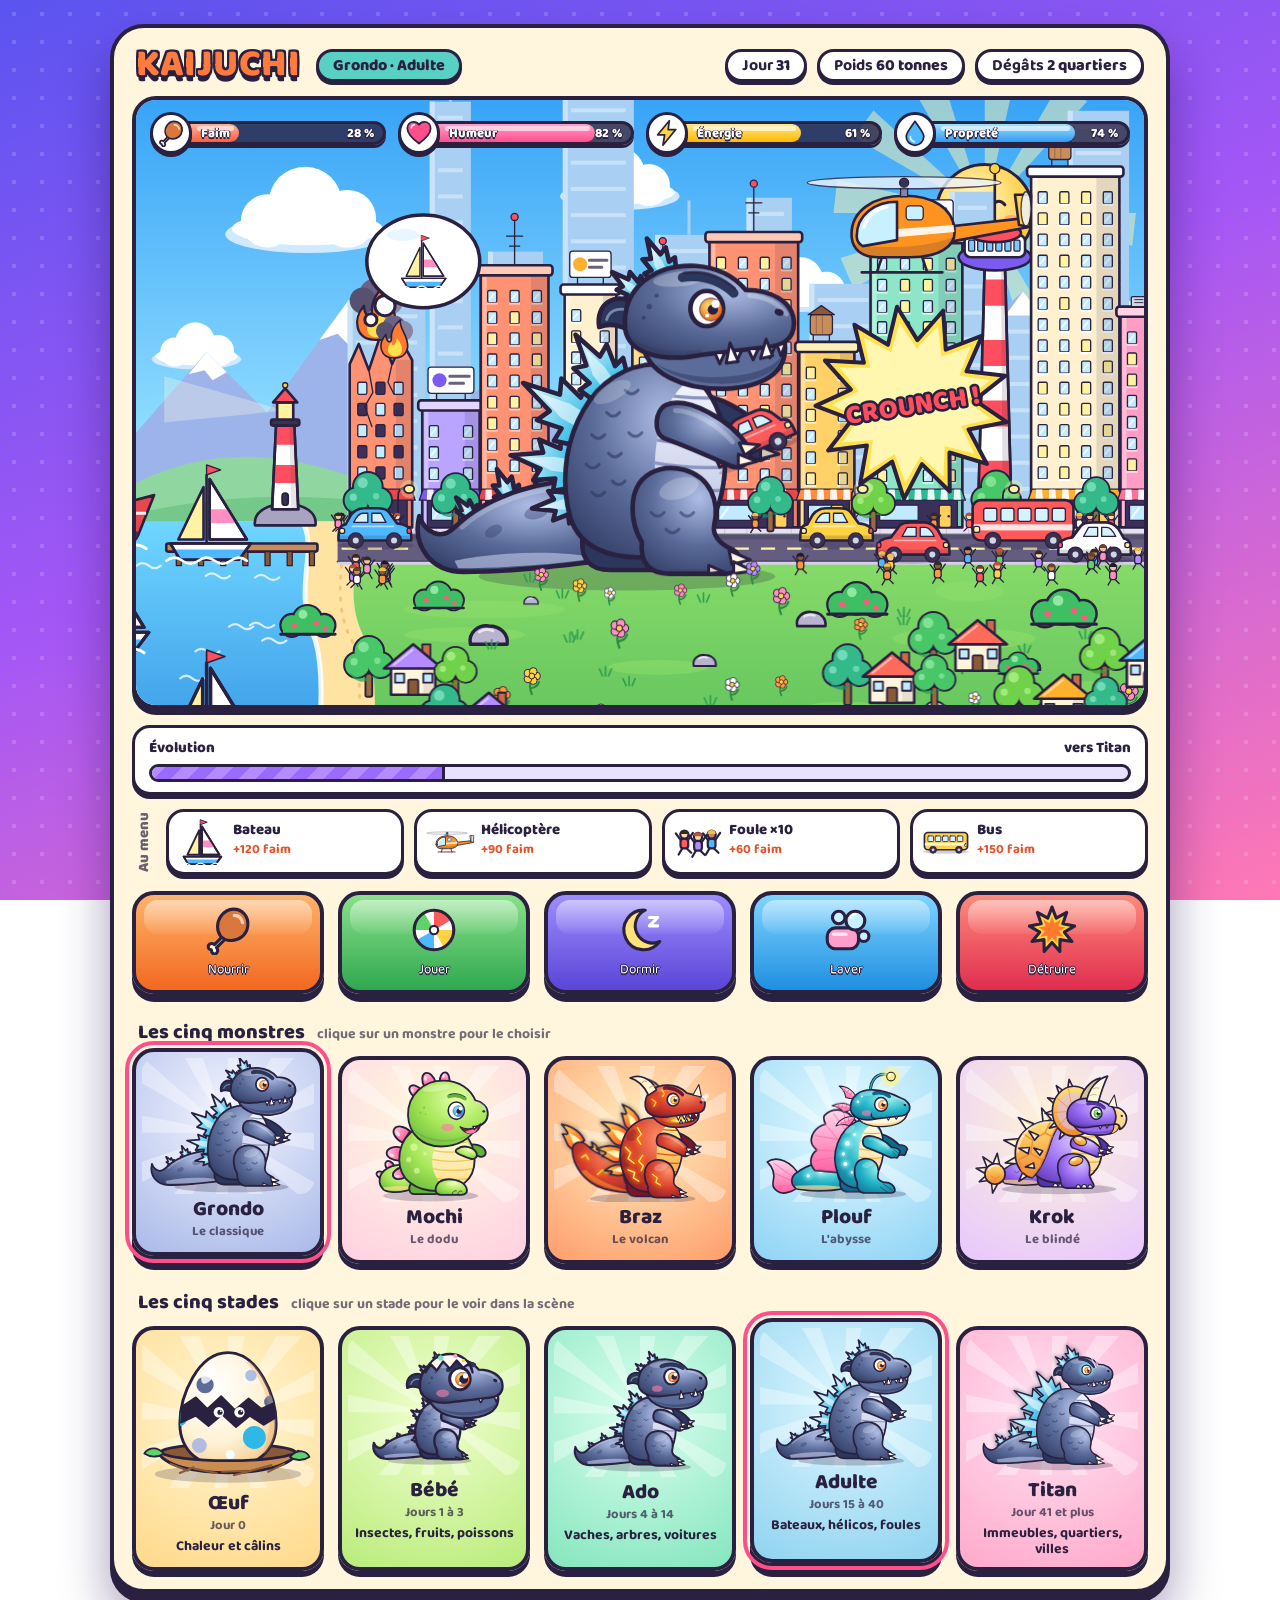
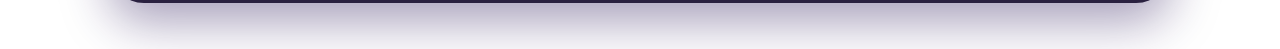
<file: maquette.html>
<!doctype html>
<html lang="fr">
<head>
<meta charset="utf-8">
<meta name="viewport" content="width=device-width,initial-scale=1">
<title>Kaijuchi — maquette</title>
<link rel="preconnect" href="https://fonts.googleapis.com">
<link href="https://fonts.googleapis.com/css2?family=Baloo+2:wght@600;700;800&display=swap" rel="stylesheet">
<style>
:root{--ink:#2a2140;--cream:#fff6dd;--k:1}
*{box-sizing:border-box}
body{margin:0;padding:24px 16px 56px;min-height:100vh;color:var(--ink);
  font-family:'Baloo 2','Fredoka','Trebuchet MS',system-ui,sans-serif;font-weight:600;
  background:radial-gradient(rgba(255,255,255,.16) 2px,transparent 2.6px) 0 0/28px 28px,linear-gradient(160deg,#5b54f0 0%,#a557f5 48%,#ff78b4 100%);background-attachment:fixed}
.app{max-width:1060px;margin:0 auto;background:var(--cream);border:4px solid var(--ink);border-radius:34px;padding:18px;
  box-shadow:0 10px 0 var(--ink),0 28px 50px rgba(30,10,80,.4)}
.top{display:flex;align-items:center;gap:10px;flex-wrap:wrap;margin:0 4px 12px}
.logo{font-weight:800;font-size:38px;line-height:1;color:#ff7a3d;letter-spacing:.5px;margin-right:6px;
  text-shadow:2px 0 var(--ink),-2px 0 var(--ink),0 2px var(--ink),0 -2px var(--ink),2px 2px var(--ink),-2px 2px var(--ink),2px -2px var(--ink),-2px -2px var(--ink),0 6px 0 var(--ink)}
.chip{background:#fff;border:3px solid var(--ink);border-radius:999px;padding:1px 14px;font-weight:700;font-size:16px;box-shadow:0 3px 0 var(--ink);white-space:nowrap}
.chip b{font-weight:800}
.chip.stage{background:var(--sc,#ffd166);font-weight:800}
.sp{flex:1}
.screen{position:relative;border:4px solid var(--ink);border-radius:24px;overflow:hidden;background:#8fdcff;box-shadow:0 6px 0 var(--ink)}
.screen>svg{display:block;width:100%;height:auto}
.gauges{position:absolute;left:14px;right:14px;top:12px;display:grid;grid-template-columns:repeat(4,minmax(0,1fr));gap:12px}
.gauge{display:flex;align-items:center}
.gauge .ic{width:42px;height:42px;border-radius:50%;background:#fff;border:3px solid var(--ink);display:grid;place-items:center;flex:none;z-index:1;box-shadow:0 3px 0 var(--ink)}
.gauge .ic svg{width:28px;height:28px}
.gauge .trk{flex:1;height:24px;margin-left:-12px;background:rgba(42,33,64,.78);border:3px solid var(--ink);border-radius:0 14px 14px 0;overflow:hidden;position:relative;box-shadow:0 3px 0 var(--ink)}
.gauge .fill{height:100%;background:linear-gradient(var(--g1),var(--g2));border-radius:0 9px 9px 0;position:relative}
.gauge .fill::after{content:"";position:absolute;left:14px;right:5px;top:2px;height:5px;border-radius:4px;background:rgba(255,255,255,.6)}
.gauge .lbl{position:absolute;inset:0;display:flex;align-items:center;justify-content:space-between;padding:0 9px 0 18px;font-size:13px;font-weight:800;color:#fff;text-shadow:0 2px 0 var(--ink),1px 0 var(--ink),-1px 0 var(--ink)}
.gauge.low .fill{animation:low 1s infinite}
@keyframes low{50%{filter:brightness(1.5)}}
.row{display:flex;gap:14px;align-items:stretch;margin-top:16px;flex-wrap:wrap}
.evo{flex:1 1 100%;background:#fff;border:3px solid var(--ink);border-radius:18px;padding:8px 14px 10px;box-shadow:0 4px 0 var(--ink)}
.evo .t{display:flex;justify-content:space-between;font-size:15px;font-weight:800}
.evo .bar{height:18px;border:3px solid var(--ink);border-radius:10px;background:#e9e2ff;overflow:hidden;margin-top:4px}
.evo .bar i{display:block;height:100%;background:repeating-linear-gradient(-45deg,#9b6bff 0 12px,#b58cff 12px 24px);border-right:3px solid var(--ink);transition:width .6s}
.tray{flex:1 1 100%;display:flex;gap:10px;align-items:center;flex-wrap:wrap}
.tray .tt{font-size:15px;font-weight:800;writing-mode:vertical-rl;transform:rotate(180deg);opacity:.7}
.food{flex:1 1 0;min-width:150px;background:#fff;border:3px solid var(--ink);border-radius:18px;padding:5px 8px;display:flex;align-items:center;gap:6px;box-shadow:0 4px 0 var(--ink)}
.food svg{width:50px;height:50px;flex:none;--k:1.5}
.food .n{font-size:15px;font-weight:800;line-height:1.05}
.food .v{font-size:13px;font-weight:700;color:#e2552c}
.actions{display:grid;grid-template-columns:repeat(5,minmax(0,1fr));gap:14px;margin-top:16px}
.btn{position:relative;border:4px solid var(--ink);border-radius:22px;background:linear-gradient(var(--b1),var(--b2));color:#fff;font:800 20px/1 inherit;font-family:inherit;
  padding:10px 4px 10px;display:flex;flex-direction:column;align-items:center;gap:4px;box-shadow:0 8px 0 var(--ink);cursor:pointer;
  text-shadow:0 2px 0 var(--ink),1px 0 var(--ink),-1px 0 var(--ink),0 -1px var(--ink);overflow:hidden}
.btn::before{content:"";position:absolute;left:8px;right:8px;top:5px;height:36%;border-radius:14px;background:linear-gradient(rgba(255,255,255,.5),rgba(255,255,255,.05))}
.btn:active{transform:translateY(6px);box-shadow:0 2px 0 var(--ink)}
.btn svg{width:50px;height:50px;position:relative}
.btn .lock{position:absolute;right:6px;top:6px;width:30px;height:30px;display:none}
.btn.locked{filter:saturate(.25) brightness(.9)}
.btn.locked .lock{display:block}
h2{font-size:20px;font-weight:800;margin:22px 6px 8px}
h2 small{font-size:14px;font-weight:700;opacity:.65;margin-left:8px}
.stages{display:grid;grid-template-columns:repeat(5,minmax(0,1fr));gap:14px}
.card{background:var(--cb);border:4px solid var(--ink);border-radius:22px;box-shadow:0 6px 0 var(--ink);padding:6px 6px 10px;text-align:center;cursor:pointer;transition:transform .15s,box-shadow .15s;position:relative}
.card:hover{transform:translateY(-3px);box-shadow:0 9px 0 var(--ink)}
.card.on{transform:translateY(-8px);box-shadow:0 14px 0 var(--ink);outline:4px solid #ff4f8b;outline-offset:3px}
.card svg{display:block;width:100%;height:auto;border-radius:14px}
.card .n{font-size:21px;font-weight:800;line-height:1.1;margin-top:4px}
.card .a{font-size:13px;font-weight:700;opacity:.7}
.card .m{font-size:14px;font-weight:700;line-height:1.15;margin-top:2px}
@media(max-width:760px){
  .gauges{position:static;grid-template-columns:repeat(2,minmax(0,1fr));padding:10px;background:#ffe9b0;border-bottom:4px solid var(--ink)}
  .gauge .lbl{white-space:nowrap}.gauge .lbl span:first-child{display:none}.gauge .lbl{justify-content:flex-end}
  .food{min-width:0;flex:1 1 40%}.food svg{width:40px;height:40px}.food .n{font-size:14px}
  .actions{gap:6px}.btn{font-size:11.5px;border-radius:14px;border-width:3px;padding:8px 0}.btn svg{width:34px;height:34px}
  .stages{grid-template-columns:repeat(3,minmax(0,1fr))}.logo{font-size:30px}.tray .tt{display:none}
}
/* dessin */
svg .o{stroke:var(--ink);stroke-width:calc(var(--k)*2.6px);stroke-linejoin:round;stroke-linecap:round}
svg .o2{stroke:var(--ink);stroke-width:calc(var(--k)*1.3px);stroke-linejoin:round;stroke-linecap:round}
svg .o3{stroke:var(--ink);stroke-width:calc(var(--k)*1.8px);stroke-linejoin:round;stroke-linecap:round}
svg .ol{stroke:var(--ink);stroke-width:calc(var(--lw,1)*5px);stroke-linejoin:round;stroke-linecap:round}
svg .ol2{stroke:var(--ink);stroke-width:calc(var(--lw,1)*3.2px);stroke-linejoin:round;stroke-linecap:round}
.prop{opacity:0;transition:opacity .5s;pointer-events:none}
svg[data-s=oeuf] .p-oeuf,svg[data-s=bebe] .p-bebe,svg[data-s=ado] .p-ado,svg[data-s=adulte] .p-adulte,svg[data-s=titan] .p-titan{opacity:1}
.breath{animation:breath 2.6s ease-in-out infinite;transform-origin:0 0}
@keyframes breath{50%{transform:scale(1.012,.978)}}
.nod{animation:nod 2.6s ease-in-out infinite;transform-origin:-30px 20px}
@keyframes nod{50%{transform:rotate(2deg)}}
.lid{transform-box:fill-box;transform-origin:50% 0;transform:scaleY(0);animation:blink 4.2s infinite}
@keyframes blink{0%,92%,100%{transform:scaleY(0)}95%,97%{transform:scaleY(1)}}
.wob{animation:wob 1.4s ease-in-out infinite;transform-origin:0 -10px}
@keyframes wob{0%,60%,100%{transform:rotate(0)}70%{transform:rotate(-5deg)}80%{transform:rotate(5deg)}90%{transform:rotate(-3deg)}}
.popin{animation:popin .55s cubic-bezier(.3,1.6,.5,1)}
@keyframes popin{0%{transform:scale(.6)}100%{transform:scale(1)}}
.drift{animation:drift 26s ease-in-out infinite alternate}
@keyframes drift{to{transform:translateX(70px)}}
.rays{animation:spin 60s linear infinite;transform-origin:842px 112px}
@keyframes spin{to{transform:rotate(360deg)}}
.bob{animation:bob 1.8s ease-in-out infinite}
@keyframes bob{50%{transform:translateY(-7px)}}
.rot{animation:rot .16s linear infinite;transform-box:fill-box;transform-origin:center}
@keyframes rot{50%{transform:scaleX(.35)}}
.run{animation:run .45s ease-in-out infinite}
@keyframes run{50%{transform:translateY(-2.5px)}}
.wv{animation:wv 3s ease-in-out infinite alternate}
@keyframes wv{to{transform:translateX(10px)}}
.smk{animation:smk 3.5s linear infinite;transform-box:fill-box;transform-origin:center}
@keyframes smk{0%{transform:translateY(0) scale(.6);opacity:0}20%{opacity:.85}100%{transform:translateY(-70px) scale(1.5);opacity:0}}
.flm{animation:flm .5s ease-in-out infinite alternate;transform-box:fill-box;transform-origin:50% 100%}
@keyframes flm{to{transform:scale(1.12,.86)}}
.flut{animation:flut .3s ease-in-out infinite alternate;transform-box:fill-box;transform-origin:center}
@keyframes flut{to{transform:scaleX(.45)}}
.fly{animation:fly 5s ease-in-out infinite alternate}
@keyframes fly{0%{transform:translate(0,0)}50%{transform:translate(24px,-22px)}100%{transform:translate(-14px,10px)}}
.beam{animation:beam .12s linear infinite alternate}
@keyframes beam{to{opacity:.8}}
.pulse{animation:pulse 1.2s ease-in-out infinite;transform-box:fill-box;transform-origin:center}
@keyframes pulse{50%{transform:scale(1.12)}}
.wig{animation:wig 1.8s ease-in-out infinite alternate;transform-origin:0 0}
@keyframes wig{from{transform:rotate(-5deg)}to{transform:rotate(5deg)}}
</style>
</head>
<body>
<div class="app">
  <div class="top">
    <div class="logo">KAIJUCHI</div>
    <div class="chip stage" id="c-stage">Ado</div>
    <div class="sp"></div>
    <div class="chip" id="c-day">Jour <b>12</b></div>
    <div class="chip" id="c-w">Poids <b>900 kg</b></div>
    <div class="chip" id="c-d">Dégâts <b>3 voitures</b></div>
  </div>
  <div class="screen">
    <div class="gauges" id="gauges"></div>
    <svg id="scene" viewBox="0 0 1000 600" data-s="ado"></svg>
  </div>
  <div class="row">
    <div class="evo"><div class="t"><span>Évolution</span><span id="e-next">vers Adulte</span></div><div class="bar"><i id="e-bar" style="width:64%"></i></div></div>
    <div class="tray" id="tray"></div>
  </div>
  <div class="actions" id="actions"></div>
  <h2>Les cinq monstres <small>clique sur un monstre pour le choisir</small></h2>
  <div class="stages" id="species"></div>
  <h2>Les cinq stades <small>clique sur un stade pour le voir dans la scène</small></h2>
  <div class="stages" id="stages"></div>
</div>
<script>
const L='#2a2140';
function mb(a){return()=>{a|=0;a=a+0x6D2B79F5|0;let t=Math.imul(a^a>>>15,1|a);t=t+Math.imul(t^t>>>7,61|t)^t;return((t^t>>>14)>>>0)/4294967296}}
const f=n=>(+n).toFixed(1),f2=n=>(+n).toFixed(2),IV='#fff8e1';
function star(cx,cy,R,r,n){let s='';for(let i=0;i<n*2;i++){const a=Math.PI*i/n-Math.PI/2,q=i%2?r:R;s+=f(cx+Math.cos(a)*q)+','+f(cy+Math.sin(a)*q)+' '}return s}

/* ---------- stades ---------- */
const ST={
 oeuf:{n:'Œuf',z:5,m:.8,next:'vers Bébé',evo:35,day:'0',w:'2 kg',dmg:'aucun',age:'Jour 0',col:'#ffd166',cb:'radial-gradient(circle at 50% 35%,#fff7d6,#ffd98a)',vb:'-150 -235 300 265',
  menu:[['flame','Chaleur','éclosion'],['heart','Câlins','+ humeur']],short:'Chaleur et câlins',bub:[660,300,'heart'],pop:[340,330,'TOC TOC']},
 bebe:{n:'Bébé',z:4,m:.78,next:'vers Ado',evo:48,day:'2',w:'12 kg',dmg:'1 pot de fleurs',age:'Jours 1 à 3',col:'#b6f06a',cb:'radial-gradient(circle at 50% 35%,#f1ffd0,#b9ec7a)',vb:'-185 -258 360 290',
  bs:.55,hs:.95,ss:.5,es:1.28,brow:-10,pup:.62,teeth:1,cheek:1,hat:1,
  menu:[['butterfly','Papillon','+5 faim'],['apple','Pomme','+10 faim'],['fish','Poisson','+15 faim'],['ladybug','Coccinelle','+4 faim']],short:'Insectes, fruits, poissons',bub:[650,255,'apple'],pop:[330,310,'MIAM !']},
 ado:{n:'Ado',z:2,m:.86,next:'vers Adulte',evo:64,day:'12',w:'900 kg',dmg:'3 voitures',age:'Jours 4 à 14',col:'#5fe0a2',cb:'radial-gradient(circle at 50% 35%,#dcfff0,#84e6bd)',vb:'-240 -332 440 360',
  bs:.78,hs:.96,ss:.75,es:1.1,brow:2,pup:.54,teeth:2,cheek:1,
  menu:[['cow','Vache','+30 faim'],['tree','Arbre','+20 faim'],['car','Voiture','+45 faim'],['lamp','Lampadaire','+12 faim']],short:'Vaches, arbres, voitures',bub:[690,190,'car'],pop:[300,235,'SCRONCH !']},
 adulte:{n:'Adulte',z:1,m:.92,next:'vers Titan',evo:30,day:'31',w:'60 tonnes',dmg:'2 quartiers',age:'Jours 15 à 40',col:'#58d0c3',cb:'radial-gradient(circle at 50% 35%,#dff7ff,#8fd3f0)',vb:'-290 -398 520 420',
  bs:1,hs:1,ss:1,es:1,brow:12,pup:.46,teeth:3,hold:1,
  menu:[['boat','Bateau','+120 faim'],['heli','Hélicoptère','+90 faim'],['crowd','Foule ×10','+60 faim'],['bus','Bus','+150 faim']],short:'Bateaux, hélicos, foules',bub:[285,160,'boat'],pop:[770,300,'CROUNCH !']},
 titan:{n:'Titan',z:.5,m:1,next:'stade final',evo:100,day:'58',w:'20 000 tonnes',dmg:'4 villes',age:'Jour 41 et plus',col:'#b59cff',cb:'radial-gradient(circle at 50% 35%,#ffe3f3,#ffa9c9)',vb:'-335 -440 590 475',
  bs:1.15,hs:.96,ss:1.35,es:.92,brow:20,slit:1,teeth:4,glow:1,scar:1,beam:1,
  menu:[['building','Immeuble','+800 faim'],['cargo','Cargo','+600 faim'],['district','Quartier','+2 500 faim']],short:'Immeubles, quartiers, villes',bub:null,pop:[250,140,'GRAOUUU !']}
};
const ORDER=['oeuf','bebe','ado','adulte','titan'];

/* ---------- petits objets ---------- */
function car(x,y,col,dir=1,sc=1){return `<g transform="translate(${x},${y}) scale(${dir*sc},${sc})">
<ellipse cx="0" cy="1" rx="38" ry="4" fill="${L}" opacity=".22"/>
<path class="o" d="M-35 -9 C-35 -18,-29 -20,-21 -21 L-13 -32 C-11 -35,-7 -36,-1 -36 L12 -36 C18 -36,22 -33,25 -29 L30 -20 C37 -19,37 -12,37 -7 L37 -4 L-35 -4 Z" fill="${col}"/>
<path d="M-33 -9 L36 -9 L36 -5 L-33 -5 Z" fill="${L}" opacity=".18"/>
<path class="o2" d="M-10 -22 L-5 -31 L4 -31 L4 -22 Z" fill="#d4f2ff"/><path class="o2" d="M8 -22 L8 -31 L13 -31 C16 -31,19 -28,22 -22 Z" fill="#d4f2ff"/>
<path d="M-18 -18 L24 -18" stroke="#fff" stroke-width="1.6" opacity=".55"/>
<rect class="o2" x="31" y="-16" width="5" height="5" rx="2" fill="#fff2a0"/><rect class="o2" x="-35" y="-16" width="4" height="5" rx="1.5" fill="#ff4f5e"/>
<circle class="o2" cx="-18" cy="-4" r="7.5" fill="#3a3152"/><circle cx="-18" cy="-4" r="3" fill="#cfd6e6"/>
<circle class="o2" cx="20" cy="-4" r="7.5" fill="#3a3152"/><circle cx="20" cy="-4" r="3" fill="#cfd6e6"/></g>`}
function bus(x,y,col,dir=1){let w='';for(let i=0;i<5;i++)w+=`<rect class="o2" x="${-42+i*17}" y="-36" width="13" height="13" rx="2" fill="#d4f2ff"/>`;
return `<g transform="translate(${x},${y}) scale(${dir},1)"><ellipse cx="0" cy="1" rx="54" ry="4" fill="${L}" opacity=".22"/>
<rect class="o" x="-50" y="-44" width="100" height="40" rx="8" fill="${col}"/><rect x="-49" y="-20" width="98" height="6" fill="#fff" opacity=".85"/>${w}
<rect class="o2" x="43" y="-18" width="6" height="6" rx="2" fill="#fff2a0"/>
<circle class="o2" cx="-30" cy="-4" r="8" fill="#3a3152"/><circle cx="-30" cy="-4" r="3.2" fill="#cfd6e6"/><circle class="o2" cx="30" cy="-4" r="8" fill="#3a3152"/><circle cx="30" cy="-4" r="3.2" fill="#cfd6e6"/></g>`}
const SKIN=['#ffd9b3','#f3c19a','#c98a5e','#8d5a3b'],SHIRT=['#ff5a5a','#ffd23f','#4db8ff','#5ed36a','#b58cff','#ff8fc0','#ffffff','#ff9a3c'],HAIR=['#3a2a1e','#6b4423','#f2c04a','#1d1a2b','#c9502e'];
const grp=a=>`<g class="run">${a.filter((_,i)=>i%2).join('')}</g><g class="run" style="animation-delay:-.22s">${a.filter((_,i)=>!(i%2)).join('')}</g>`;
function person(x,y,i,dir=1,sc=1){return `<g transform="translate(${f(x)},${f(y)}) scale(${dir*sc},${sc})"><g>
<path class="o2" d="M-1.5 -6 l-3.5 6 M1.5 -6 l4.5 4.5" fill="none"/>
<rect class="o2" x="-3.4" y="-14" width="6.8" height="8.6" rx="2.6" fill="${SHIRT[i%8]}"/>
<path class="o2" d="M-3 -12.5 l-4.5 -6 M3 -12.5 l4.5 -6.5" fill="none"/>
<circle class="o2" cx="0" cy="-17.5" r="3.6" fill="${SKIN[i%4]}"/><path d="M-3.6 -18 a3.6 3.6 0 0 1 7.2 0 Z" fill="${HAIR[i%5]}"/></g></g>`}
function tree(x,y,s=1,g=0){const C=[['#48c768','#2f9e52','#8ee89f'],['#6fd24a','#45a52f','#b0f08a'],['#34b98a','#1f8f6c','#7fe3c0']][g%3];
const b=[[-11,-30,12],[11,-30,12],[0,-43,14]];return `<g transform="translate(${x},${y}) scale(${s})"><rect class="o3" x="-3.2" y="-22" width="6.4" height="22" rx="1.5" fill="#9a6a3f"/>
${b.map(c=>`<circle class="o" cx="${c[0]}" cy="${c[1]}" r="${c[2]}" fill="${C[0]}"/>`).join('')}${b.map(c=>`<circle cx="${c[0]}" cy="${c[1]}" r="${c[2]-.6}" fill="${C[0]}"/>`).join('')}
<path d="M-18 -24 a12 12 0 0 0 22 4 a12 12 0 0 0 17 -6 a12 12 0 0 1 -12 8 l-16 0 a12 12 0 0 1 -11 -6z" fill="${C[1]}" opacity=".7"/>
<circle cx="-5" cy="-47" r="5" fill="${C[2]}" opacity=".8"/><circle cx="-14" cy="-33" r="3.5" fill="${C[2]}" opacity=".8"/><circle cx="8" cy="-34" r="3" fill="${C[2]}" opacity=".7"/></g>`}
function lamp(x,y){return `<g transform="translate(${x},${y})"><path class="o3" d="M0 0 v-36 q0 -9 9 -9" fill="none"/><rect class="o3" x="-2.5" y="-4" width="5" height="4" fill="#8a84a3"/><circle cx="11" cy="-43" r="9" fill="#fff2a0" opacity=".35"/><ellipse class="o3" cx="11" cy="-43" rx="5" ry="4" fill="#fff2a0"/></g>`}
function flower(x,y,col,s=1){let p='';for(let i=0;i<5;i++){const a=i*1.2566;p+=`<circle cx="${f(Math.cos(a)*4)}" cy="${f(-15+Math.sin(a)*4)}" r="3.2" fill="${col}" stroke="${L}" stroke-width=".8"/>`}
return `<g transform="translate(${x},${y}) scale(${s})"><path d="M0 0 q-3 -7 0 -13 M0 -5 q5 -1 6 -5" stroke="#2e8b3d" stroke-width="1.8" fill="none" stroke-linecap="round"/>${p}<circle cx="0" cy="-15" r="2.4" fill="#ffd23f" stroke="${L}" stroke-width=".8"/></g>`}
function tuft(x,y){return `<path d="M${x} ${y} l-3 -7 M${x+3} ${y} l0 -9 M${x+6} ${y} l3 -7" stroke="#2f9e52" stroke-width="1.6" fill="none" stroke-linecap="round"/>`}
function bush(x,y,s=1){const b=[[-14,-8,10],[0,-13,13],[15,-8,10]];return `<g transform="translate(${x},${y}) scale(${s})">${b.map(c=>`<circle class="o" cx="${c[0]}" cy="${c[1]}" r="${c[2]}" fill="#3fbf63"/>`).join('')}${b.map(c=>`<circle cx="${c[0]}" cy="${c[1]}" r="${c[2]-.6}" fill="#3fbf63"/>`).join('')}<rect x="-22" y="-8" width="45" height="8" fill="#3fbf63"/><path class="o" d="M-24 0 L25 0" /><circle cx="-4" cy="-18" r="4" fill="#8ee89f"/><circle cx="-12" cy="-8" r="2.4" fill="#ff5a7a"/><circle cx="8" cy="-10" r="2.4" fill="#ff5a7a"/><circle cx="16" cy="-5" r="2.2" fill="#ff5a7a"/></g>`}
function rock(x,y,s=1){return `<g transform="translate(${x},${y}) scale(${s})"><path class="o" d="M-14 0 C-16 -9,-8 -15,0 -14 C9 -14,15 -8,14 0 Z" fill="#b9b3cf"/><path d="M-8 -9 q6 -4 12 -1" stroke="#fff" stroke-width="2" fill="none" opacity=".7"/></g>`}
function house(x,y,col){return `<g transform="translate(${x},${y})"><rect class="o3" x="9" y="-50" width="8" height="16" fill="#c96b4a"/><rect class="o" x="-22" y="-27" width="44" height="27" fill="#fff4dc"/><rect x="10" y="-26" width="11" height="25" fill="${L}" opacity=".1"/>
<path class="o" d="M-29 -26 L0 -50 L29 -26 Z" fill="${col}"/><path d="M-20 -29 L0 -45" stroke="#fff" stroke-width="2" opacity=".5"/>
<rect class="o3" x="-5" y="-15" width="10" height="15" rx="1.5" fill="#8a5a36"/><rect class="o3" x="-18" y="-21" width="9" height="9" fill="#bfeaff"/><rect class="o3" x="10" y="-21" width="9" height="9" fill="#bfeaff"/></g>`}
function heli(x,y,sc=1,col='#ff9320',d=0){return `<g transform="translate(${x},${y}) scale(${sc})"><g class="bob" style="animation-delay:-${d}s">
<path class="o" d="M40 -6 L122 -15 L124 -6 L44 9 Z" fill="${col}"/><path class="o" d="M110 -38 L126 -38 L125 -6 L114 -8 Z" fill="#ffd23f"/>
<ellipse class="o2 rot" cx="121" cy="-24" rx="5" ry="17" fill="#eef3fb" opacity=".85"/>
<path class="o" d="M-52 4 C-54 -22,-30 -37,0 -37 C28 -37,48 -25,50 -4 C52 14,34 24,6 24 L-26 24 C-42 24,-51 16,-52 4 Z" fill="${col}"/>
<path d="M-50 10 C-30 16,20 16,49 4 C48 16,32 23,6 23 L-26 23 C-40 23,-48 18,-50 10 Z" fill="${L}" opacity=".18"/>
<path d="M-6 -4 L49 -8 L50 -1 L-6 4 Z" fill="#fff" opacity=".9"/>
<path class="o" d="M-47 3 C-47 -18,-29 -31,-7 -31 L-7 7 L-41 13 C-45 11,-47 7,-47 3 Z" fill="#c9f0ff"/><path d="M-40 -6 C-36 -17,-28 -24,-17 -26" stroke="#fff" stroke-width="3.5" fill="none" stroke-linecap="round" opacity=".9"/>
<rect class="o2" x="2" y="-27" width="17" height="14" rx="3.5" fill="#c9f0ff"/>
<path class="o" d="M-42 39 L38 39 M-22 24 L-27 39 M18 24 L23 39" fill="none"/><rect class="o2" x="-3.5" y="-48" width="7" height="12" fill="#8a84a3"/>
<ellipse class="rot" cx="0" cy="-50" rx="96" ry="6" fill="#eef3fb" opacity=".8" stroke="${L}" stroke-width="1.4"/><circle class="o2" cx="0" cy="-50" r="4.5" fill="#3a3152"/></g></g>`}
function cargo(x,y,sc=1,seed=3){const R=mb(seed);let c='';const cc=['#ffd23f','#4db8ff','#5ed36a','#ff8fc0','#ff9a3c','#b58cff','#fff'];
for(let r=0;r<3;r++)for(let i=0;i<7;i++){if(r==2&&R()<.45)continue;c+=`<rect class="o2" x="${-68+i*27}" y="${-50-r*15}" width="26" height="15" fill="${cc[Math.floor(R()*7)]}"/><path d="M${-62+i*27} ${-47-r*15} v9 M${-55+i*27} ${-47-r*15} v9 M${-48+i*27} ${-47-r*15} v9" stroke="${L}" stroke-width=".8" opacity=".35"/>`}
return `<g transform="translate(${x},${y}) scale(${sc})">
<circle class="smk" cx="-104" cy="-126" r="9" fill="#e8e3f5"/><circle class="smk" style="animation-delay:-1.7s" cx="-100" cy="-126" r="7" fill="#e8e3f5"/>
<rect class="o" x="-112" y="-116" width="16" height="26" fill="#ffd23f"/><rect x="-112" y="-110" width="16" height="6" fill="#ff4f5e"/>
<rect class="o" x="-128" y="-92" width="48" height="58" fill="#fff"/><rect class="o" x="-132" y="-98" width="56" height="9" rx="2" fill="#dfe6f5"/>
<rect class="o2" x="-123" y="-84" width="38" height="9" fill="#7cc8ff"/><rect class="o2" x="-123" y="-68" width="8" height="8" fill="#7cc8ff"/><rect class="o2" x="-110" y="-68" width="8" height="8" fill="#7cc8ff"/><rect class="o2" x="-97" y="-68" width="8" height="8" fill="#7cc8ff"/>
${c}
<path class="o" d="M-140 -36 L128 -36 L158 -44 L142 -4 C138 4,132 8,122 8 L-122 8 C-132 8,-138 2,-140 -6 Z" fill="#e5484d"/>
<path d="M-140 -8 L143 -8 L141 -3 C137 4,132 7,122 7 L-122 7 C-131 7,-137 3,-140 -6 Z" fill="#3a3152"/><path d="M-139 -26 L150 -26" stroke="#fff" stroke-width="3" opacity=".9"/>
<circle class="o2" cx="120" cy="-18" r="3" fill="#fff"/><circle class="o2" cx="100" cy="-18" r="3" fill="#fff"/><circle class="o2" cx="80" cy="-18" r="3" fill="#fff"/>
<path d="M-150 9 q10 -7 20 0 q10 7 20 0 q10 -7 20 0 q10 7 20 0 q10 -7 20 0 q10 7 20 0 q10 -7 20 0 q10 7 20 0 q10 -7 20 0 q10 7 20 0 q10 -7 20 0 q10 7 20 0 q10 -7 20 0 q10 7 20 0 q10 -7 20 0" stroke="#fff" stroke-width="3" fill="none" stroke-linecap="round"/></g>`}
function sail(x,y,sc=1,col='#ff8fc0'){return `<g transform="translate(${x},${y}) scale(${sc})"><g class="bob" style="animation-duration:3s">
<path class="o" d="M0 -8 L0 -78" fill="none"/><path class="o" d="M3 -74 L3 -14 L40 -14 Z" fill="#fff"/><path d="M3 -44 L3 -30 L30 -30 L21 -44 Z" fill="${col}"/><path class="o" d="M3 -74 L3 -14 L40 -14 Z" fill="none"/>
<path class="o" d="M-3 -66 L-3 -14 L-28 -14 Z" fill="#fff2a0"/><path class="o2" d="M0 -78 L14 -83 L0 -88 Z" fill="#ff4f5e"/>
<path class="o" d="M-36 -10 L44 -10 L32 6 L-26 6 Z" fill="#fff"/><path d="M-33 -4 L40 -4 L32 5 L-26 5 Z" fill="#4db8ff"/><path class="o" d="M-36 -10 L44 -10 L32 6 L-26 6 Z" fill="none"/>
<path d="M-40 7 q8 -6 16 0 q8 6 16 0 q8 -6 16 0 q8 6 16 0 q8 -6 16 0" stroke="#fff" stroke-width="2.5" fill="none" stroke-linecap="round"/></g></g>`}
function lighthouse(x,y){return `<g transform="translate(${x},${y})"><path d="M0 -112 L-120 -146 L-120 -100 Z" fill="#fffbe0" opacity=".3"/>
<path class="o" d="M-30 2 C-32 -12,-16 -20,2 -19 C20 -19,32 -10,30 2 Z" fill="#a9a3c2"/>
<path class="o" d="M-13 -14 L-9 -98 L9 -98 L13 -14 Z" fill="#fff"/><path d="M-12 -40 L12 -40 L11 -58 L-11 -58 Z M-10 -78 L10 -78 L9 -96 L-9 -96 Z" fill="#ff4f5e"/><path d="M4 -97 L9 -97 L12 -15 L6 -15 Z" fill="${L}" opacity=".12"/>
<path class="o" d="M-13 -14 L-9 -98 L9 -98 L13 -14 Z" fill="none"/><rect class="o3" x="-3" y="-30" width="6" height="12" rx="3" fill="#3a3152"/>
<rect class="o" x="-14" y="-103" width="28" height="6" rx="2" fill="#3a3152"/><rect class="o" x="-8" y="-120" width="16" height="17" fill="#fff2a0"/><path class="o" d="M-12 -120 L0 -134 L12 -120 Z" fill="#ff4f5e"/><circle class="o2" cx="0" cy="-137" r="2.5" fill="#ffd23f"/></g>`}
function cow(x,y,sc=1,dir=1){return `<g transform="translate(${x},${y}) scale(${dir*sc},${sc})"><ellipse cx="0" cy="1" rx="36" ry="4" fill="${L}" opacity=".2"/>
<path class="o3" d="M30 -30 q10 4 8 16" fill="none"/><ellipse class="o3" cx="38" cy="-12" rx="3" ry="4" fill="#3a3152"/>
<rect class="o" x="-22" y="-14" width="8" height="14" rx="3" fill="#fff"/><rect class="o" x="16" y="-14" width="8" height="14" rx="3" fill="#fff"/>
<rect class="o" x="-28" y="-40" width="60" height="30" rx="14" fill="#fff"/>
<path d="M-6 -39 c8 0 12 6 9 12 c-3 5 -12 4 -13 -3 c-1 -5 0 -9 4 -9z M16 -24 c6 -2 12 2 12 8 c0 3 -3 5 -8 5 c-6 0 -9 -9 -4 -13z" fill="#3a3152"/>
<ellipse class="o3" cx="8" cy="-9" rx="7" ry="4.5" fill="#ffb3c7"/>
<rect class="o" x="-12" y="-14" width="8" height="14" rx="3" fill="#fff"/><rect class="o" x="24" y="-14" width="8" height="14" rx="3" fill="#fff"/>
<path class="o3" d="M-40 -52 q-6 -6 -3 -12 M-24 -52 q6 -6 3 -12" fill="none"/><ellipse class="o3" cx="-45" cy="-45" rx="6" ry="3.5" fill="#fff" transform="rotate(-25 -45 -45)"/><ellipse class="o3" cx="-19" cy="-45" rx="6" ry="3.5" fill="#3a3152" transform="rotate(25 -19 -45)"/>
<rect class="o" x="-44" y="-52" width="24" height="26" rx="10" fill="#fff"/><path d="M-32 -52 c6 0 12 4 12 12 c-6 0 -10 -4 -12 -12z" fill="#3a3152"/>
<ellipse class="o3" cx="-33" cy="-27" rx="12" ry="8" fill="#ffb3c7"/><circle cx="-37" cy="-27" r="1.7" fill="${L}"/><circle cx="-29" cy="-27" r="1.7" fill="${L}"/>
<circle cx="-38" cy="-41" r="3.6" fill="#fff" stroke="${L}" stroke-width="1"/><circle cx="-38.5" cy="-41" r="1.7" fill="${L}"/><circle cx="-27" cy="-41" r="3.6" fill="#fff" stroke="${L}" stroke-width="1"/><circle cx="-27.5" cy="-41" r="1.7" fill="${L}"/></g>`}
function butterfly(x,y,col,col2,sc=1){return `<g transform="translate(${x},${y}) scale(${sc})"><g class="flut">
<path class="o3" d="M0 -2 C-8 -22,-26 -22,-24 -6 C-23 2,-10 4,0 2 Z" fill="${col}"/><path class="o3" d="M0 -2 C8 -22,26 -22,24 -6 C23 2,10 4,0 2 Z" fill="${col}"/>
<path class="o3" d="M0 2 C-8 4,-20 6,-17 15 C-14 22,-3 16,0 8 Z" fill="${col2}"/><path class="o3" d="M0 2 C8 4,20 6,17 15 C14 22,3 16,0 8 Z" fill="${col2}"/>
<circle cx="-14" cy="-9" r="3.5" fill="#fff" opacity=".8"/><circle cx="14" cy="-9" r="3.5" fill="#fff" opacity=".8"/></g>
<ellipse class="o3" cx="0" cy="3" rx="2.6" ry="11" fill="#3a3152"/><path class="o2" d="M-1 -8 q-4 -8 -8 -8 M1 -8 q4 -8 8 -8" fill="none"/></g>`}
function apple(x,y,sc=1){return `<g transform="translate(${x},${y}) scale(${sc})"><ellipse cx="0" cy="1" rx="16" ry="3.5" fill="${L}" opacity=".2"/>
<path class="o3" d="M1 -26 q2 -8 8 -9" fill="none"/><path class="o3" d="M4 -30 C10 -38,20 -36,22 -32 C16 -26,8 -26,4 -30 Z" fill="#5ed36a"/>
<path class="o" d="M0 -26 C-8 -32,-20 -26,-19 -13 C-18 -2,-9 3,0 0 C9 3,18 -2,19 -13 C20 -26,8 -32,0 -26 Z" fill="#ff4f5e"/>
<path d="M12 -22 C17 -18,17 -6,9 -1 C14 -8,15 -16,12 -22Z" fill="#c22b45" opacity=".6"/><ellipse cx="-9" cy="-18" rx="4" ry="6" fill="#fff" opacity=".7" transform="rotate(25 -9 -18)"/></g>`}
function fish(x,y,sc=1){return `<g transform="translate(${x},${y}) scale(${sc})"><path class="o" d="M-16 0 L-32 -12 L-30 0 L-32 12 Z" fill="#ff9a3c"/><path class="o3" d="M-4 -10 C2 -20,12 -18,12 -10 Z" fill="#ff9a3c"/>
<path class="o" d="M-20 0 C-10 -16,14 -16,24 0 C14 16,-10 16,-20 0 Z" fill="#ffb347"/><path d="M-8 -8 C-4 -2,-4 2,-8 8 M0 -10 C4 -3,4 3,0 10" stroke="#fff" stroke-width="2.5" fill="none" opacity=".85"/>
<path d="M-16 4 C-6 12,12 12,22 2 C14 14,-8 14,-16 4Z" fill="#e2702a" opacity=".6"/><circle cx="14" cy="-3" r="4" fill="#fff" stroke="${L}" stroke-width="1.2"/><circle cx="15" cy="-3" r="2" fill="${L}"/></g>`}
function ladybug(x,y,sc=1){return `<g transform="translate(${x},${y}) scale(${sc})"><path class="o2" d="M-10 -2 l-5 4 M0 -1 l0 5 M10 -2 l5 4" fill="none"/><circle class="o3" cx="13" cy="-9" r="6" fill="#3a3152"/><circle cx="15" cy="-11" r="1.5" fill="#fff"/>
<path class="o" d="M-15 -2 C-15 -22,13 -22,13 -2 Z" fill="#ff4f5e"/><path class="o2" d="M-1 -17 L-1 -2" fill="none"/><circle cx="-8" cy="-9" r="2.6" fill="#3a3152"/><circle cx="5" cy="-8" r="2.6" fill="#3a3152"/><circle cx="-3" cy="-13.5" r="1.8" fill="#3a3152"/><path d="M-11 -11 q3 -6 8 -7" stroke="#fff" stroke-width="2" fill="none" opacity=".7"/></g>`}

/* ---------- immeubles ---------- */
const PAL=[['#ff9ec4','#ffd3e4','#ff6f9c'],['#ffd166','#fff0b8','#ff8c42'],['#b9a4ff','#e0d6ff','#7c5cf0'],['#8ee6c9','#cff8ea','#2fb894'],['#ff9273','#ffc9b8','#e5484d'],['#7cc8ff','#cbeaff','#2f8fe0'],['#fff1d0','#ffffff','#ffb02e'],['#ff7e8a','#ffc4ca','#c2305a']];
function building(x,w,h,c,R,shop=true){let s=`<g transform="translate(${f(x)},-46)"><rect class="o" x="0" y="${-h}" width="${f(w)}" height="${h}" fill="${c[0]}"/>`;
 const n=Math.max(2,Math.floor((w-10)/17)),ww=9,gap=(w-14-n*ww)/(n-1);
 for(let y=-h+16;y<(shop?-48:-16);y+=21)for(let i=0;i<n;i++){const lit=R()<.28,wx=7+i*(ww+gap);
  s+=`<rect class="o2" x="${f(wx)}" y="${y}" width="${ww}" height="12" rx="1.5" fill="${lit?'#fff2a0':'#c4ecff'}"/>`+(lit?'':`<path d="M${f(wx+1.5)} ${y+9} l5 -6" stroke="#fff" stroke-width="1.5" opacity=".85"/>`)+`<rect x="${f(wx-1)}" y="${y+12}" width="${ww+2}" height="2" fill="${c[1]}"/>`}
 s+=`<rect x="${f(w*.74)}" y="${-h+1}" width="${f(w*.26-1)}" height="${h-2}" fill="${L}" opacity=".13"/><rect x="2" y="${-h+2}" width="4" height="${h-4}" fill="#fff" opacity=".35"/>`;
 if(shop){s+=`<rect class="o2" x="5" y="-27" width="${f(w-10)}" height="27" fill="#3b2f5c"/><rect class="o2" x="9" y="-22" width="${f(w*.42)}" height="15" fill="#bfeaff"/><path d="M11 -9 l8 -11" stroke="#fff" stroke-width="2" opacity=".8"/>
  <rect class="o2" x="${f(w-23)}" y="-22" width="12" height="22" rx="2" fill="#ffcf5c"/><circle cx="${f(w-13.5)}" cy="-11" r="1.2" fill="${L}"/><path class="o2" d="M1 -38 L${f(w-1)} -38 L${f(w+3)} -27 L-3 -27 Z" fill="${c[2]}"/>`;
  for(let i=5;i<w-8;i+=13)s+=`<path d="M${i} -37.5 l6 0 l.8 10 l-7.4 0 Z" fill="#fff" opacity=".9"/>`}
 s+=`<rect class="o" x="-4" y="${-h-9}" width="${f(w+8)}" height="10" rx="3" fill="${c[1]}"/>`;
 const t=R(),tx=w*.2;
 if(t<.24)s+=`<path class="o2" d="M${f(tx+3)} ${-h-9} v-8 M${f(tx+19)} ${-h-9} v-8" fill="none"/><rect class="o2" x="${f(tx)}" y="${-h-36}" width="22" height="20" rx="3" fill="#c98d5a"/><path d="M${f(tx+6)} ${-h-35} v18 M${f(tx+12)} ${-h-35} v18" stroke="${L}" stroke-width=".8" opacity=".4"/><path class="o2" d="M${f(tx-2)} ${-h-36} l13 -9 l13 9 Z" fill="#8a5a36"/>`;
 else if(t<.46)s+=`<path class="o2" d="M${f(w/2)} ${-h-9} v-46 M${f(w/2-8)} ${-h-38} h16 M${f(w/2-5)} ${-h-28} h10" fill="none"/><circle class="o2" cx="${f(w/2)}" cy="${-h-57}" r="3.5" fill="#ff4f5e"/>`;
 else if(t<.68)s+=`<path class="o2" d="M${f(w*.25)} ${-h-9} v-8 M${f(w*.75)} ${-h-9} v-8" fill="none"/><rect class="o2" x="${f(w*.1)}" y="${-h-42}" width="${f(w*.8)}" height="26" rx="3" fill="#fff"/><circle cx="${f(w*.3)}" cy="${-h-29}" r="7" fill="${c[2]}"/><path d="M${f(w*.48)} ${-h-33} h${f(w*.34)} M${f(w*.48)} ${-h-26} h${f(w*.24)}" stroke="${L}" stroke-width="3" stroke-linecap="round" opacity=".7"/>`;
 else if(t<.84)s+=`<rect class="o2" x="${f(w*.52)}" y="${-h-26}" width="21" height="17" fill="#eee9f8"/><rect x="${f(w*.52+4)}" y="${-h-20}" width="8" height="11" fill="#3b2f5c"/><rect class="o2" x="${f(w*.12)}" y="${-h-19}" width="15" height="10" rx="1.5" fill="#cfd6e6"/><path d="M${f(w*.12+3)} ${-h-16} h9 M${f(w*.12+3)} ${-h-13} h9" stroke="${L}" stroke-width=".9"/>`;
 else s+=`<circle class="o2" cx="${f(w*.3)}" cy="${-h-17}" r="9" fill="#48c768"/><circle class="o2" cx="${f(w*.55)}" cy="${-h-20}" r="11" fill="#6fd24a"/><circle class="o2" cx="${f(w*.78)}" cy="${-h-16}" r="8" fill="#48c768"/>`;
 return s+'</g>'}
function ruin(x,w,h,c){let s=`<g transform="translate(${x},-46)"><path class="o" d="M0 0 L0 ${-h+34} L9 ${-h+14} L19 ${-h+40} L31 ${-h+4} L42 ${-h+34} L52 ${-h+12} L${w} ${-h+30} L${w} 0 Z" fill="${c[0]}"/>`;
 for(let y=-h+52;y<-46;y+=21)for(let i=0;i<3;i++)s+=`<rect class="o2" x="${8+i*18}" y="${y}" width="9" height="12" rx="1.5" fill="${(i+y)%2?'#3b2f5c':'#c4ecff'}"/>`;
 s+=`<path class="o2" d="M19 ${-h+40} l4 22 l-8 14 l7 20 M42 ${-h+34} l-4 18 l6 12" fill="none"/><rect x="${w*.74}" y="${-h+30}" width="${w*.26-1}" height="${h-31}" fill="${L}" opacity=".13"/>
 <rect class="o2" x="5" y="-27" width="${w-10}" height="27" fill="#3b2f5c"/><path class="o2" d="M1 -38 L${w-1} -38 L${w+3} -27 L-3 -27 Z" fill="${c[2]}"/></g>`;return s}
function fire(x,y,sc=1){return `<g transform="translate(${x},${y}) scale(${sc})"><circle class="smk" cx="0" cy="-34" r="13" fill="#6b6385"/><circle class="smk" style="animation-delay:-1.2s" cx="10" cy="-30" r="11" fill="#8a84a3"/><circle class="smk" style="animation-delay:-2.4s" cx="-10" cy="-30" r="10" fill="#57506f"/>
<g class="flm"><path class="o3" d="M0 0 C-16 0,-18 -16,-9 -26 C-9 -18,-4 -16,-3 -20 C-4 -30,2 -38,7 -42 C5 -32,16 -26,15 -12 C14 -4,8 0,0 0 Z" fill="#ff7a2e"/><path d="M1 -2 C-8 -2,-9 -12,-3 -17 C-2 -12,2 -13,3 -22 C8 -16,10 -10,8 -6 C7 -3,4 -2,1 -2 Z" fill="#ffe14d"/></g></g>`}

/* ---------- le monde ---------- */
function world(){const R=mb(11);let b='',fg='';
 // sol, plage, mer
 b+=`<rect x="-360" y="-52" width="1500" height="362" fill="url(#gGrass)"/>`;
 for(let i=0;i<40;i++)b+=`<ellipse cx="${f(-250+R()*1500)}" cy="${f(10+R()*300)}" rx="${f(30+R()*50)}" ry="${f(5+R()*6)}" fill="#8fe06a" opacity=".5"/>`;
 b+=`<path d="M-420 -52 L-290 -52 C-270 -20,-300 20,-270 70 C-250 140,-280 240,-270 310 L-420 310 Z" fill="#ffe3a3"/><path d="M-300 -52 C-285 -20,-312 20,-284 70 C-266 140,-296 240,-286 310" stroke="#f0c878" stroke-width="3" fill="none" stroke-dasharray="2 9" stroke-linecap="round"/>`;
 b+=`<path d="M-1100 -52 L-335 -52 C-318 -22,-346 14,-322 66 C-304 130,-336 240,-326 310 L-1100 310 Z" fill="url(#gSea)"/><path d="M-335 -52 C-318 -22,-346 14,-322 66 C-304 130,-336 240,-326 310" stroke="#fff" stroke-width="5" fill="none" opacity=".85" stroke-linecap="round"/>`;
 b+='<g class="wv">';for(let i=0;i<70;i++){const x=-1060+R()*690,y=-38+R()*300;b+=`<path transform="translate(${f(x)},${f(y)})" d="M0 0 q6 -5 12 0 q6 5 12 0" stroke="#fff" stroke-width="2.2" fill="none" opacity=".75" stroke-linecap="round"/>`}b+='</g>';
 // ligne d'horizon au loin
 for(let x=-290;x<1090;){const w=40+R()*50,h=190+R()*240;b+=`<rect x="${f(x)}" y="${f(-52-h)}" width="${f(w)}" height="${f(h)}" fill="#a9d0f2"/><rect x="${f(x)}" y="${f(-52-h)}" width="5" height="${f(h)}" fill="#c9e4fa"/>`;
  for(let y=-52-h+14;y<-70;y+=26)b+=`<rect x="${f(x+8)}" y="${f(y)}" width="${f(w-16)}" height="4" fill="#cfe7fb" opacity=".8"/>`;if(R()<.3)b+=`<path d="M${f(x+w/2)} ${f(-52-h)} v-34" stroke="#a9d0f2" stroke-width="3"/>`;x+=w+R()*26}
 // trottoir et route
 b+=`<rect x="-300" y="-52" width="1440" height="13" fill="#e6e0f2"/><path d="M-300 -39.5 H1140" stroke="${L}" stroke-width="1" opacity=".5"/>`;
 for(let x=-290;x<1100;x+=22)b+=`<path d="M${x} -52 v12" stroke="${L}" stroke-width=".6" opacity=".25"/>`;
 b+=`<rect x="-300" y="-39" width="1440" height="27" fill="#655d80"/><rect x="-300" y="-39" width="1440" height="5" fill="#575071"/><path d="M-296 -25 H1140" stroke="#fff3a6" stroke-width="2.2" stroke-dasharray="14 12"/><path class="o3" d="M-300 -12 H1140" fill="none"/><rect x="-300" y="-12" width="1440" height="3" fill="#d6cfe6"/>`;
 // jetée et phare
 b+=`<rect class="o" x="-470" y="-30" width="150" height="8" rx="2" fill="#c98d5a"/>`;for(let x=-460;x<-325;x+=22)b+=`<rect class="o2" x="${x}" y="-22" width="5" height="14" fill="#8a5a36"/>`;
 b+=lighthouse(-352,-50);
 // immeubles
 b+=ruin(-288,62,196,PAL[4]);
 let i=0;for(let x=-216;x<1070;){if(x>312&&x<372){b+=tower(352);x=388;continue}
  const w=50+R()*44,h=Math.round(110+R()*200+(R()<.2?70:0));b+=building(x,w,h,PAL[(i*3+Math.floor(R()*3))%8],R);i++;x+=w+(R()<.3?16:1)}
 b+=wheel(840);
 // arbres, lampadaires, passants du trottoir
 for(let x=-270;x<1080;x+=70+R()*60)b+=tree(x,-42,.85+R()*.3,Math.floor(R()*3));
 for(let x=-240;x<1080;x+=150)b+=lamp(x,-41);
 const ps=[];for(let k=0;k<26;k++){const x=100+R()*950;ps.push(person(x,-41,k,R()<.8?1:-1,.9))}
 for(let k=0;k<5;k++)ps.push(person(-300+R()*60,-41,k+3,-1,.9));b+=grp(ps);
 // véhicules
 b+=car(-262,-29,'#4db8ff',-1)+car(196,-29,'#ffd23f',-1)+bus(380,-29,'#ff5a5a',-1)+car(560,-29,'#b58cff',-1)+car(720,-29,'#5ed36a',-1)+car(905,-29,'#ff8fc0',-1);
 b+=car(-150,-15,'#ff9a3c',1)+car(270,-15,'#ff5a5a',1)+car(450,-15,'#fff',1)+car(640,-15,'#4db8ff',1)+bus(800,-15,'#ffd23f',1)+car(980,-15,'#5ed36a',1);
 // bateaux
 b+=cargo(-640,-34,1,3)+cargo(-930,-40,.7,8)+sail(-430,-20,1,'#ff8fc0')+sail(-540,70,1.2,'#5ed36a')+sail(-800,130,1.3,'#ffd23f')+sail(-960,40,1,'#b58cff')+sail(-430,190,1.3,'#ff9a3c')+sail(-700,240,1.4,'#ff8fc0');
 // hélicoptères
 b+=heli(262,-338,1,'#ff9320',0)+heli(-700,-330,1.5,'#4db8ff',.6)+heli(720,-700,1.5,'#ff5a8a',1.1);
 // dégâts
 b+=`<g class="prop p-adulte p-titan">${fire(-262,-232,1.3)}${fire(-244,-214,.9)}</g><g class="prop p-titan">${fire(900,-190,2.6)}${fire(980,-150,2.2)}${fire(640,-170,2)}</g>`;
 // passants sur l'herbe
 const pb=[],pf=[];for(let k=0;k<22;k++){const x=150+R()*420,y=-8+R()*22;(y<0?pb:pf).push(person(x,y,k+2,1))}
 for(let k=0;k<8;k++){const x=-250-R()*40,y=2+R()*14;pf.push(person(x,y,k,-1))}
 b+=grp(pb);fg+=grp(pf);
 // premier plan
 fg+=flower(-98,16,'#ff8fc0')+flower(92,22,'#fff')+flower(-60,27,'#ffd23f')+flower(112,10,'#b58cff')+tuft(-80,24)+tuft(60,28)+tuft(-112,8)+rock(-108,30,.5)+flower(40,30,'#ff8fc0',.9)+flower(-30,31,'#fff',.8);
 fg+=bush(-200,34)+bush(215,40,1.2)+rock(170,52)+rock(-150,70,1.3)+bush(-330,60,1.1)+bush(420,50,1.3);
 for(let k=0;k<150;k++){const x=-255+R()*1320,y=36+R()*235;if(Math.abs(x)<120&&y<60)continue;const t=R();fg+=t<.45?flower(x,y,['#ff8fc0','#fff','#ffd23f','#b58cff','#ff9a3c'][k%5],.8+R()*.5):t<.85?tuft(x,y):rock(x,y,.4+R()*.5)}
 const HP=[[-225,120],[-150,168],[-245,222],[-90,236],[250,128],[335,96],[420,150],[300,196],[505,112],[590,170],[470,232],[680,118],[765,190],[640,242],[860,128],[945,196],[1020,120],[20,214],[150,230],[840,250]];
 HP.sort((a,b2)=>a[1]-b2[1]).forEach((p,k)=>{fg+=tree(p[0]-44,p[1]+2,1.05,k)+house(p[0],p[1],['#ff6b5a','#4db8ff','#ffb02e','#b58cff','#5ed36a'][k%5])+(k%2?tree(p[0]+42,p[1]+4,.9,k+1):bush(p[0]+40,p[1]+3,.8))});
 return [b,fg]}
function tower(x){let s=`<g transform="translate(${x},-46)"><path class="o" d="M-17 0 L-10 -262 L10 -262 L17 0 Z" fill="#fff"/>`;
 for(let y=-40;y>-250;y-=60){const a=17-(-y)*7/262,b2=17-(-y+26)*7/262;s+=`<path d="M${f(-a)} ${y} L${f(a)} ${y} L${f(b2)} ${y-26} L${f(-b2)} ${y-26} Z" fill="#ff4f5e"/>`}
 s+=`<path d="M6 -260 L10 -260 L16 -1 L8 -1 Z" fill="${L}" opacity=".14"/><path class="o" d="M-17 0 L-10 -262 L10 -262 L17 0 Z" fill="none"/>
 <ellipse class="o" cx="0" cy="-268" rx="36" ry="13" fill="#7c5cf0"/><rect class="o" x="-30" y="-290" width="60" height="22" rx="6" fill="#fff"/>`;
 for(let i=0;i<6;i++)s+=`<rect class="o2" x="${-26+i*9}" y="-285" width="6" height="11" rx="1.5" fill="#7cc8ff"/>`;
 return s+`<ellipse class="o" cx="0" cy="-292" rx="26" ry="9" fill="#ff4f5e"/><path class="o" d="M0 -300 V-352" fill="none"/><circle class="o2 pulse" cx="0" cy="-356" r="5" fill="#ffd23f"/></g>`}
function wheel(x){let s=`<g transform="translate(${x},-46)"><path class="o" d="M-44 0 L0 -112 L44 0" fill="none"/><circle class="o" cx="0" cy="-112" r="84" fill="none"/><circle class="o2" cx="0" cy="-112" r="72" fill="none"/>`;
 const cc=['#ff5a5a','#ffd23f','#4db8ff','#5ed36a','#b58cff','#ff8fc0','#ff9a3c','#fff'];
 for(let i=0;i<8;i++){const a=i*Math.PI/4,cx=Math.cos(a)*84,cy=-112+Math.sin(a)*84;s+=`<path class="o2" d="M0 -112 L${f(cx)} ${f(cy)}" fill="none"/><rect class="o2" x="${f(cx-9)}" y="${f(cy-2)}" width="18" height="15" rx="5" fill="${cc[i]}"/>`}
 return s+`<circle class="o" cx="0" cy="-112" r="10" fill="#ff4f5e"/></g>`}

/* ---------- briques communes ---------- */
const ol=(d,fill,x='')=>`<path class="ol" d="${d}" fill="${fill}" ${x}/>`,ol2=(d,fill,x='')=>`<path class="ol2" d="${d}" fill="${fill}" ${x}/>`;
const tooth=(x,y,w,h)=>ol2(`M${f(x-w)} ${f(y)} L${f(x)} ${f(y+h)} L${f(x+w)} ${f(y)} Z`,'#fff');
const marks=(a,col,o=.6)=>`<path d="${a.map(q=>`M${q[0]} ${q[1]} q7 8 14 0`).join(' ')}" stroke="${col}" stroke-width="3.2" fill="none" stroke-linecap="round" opacity="${o}"/>`;
const TX={1:[70],2:[52,78],3:[38,56,74,92],4:[32,47,62,77,92]},lipY=x=>22-(x-18)*8/68;
const SH={
 spike:t=>`<path class="ol" d="M-17 8 C-16 -14,-7 -32,3 -50 C10 -32,18 -14,17 8 Z" fill="${t.gs}"/><path d="M-4 2 C-3 -12,1 -24,3 -37 C6 -24,9 -10,9 2 Z" fill="#fff" opacity=".45"/>`,
 plate:t=>`<path class="ol" d="M-20 8 L-26 -9 L-14 -9 L-19 -30 L-7 -25 L1 -56 L9 -25 L21 -31 L16 -9 L27 -11 L20 8 Z" fill="${t.gs}"/><path d="M-6 4 L-7 -14 L1 -40 L7 -14 L7 4 Z" fill="#fff" opacity=".55"/>`,
 gum:t=>`<path class="ol" d="M-17 6 C-20 -14,-11 -30,0 -30 C11 -30,20 -14,17 6 Z" fill="${t.gs}"/><ellipse cx="-5" cy="-16" rx="4" ry="7" fill="#fff" opacity=".65" transform="rotate(18 -5 -16)"/>`,
 flame:t=>`<g class="flm"><path class="ol" d="M-17 8 C-27 -12,-13 -22,-11 -40 C-2 -30,1 -22,4 -58 C17 -40,25 -18,17 8 Z" fill="${t.gs}"/><path d="M-7 6 C-11 -8,-2 -14,2 -30 C8 -18,12 -6,8 6 Z" fill="#fff6b0"/></g>`,
 cone:t=>`<path class="ol" d="M-13 6 L1 -36 L13 6 Z" fill="${IV}"/><path d="M4 2 L2 -24 L10 4 Z" fill="#e2bf7c" opacity=".7"/>`
};
function orn(k,t,x,y,r,s,ps){return `<g transform="translate(${x},${y}) rotate(${r}) scale(${f2(s)})" style="--lw:${f2(1/(s*ps))}">${SH[k](t)}</g>`}
function orns(k,t,list,ps,sc=1,glow=t.glow){const a=list.map(o=>orn(k,t,o[0],o[1],o[2],o[3]*sc,ps)).join('');return (glow?`<g filter="${t.fl}" opacity=".9">${a}</g>`:'')+a}
function torso(t,body,b,o={}){const{c,G,gb}=t;let bl='';for(let y=b[1]-b[3]+18;y<b[1]+b[3];y+=25)bl+=`<path d="M${b[0]-b[2]-8} ${y} Q${b[0]} ${y+13} ${b[0]+b[2]+8} ${y}"/>`;
 return `<clipPath id="${G('cb')}"><path d="${body}"/></clipPath><clipPath id="${G('cl')}"><ellipse cx="${b[0]}" cy="${b[1]}" rx="${b[2]}" ry="${b[3]}"/></clipPath>
 <path d="${body}" fill="${gb}"/><g clip-path="url(#${G('cb')})"><ellipse cx="${b[0]}" cy="${b[1]}" rx="${b[2]}" ry="${b[3]}" fill="url(#${G('gl')})"/><g clip-path="url(#${G('cl')})" stroke="${c.bl}" stroke-width="3.5" fill="none" stroke-linecap="round">${bl}</g>${o.inside||''}
 <path d="${o.shade||'M-90 -40 C-60 -10,0 -6,60 -16 L60 0 L-100 0 Z'}" fill="${L}" opacity=".16"/></g><path class="ol" d="${body}" fill="none"/>`}
function eye(t,x,y,r,k=1){const{p,c,G}=t,ir=r*.64,px=r*.24,py=r*.06;let s=`<g transform="translate(${x},${y}) scale(${f2(p.es*k)})">`;
 if(p.glow)s+=`<circle r="${f(r*1.4)}" fill="${c.glow}" opacity=".75" filter="${t.fl}"/>`;
 s+=`<ellipse class="ol" rx="${f(r*.93)}" ry="${r}" fill="#fff"/><circle cx="${f(px)}" cy="${f(py)}" r="${f(ir)}" fill="url(#${G('ge')})"/><circle cx="${f(px)}" cy="${f(py)}" r="${f(ir)}" fill="none" stroke="${L}" stroke-width="1.5" opacity=".5"/>`;
 s+=p.slit?`<ellipse cx="${f(px+2)}" cy="${f(py)}" rx="${f(r*.17)}" ry="${f(ir*.86)}" fill="${L}"/>`:`<circle cx="${f(px+2)}" cy="${f(py)}" r="${f(ir*p.pup)}" fill="${L}"/>`;
 return s+`<circle cx="${f(r*.5)}" cy="${f(-r*.26)}" r="${f(r*.23)}" fill="#fff"/><circle cx="${f(r*.02)}" cy="${f(r*.4)}" r="${f(r*.11)}" fill="#fff"/><ellipse class="lid" rx="${f(r*.98)}" ry="${f(r*1.05)}" fill="${c.body}" stroke="${L}" stroke-width="3"/></g>`}
const brow=(t,x,y,w,k=1)=>`<g transform="rotate(${f(t.p.brow*k)} ${x} ${y})"><path d="M${x-w/2} ${y+1} Q${x} ${f(y-w*.2)} ${x+w/2} ${y+3}" stroke="${t.c.dark}" stroke-width="10" fill="none" stroke-linecap="round"/><path d="M${x-w/2} ${y-4} Q${x} ${f(y-w*.2-5)} ${x+w/2} ${y-2}" stroke="${L}" stroke-width="2.5" fill="none" stroke-linecap="round" opacity=".8"/></g>`;
const scar=(t,x,y)=>t.p.scar?`<path d="M${x} ${y} l16 34 M${x+10} ${y-2} l13 27" stroke="#ffd9e8" stroke-width="3.5" stroke-linecap="round" fill="none"/>`:'';
const ground=col=>`<path d="M-460 4 Q-30 -16 460 4 L460 90 L-460 90 Z" fill="${col}"/>`;

const LEG='M-14 -70 C-14 -110,18 -118,42 -112 C70 -104,80 -78,74 -52 C72 -42,80 -32,92 -27 C108 -20,104 0,88 0 L26 0 C4 0,-6 -12,-4 -34 C-10 -44,-14 -56,-14 -70 Z';
const NAILS=`<path class="ol2" d="M90 -25 L113 -15 L93 -10 Z" fill="${IV}"/><path class="ol2" d="M95 -13 L116 -3 L95 0 Z" fill="${IV}"/><path class="ol2" d="M68 -9 L84 -2 L68 0 Z" fill="${IV}"/>`;
const ARM='M28 -182 C52 -192,98 -165,116 -138 C124 -126,112 -110,98 -116 C76 -126,48 -138,26 -146 C14 -152,16 -176,28 -182 Z';
const CLAWS=`<path class="ol2" d="M107 -141 L129 -139 L113 -128 Z" fill="${IV}"/><path class="ol2" d="M106 -129 L126 -121 L106 -116 Z" fill="${IV}"/>`;
const BODY='M-75 -60 C-95 -130,-60 -215,5 -225 C65 -232,95 -180,92 -120 C90 -60,65 -22,10 -18 C-35 -15,-65 -30,-75 -60 Z';
const TAIL='M-40 -100 C-100 -105,-165 -85,-200 -50 C-215 -35,-232 -45,-238 -62 C-246 -30,-225 -2,-190 -2 C-140 -2,-90 -8,-40 -14 Z';
const legHi=`<ellipse cx="36" cy="-92" rx="22" ry="11" fill="#fff" opacity=".22" transform="rotate(-18 36 -92)"/><path d="M26 -3 L88 -3" stroke="${L}" stroke-width="4" opacity=".14"/>`;
const armHi=`<path d="M38 -176 C58 -176,84 -160,100 -142" stroke="#fff" stroke-width="5" fill="none" opacity=".25" stroke-linecap="round"/>`;

/* ---------- les cinq monstres ---------- */
const D=[
/* 1 — le classique */
{id:'g',name:'Grondo',tag:'Le classique',col:'#5b6c9a',H:[48,-258],hand:[128,-128],hat:[0,-2,1],vb:[-266,-360,484,383],cb:'radial-gradient(circle at 50% 30%,#f2f5ff,#aab9e8)',
 txt:"Le kaiju de cinéma : massif, dos hérissé de plaques, mâchoire pleine de crocs. Le plus proche de ce qu'on imagine en pensant « monstre géant ».",
 tr:['Plaques dorsales dentelées','Crocs qui dépassent','Regard féroce'],
 c:{body:'#5b6c9a',hi:'#aebee6',dark:'#2c375e',belly:'#f4f6ff',belly2:'#b3bcdf',bl:'#8a94c0',sp:'#effeff',sp2:'#2fb8e6',i1:'#ffe27a',i2:'#e8590c',glow:'#7df9ff'},
 bg(){const r=mb(7);let s='';for(let x=-262;x<215;x+=34+r()*12){const h=34+r()*74,w=24+r()*10;s+=`<rect x="${f(x)}" y="${f(-h)}" width="${f(w)}" height="${f(h+6)}" rx="3" fill="#fff" opacity=".55"/>`;for(let y=-h+8;y<-10;y+=14)s+=`<rect x="${f(x+5)}" y="${f(y)}" width="5" height="6" fill="#7f93cf" opacity=".55"/><rect x="${f(x+w-10)}" y="${f(y)}" width="5" height="6" fill="#7f93cf" opacity=".55"/>`}return s+ground('#8fa0d8')},
 body(t){const{c,gb}=t;
  let s=orns('plate',t,[[-96,-97,-10,.66],[-142,-84,-24,.56],[-182,-62,-40,.46]],t.bs,t.ss);
  s+=ol(TAIL,gb)+`<path d="M-196 -6 C-140 -6,-90 -11,-44 -17 C-90 -26,-150 -24,-200 -14 Z" fill="${c.belly2}" opacity=".7"/><ellipse cx="-112" cy="-66" rx="13" ry="7" fill="${c.dark}" opacity=".35" transform="rotate(-14 -112 -66)"/><ellipse cx="-158" cy="-46" rx="10" ry="6" fill="${c.dark}" opacity=".35" transform="rotate(-28 -158 -46)"/><path d="M-60 -92 C-110 -96,-160 -78,-192 -50" stroke="#fff" stroke-width="5" fill="none" opacity=".22" stroke-linecap="round"/>`;
  s+=orns('plate',t,[[-72,-76,-98,.8],[-79,-116,-80,1.1],[-65,-166,-58,1.3],[-36,-206,-34,1.1]],t.bs,t.ss);
  s+=`<g transform="translate(-58,-4)">${ol(LEG,c.dark)}${NAILS}</g><g transform="translate(24,-8)">${ol(ARM,c.dark)}${CLAWS}</g>`;
  s+=torso(t,BODY,[72,-116,56,98])+marks([[-52,-150],[-36,-174],[-58,-118],[-34,-130],[-52,-88],[-16,-198],[-30,-100],[-12,-152]],c.dark)+`<ellipse cx="-30" cy="-196" rx="22" ry="9" fill="#fff" opacity=".2" transform="rotate(-28 -30 -196)"/>`;
  s+=`<g transform="translate(6,0)">${ol(LEG,gb)}${NAILS}${legHi}${marks([[6,-66],[22,-48],[38,-66]],c.dark,.55)}</g>${t.held}${ol(ARM,gb)}${CLAWS}${armHi}`;
  return s},
 head(t){const{c,gb,p}=t;let s=orns('plate',t,[[-52,-46,-52,.6],[-24,-68,-26,.7]],t.hs,t.ss);
  s+=ol('M-50 -32 C-76 -48,-96 -32,-92 -8 C-78 -14,-62 -8,-50 2 Z',c.dark)+`<path d="M-60 -26 C-74 -30,-82 -24,-84 -16" stroke="${c.hi}" stroke-width="3" fill="none" stroke-linecap="round" opacity=".6"/>`;
  s+=ol('M-46 4 C-44 42,0 62,52 58 C90 54,112 38,108 8 Z',c.body)+`<path d="M-30 32 C-10 50,30 56,58 52 C86 48,102 38,104 24 C92 40,62 46,30 46 C6 46,-16 40,-30 32Z" fill="${c.dark}" opacity=".5"/>`;
  s+=ol('M-64 -6 C-68 -52,-30 -76,12 -74 C40 -72,56 -60,66 -48 C92 -48,118 -36,118 -12 C118 6,104 13,86 14 L18 22 C-22 30,-60 22,-64 -6 Z',gb);
  s+=`<ellipse cx="-4" cy="-60" rx="30" ry="8" fill="#fff" opacity=".25" transform="rotate(-6 -4 -60)"/><path d="M70 -42 Q96 -40 110 -22" stroke="#fff" stroke-width="5" fill="none" opacity=".3" stroke-linecap="round"/><path d="M-58 2 C-40 18,-10 20,18 16 L18 21 C-20 29,-56 22,-62 0 Z" fill="${L}" opacity=".15"/>
  <ellipse cx="102" cy="-24" rx="5" ry="3.6" fill="${L}" transform="rotate(20 102 -24)"/><circle cx="-38" cy="-30" r="3" fill="${c.dark}" opacity=".6"/><circle cx="-30" cy="-42" r="2.4" fill="${c.dark}" opacity=".6"/><circle cx="-44" cy="-18" r="2.2" fill="${c.dark}" opacity=".6"/>`;
  TX[p.teeth].forEach(x=>s+=tooth(x,lipY(x),5.5,p.teeth<3?9:12));
  s+=ol2('M100 12 L104 23 L109 9 Z','#fff');
  if(p.teeth>1)s+=ol2('M45 31 L49 9 L58 29 Z','#fff')+ol2('M82 26 L88 5 L95 23 Z','#fff');
  if(p.cheek)s+=`<ellipse cx="-14" cy="4" rx="14" ry="8.5" fill="#ff7fa8" opacity=".6"/>`;
  return s+eye(t,24,-28,19)+brow(t,26,-55,58,1.25)+scar(t,42,-70)}},

/* 2 — le dodu */
{id:'m',name:'Mochi',tag:'Le dodu',col:'#8fd93f',H:[14,-216],hand:[122,-106],hat:[6,-30,1.3],bm:[14,16],lift:60,sh:130,vb:[-240,-352,470,372],cb:'radial-gradient(circle at 50% 30%,#fffbe0,#ffd0e2)',
 txt:"Tout rond, tout mignon, et toujours affamé. Le décalage fait rire : une peluche adorable qui croque des immeubles.",
 tr:['Grosse tête, petites pattes','Bosses façon bonbons','Joues roses'],
 c:{body:'#a6e658',hi:'#e6ffa8',dark:'#5fb335',belly:'#fffbd6',belly2:'#ffe08a',bl:'#efc45c',sp:'#ffc4dc',sp2:'#ff5f9c',i1:'#8fe9ff',i2:'#2a7fe0',glow:'#ffd0f0'},
 bg(){let s='';[[-190,-290,13,'#fff'],[150,-300,10,'#ff8fc0'],[190,-170,12,'#fff'],[-205,-150,9,'#ffd23f'],[105,-338,7,'#fff'],[-120,-326,8,'#ff8fc0']].forEach(q=>s+=`<polygon points="${star(q[0],q[1],q[2],q[2]*.42,4)}" fill="${q[3]}" opacity=".9"/>`);
  s+=ground('#ffb3cf');[[-200,-2,'#fff'],[-150,10,'#ffd23f'],[150,0,'#fff'],[196,10,'#ff5f9c'],[-90,14,'#ff5f9c']].forEach(q=>{for(let i=0;i<5;i++)s+=`<circle cx="${f(q[0]+Math.cos(i*1.257)*6)}" cy="${f(q[1]+Math.sin(i*1.257)*6)}" r="4.5" fill="${q[2]}"/>`;s+=`<circle cx="${q[0]}" cy="${q[1]}" r="3.5" fill="#ffb02e"/>`});return s},
 body(t){const{c,gb}=t,B='M-100 -96 C-100 -160,-52 -196,6 -196 C66 -196,106 -152,106 -94 C106 -42,66 -10,6 -10 C-56 -10,-100 -42,-100 -96 Z',
   TL='M-66 -78 C-104 -90,-142 -76,-152 -50 C-158 -30,-148 -10,-124 -8 C-100 -6,-76 -10,-56 -20 Z',FT='M-30 -34 C-8 -50,38 -42,46 -18 C50 -6,42 0,32 0 L-24 0 C-40 0,-44 -18,-30 -34 Z',
   AR='M0 0 C16 -12,46 -4,52 14 C54 24,44 31,34 27 C20 22,6 18,-2 12 C-8 8,-6 2,0 0 Z',toes=`<path d="M22 -2 q2 -11 11 -8 M7 -2 q2 -11 11 -9" stroke="${L}" stroke-width="2.6" fill="none" stroke-linecap="round" opacity=".75"/>`;
  let s=orns('gum',t,[[-124,-76,-36,.62],[-148,-54,-66,.5]],t.bs,t.ss)+ol(TL,gb)+`<path d="M-140 -14 C-110 -8,-80 -12,-58 -22 C-90 -26,-120 -24,-144 -20 Z" fill="${c.belly2}" opacity=".7"/>`;
  s+=orns('gum',t,[[-93,-60,-112,.85],[-103,-112,-84,1.05],[-86,-162,-56,1.1],[-50,-191,-30,.95]],t.bs,t.ss);
  s+=`<g transform="translate(-34,-2)">${ol(FT,c.dark)}</g><g transform="translate(84,-132)">${ol(AR,c.dark)}</g>`;
  s+=torso(t,B,[46,-92,56,74],{shade:'M-110 -42 C-60 -6,0 -2,80 -18 L80 0 L-110 0 Z'});
  s+=`<circle cx="-60" cy="-130" r="10" fill="${c.hi}" opacity=".6"/><circle cx="-74" cy="-96" r="7" fill="${c.hi}" opacity=".6"/><circle cx="-42" cy="-160" r="6" fill="${c.hi}" opacity=".6"/><circle cx="-52" cy="-66" r="8" fill="${c.hi}" opacity=".6"/><circle cx="-30" cy="-112" r="5" fill="${c.hi}" opacity=".6"/>`;
  s+=`<g transform="translate(38,0)">${ol(FT,gb)}${toes}<ellipse cx="6" cy="-32" rx="16" ry="6" fill="#fff" opacity=".25" transform="rotate(-10 6 -32)"/></g>${t.held}<g transform="translate(60,-126)">${ol(AR,gb)}<path d="M8 2 C22 -2,36 4,44 14" stroke="#fff" stroke-width="4" fill="none" opacity=".3" stroke-linecap="round"/></g>`;
  return s},
 head(t){const{c,gb,p}=t;let s=orns('gum',t,[[-66,-64,-48,.8],[-32,-90,-22,.95],[10,-96,4,.75]],t.hs,t.ss);
  s+=ol('M-90 0 C-92 -58,-46 -96,6 -96 C52 -96,82 -72,94 -42 C114 -38,128 -24,128 -6 C128 14,114 26,96 30 C84 62,46 84,0 84 C-50 84,-88 50,-90 0 Z',gb);
  s+=`<ellipse cx="-12" cy="-76" rx="38" ry="9" fill="#fff" opacity=".28" transform="rotate(-8 -12 -76)"/><path d="M-82 30 C-54 76,44 88,86 44 C50 74,-40 76,-82 30 Z" fill="${L}" opacity=".13"/><path d="M96 -38 Q116 -34 122 -18" stroke="#fff" stroke-width="5" fill="none" opacity=".35" stroke-linecap="round"/>`;
  s+=ol2('M52 30 C70 40,96 36,108 22 C108 48,72 62,52 30 Z','#7d1b40')+`<path d="M66 44 C76 38,92 38,100 34 C96 48,78 54,66 44 Z" fill="#ff7d9c"/>`+tooth(92,29,5,9);
  if(p.teeth>3)s+=tooth(76,33.5,5,9);
  s+=`<ellipse cx="117" cy="-12" rx="4" ry="3" fill="${L}"/><ellipse cx="18" cy="32" rx="18" ry="10.5" fill="#ff7fa8" opacity=".65"/><circle cx="-46" cy="-22" r="3" fill="${c.dark}" opacity=".6"/><circle cx="-56" cy="-8" r="2.4" fill="${c.dark}" opacity=".6"/><circle cx="-42" cy="-4" r="2.2" fill="${c.dark}" opacity=".6"/>`;
  return s+eye(t,42,-14,27,.88)+brow(t,44,-52,44,.45)}},

/* 3 — le volcan */
{id:'b',name:'Braz',tag:'Le volcan',col:'#e04a2f',H:[56,-268],hand:[138,-138],glow:1,vb:[-282,-398,520,412],cb:'radial-gradient(circle at 50% 35%,#fff0c2,#ff9d6b)',
 txt:"Né dans la lave : cornes, crête de flammes, ventre incandescent. Le plus agressif des cinq, il fume du museau en permanence.",
 tr:['Flammes animées','Fissures de lave','Cornes et corne de nez'],
 c:{body:'#d8402e',hi:'#ff9166',dark:'#7a1626',belly:'#fff3a0',belly2:'#ff9a2e',bl:'#d4581a',sp:'#ffe45c',sp2:'#ff5a1f',i1:'#fff27a',i2:'#ff7a00',glow:'#ffd23f'},
 bg(){let s=`<path d="M-290 0 L-232 -120 L-196 -120 L-140 0 Z" fill="#b13a2a" opacity=".4"/><path d="M-236 -120 L-226 -98 L-214 -110 L-204 -94 L-192 -120 Z" fill="#ffd23f" opacity=".8"/><path d="M120 0 L176 -90 L204 -90 L250 0 Z" fill="#b13a2a" opacity=".4"/><path d="M172 -90 L182 -72 L192 -82 L208 -90 Z" fill="#ffd23f" opacity=".8"/>`+ground('#c95a3a');
  [[-250,-200,5],[-210,-270,4],[190,-210,5],[215,-300,4],[150,-340,3],[-150,-350,4],[90,-380,3],[-270,-320,3]].forEach((q,i)=>s+=`<g class="bob" style="animation-delay:${-i*.4}s"><circle cx="${q[0]}" cy="${q[1]}" r="${q[2]}" fill="#fff27a"/><circle cx="${q[0]}" cy="${q[1]}" r="${q[2]*2}" fill="#ff7a00" opacity=".35"/></g>`);return s},
 body(t){const{c,gb,fl}=t,B='M-70 -70 C-100 -140,-72 -226,0 -240 C72 -248,114 -200,106 -136 C100 -80,72 -24,16 -18 C-30 -14,-58 -34,-70 -70 Z',
   TL='M-44 -112 C-104 -112,-150 -124,-184 -160 C-196 -172,-222 -170,-226 -150 C-230 -100,-190 -44,-130 -26 C-96 -17,-66 -14,-40 -14 Z';
  const crack=(d,w=4.5)=>`<path d="${d}" stroke="#ff7a00" stroke-width="${w+7}" fill="none" stroke-linecap="round" stroke-linejoin="round" filter="${fl}" opacity=".9"/><path d="${d}" stroke="#ffd23f" stroke-width="${w}" fill="none" stroke-linecap="round" stroke-linejoin="round"/><path d="${d}" stroke="#fff" stroke-width="1.4" fill="none" stroke-linecap="round" stroke-linejoin="round" opacity=".8"/>`;
  let s=orns('flame',t,[[-212,-166,-44,1.25],[-114,-116,-6,.7],[-156,-134,-24,.62]],t.bs,t.ss);
  s+=ol(TL,gb)+`<path d="M-200 -80 C-170 -40,-110 -22,-44 -17 C-90 -30,-150 -48,-186 -84 Z" fill="${c.belly2}" opacity=".55"/>`+crack('M-150 -70 l14 -14 l12 10 l12 -16 M-198 -122 l12 -8 l8 14');
  s+=orns('flame',t,[[-80,-84,-98,.85],[-89,-130,-80,1.15],[-76,-182,-58,1.35],[-42,-224,-34,1.15]],t.bs,t.ss);
  s+=`<g transform="translate(-58,-4)">${ol(LEG,c.dark)}${NAILS}</g><g transform="translate(34,-16)">${ol(ARM,c.dark)}${CLAWS}</g>`;
  s+=torso(t,B,[82,-130,54,98],{inside:`<ellipse cx="-40" cy="-190" rx="26" ry="16" fill="${c.dark}" opacity=".4" transform="rotate(-30 -40 -190)"/><ellipse cx="-66" cy="-112" rx="14" ry="22" fill="${c.dark}" opacity=".35"/>`+crack('M-66 -152 l16 16 l-8 18 l18 14 M-30 -212 l12 20 l-12 14 l10 16 M-58 -84 l20 8 l-4 16 l16 10 M-14 -128 l-12 18 l14 14 l-6 14')});
  s+=`<g transform="translate(6,0)">${ol(LEG,gb)}${NAILS}${legHi}${crack('M10 -70 l14 10 l-4 14 l14 8',3.5)}</g>${t.held}<g transform="translate(10,-10)">${ol(ARM,gb)}${CLAWS}${armHi}</g>`;
  return s},
 head(t){const{c,gb,p,fl}=t,HORN='M-28 -58 C-44 -94,-80 -106,-108 -94 C-86 -88,-66 -70,-52 -42 Z';
  let s=`<g transform="translate(18,8)">${ol(HORN,'#cdb48a')}</g>`;
  s+=ol('M-44 6 C-40 42,4 60,54 54 C84 50,102 36,100 14 Z',c.body)+`<path d="M-30 30 C-10 46,30 52,56 48 C80 44,94 34,96 22 C86 36,60 42,30 42 C6 42,-16 38,-30 30Z" fill="${c.dark}" opacity=".5"/>
  <path d="M-12 10 L100 8 C100 26,84 42,54 44 C24 46,-2 34,-12 10 Z" fill="#6b1420"/><ellipse cx="34" cy="30" rx="36" ry="13" fill="#ff9a2e" filter="${fl}"/><path d="M14 36 C30 22,64 22,80 32 C64 43,32 44,14 36 Z" fill="#ffd23f"/><path d="M28 36 C40 28,58 28,68 33 C58 40,40 40,28 36 Z" fill="#fff6b0"/>`;
  for(let i=0;i<Math.min(3,p.teeth);i++){const x=46+i*17;s+=tooth(x,42-(x-50)*.2,5,-11)}
  s+=ol('M-62 -8 C-66 -48,-36 -72,6 -72 C34 -72,52 -60,64 -48 L98 -40 C114 -36,122 -22,118 -8 C116 6,104 12,88 13 L18 22 C-22 30,-58 22,-62 -8 Z',gb);
  s+=`<ellipse cx="-6" cy="-60" rx="28" ry="7" fill="#fff" opacity=".25" transform="rotate(-6 -6 -60)"/><path d="M-58 2 C-40 18,-10 20,18 16 L18 21 C-20 29,-56 22,-62 0 Z" fill="${L}" opacity=".15"/>`;
  s+=ol(HORN,'#fff3d0')+`<path d="M-50 -64 q8 -8 16 -6 M-72 -80 q8 -8 14 -4" stroke="#c9a56a" stroke-width="3" fill="none" stroke-linecap="round"/>`+ol2('M82 -42 L100 -74 L108 -36 Z','#fff3d0');
  s+=`<path d="M-42 -30 l12 10 l-6 12 M-12 -58 l8 12 l-6 8" stroke="#ff7a00" stroke-width="9" fill="none" stroke-linecap="round" stroke-linejoin="round" filter="${fl}"/><path d="M-42 -30 l12 10 l-6 12 M-12 -58 l8 12 l-6 8" stroke="#ffd23f" stroke-width="3.5" fill="none" stroke-linecap="round" stroke-linejoin="round"/>
  <ellipse cx="106" cy="-20" rx="4.6" ry="3.4" fill="${L}" transform="rotate(20 106 -20)"/><circle class="smk" cx="116" cy="-32" r="9" fill="#fff" opacity=".7"/><circle class="smk" cx="124" cy="-40" r="7" fill="#fff" opacity=".7" style="animation-delay:-1.7s"/>`;
  TX[p.teeth].forEach(x=>s+=tooth(x,lipY(x)+.5,6,p.teeth<3?10:14));
  if(p.cheek)s+=`<ellipse cx="-14" cy="4" rx="14" ry="8.5" fill="#ffb02e" opacity=".7"/>`;
  return s+eye(t,22,-28,19)+brow(t,24,-55,58,1.5)+scar(t,40,-68)}},

/* 4 — l'abysse */
{id:'p',name:'Plouf',tag:"L'abysse",col:'#1fb3c6',H:[36,-246],hand:[138,-120],vb:[-296,-384,520,412],cb:'radial-gradient(circle at 50% 30%,#e6fbff,#8fd3f5)',
 txt:"Sorti des grands fonds : voile dorsale, branchies en plumeau et lanterne lumineuse sur le front. Parfait pour croquer bateaux et cargos.",
 tr:['Voile et nageoire de queue','Lanterne qui pulse','Taches lumineuses'],
 c:{body:'#22b4c8',hi:'#a6f5ee',dark:'#0d6c8e',belly:'#fff8dc',belly2:'#ffd98a',bl:'#eab94a',sp:'#ffd9ec',sp2:'#ff5fa2',i1:'#ffe27a',i2:'#ff7a3c',glow:'#b8fbff'},
 bg(){let s='';[[-250,-120,12],[-226,-200,7],[-262,-262,9],[200,-150,11],[178,-250,7],[212,-320,10],[-170,-340,6],[120,-360,5]].forEach((q,i)=>s+=`<g class="bob" style="animation-delay:${-i*.35}s"><circle cx="${q[0]}" cy="${q[1]}" r="${q[2]}" fill="#fff" opacity=".35" stroke="#fff" stroke-width="2.5"/><circle cx="${q[0]-q[2]*.3}" cy="${q[1]-q[2]*.3}" r="${q[2]*.25}" fill="#fff"/></g>`);
  s+=ground('#3fa9dc')+`<path d="M-300 6 q20 -12 40 0 t40 0 t40 0 t40 0 t40 0 t40 0 t40 0 t40 0 t40 0 t40 0 t40 0 t40 0 t40 0 t40 0" stroke="#fff" stroke-width="4" fill="none" stroke-linecap="round" opacity=".7"/>`;return s},
 body(t){const{c,gb,gs,fl,G}=t,B='M-60 -56 C-86 -120,-56 -192,-4 -216 C32 -232,64 -214,74 -174 C84 -124,74 -56,24 -20 C-14 -8,-48 -22,-60 -56 Z',
   TL='M-36 -96 C-92 -104,-150 -90,-190 -58 C-204 -46,-204 -22,-184 -12 C-132 -2,-80 -6,-36 -14 Z',
   TF='M-176 -50 C-198 -96,-246 -114,-274 -94 C-256 -76,-250 -58,-256 -36 C-262 -12,-238 6,-212 -2 C-196 -6,-184 -14,-178 -24 Z',
   SAIL='M2 -200 C-18 -252,-70 -266,-102 -234 C-106 -222,-100 -214,-98 -208 C-126 -202,-150 -172,-138 -146 C-134 -138,-128 -134,-124 -130 C-144 -116,-150 -88,-130 -68 L-40 -60 Z',
   WL='M-10 -66 C-10 -100,16 -108,36 -102 C58 -96,66 -74,60 -52 C58 -42,66 -36,80 -32 C96 -34,112 -22,112 -8 C112 -2,106 0,98 0 L22 0 C4 0,-4 -12,-2 -32 C-8 -42,-10 -54,-10 -66 Z',
   web=`<path d="M76 -28 L104 -8 M68 -18 L90 -2" stroke="${L}" stroke-width="2.6" stroke-linecap="round" opacity=".6"/>`,
   AW='M22 -170 C44 -180,84 -158,102 -138 C112 -138,126 -134,128 -124 C122 -120,126 -110,118 -106 C110 -110,104 -104,96 -108 C74 -118,48 -130,24 -138 C12 -144,12 -164,22 -170 Z';
  const ray=d=>`<path d="${d}" stroke="${c.sp2}" stroke-width="3" fill="none" stroke-linecap="round" opacity=".75"/>`;
  const spot=(x,y,r)=>`<circle cx="${x}" cy="${y}" r="${r*2}" fill="${c.glow}" opacity=".8" filter="${fl}"/><circle cx="${x}" cy="${y}" r="${r}" fill="#eaffff"/>`;
  let s=(t.glow?`<path d="${TF}" fill="${c.sp2}" filter="${fl}"/><path d="${SAIL}" fill="${c.sp2}" filter="${fl}"/>`:'');
  s+=ol(TF,gs)+ray('M-190 -44 L-254 -90 M-198 -36 L-248 -58 M-198 -24 L-246 -20')+ol(TL,gb)+`<path d="M-186 -14 C-132 -6,-84 -10,-40 -17 C-90 -26,-140 -24,-190 -22 Z" fill="${c.belly2}" opacity=".7"/>`+spot(-150,-52,5)+spot(-112,-66,6)+spot(-76,-72,4.5);
  s+=ol(SAIL,gs)+ray('M-30 -180 L-74 -240 M-34 -196 L-42 -240 M-46 -160 L-130 -174 M-50 -150 L-104 -214 M-48 -110 L-134 -98 M-46 -126 L-128 -130');
  s+=`<g transform="translate(-52,-4)">${ol(WL,c.dark)}</g><g transform="translate(22,-8)">${ol(AW,c.dark)}</g>`;
  s+=torso(t,B,[42,-112,40,92],{shade:'M-80 -40 C-50 -8,0 -6,50 -22 L50 0 L-90 0 Z',inside:spot(-32,-150,7)+spot(-44,-118,5)+spot(-38,-88,6)+spot(-18,-62,4)+spot(-10,-176,4.5)});
  s+=`<ellipse cx="-24" cy="-192" rx="18" ry="8" fill="#fff" opacity=".25" transform="rotate(-36 -24 -192)"/>`;
  s+=`<g>${ol(WL,gb)}${web}<ellipse cx="30" cy="-86" rx="18" ry="9" fill="#fff" opacity=".25" transform="rotate(-18 30 -86)"/></g>${t.held}${ol(AW,gb)}<path d="M34 -164 C52 -164,76 -150,92 -134" stroke="#fff" stroke-width="5" fill="none" opacity=".28" stroke-linecap="round"/><path d="M108 -132 L120 -122 M106 -124 L116 -112" stroke="${L}" stroke-width="2.4" stroke-linecap="round" opacity=".6"/>`;
  return s},
 head(t){const{c,gb,gs,p,fl}=t,FR='M0 0 C-16 -16,-42 -20,-64 -8 C-48 -6,-38 2,-30 13 C-20 11,-8 7,0 0 Z';
  const frond=(x,y,r,d)=>`<g transform="translate(${x},${y}) rotate(${r})"><g class="wig" style="animation-delay:${d}s">${t.glow?`<path d="${FR}" fill="${c.sp2}" filter="${fl}"/>`:''}${ol2(FR,gs)}<path d="M-8 2 L-52 -6 M-20 -8 l-4 10 M-32 -10 l-4 11 M-44 -10 l-3 9" stroke="${c.sp2}" stroke-width="2.6" fill="none" stroke-linecap="round"/></g></g>`;
  let s=frond(-40,-40,28,0)+frond(-50,-12,-2,-.5)+frond(-44,16,-32,-1);
  s+=`<path d="M2 -58 C0 -98,26 -122,58 -110" stroke="${L}" stroke-width="9" fill="none" stroke-linecap="round"/><path d="M2 -58 C0 -98,26 -122,58 -110" stroke="${c.body}" stroke-width="4" fill="none" stroke-linecap="round"/>
  <circle cx="64" cy="-106" r="26" fill="#fff27a" opacity=".85" filter="${fl}"/><circle class="ol2 pulse" cx="64" cy="-106" r="13" fill="#fff27a"/><circle cx="60" cy="-110" r="4.5" fill="#fff"/>`;
  s+=ol('M-40 8 C-36 36,6 48,50 44 C86 40,110 26,114 2 Z',c.belly)+`<path d="M-28 28 C-8 42,30 46,58 42 C84 38,100 28,106 16 C92 30,62 36,30 36 C8 36,-14 34,-28 28Z" fill="${c.belly2}" opacity=".8"/>`;
  s+=ol('M-58 -6 C-62 -46,-30 -68,10 -66 C44 -64,70 -54,92 -42 C112 -36,124 -22,120 -6 C116 8,102 13,86 14 L18 22 C-20 30,-54 20,-58 -6 Z',gb);
  s+=`<ellipse cx="-2" cy="-55" rx="30" ry="7" fill="#fff" opacity=".28" transform="rotate(-4 -2 -55)"/><path d="M76 -42 Q102 -36 112 -20" stroke="#fff" stroke-width="5" fill="none" opacity=".3" stroke-linecap="round"/><path d="M-52 2 C-36 16,-10 19,18 16 L18 21 C-20 29,-50 20,-56 0 Z" fill="${L}" opacity=".14"/>
  <path d="M18 22 C8 20,3 13,4 5" stroke="${L}" stroke-width="3.6" fill="none" stroke-linecap="round"/><ellipse cx="106" cy="-20" rx="4.2" ry="3.2" fill="${L}" transform="rotate(20 106 -20)"/>
  <circle cx="-36" cy="-30" r="8" fill="${c.glow}" opacity=".8" filter="${fl}"/><circle cx="-36" cy="-30" r="4" fill="#eaffff"/><circle cx="-24" cy="-46" r="6" fill="${c.glow}" opacity=".8" filter="${fl}"/><circle cx="-24" cy="-46" r="3" fill="#eaffff"/>`;
  if(p.teeth>1)s+=tooth(56,lipY(56)+.5,4.5,8)+tooth(80,lipY(80)+.5,4.5,8);else s+=tooth(70,lipY(70)+.5,4.5,8);
  if(p.teeth>3)s+=tooth(100,lipY(100)-1,4.5,8);
  s+=`<ellipse cx="-10" cy="4" rx="14" ry="8.5" fill="#ff7fa8" opacity=".6"/>`;
  return s+eye(t,34,-22,22,.95)+brow(t,36,-52,48,.7)}},

/* 5 — le blindé */
{id:'k',name:'Krok',tag:'Le blindé',col:'#9a6cf2',H:[66,-204],hand:[124,-104],sh:170,vb:[-290,-362,510,404],cb:'radial-gradient(circle at 50% 30%,#fff3d6,#e6c7ff)',
 txt:"Un char d'assaut vivant : carapace à pics, collerette, trois cornes et queue-massue. Trapu et costaud, taillé pour démolir.",
 tr:['Carapace à pics','Trois cornes et collerette','Queue-massue'],
 c:{body:'#9a6cf2',hi:'#d9c4ff',dark:'#5632b0',belly:'#fff6cf',belly2:'#ffd58a',bl:'#e8b04c',sp:'#ffe27a',sp2:'#f0872a',i1:'#b8ff8a',i2:'#2f9e44',glow:'#ffe27a'},
 bg(){let s=`<path d="M-280 0 L-210 -130 L-150 0 Z" fill="#fff" opacity=".45"/><path d="M-224 -104 L-210 -130 L-196 -100 L-206 -108 L-214 -98 Z" fill="#fff" opacity=".7"/><path d="M110 0 L190 -150 L262 0 Z" fill="#fff" opacity=".45"/><path d="M174 -120 L190 -150 L206 -116 L196 -124 L186 -112 Z" fill="#fff" opacity=".7"/>`+ground('#c9a3ee');
  [[-236,8,16,9],[-196,14,9,6],[176,6,18,10],[214,14,10,6],[-110,16,8,5]].forEach(q=>s+=`<ellipse cx="${q[0]}" cy="${q[1]}" rx="${q[2]}" ry="${q[3]}" fill="#8e63d6" stroke="${L}" stroke-width="2.5"/>`);return s},
 body(t){const{c,gb,gs,G}=t,B='M-96 -60 C-116 -120,-82 -182,-10 -190 C60 -196,112 -162,112 -106 C112 -56,76 -20,16 -16 C-44 -12,-84 -26,-96 -60 Z',
   TL='M-60 -84 C-112 -92,-152 -76,-180 -54 C-192 -44,-190 -22,-174 -14 C-130 -6,-90 -8,-54 -14 Z',
   SHL='M-4 -194 C-70 -216,-146 -172,-144 -100 C-143 -62,-120 -36,-94 -30 C-70 -52,-52 -92,-40 -132 C-32 -160,-20 -182,-4 -194 Z',
   KL='M-20 -60 C-22 -96,12 -106,40 -100 C68 -94,78 -70,74 -46 C72 -30,82 -22,86 -12 C90 -2,82 0,72 0 L8 0 C-6 0,-14 -10,-12 -28 C-18 -38,-20 -48,-20 -60 Z',
   KN=ol2('M34 0 C34 -13,48 -13,48 0 Z',IV)+ol2('M51 0 C51 -14,66 -14,66 0 Z',IV)+ol2('M69 0 C69 -13,83 -13,83 0 Z',IV),
   KA='M30 -150 C54 -160,96 -138,112 -114 C120 -102,108 -88,94 -94 C74 -102,50 -112,28 -118 C16 -124,18 -144,30 -150 Z',
   KC=ol2('M103 -117 L124 -114 L109 -104 Z',IV)+ol2('M102 -105 L121 -97 L102 -93 Z',IV);
  let s=ol(TL,gb)+`<path d="M-176 -16 C-130 -8,-90 -10,-58 -17 C-100 -26,-140 -26,-180 -24 Z" fill="${c.belly2}" opacity=".7"/>`+marks([[-120,-66],[-146,-50],[-100,-46]],c.dark,.5);
  s+=orns('cone',t,[[-232,-52,-78,.8],[-222,-70,-40,.8],[-200,-76,4,.75],[-226,-30,-116,.75],[-206,-10,-170,.7]],t.bs,1)+`<circle class="ol" cx="-204" cy="-42" r="30" fill="${gs}"/><path d="M-222 -56 a24 24 0 0 1 30 -10" stroke="#fff" stroke-width="5" fill="none" stroke-linecap="round" opacity=".6"/><path d="M-216 -36 l12 8 l14 -8 M-204 -28 v14" stroke="${c.sp2}" stroke-width="3.5" fill="none" stroke-linecap="round" opacity=".8"/>`;
  s+=`<g transform="translate(-66,-4)">${ol(KL,c.dark)}${KN}</g><g transform="translate(24,-8)">${ol(KA,c.dark)}${KC}</g>`;
  s+=torso(t,B,[74,-100,52,76]);
  s+=orns('cone',t,[[-52,-204,-24,1],[-104,-184,-52,1.1],[-139,-134,-80,1.1],[-140,-82,-104,.95],[-114,-42,-140,.8]],t.bs,t.ss);
  s+=`<clipPath id="${G('cs')}"><path d="${SHL}"/></clipPath>${ol(SHL,gs)}<g clip-path="url(#${G('cs')})"><path d="M-124 -164 L-92 -142 L-98 -102 L-134 -84 M-92 -142 L-56 -164 L-40 -196 M-98 -102 L-66 -84 L-72 -46 M-134 -84 L-122 -44 M-66 -84 L-40 -100 M-56 -164 L-30 -150" stroke="${c.sp2}" stroke-width="4.5" fill="none" stroke-linecap="round" stroke-linejoin="round" opacity=".85"/>
  <path d="M-24 -196 C-78 -206,-132 -170,-136 -108" stroke="#fff" stroke-width="7" fill="none" stroke-linecap="round" opacity=".5"/><path d="M-94 -30 C-70 -52,-52 -92,-40 -132 C-32 -160,-20 -182,-4 -194" stroke="${c.sp2}" stroke-width="12" fill="none" opacity=".55"/></g>`;
  s+=orns('cone',t,[[-84,-152,-50,.72],[-108,-112,-78,.72],[-70,-106,-58,.62],[-92,-66,-100,.62]],t.bs,t.ss,0);
  s+=`<g transform="translate(2,0)">${ol(KL,gb)}${KN}<ellipse class="ol2" cx="34" cy="-80" rx="21" ry="13" fill="${gs}" transform="rotate(-14 34 -80)"/><ellipse cx="28" cy="-84" rx="8" ry="4" fill="#fff" opacity=".6" transform="rotate(-14 28 -84)"/><path d="M10 -3 L80 -3" stroke="${L}" stroke-width="4" opacity=".14"/></g>`;
  s+=t.held+ol(KA,gb)+KC+`<ellipse class="ol2" cx="48" cy="-140" rx="20" ry="13" fill="${gs}" transform="rotate(22 48 -140)"/><ellipse cx="44" cy="-145" rx="8" ry="4" fill="#fff" opacity=".6" transform="rotate(22 44 -145)"/>`;
  return s},
 head(t){const{c,gb,gs,p}=t,HORN='M2 -54 C8 -92,34 -120,64 -128 C52 -104,44 -78,36 -50 Z';
  const studs=[100,128,156,184,212,240].map(a=>{const q=a*Math.PI/180;return[f(-36+64*Math.cos(q)),f(-24-74*Math.sin(q)),90-a,.6]});
  let s=orns('cone',t,studs,t.hs,1)+`<ellipse class="ol" cx="-36" cy="-24" rx="64" ry="74" fill="${gs}"/><ellipse cx="-40" cy="-24" rx="45" ry="55" fill="${c.hi}" opacity=".6"/><path d="M-40 -24 L-86 -62 M-40 -24 L-96 -20 M-40 -24 L-84 22 M-40 -24 L-52 -90" stroke="${c.sp2}" stroke-width="3" opacity=".6" stroke-linecap="round"/>`;
  s+=`<g transform="translate(-22,6)">${ol(HORN,'#d6c49a')}</g>`;
  s+=ol('M-40 8 C-36 36,4 50,50 46 C76 44,94 34,98 12 Z',c.body)+`<path d="M-28 28 C-8 42,28 46,52 42 C74 40,88 32,92 22 C80 32,58 36,30 36 C8 36,-14 34,-28 28Z" fill="${c.dark}" opacity=".5"/>`+ol2('M70 44 C86 42,98 32,100 14 L82 16 C84 28,78 38,70 44 Z','#ffc45e');
  s+=ol('M-56 -4 C-60 -44,-30 -64,8 -62 C40 -60,62 -48,78 -36 C100 -32,114 -22,114 -6 C114 6,106 12,94 14 L18 22 C-20 30,-52 20,-56 -4 Z',gb);
  s+=`<ellipse cx="-6" cy="-52" rx="26" ry="6" fill="#fff" opacity=".28" transform="rotate(-4 -6 -52)"/><path d="M-50 2 C-34 16,-10 19,18 16 L18 21 C-20 29,-48 20,-54 0 Z" fill="${L}" opacity=".14"/>`;
  s+=ol('M80 -36 C104 -36,122 -20,120 2 C118 16,110 26,100 30 C102 20,96 14,84 13 C90 0,90 -18,80 -36 Z','#ffd98a')+`<path d="M90 -30 C104 -28,114 -16,114 -2" stroke="#fff" stroke-width="4" fill="none" stroke-linecap="round" opacity=".6"/><ellipse cx="106" cy="-10" rx="3.6" ry="2.8" fill="${L}" transform="rotate(30 106 -10)"/>`;
  s+=ol(HORN,IV)+`<path d="M12 -70 q10 -6 18 -2 M22 -90 q8 -6 16 -2" stroke="#d9b877" stroke-width="3" fill="none" stroke-linecap="round"/>`+ol2('M66 -40 L84 -72 L92 -34 Z',IV);
  if(p.teeth>1)s+=tooth(42,lipY(42)+.4,5,9)+tooth(62,lipY(62)+.4,5,9);else s+=tooth(56,lipY(56)+.4,5,8);
  if(p.cheek)s+=`<ellipse cx="-14" cy="6" rx="13" ry="8" fill="#ff7fa8" opacity=".6"/>`;
  return s+eye(t,30,-18,18)+brow(t,30,-42,50,1)+scar(t,46,-56)}}
];

/* ---------- rendu ---------- */
function mon(d,k,u,full){const p=ST[k],c=d.c,bs=p.bs,hs=p.hs,G=n=>n+d.id+k+u;
 const t={p,c,G,gb:`url(#${G('gb')})`,gs:`url(#${G('gs')})`,fl:`url(#${G('fl')})`,ss:p.ss,bs,hs,glow:p.glow||d.glow};
 t.held=p.hold&&full?`<g transform="translate(${d.hand}) rotate(-24)">${car(0,0,'#ff5a5a',1,1.25)}</g>`:'';
 const bm=d.bm||[0,0],beam=p.beam&&full?`<g transform="translate(${bm})"><g class="beam"><path d="M90 16 L640 110 L600 250 L90 36 Z" fill="url(#${G('gbm')})" filter="${t.fl}"/><path d="M92 20 L620 150 L604 208 L92 32 Z" fill="url(#${G('gbm')})"/><path d="M94 23 L560 160 L556 178 L94 29 Z" fill="#fff" opacity=".9"/></g></g>`:'';
 const hat=p.hat&&d.hat?`<g transform="translate(${d.hat[0]},${d.hat[1]}) scale(${d.hat[2]})" style="--lw:${f2(1/(hs*d.hat[2]))}"><path class="ol" d="M-52 -40 L-40 -58 L-27 -44 L-13 -64 L2 -48 L17 -66 L31 -50 L45 -60 L52 -40 C44 -92,-36 -96,-52 -40 Z" fill="#fffaf0"/><circle cx="-18" cy="-72" r="6" fill="#7fe0c3"/><circle cx="14" cy="-76" r="4.5" fill="#ff9ecb"/><circle cx="32" cy="-66" r="3.5" fill="#ffd23f"/></g>`:'';
 let s=`<defs><radialGradient id="${G('gb')}" cx=".62" cy=".28" r=".9"><stop offset="0" stop-color="${c.hi}"/><stop offset=".5" stop-color="${c.body}"/><stop offset="1" stop-color="${c.dark}"/></radialGradient>
 <linearGradient id="${G('gl')}" x1="0" y1="0" x2="0" y2="1"><stop offset="0" stop-color="${c.belly}"/><stop offset="1" stop-color="${c.belly2}"/></linearGradient>
 <linearGradient id="${G('gs')}" x1="0" y1="1" x2="0" y2="0"><stop offset="0" stop-color="${c.sp2}"/><stop offset="1" stop-color="${c.sp}"/></linearGradient>
 <radialGradient id="${G('ge')}" cx=".4" cy=".35" r=".7"><stop offset="0" stop-color="${c.i1}"/><stop offset="1" stop-color="${c.i2}"/></radialGradient>
 <linearGradient id="${G('gbm')}" x1="0" y1="0" x2="1" y2="0"><stop offset="0" stop-color="#fff"/><stop offset=".25" stop-color="${c.glow}"/><stop offset="1" stop-color="${c.sp2}" stop-opacity="0"/></linearGradient>
 <filter id="${G('fl')}" x="-60%" y="-60%" width="220%" height="220%"><feGaussianBlur stdDeviation="7"/></filter></defs>`;
 s+=`<ellipse cx="-14" cy="3" rx="${f((d.sh||160)*bs)}" ry="${f(15*bs)}" fill="${L}" opacity=".24"/><g class="breath"><g transform="scale(${bs})" style="--lw:${f2(1/bs)}">${d.body(t)}</g>`;
 s+=`<g transform="translate(${f(d.H[0]*bs)},${f(d.H[1]*bs-(1-bs)*(d.lift||0))}) scale(${hs})" style="--lw:${f2(1/hs)}"><g class="nod">${beam}${d.head(t)}${hat}</g></g></g>`;
 return s}
function egg(u,d){const e=d.c,ec=[e.body,e.sp2,e.belly2,e.hi,e.sp2,e.sp,e.body];return `<defs><radialGradient id="gegg${u}" cx=".38" cy=".3" r=".8"><stop offset="0" stop-color="#ffffff"/><stop offset=".6" stop-color="#fff3d6"/><stop offset="1" stop-color="#f3c98a"/></radialGradient>
<clipPath id="cegg${u}"><path d="M0 -206 C52 -206,84 -132,84 -82 C84 -34,48 -6,0 -6 C-48 -6,-84 -34,-84 -82 C-84 -132,-52 -206,0 -206 Z"/></clipPath></defs>
<ellipse cx="0" cy="6" rx="128" ry="15" fill="${L}" opacity=".22"/>
<path class="ol" d="M-118 -30 C-124 -52,124 -52,118 -30 C112 6,-112 6,-118 -30 Z" fill="#8a5a36"/>
<g class="wob"><path class="ol" d="M0 -206 C52 -206,84 -132,84 -82 C84 -34,48 -6,0 -6 C-48 -6,-84 -34,-84 -82 C-84 -132,-52 -206,0 -206 Z" fill="url(#gegg${u})"/>
<g clip-path="url(#cegg${u})"><circle cx="-40" cy="-150" r="15" fill="${ec[0]}"/><circle cx="46" cy="-58" r="20" fill="${ec[1]}"/><circle cx="-50" cy="-44" r="13" fill="${ec[2]}"/><circle cx="40" cy="-166" r="10" fill="${ec[3]}"/><circle cx="-84" cy="-90" r="12" fill="${ec[4]}"/><circle cx="4" cy="-28" r="8" fill="${ec[5]}"/><circle cx="74" cy="-120" r="11" fill="${ec[6]}"/>
<path d="M30 -190 C70 -150,86 -90,60 -30 L100 -30 L100 -200 Z" fill="#e2a45c" opacity=".3"/></g>
<path class="ol2" d="M-80 -112 L-56 -128 L-36 -108 L-12 -130 L12 -106 L36 -126 L58 -108 L80 -118 L82 -92 L62 -80 L38 -96 L14 -76 L-10 -98 L-34 -78 L-56 -96 L-82 -84 Z" fill="${L}"/>
<circle cx="-16" cy="-102" r="9" fill="#fff"/><circle cx="-14" cy="-102" r="4.5" fill="${L}"/><circle cx="-12.5" cy="-104" r="1.6" fill="#fff"/><circle cx="20" cy="-102" r="9" fill="#fff"/><circle cx="22" cy="-102" r="4.5" fill="${L}"/><circle cx="23.5" cy="-104" r="1.6" fill="#fff"/>
<ellipse cx="-34" cy="-170" rx="10" ry="20" fill="#fff" opacity=".8" transform="rotate(28 -34 -170)"/></g>
<path class="ol" d="M-122 -34 C-106 16,106 16,122 -34 C96 -12,-96 -12,-122 -34 Z" fill="#c98d52"/>
<path d="M-100 -12 l30 12 M-60 -4 l40 8 M-10 2 l44 -2 M40 0 l36 -10 M-84 4 l24 -10 M10 8 l30 -8 M70 2 l28 -14" stroke="#8a5a36" stroke-width="3.5" stroke-linecap="round"/>
<path class="ol2" d="M-112 -30 C-124 -44,-140 -40,-146 -30 C-134 -22,-120 -24,-112 -30 Z" fill="#5ed36a"/><path class="ol2" d="M108 -24 C122 -40,138 -34,142 -24 C130 -16,116 -18,108 -24 Z" fill="#5ed36a"/>`}

/* ---------- icônes ---------- */
const sw=`stroke="${L}" stroke-width="3" stroke-linejoin="round" stroke-linecap="round"`;
const UI={
 meat:`<path ${sw} d="M20 29l-9 9c-2-2-6-1-6 2 0 2 2 3 3 3 0 2 1 4 3 4 3 0 4-4 2-6l9-9z" fill="#fff8e1"/><path ${sw} d="M29 4c9 0 15 7 14 16s-9 15-18 14c-3 0-6-2-8-4-4-5-4-13 0-19 3-4 7-7 12-7z" fill="#d9773c"/><path d="M30 10c4 0 7 3 8 7" stroke="#ffd0a8" stroke-width="3" fill="none" stroke-linecap="round"/>`,
 heart:`<path ${sw} d="M24 42C10 32 4 24 4 16 4 9 9 5 15 5c4 0 7 2 9 5 2-3 5-5 9-5 6 0 11 4 11 11 0 8-6 16-20 26z" fill="#ff4f8b"/><path d="M11 15c0-3 2-5 5-5" stroke="#fff" stroke-width="3" fill="none" stroke-linecap="round" opacity=".8"/>`,
 bolt:`<path ${sw} d="M28 3L8 27h12l-3 18 22-27H26z" fill="#ffd23f"/>`,
 drop:`<path ${sw} d="M24 4C16 16 9 23 9 30a15 15 0 0030 0c0-7-7-14-15-26z" fill="#4db8ff"/><path d="M16 30c0 5 3 8 7 9" stroke="#fff" stroke-width="3" fill="none" stroke-linecap="round" opacity=".8"/>`,
 ball:`<circle cx="24" cy="24" r="19" fill="#fff"/><path d="M24 5a19 19 0 0116.5 9.5L24 24z" fill="#ff5a5a"/><path d="M43 24a19 19 0 01-9.5 16.5L24 24z" fill="#ffd23f"/><path d="M24 43a19 19 0 01-16.5-9.5L24 24z" fill="#4db8ff"/><path d="M5 24a19 19 0 019.5-16.5L24 24z" fill="#5ed36a"/><circle cx="24" cy="24" r="19" fill="none" ${sw}/><circle cx="24" cy="24" r="4" fill="#fff" stroke="${L}" stroke-width="2"/>`,
 moon:`<path ${sw} d="M29 5a19 19 0 1014 30A16 16 0 0129 5z" fill="#ffe27a"/><path d="M33 12h8l-8 8h8" stroke="#fff" stroke-width="3" fill="none" stroke-linecap="round" stroke-linejoin="round"/>`,
 soap:`<rect ${sw} x="6" y="22" width="30" height="20" rx="8" fill="#ff9ecb"/><path d="M12 28h12" stroke="#fff" stroke-width="3" stroke-linecap="round" opacity=".8"/><circle ${sw} cx="33" cy="15" r="9" fill="#c9f0ff"/><circle ${sw} cx="17" cy="12" r="6" fill="#c9f0ff"/><circle ${sw} cx="41" cy="30" r="5" fill="#c9f0ff"/><path d="M29 12a4 4 0 014-3" stroke="#fff" stroke-width="2.4" fill="none" stroke-linecap="round"/>`,
 boom:`<polygon ${sw} points="${star(24,24,22,12,9)}" fill="#ffd23f"/><polygon points="${star(24,24,13,7,9)}" fill="#ff7a2e"/>`,
 flame:`<path ${sw} d="M24 3c2 10 13 14 13 26a13 13 0 01-26 0c0-6 3-9 6-12 0 6 2 8 4 8 2-8-2-14 3-22z" fill="#ff7a2e"/><path d="M24 40a7 7 0 01-7-7c0-4 3-6 5-9 1 4 3 4 4 1 3 3 5 5 5 8a7 7 0 01-7 7z" fill="#ffe14d"/>`,
 lock:`<path d="M9 14V10a6 6 0 0112 0v4" fill="none" stroke="${L}" stroke-width="3.5"/><rect x="5" y="13" width="20" height="15" rx="4" fill="#ffd23f" stroke="${L}" stroke-width="3"/><circle cx="15" cy="20" r="2.4" fill="${L}"/>`
};
const ui=n=>`<svg viewBox="0 0 48 48">${UI[n]}</svg>`;
const IC={
 flame:['0 0 48 48',UI.flame],heart:['0 0 48 48',UI.heart],
 butterfly:['-30 -28 60 56',butterfly(0,0,'#ff8fc0','#ffd23f')],apple:['-26 -42 52 48',apple(0,0)],fish:['-36 -22 66 44',fish(0,0)],ladybug:['-22 -28 46 36',ladybug(0,0)],
 cow:['-54 -70 100 76',cow(0,0)],tree:['-32 -64 64 68',tree(0,0,1)],car:['-42 -44 84 52',car(0,0,'#ff5a5a')],lamp:['-22 -56 52 60',lamp(0,0)],
 boat:['-46 -94 98 106',sail(0,0)],heli:['-104 -64 236 112',heli(0,0)],crowd:['-22 -26 44 30',person(-12,0,0)+person(12,0,2)+person(0,2,4)],bus:['-58 -52 116 60',bus(0,0,'#ffd23f')],
 building:['-12 -150 84 156',`<g transform="translate(0,46)">${building(0,60,120,PAL[2],mb(5))}</g>`],cargo:['-166 -140 336 156',cargo(0,0)],
 district:['-8 -128 176 134',`<g transform="translate(0,46)">${building(0,50,80,PAL[0],mb(2))+building(54,52,112,PAL[5],mb(4))+building(110,50,66,PAL[1],mb(9))}</g>`]
};
const ic=n=>`<svg viewBox="${IC[n][0]}">${IC[n][1]}</svg>`;

/* ---------- construction de la page ---------- */
const G=[['meat','Faim',28,'#ffb199','#ff5f3d'],['heart','Humeur',82,'#ff9ecb','#ff4f8b'],['bolt','Énergie',61,'#ffe98a','#ffb800'],['drop','Propreté',74,'#9fe0ff','#2f9cf0']];
gauges.innerHTML=G.map(g=>`<div class="gauge${g[2]<30?' low':''}"><div class="ic">${ui(g[0])}</div><div class="trk"><div class="fill" style="width:${g[2]}%;--g1:${g[3]};--g2:${g[4]}"></div><div class="lbl"><span>${g[1]}</span><span>${g[2]} %</span></div></div></div>`).join('');
const A=[['meat','Nourrir','#ffb36b','#f2681f'],['ball','Jouer','#8be08a','#2fa84f'],['moon','Dormir','#9d8cff','#5a45d6'],['soap','Laver','#7fd4ff','#1f8fe0'],['boom','Détruire','#ff8a7a','#e02d4f']];
actions.innerHTML=A.map((a,i)=>`<button class="btn" ${i==4?'id="b-des"':''} style="--b1:${a[2]};--b2:${a[3]}">${ui(a[0])}<span>${a[1]}</span>${i==4?`<svg class="lock" viewBox="0 0 30 30">${UI.lock}</svg>`:''}</button>`).join('');
function rays(vb){const [x,y,w,h]=vb.split(' ').map(Number),cx=x+w/2,cy=y+h*.55;let s='';for(let i=0;i<12;i++){const a=i*Math.PI/6,b=a+.2;s+=`<path d="M${cx} ${cy} L${f(cx+Math.cos(a)*900)} ${f(cy+Math.sin(a)*900)} L${f(cx+Math.cos(b)*900)} ${f(cy+Math.sin(b)*900)} Z" fill="#fff" opacity=".35"/>`}return s}
let CUR=D[0],STAGE='adulte';
function drawCards(){stages.innerHTML=ORDER.map(k=>{const p=ST[k];return `<div class="card${k==STAGE?' on':''}" data-k="${k}" style="--cb:${p.cb}"><svg viewBox="${p.vb}">${rays(p.vb)}${k=='oeuf'?egg('c',CUR):mon(CUR,k,'c',false)}</svg><div class="n">${p.n}</div><div class="a">${p.age}</div><div class="m">${p.short}</div></div>`}).join('')}
species.innerHTML=D.map((d,i)=>{const vb=d.vb.join(' ');return `<div class="card" data-i="${i}" style="--cb:${d.cb}"><svg viewBox="${vb}">${rays(vb)}${mon(d,'adulte','p',false)}</svg><div class="n">${d.name}</div><div class="a">${d.tag}</div></div>`}).join('');

const [wb,wf]=world();
function cloud(x,y,s,d){return `<g transform="translate(${x},${y}) scale(${s})"><g class="drift" style="animation-delay:-${d}s"><ellipse cx="0" cy="12" rx="74" ry="17" fill="#cfeaff"/><circle cx="-36" cy="0" r="24" fill="#fff"/><circle cx="-2" cy="-16" r="33" fill="#fff"/><circle cx="36" cy="-2" r="26" fill="#fff"/><ellipse cx="0" cy="7" rx="68" ry="15" fill="#fff"/><circle cx="-10" cy="-26" r="12" fill="#fff"/></g></g>`}
let sunRays='';for(let i=0;i<12;i++)sunRays+=`<path d="M842 112 L${f(842+Math.cos(i*.5236)*150)} ${f(112+Math.sin(i*.5236)*150)} L${f(842+Math.cos(i*.5236+.22)*150)} ${f(112+Math.sin(i*.5236+.22)*150)} Z" fill="#fff6b0" opacity=".5"/>`;
scene.innerHTML=`<defs>
<linearGradient id="gSky" x1="0" y1="0" x2="0" y2="1"><stop offset="0" stop-color="#38a4f7"/><stop offset=".55" stop-color="#8fdcff"/><stop offset=".85" stop-color="#fff0c9"/></linearGradient>
<radialGradient id="gSun" cx=".4" cy=".4" r=".7"><stop offset="0" stop-color="#fffbd0"/><stop offset="1" stop-color="#ffc21f"/></radialGradient>
<linearGradient id="gGrass" x1="0" y1="-52" x2="0" y2="320" gradientUnits="userSpaceOnUse"><stop offset="0" stop-color="#8fe06a"/><stop offset="1" stop-color="#3fae55"/></linearGradient>
<linearGradient id="gSea" x1="0" y1="-52" x2="0" y2="300" gradientUnits="userSpaceOnUse"><stop offset="0" stop-color="#6fd6ff"/><stop offset="1" stop-color="#1b77d9"/></linearGradient></defs>
<rect width="1000" height="600" fill="url(#gSky)"/>
<g class="rays">${sunRays}</g><circle cx="842" cy="112" r="48" fill="url(#gSun)" stroke="${L}" stroke-width="3"/><path d="M822 104 q6 -7 12 0 M850 104 q6 -7 12 0 M826 122 q16 14 32 0" stroke="${L}" stroke-width="3" fill="none" stroke-linecap="round"/><ellipse cx="816" cy="118" rx="7" ry="4" fill="#ff9a7a" opacity=".7"/><ellipse cx="868" cy="118" rx="7" ry="4" fill="#ff9a7a" opacity=".7"/>
${cloud(170,120,1.1,3)}${cloud(480,86,.8,11)}${cloud(660,190,.7,6)}${cloud(940,220,.9,16)}${cloud(60,250,.6,9)}
<path d="M0 430 L0 330 L70 250 L130 310 L210 200 L300 320 L360 270 L450 350 L520 290 L610 220 L700 330 L780 280 L880 190 L960 290 L1000 260 L1000 430 Z" fill="#9db4ea"/>
<path d="M210 200 L182 238 L200 232 L214 246 L228 230 L246 242 Z M610 220 L584 254 L602 248 L614 262 L628 246 L644 258 Z M880 190 L852 228 L872 222 L884 238 L898 222 L916 236 Z M70 250 L52 272 L68 268 L76 278 L90 270 Z" fill="#fff"/>
<path d="M0 450 L0 380 C80 340,160 350,240 384 C320 350,420 340,520 380 C620 344,720 350,820 384 C900 356,960 360,1000 372 L1000 450 Z" fill="#8fd6a0"/>
<path d="M0 470 L0 410 C120 384,220 392,330 414 C460 388,560 392,680 414 C800 392,900 394,1000 408 L1000 470 Z" fill="#74c98a"/>
<g id="world">${wb}</g>
<g class="prop p-bebe"><g class="fly">${butterfly(640,360,'#ff8fc0','#ffd23f',1.5)}</g><g class="fly" style="animation-delay:-2s">${butterfly(330,250,'#7cc8ff','#b58cff',1.2)}</g><g class="fly" style="animation-delay:-3.4s">${butterfly(760,250,'#ffd23f','#ff9a3c',1)}</g></g>
<g id="mon"></g>
<g id="worldF">${wf}</g>
<g class="prop p-bebe">${apple(662,500,1.5)}${apple(716,512,1.2)}${ladybug(300,508,1.4)}</g>
<g class="prop p-ado">${cow(742,500,1.9,1)}<text x="690" y="372" font-size="54" font-weight="800" fill="#ff4f5e" stroke="${L}" stroke-width="3" paint-order="stroke">!</text></g>
<g class="prop p-titan"><polygon points="${star(915,372,60,30,11)}" fill="#fff" stroke="${L}" stroke-width="3"/><polygon points="${star(915,372,44,20,11)}" fill="#ffd23f"/><polygon points="${star(915,372,26,12,11)}" fill="#ff7a2e"/></g>
<g id="bub"></g><g id="pop"></g>`;
const W=document.getElementById('world'),WF=document.getElementById('worldF'),MON=document.getElementById('mon');
let zCur=null,raf=0;
function zoomTo(z){const from=zCur||z,t0=performance.now();cancelAnimationFrame(raf);
 const step=t=>{let u=from==z?1:Math.min(1,Math.max(0,(t-t0)/1000));u=u<.5?4*u*u*u:1-Math.pow(-2*u+2,3)/2;zCur=from*Math.pow(z/from,u);
  [W,WF].forEach(g=>{g.setAttribute('transform',`translate(500,470) scale(${zCur.toFixed(4)})`);g.style.setProperty('--k',Math.pow(zCur,-.82).toFixed(3))});
  if(u<1)raf=requestAnimationFrame(step)};step(t0)}
function setMon(i){CUR=D[i];document.querySelectorAll('#species .card').forEach(c=>c.classList.toggle('on',c.dataset.i==i));drawCards();setStage(STAGE)}
function setStage(k){const p=ST[k];STAGE=k;scene.dataset.s=k;
 zoomTo(p.z);
 MON.setAttribute('transform',`translate(500,470) scale(${p.m})`);MON.innerHTML=`<g class="popin">${k=='oeuf'?egg('s',CUR):mon(CUR,k,'s',true)}</g>`;
 document.querySelectorAll('#stages .card').forEach(c=>c.classList.toggle('on',c.dataset.k==k));
 const cs=document.getElementById('c-stage');cs.textContent=CUR.name+' · '+p.n;cs.style.setProperty('--sc',p.col);
 document.getElementById('c-day').innerHTML=`Jour <b>${p.day}</b>`;document.getElementById('c-w').innerHTML=`Poids <b>${p.w}</b>`;document.getElementById('c-d').innerHTML=`Dégâts <b>${p.dmg}</b>`;
 document.getElementById('e-next').textContent=p.next;document.getElementById('e-bar').style.width=p.evo+'%';
 tray.innerHTML=`<div class="tt">Au menu</div>`+p.menu.map(m=>`<div class="food">${ic(m[0])}<div><div class="n">${m[1]}</div><div class="v">${m[2]}</div></div></div>`).join('');
 document.getElementById('b-des').classList.toggle('locked',ORDER.indexOf(k)<3);
 const B=document.getElementById('bub');
 if(p.bub){const [x,y,n]=p.bub,v=IC[n][0].split(' ').map(Number),S=58/Math.max(v[2],v[3]);
  B.innerHTML=`<g transform="translate(${x},${y})"><g class="bob" style="animation-duration:2.4s"><circle cx="-52" cy="58" r="6" fill="#fff" stroke="${L}" stroke-width="3"/><circle cx="-38" cy="44" r="10" fill="#fff" stroke="${L}" stroke-width="3"/><ellipse cx="0" cy="0" rx="56" ry="46" fill="#fff" stroke="${L}" stroke-width="3.5"/><ellipse cx="-20" cy="-26" rx="16" ry="6" fill="#e9f6ff"/><svg x="${-v[2]*S/2}" y="${-v[3]*S/2}" width="${v[2]*S}" height="${v[3]*S}" viewBox="${IC[n][0]}">${IC[n][1]}</svg></g></g>`}else B.innerHTML='';
 const [px,py,pt]=p.pop;
 document.getElementById('pop').innerHTML=`<g transform="translate(${px},${py}) rotate(-9)"><g class="pulse"><polygon points="${star(0,0,96,62,13)}" fill="#ffe14d" stroke="${L}" stroke-width="4" stroke-linejoin="round"/><polygon points="${star(0,0,80,54,13)}" fill="#fff6b0"/><text x="0" y="11" text-anchor="middle" font-size="${pt.length>8?27:31}" font-weight="800" fill="#ff4f5e" stroke="${L}" stroke-width="5" paint-order="stroke" stroke-linejoin="round">${pt}</text></g></g>`;
}
stages.addEventListener('click',e=>{const c=e.target.closest('.card');if(c)setStage(c.dataset.k)});
species.addEventListener('click',e=>{const c=e.target.closest('.card');if(c)setMon(+c.dataset.i)});
if(location.hash.slice(1) in ST)STAGE=location.hash.slice(1);
setMon(0);
</script>
</body>
</html>
</file>
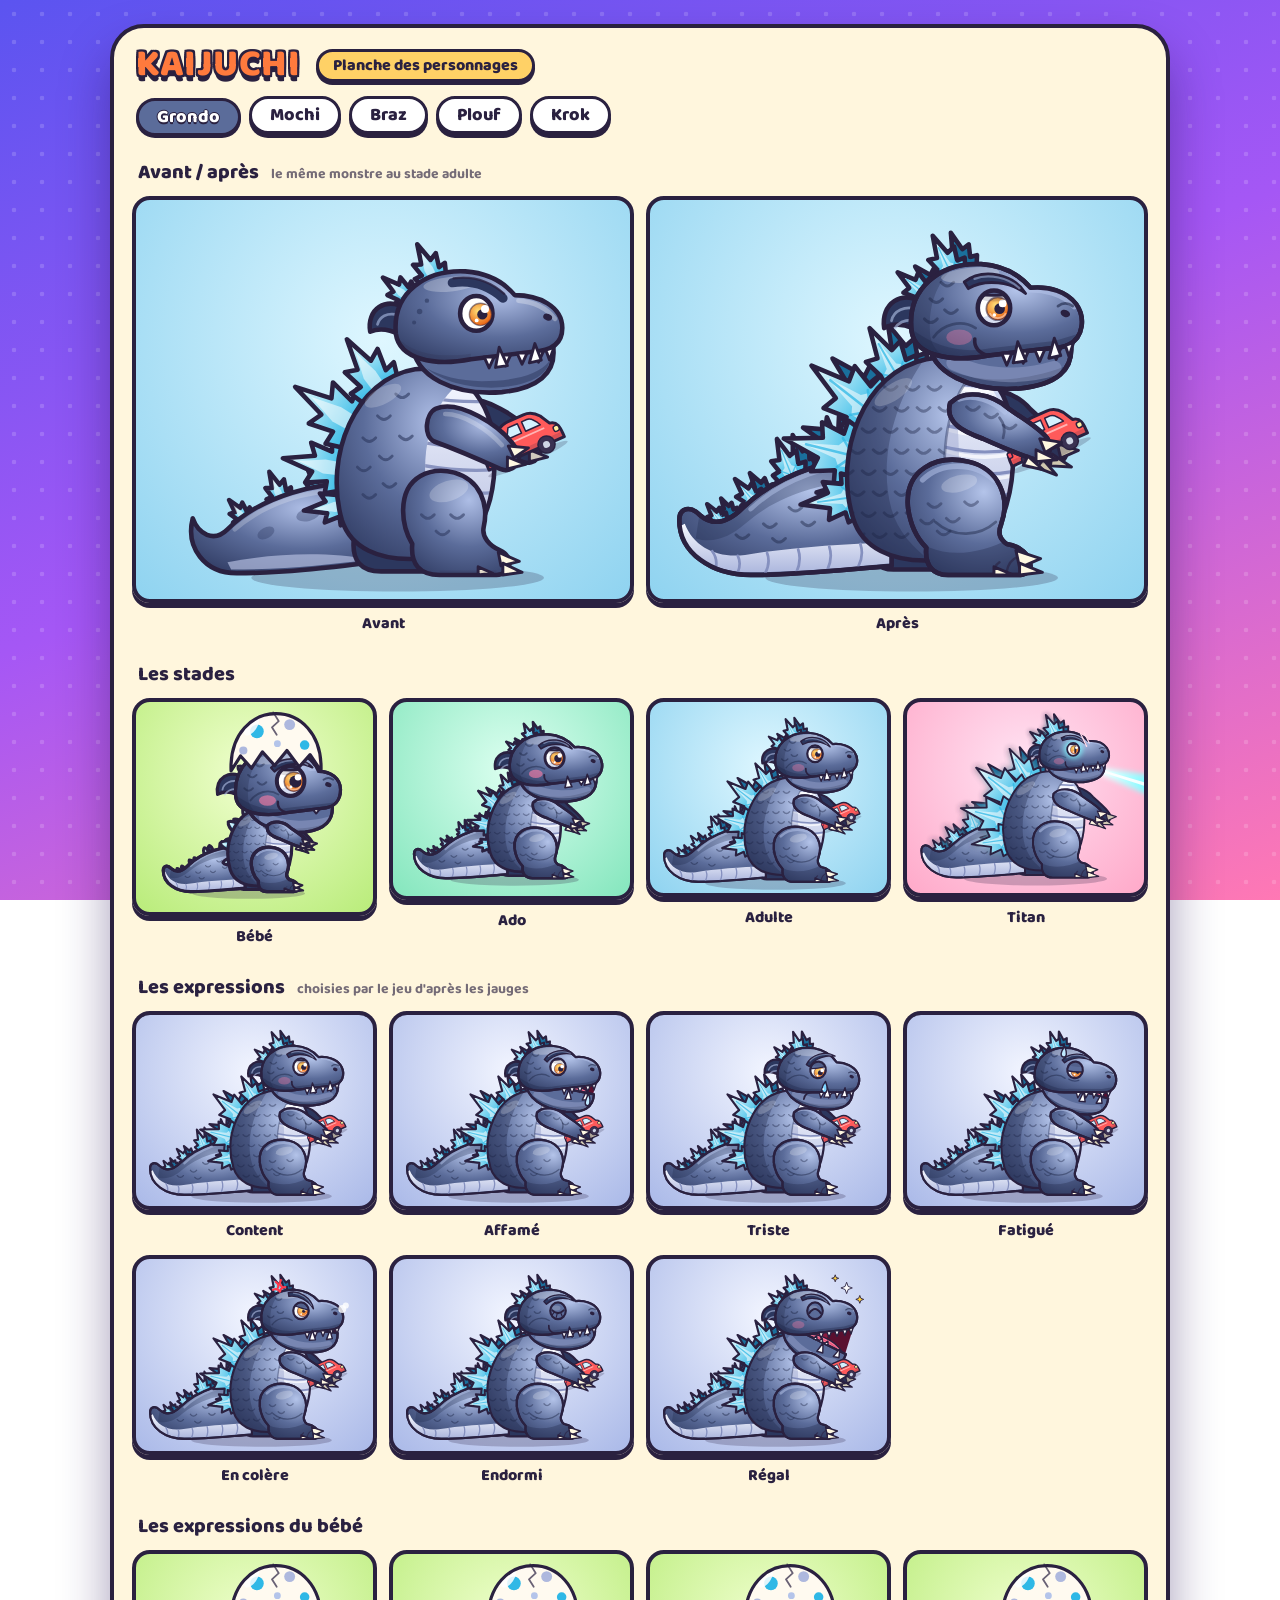
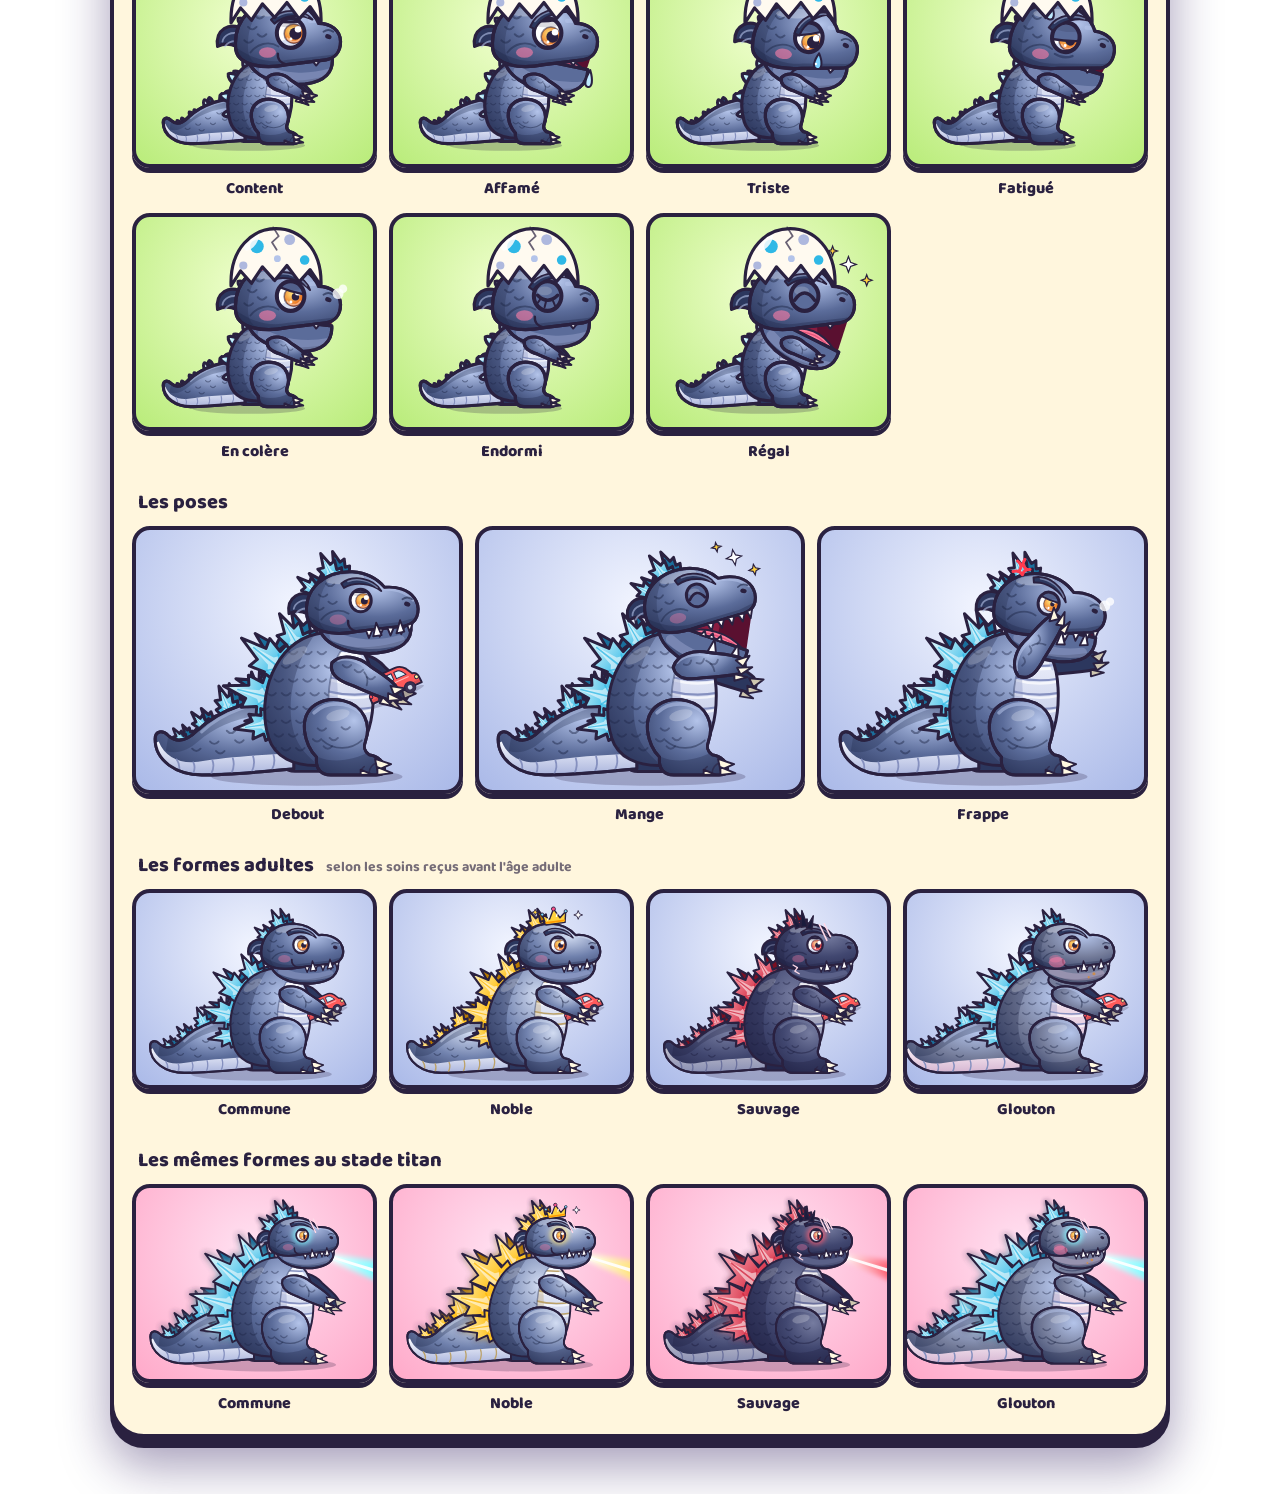
<file: planche.html>
<!doctype html>
<html lang="fr">
<head>
<meta charset="utf-8">
<meta name="viewport" content="width=device-width,initial-scale=1">
<title>Kaijuchi</title>
<link rel="preconnect" href="https://fonts.googleapis.com">
<link href="https://fonts.googleapis.com/css2?family=Baloo+2:wght@600;700;800&display=swap" rel="stylesheet">
<style>
:root{--ink:#2a2140;--cream:#fff6dd;--k:1}
*{box-sizing:border-box}
body{margin:0;padding:24px 16px 56px;min-height:100vh;color:var(--ink);
  font-family:'Baloo 2','Fredoka','Trebuchet MS',system-ui,sans-serif;font-weight:600;
  background:radial-gradient(rgba(255,255,255,.16) 2px,transparent 2.6px) 0 0/28px 28px,linear-gradient(160deg,#5b54f0 0%,#a557f5 48%,#ff78b4 100%);background-attachment:fixed}
.app{max-width:1060px;margin:0 auto;background:var(--cream);border:4px solid var(--ink);border-radius:34px;padding:18px;
  box-shadow:0 10px 0 var(--ink),0 28px 50px rgba(30,10,80,.4)}
.top{display:flex;align-items:center;gap:10px;flex-wrap:wrap;margin:0 4px 12px}
.logo{font-weight:800;font-size:38px;line-height:1;color:#ff7a3d;letter-spacing:.5px;margin-right:6px;
  text-shadow:2px 0 var(--ink),-2px 0 var(--ink),0 2px var(--ink),0 -2px var(--ink),2px 2px var(--ink),-2px 2px var(--ink),2px -2px var(--ink),-2px -2px var(--ink),0 6px 0 var(--ink)}
.chip{background:#fff;border:3px solid var(--ink);border-radius:999px;padding:1px 14px;font-weight:700;font-size:16px;box-shadow:0 3px 0 var(--ink);white-space:nowrap}
.chip b{font-weight:800}
.chip.stage{background:var(--sc,#ffd166);font-weight:800}
.sp{flex:1}
.screen{position:relative;border:4px solid var(--ink);border-radius:24px;overflow:hidden;background:#8fdcff;box-shadow:0 6px 0 var(--ink)}
.screen>svg{display:block;width:100%;height:auto}
.gauges{position:absolute;left:14px;right:14px;top:12px;display:grid;grid-template-columns:repeat(4,minmax(0,1fr));gap:12px}
.gauge{display:flex;align-items:center}
.gauge .ic{width:42px;height:42px;border-radius:50%;background:#fff;border:3px solid var(--ink);display:grid;place-items:center;flex:none;z-index:1;box-shadow:0 3px 0 var(--ink)}
.gauge .ic svg{width:28px;height:28px}
.gauge .trk{flex:1;height:24px;margin-left:-12px;background:rgba(42,33,64,.78);border:3px solid var(--ink);border-radius:0 14px 14px 0;overflow:hidden;position:relative;box-shadow:0 3px 0 var(--ink)}
.gauge .fill{height:100%;background:linear-gradient(var(--g1),var(--g2));border-radius:0 9px 9px 0;position:relative}
.gauge .fill::after{content:"";position:absolute;left:14px;right:5px;top:2px;height:5px;border-radius:4px;background:rgba(255,255,255,.6)}
.gauge .lbl{position:absolute;inset:0;display:flex;align-items:center;justify-content:space-between;padding:0 9px 0 18px;font-size:13px;font-weight:800;color:#fff;text-shadow:0 2px 0 var(--ink),1px 0 var(--ink),-1px 0 var(--ink)}
.gauge.low .fill{animation:low 1s infinite}
@keyframes low{50%{filter:brightness(1.5)}}
.row{display:flex;gap:14px;align-items:stretch;margin-top:16px;flex-wrap:wrap}
.evo{flex:1 1 100%;background:#fff;border:3px solid var(--ink);border-radius:18px;padding:8px 14px 10px;box-shadow:0 4px 0 var(--ink)}
.evo .t{display:flex;justify-content:space-between;font-size:15px;font-weight:800}
.evo .bar{height:18px;border:3px solid var(--ink);border-radius:10px;background:#e9e2ff;overflow:hidden;margin-top:4px}
.evo .bar i{display:block;height:100%;background:repeating-linear-gradient(-45deg,#9b6bff 0 12px,#b58cff 12px 24px);border-right:3px solid var(--ink);transition:width .6s}
.tray{flex:1 1 100%;display:flex;gap:10px;align-items:center;flex-wrap:wrap}
.tray .tt{font-size:15px;font-weight:800;writing-mode:vertical-rl;transform:rotate(180deg);opacity:.7}
.food{flex:1 1 0;min-width:150px;background:#fff;border:3px solid var(--ink);border-radius:18px;padding:5px 8px;display:flex;align-items:center;gap:6px;box-shadow:0 4px 0 var(--ink)}
.food svg{width:50px;height:50px;flex:none;--k:1.5}
.food .n{font-size:15px;font-weight:800;line-height:1.05}
.food .v{font-size:13px;font-weight:700;color:#e2552c}
.actions{display:grid;grid-template-columns:repeat(5,minmax(0,1fr));gap:14px;margin-top:16px}
.btn{position:relative;border:4px solid var(--ink);border-radius:22px;background:linear-gradient(var(--b1),var(--b2));color:#fff;font:800 20px/1 inherit;font-family:inherit;
  padding:10px 4px 10px;display:flex;flex-direction:column;align-items:center;gap:4px;box-shadow:0 8px 0 var(--ink);cursor:pointer;
  text-shadow:0 2px 0 var(--ink),1px 0 var(--ink),-1px 0 var(--ink),0 -1px var(--ink);overflow:hidden}
.btn::before{content:"";position:absolute;left:8px;right:8px;top:5px;height:36%;border-radius:14px;background:linear-gradient(rgba(255,255,255,.5),rgba(255,255,255,.05))}
.btn:active{transform:translateY(6px);box-shadow:0 2px 0 var(--ink)}
.btn svg{width:50px;height:50px;position:relative}
.btn .lock{position:absolute;right:6px;top:6px;width:30px;height:30px;display:none}
.btn.locked{filter:saturate(.25) brightness(.9)}
.btn.locked .lock{display:block}
h2{font-size:20px;font-weight:800;margin:22px 6px 8px}
h2 small{font-size:14px;font-weight:700;opacity:.65;margin-left:8px}
.stages{display:grid;grid-template-columns:repeat(5,minmax(0,1fr));gap:14px}
.card{background:var(--cb);border:4px solid var(--ink);border-radius:22px;box-shadow:0 6px 0 var(--ink);padding:6px 6px 10px;text-align:center;cursor:pointer;transition:transform .15s,box-shadow .15s;position:relative}
.card:hover{transform:translateY(-3px);box-shadow:0 9px 0 var(--ink)}
.card.on{transform:translateY(-8px);box-shadow:0 14px 0 var(--ink);outline:4px solid #ff4f8b;outline-offset:3px}
.card svg{display:block;width:100%;height:auto;border-radius:14px}
.card .n{font-size:21px;font-weight:800;line-height:1.1;margin-top:4px}
.card .a{font-size:13px;font-weight:700;opacity:.7}
.card .m{font-size:14px;font-weight:700;line-height:1.15;margin-top:2px}
@media(max-width:760px){
  .gauges{position:static;grid-template-columns:repeat(2,minmax(0,1fr));padding:10px;background:#ffe9b0;border-bottom:4px solid var(--ink)}
  .gauge .lbl{white-space:nowrap}.gauge .lbl span:first-child{display:none}.gauge .lbl{justify-content:flex-end}
  .food{min-width:0;flex:1 1 40%}.food svg{width:40px;height:40px}.food .n{font-size:14px}
  .actions{gap:6px}.btn{font-size:11.5px;border-radius:14px;border-width:3px;padding:8px 0}.btn svg{width:34px;height:34px}
  .stages{grid-template-columns:repeat(3,minmax(0,1fr))}.logo{font-size:30px}.tray .tt{display:none}
}
/* dessin */
svg .o{stroke:var(--ink);stroke-width:calc(var(--k)*2.6px);stroke-linejoin:round;stroke-linecap:round}
svg .o2{stroke:var(--ink);stroke-width:calc(var(--k)*1.3px);stroke-linejoin:round;stroke-linecap:round}
svg .o3{stroke:var(--ink);stroke-width:calc(var(--k)*1.8px);stroke-linejoin:round;stroke-linecap:round}
svg .ol{stroke:var(--ink);stroke-width:calc(var(--lw,1)*5px);stroke-linejoin:round;stroke-linecap:round}
svg .ol2{stroke:var(--ink);stroke-width:calc(var(--lw,1)*3.2px);stroke-linejoin:round;stroke-linecap:round}
.prop{opacity:0;transition:opacity .5s;pointer-events:none}
svg[data-s=oeuf] .p-oeuf,svg[data-s=bebe] .p-bebe,svg[data-s=ado] .p-ado,svg[data-s=adulte] .p-adulte,svg[data-s=titan] .p-titan{opacity:1}
.breath{animation:breath 2.6s ease-in-out infinite;transform-origin:0 0}
@keyframes breath{50%{transform:scale(1.012,.978)}}
.nod{animation:nod 2.6s ease-in-out infinite;transform-origin:-30px 20px}
@keyframes nod{50%{transform:rotate(2deg)}}
.lid{transform-box:fill-box;transform-origin:50% 0;transform:scaleY(0);animation:blink 4.2s infinite}
@keyframes blink{0%,92%,100%{transform:scaleY(0)}95%,97%{transform:scaleY(1)}}
.wob{animation:wob 1.4s ease-in-out infinite;transform-origin:0 -10px}
@keyframes wob{0%,60%,100%{transform:rotate(0)}70%{transform:rotate(-5deg)}80%{transform:rotate(5deg)}90%{transform:rotate(-3deg)}}
.popin{animation:popin .55s cubic-bezier(.3,1.6,.5,1)}
@keyframes popin{0%{transform:scale(.6)}100%{transform:scale(1)}}
.drift{animation:drift 26s ease-in-out infinite alternate}
@keyframes drift{to{transform:translateX(70px)}}
.rays{animation:spin 60s linear infinite;transform-origin:842px 112px}
@keyframes spin{to{transform:rotate(360deg)}}
.bob{animation:bob 1.8s ease-in-out infinite}
@keyframes bob{50%{transform:translateY(-7px)}}
.rot{animation:rot .16s linear infinite;transform-box:fill-box;transform-origin:center}
@keyframes rot{50%{transform:scaleX(.35)}}
.run{animation:run .45s ease-in-out infinite}
@keyframes run{50%{transform:translateY(-2.5px)}}
.wv{animation:wv 3s ease-in-out infinite alternate}
@keyframes wv{to{transform:translateX(10px)}}
.smk{animation:smk 3.5s linear infinite;transform-box:fill-box;transform-origin:center}
@keyframes smk{0%{transform:translateY(0) scale(.6);opacity:0}20%{opacity:.85}100%{transform:translateY(-70px) scale(1.5);opacity:0}}
.flm{animation:flm .5s ease-in-out infinite alternate;transform-box:fill-box;transform-origin:50% 100%}
@keyframes flm{to{transform:scale(1.12,.86)}}
.flut{animation:flut .3s ease-in-out infinite alternate;transform-box:fill-box;transform-origin:center}
@keyframes flut{to{transform:scaleX(.45)}}
.fly{animation:fly 5s ease-in-out infinite alternate}
@keyframes fly{0%{transform:translate(0,0)}50%{transform:translate(24px,-22px)}100%{transform:translate(-14px,10px)}}
.beam{animation:beam .12s linear infinite alternate}
@keyframes beam{to{opacity:.8}}
.pulse{animation:pulse 1.2s ease-in-out infinite;transform-box:fill-box;transform-origin:center}
@keyframes pulse{50%{transform:scale(1.12)}}
.wig{animation:wig 1.8s ease-in-out infinite alternate;transform-origin:0 0}
@keyframes wig{from{transform:rotate(-5deg)}to{transform:rotate(5deg)}}
/* jeu */
svg[data-s=titan] [data-b]{cursor:pointer}
.mg{position:absolute;left:0;right:0;top:0;z-index:5;touch-action:none;user-select:none;-webkit-user-select:none;cursor:ew-resize}
.mg[hidden]{display:none}
.mg>svg{display:block;width:100%;height:100%}
.mgskip{position:absolute;right:14px;bottom:12px;font-size:16px;padding:4px 18px}
.st{position:absolute;inset:0;z-index:5;touch-action:none;user-select:none;-webkit-user-select:none;cursor:pointer}
.st[hidden]{display:none}
#st-skip{bottom:96px}
.stp{position:absolute;left:50%;bottom:14px;transform:translateX(-50%);width:min(70%,560px);background:var(--cream);border:4px solid var(--ink);border-radius:22px;padding:8px 14px 12px;box-shadow:0 5px 0 var(--ink)}
.stpips{display:flex;justify-content:center;gap:10px;margin-bottom:6px}
.stpips i{width:18px;height:18px;border-radius:50%;border:3px solid var(--ink);background:#fff}
.stpips i.crit{background:#ffd23f}.stpips i.ok{background:#5ed36a}.stpips i.miss{background:#9a94b3}
.stbar{position:relative;height:34px;border:4px solid var(--ink);border-radius:20px;background:#ff8a7a;overflow:hidden}
.stbar i{position:absolute;top:0;bottom:0}
.sty{background:#ffd23f}.stg{background:#5ed36a;border-left:3px solid var(--ink);border-right:3px solid var(--ink)}
.stc{position:absolute;top:0;bottom:0;width:10px;margin-left:-5px;background:#fff;border:3px solid var(--ink);border-radius:5px}
.mgact.chomp{animation:chomp .35s ease-in-out}
.mgact.no{animation:no .35s ease-in-out}
.capm{display:inline-block;vertical-align:middle;margin-right:6px}
.capm[hidden]{display:none}
.capm svg{width:22px;height:22px;display:block}
.app.home #game,.app.home .top .chip{display:none}
.app:not(.home) #home{display:none}
#home .card .n{font-size:24px}
.chip.mini{font:inherit;font-weight:800;font-size:14px;color:inherit;cursor:pointer;background:#ffe9b0}
.chip.mini:active{transform:translateY(2px);box-shadow:0 1px 0 var(--ink)}
.food{font:inherit;color:inherit;text-align:left;cursor:pointer}
.food:active{transform:translateY(3px);box-shadow:0 1px 0 var(--ink)}
.tray.off .food{filter:saturate(.25) brightness(.9)}
.btn.locked{cursor:default}
.card.album{cursor:default}
.card.album:hover{transform:none;box-shadow:0 6px 0 var(--ink)}
.card.album.on,.card.album.on:hover{transform:translateY(-8px);box-shadow:0 14px 0 var(--ink)}
.card.lock .sil{filter:brightness(0);opacity:.3}
#night{transition:opacity 1s;pointer-events:none}
#fx{pointer-events:none}
.sleep #night{opacity:.5}
.sleep .lid{animation:none;transform:scaleY(1)}
.sleep .nod,.sleep .breath{animation-duration:5s}
.sleep .beam{display:none}
#act.jump{animation:jump .75s ease-out}
@keyframes jump{0%,55%,100%{transform:translateY(0)}28%{transform:translateY(-70px)}78%{transform:translateY(-24px)}}
#act.chomp{animation:chomp .45s ease-in-out}
@keyframes chomp{0%,100%{transform:scale(1)}30%{transform:scale(1.07,.92)}65%{transform:scale(.95,1.06)}}
#act.no{animation:no .45s ease-in-out}
@keyframes no{0%,100%{transform:translateX(0)}20%,60%{transform:translateX(-14px)}40%,80%{transform:translateX(14px)}}
.screen.shake{animation:shake .5s linear}
@keyframes shake{0%,100%{transform:translate(0)}15%{transform:translate(-8px,5px)}30%{transform:translate(7px,-6px)}45%{transform:translate(-6px,-4px)}60%{transform:translate(6px,5px)}80%{transform:translate(-3px,2px)}}
@media(prefers-reduced-motion:reduce){.screen.shake,#act.jump,#act.chomp,#act.no{animation:none}}
.grid{display:grid;gap:12px}
.g2{grid-template-columns:repeat(2,minmax(0,1fr))}
.g3{grid-template-columns:repeat(3,minmax(0,1fr))}
.g4{grid-template-columns:repeat(4,minmax(0,1fr))}
.cell{margin:0;text-align:center}
.cell .frame{border:4px solid var(--ink);border-radius:18px;overflow:hidden;background:var(--cb);box-shadow:0 5px 0 var(--ink)}
.cell svg{display:block;width:100%;height:auto}
.cell figcaption{font-size:16px;font-weight:800;margin-top:8px}
@media(max-width:700px){.g3,.g4{grid-template-columns:repeat(2,minmax(0,1fr))}}
.tabs{display:flex;gap:8px;flex-wrap:wrap;margin:6px 4px 0}
.tab{font:inherit;font-weight:800;font-size:18px;color:inherit;background:#fff;border:3px solid var(--ink);border-radius:999px;padding:2px 18px;box-shadow:0 4px 0 var(--ink);cursor:pointer}
.tab.on{background:var(--col);color:#fff;text-shadow:0 2px 0 var(--ink),1px 0 var(--ink),-1px 0 var(--ink),0 -1px var(--ink);transform:translateY(2px);box-shadow:0 2px 0 var(--ink)}
</style></head><body>
<div class="app"><div class="top"><div class="logo">KAIJUCHI</div><div class="chip stage">Planche des personnages</div></div><div class="tabs" id="tabs"></div><div id="planche"></div></div>
<script>
const L='#2a2140';
function mb(a){return()=>{a|=0;a=a+0x6D2B79F5|0;let t=Math.imul(a^a>>>15,1|a);t=t+Math.imul(t^t>>>7,61|t)^t;return((t^t>>>14)>>>0)/4294967296}}
const f=n=>(+n).toFixed(1),f2=n=>(+n).toFixed(2),IV='#fff8e1';
function star(cx,cy,R,r,n){let s='';for(let i=0;i<n*2;i++){const a=Math.PI*i/n-Math.PI/2,q=i%2?r:R;s+=f(cx+Math.cos(a)*q)+','+f(cy+Math.sin(a)*q)+' '}return s}

/* ---------- stades ---------- */
const ST={
 oeuf:{n:'Œuf',z:5,m:.8,next:'vers Bébé',evo:35,day:'0',w:'2 kg',dmg:'aucun',age:'Jour 0',col:'#ffd166',cb:'radial-gradient(circle at 50% 35%,#fff7d6,#ffd98a)',vb:'-150 -235 300 265',
  menu:[['flame','Chaleur','éclosion'],['heart','Câlins','+ humeur']],short:'Chaleur et câlins',bub:[660,300,'heart'],pop:[340,330,'TOC TOC']},
 bebe:{n:'Bébé',z:4,m:.78,next:'vers Ado',evo:48,day:'2',w:'12 kg',dmg:'1 pot de fleurs',age:'Jours 1 à 3',col:'#b6f06a',cb:'radial-gradient(circle at 50% 35%,#f1ffd0,#b9ec7a)',vb:'-190 -296 370 328',
  bs:.55,hs:.95,ss:.5,es:1.28,brow:-10,pup:.62,teeth:1,cheek:1,hat:1,
  menu:[['butterfly','Papillon','+5 faim'],['apple','Pomme','+10 faim'],['fish','Poisson','+15 faim'],['ladybug','Coccinelle','+4 faim']],short:'Insectes, fruits, poissons',bub:[650,255,'apple'],pop:[330,310,'MIAM !']},
 ado:{n:'Ado',z:2,m:.86,next:'vers Adulte',evo:64,day:'12',w:'900 kg',dmg:'3 voitures',age:'Jours 4 à 14',col:'#5fe0a2',cb:'radial-gradient(circle at 50% 35%,#dcfff0,#84e6bd)',vb:'-250 -342 460 376',
  bs:.78,hs:.96,ss:.75,es:1.1,brow:2,pup:.54,teeth:2,cheek:1,
  menu:[['cow','Vache','+30 faim'],['tree','Arbre','+20 faim'],['car','Voiture','+45 faim'],['lamp','Lampadaire','+12 faim']],short:'Vaches, arbres, voitures',bub:[690,190,'car'],pop:[300,235,'SCRONCH !']},
 adulte:{n:'Adulte',z:1,m:.92,next:'vers Titan',evo:30,day:'31',w:'60 tonnes',dmg:'2 quartiers',age:'Jours 15 à 40',col:'#58d0c3',cb:'radial-gradient(circle at 50% 35%,#dff7ff,#8fd3f0)',vb:'-300 -410 540 436',
  bs:1,hs:1,ss:1,es:1,brow:12,pup:.46,teeth:3,hold:1,
  menu:[['boat','Bateau','+120 faim'],['heli','Hélicoptère','+90 faim'],['crowd','Foule ×10','+60 faim'],['bus','Bus','+150 faim']],short:'Bateaux, hélicos, foules',bub:[285,160,'boat'],pop:[770,300,'CROUNCH !']},
 titan:{n:'Titan',z:.5,m:1,next:'stade final',evo:100,day:'58',w:'20 000 tonnes',dmg:'4 villes',age:'Jour 41 et plus',col:'#b59cff',cb:'radial-gradient(circle at 50% 35%,#ffe3f3,#ffa9c9)',vb:'-345 -452 610 492',
  bs:1.15,hs:.96,ss:1.35,es:.92,brow:20,slit:1,teeth:4,glow:1,scar:1,beam:1,
  menu:[['building','Immeuble','+800 faim'],['cargo','Cargo','+600 faim'],['district','Quartier','+2 500 faim']],short:'Immeubles, quartiers, villes',bub:null,pop:[250,140,'GRAOUUU !']}
};
const ORDER=['oeuf','bebe','ado','adulte','titan'];

/* ---------- petits objets ---------- */
function car(x,y,col,dir=1,sc=1){return `<g transform="translate(${x},${y}) scale(${dir*sc},${sc})">
<ellipse cx="0" cy="1" rx="38" ry="4" fill="${L}" opacity=".22"/>
<path class="o" d="M-35 -9 C-35 -18,-29 -20,-21 -21 L-13 -32 C-11 -35,-7 -36,-1 -36 L12 -36 C18 -36,22 -33,25 -29 L30 -20 C37 -19,37 -12,37 -7 L37 -4 L-35 -4 Z" fill="${col}"/>
<path d="M-33 -9 L36 -9 L36 -5 L-33 -5 Z" fill="${L}" opacity=".18"/>
<path class="o2" d="M-10 -22 L-5 -31 L4 -31 L4 -22 Z" fill="#d4f2ff"/><path class="o2" d="M8 -22 L8 -31 L13 -31 C16 -31,19 -28,22 -22 Z" fill="#d4f2ff"/>
<path d="M-18 -18 L24 -18" stroke="#fff" stroke-width="1.6" opacity=".55"/>
<rect class="o2" x="31" y="-16" width="5" height="5" rx="2" fill="#fff2a0"/><rect class="o2" x="-35" y="-16" width="4" height="5" rx="1.5" fill="#ff4f5e"/>
<circle class="o2" cx="-18" cy="-4" r="7.5" fill="#3a3152"/><circle cx="-18" cy="-4" r="3" fill="#cfd6e6"/>
<circle class="o2" cx="20" cy="-4" r="7.5" fill="#3a3152"/><circle cx="20" cy="-4" r="3" fill="#cfd6e6"/></g>`}
function bus(x,y,col,dir=1){let w='';for(let i=0;i<5;i++)w+=`<rect class="o2" x="${-42+i*17}" y="-36" width="13" height="13" rx="2" fill="#d4f2ff"/>`;
return `<g transform="translate(${x},${y}) scale(${dir},1)"><ellipse cx="0" cy="1" rx="54" ry="4" fill="${L}" opacity=".22"/>
<rect class="o" x="-50" y="-44" width="100" height="40" rx="8" fill="${col}"/><rect x="-49" y="-20" width="98" height="6" fill="#fff" opacity=".85"/>${w}
<rect class="o2" x="43" y="-18" width="6" height="6" rx="2" fill="#fff2a0"/>
<circle class="o2" cx="-30" cy="-4" r="8" fill="#3a3152"/><circle cx="-30" cy="-4" r="3.2" fill="#cfd6e6"/><circle class="o2" cx="30" cy="-4" r="8" fill="#3a3152"/><circle cx="30" cy="-4" r="3.2" fill="#cfd6e6"/></g>`}
const SKIN=['#ffd9b3','#f3c19a','#c98a5e','#8d5a3b'],SHIRT=['#ff5a5a','#ffd23f','#4db8ff','#5ed36a','#b58cff','#ff8fc0','#ffffff','#ff9a3c'],HAIR=['#3a2a1e','#6b4423','#f2c04a','#1d1a2b','#c9502e'];
const grp=a=>`<g class="run">${a.filter((_,i)=>i%2).join('')}</g><g class="run" style="animation-delay:-.22s">${a.filter((_,i)=>!(i%2)).join('')}</g>`;
function person(x,y,i,dir=1,sc=1){return `<g transform="translate(${f(x)},${f(y)}) scale(${dir*sc},${sc})"><g>
<path class="o2" d="M-1.5 -6 l-3.5 6 M1.5 -6 l4.5 4.5" fill="none"/>
<rect class="o2" x="-3.4" y="-14" width="6.8" height="8.6" rx="2.6" fill="${SHIRT[i%8]}"/>
<path class="o2" d="M-3 -12.5 l-4.5 -6 M3 -12.5 l4.5 -6.5" fill="none"/>
<circle class="o2" cx="0" cy="-17.5" r="3.6" fill="${SKIN[i%4]}"/><path d="M-3.6 -18 a3.6 3.6 0 0 1 7.2 0 Z" fill="${HAIR[i%5]}"/></g></g>`}
function tree(x,y,s=1,g=0){const C=[['#48c768','#2f9e52','#8ee89f'],['#6fd24a','#45a52f','#b0f08a'],['#34b98a','#1f8f6c','#7fe3c0']][g%3];
const b=[[-11,-30,12],[11,-30,12],[0,-43,14]];return `<g transform="translate(${x},${y}) scale(${s})"><rect class="o3" x="-3.2" y="-22" width="6.4" height="22" rx="1.5" fill="#9a6a3f"/>
${b.map(c=>`<circle class="o" cx="${c[0]}" cy="${c[1]}" r="${c[2]}" fill="${C[0]}"/>`).join('')}${b.map(c=>`<circle cx="${c[0]}" cy="${c[1]}" r="${c[2]-.6}" fill="${C[0]}"/>`).join('')}
<path d="M-18 -24 a12 12 0 0 0 22 4 a12 12 0 0 0 17 -6 a12 12 0 0 1 -12 8 l-16 0 a12 12 0 0 1 -11 -6z" fill="${C[1]}" opacity=".7"/>
<circle cx="-5" cy="-47" r="5" fill="${C[2]}" opacity=".8"/><circle cx="-14" cy="-33" r="3.5" fill="${C[2]}" opacity=".8"/><circle cx="8" cy="-34" r="3" fill="${C[2]}" opacity=".7"/></g>`}
function lamp(x,y){return `<g transform="translate(${x},${y})"><path class="o3" d="M0 0 v-36 q0 -9 9 -9" fill="none"/><rect class="o3" x="-2.5" y="-4" width="5" height="4" fill="#8a84a3"/><circle cx="11" cy="-43" r="9" fill="#fff2a0" opacity=".35"/><ellipse class="o3" cx="11" cy="-43" rx="5" ry="4" fill="#fff2a0"/></g>`}
function flower(x,y,col,s=1){let p='';for(let i=0;i<5;i++){const a=i*1.2566;p+=`<circle cx="${f(Math.cos(a)*4)}" cy="${f(-15+Math.sin(a)*4)}" r="3.2" fill="${col}" stroke="${L}" stroke-width=".8"/>`}
return `<g transform="translate(${x},${y}) scale(${s})"><path d="M0 0 q-3 -7 0 -13 M0 -5 q5 -1 6 -5" stroke="#2e8b3d" stroke-width="1.8" fill="none" stroke-linecap="round"/>${p}<circle cx="0" cy="-15" r="2.4" fill="#ffd23f" stroke="${L}" stroke-width=".8"/></g>`}
function tuft(x,y){return `<path d="M${x} ${y} l-3 -7 M${x+3} ${y} l0 -9 M${x+6} ${y} l3 -7" stroke="#2f9e52" stroke-width="1.6" fill="none" stroke-linecap="round"/>`}
function bush(x,y,s=1){const b=[[-14,-8,10],[0,-13,13],[15,-8,10]];return `<g transform="translate(${x},${y}) scale(${s})">${b.map(c=>`<circle class="o" cx="${c[0]}" cy="${c[1]}" r="${c[2]}" fill="#3fbf63"/>`).join('')}${b.map(c=>`<circle cx="${c[0]}" cy="${c[1]}" r="${c[2]-.6}" fill="#3fbf63"/>`).join('')}<rect x="-22" y="-8" width="45" height="8" fill="#3fbf63"/><path class="o" d="M-24 0 L25 0" /><circle cx="-4" cy="-18" r="4" fill="#8ee89f"/><circle cx="-12" cy="-8" r="2.4" fill="#ff5a7a"/><circle cx="8" cy="-10" r="2.4" fill="#ff5a7a"/><circle cx="16" cy="-5" r="2.2" fill="#ff5a7a"/></g>`}
function rock(x,y,s=1){return `<g transform="translate(${x},${y}) scale(${s})"><path class="o" d="M-14 0 C-16 -9,-8 -15,0 -14 C9 -14,15 -8,14 0 Z" fill="#b9b3cf"/><path d="M-8 -9 q6 -4 12 -1" stroke="#fff" stroke-width="2" fill="none" opacity=".7"/></g>`}
function house(x,y,col){return `<g transform="translate(${x},${y})"><rect class="o3" x="9" y="-50" width="8" height="16" fill="#c96b4a"/><rect class="o" x="-22" y="-27" width="44" height="27" fill="#fff4dc"/><rect x="10" y="-26" width="11" height="25" fill="${L}" opacity=".1"/>
<path class="o" d="M-29 -26 L0 -50 L29 -26 Z" fill="${col}"/><path d="M-20 -29 L0 -45" stroke="#fff" stroke-width="2" opacity=".5"/>
<rect class="o3" x="-5" y="-15" width="10" height="15" rx="1.5" fill="#8a5a36"/><rect class="o3" x="-18" y="-21" width="9" height="9" fill="#bfeaff"/><rect class="o3" x="10" y="-21" width="9" height="9" fill="#bfeaff"/></g>`}
function heli(x,y,sc=1,col='#ff9320',d=0){return `<g transform="translate(${x},${y}) scale(${sc})"><g class="bob" style="animation-delay:-${d}s">
<path class="o" d="M40 -6 L122 -15 L124 -6 L44 9 Z" fill="${col}"/><path class="o" d="M110 -38 L126 -38 L125 -6 L114 -8 Z" fill="#ffd23f"/>
<ellipse class="o2 rot" cx="121" cy="-24" rx="5" ry="17" fill="#eef3fb" opacity=".85"/>
<path class="o" d="M-52 4 C-54 -22,-30 -37,0 -37 C28 -37,48 -25,50 -4 C52 14,34 24,6 24 L-26 24 C-42 24,-51 16,-52 4 Z" fill="${col}"/>
<path d="M-50 10 C-30 16,20 16,49 4 C48 16,32 23,6 23 L-26 23 C-40 23,-48 18,-50 10 Z" fill="${L}" opacity=".18"/>
<path d="M-6 -4 L49 -8 L50 -1 L-6 4 Z" fill="#fff" opacity=".9"/>
<path class="o" d="M-47 3 C-47 -18,-29 -31,-7 -31 L-7 7 L-41 13 C-45 11,-47 7,-47 3 Z" fill="#c9f0ff"/><path d="M-40 -6 C-36 -17,-28 -24,-17 -26" stroke="#fff" stroke-width="3.5" fill="none" stroke-linecap="round" opacity=".9"/>
<rect class="o2" x="2" y="-27" width="17" height="14" rx="3.5" fill="#c9f0ff"/>
<path class="o" d="M-42 39 L38 39 M-22 24 L-27 39 M18 24 L23 39" fill="none"/><rect class="o2" x="-3.5" y="-48" width="7" height="12" fill="#8a84a3"/>
<ellipse class="rot" cx="0" cy="-50" rx="96" ry="6" fill="#eef3fb" opacity=".8" stroke="${L}" stroke-width="1.4"/><circle class="o2" cx="0" cy="-50" r="4.5" fill="#3a3152"/></g></g>`}
function cargo(x,y,sc=1,seed=3){const R=mb(seed);let c='';const cc=['#ffd23f','#4db8ff','#5ed36a','#ff8fc0','#ff9a3c','#b58cff','#fff'];
for(let r=0;r<3;r++)for(let i=0;i<7;i++){if(r==2&&R()<.45)continue;c+=`<rect class="o2" x="${-68+i*27}" y="${-50-r*15}" width="26" height="15" fill="${cc[Math.floor(R()*7)]}"/><path d="M${-62+i*27} ${-47-r*15} v9 M${-55+i*27} ${-47-r*15} v9 M${-48+i*27} ${-47-r*15} v9" stroke="${L}" stroke-width=".8" opacity=".35"/>`}
return `<g transform="translate(${x},${y}) scale(${sc})">
<circle class="smk" cx="-104" cy="-126" r="9" fill="#e8e3f5"/><circle class="smk" style="animation-delay:-1.7s" cx="-100" cy="-126" r="7" fill="#e8e3f5"/>
<rect class="o" x="-112" y="-116" width="16" height="26" fill="#ffd23f"/><rect x="-112" y="-110" width="16" height="6" fill="#ff4f5e"/>
<rect class="o" x="-128" y="-92" width="48" height="58" fill="#fff"/><rect class="o" x="-132" y="-98" width="56" height="9" rx="2" fill="#dfe6f5"/>
<rect class="o2" x="-123" y="-84" width="38" height="9" fill="#7cc8ff"/><rect class="o2" x="-123" y="-68" width="8" height="8" fill="#7cc8ff"/><rect class="o2" x="-110" y="-68" width="8" height="8" fill="#7cc8ff"/><rect class="o2" x="-97" y="-68" width="8" height="8" fill="#7cc8ff"/>
${c}
<path class="o" d="M-140 -36 L128 -36 L158 -44 L142 -4 C138 4,132 8,122 8 L-122 8 C-132 8,-138 2,-140 -6 Z" fill="#e5484d"/>
<path d="M-140 -8 L143 -8 L141 -3 C137 4,132 7,122 7 L-122 7 C-131 7,-137 3,-140 -6 Z" fill="#3a3152"/><path d="M-139 -26 L150 -26" stroke="#fff" stroke-width="3" opacity=".9"/>
<circle class="o2" cx="120" cy="-18" r="3" fill="#fff"/><circle class="o2" cx="100" cy="-18" r="3" fill="#fff"/><circle class="o2" cx="80" cy="-18" r="3" fill="#fff"/>
<path d="M-150 9 q10 -7 20 0 q10 7 20 0 q10 -7 20 0 q10 7 20 0 q10 -7 20 0 q10 7 20 0 q10 -7 20 0 q10 7 20 0 q10 -7 20 0 q10 7 20 0 q10 -7 20 0 q10 7 20 0 q10 -7 20 0 q10 7 20 0 q10 -7 20 0" stroke="#fff" stroke-width="3" fill="none" stroke-linecap="round"/></g>`}
function sail(x,y,sc=1,col='#ff8fc0'){return `<g transform="translate(${x},${y}) scale(${sc})"><g class="bob" style="animation-duration:3s">
<path class="o" d="M0 -8 L0 -78" fill="none"/><path class="o" d="M3 -74 L3 -14 L40 -14 Z" fill="#fff"/><path d="M3 -44 L3 -30 L30 -30 L21 -44 Z" fill="${col}"/><path class="o" d="M3 -74 L3 -14 L40 -14 Z" fill="none"/>
<path class="o" d="M-3 -66 L-3 -14 L-28 -14 Z" fill="#fff2a0"/><path class="o2" d="M0 -78 L14 -83 L0 -88 Z" fill="#ff4f5e"/>
<path class="o" d="M-36 -10 L44 -10 L32 6 L-26 6 Z" fill="#fff"/><path d="M-33 -4 L40 -4 L32 5 L-26 5 Z" fill="#4db8ff"/><path class="o" d="M-36 -10 L44 -10 L32 6 L-26 6 Z" fill="none"/>
<path d="M-40 7 q8 -6 16 0 q8 6 16 0 q8 -6 16 0 q8 6 16 0 q8 -6 16 0" stroke="#fff" stroke-width="2.5" fill="none" stroke-linecap="round"/></g></g>`}
function lighthouse(x,y){return `<g transform="translate(${x},${y})"><path d="M0 -112 L-120 -146 L-120 -100 Z" fill="#fffbe0" opacity=".3"/>
<path class="o" d="M-30 2 C-32 -12,-16 -20,2 -19 C20 -19,32 -10,30 2 Z" fill="#a9a3c2"/>
<path class="o" d="M-13 -14 L-9 -98 L9 -98 L13 -14 Z" fill="#fff"/><path d="M-12 -40 L12 -40 L11 -58 L-11 -58 Z M-10 -78 L10 -78 L9 -96 L-9 -96 Z" fill="#ff4f5e"/><path d="M4 -97 L9 -97 L12 -15 L6 -15 Z" fill="${L}" opacity=".12"/>
<path class="o" d="M-13 -14 L-9 -98 L9 -98 L13 -14 Z" fill="none"/><rect class="o3" x="-3" y="-30" width="6" height="12" rx="3" fill="#3a3152"/>
<rect class="o" x="-14" y="-103" width="28" height="6" rx="2" fill="#3a3152"/><rect class="o" x="-8" y="-120" width="16" height="17" fill="#fff2a0"/><path class="o" d="M-12 -120 L0 -134 L12 -120 Z" fill="#ff4f5e"/><circle class="o2" cx="0" cy="-137" r="2.5" fill="#ffd23f"/></g>`}
function cow(x,y,sc=1,dir=1){return `<g transform="translate(${x},${y}) scale(${dir*sc},${sc})"><ellipse cx="0" cy="1" rx="36" ry="4" fill="${L}" opacity=".2"/>
<path class="o3" d="M30 -30 q10 4 8 16" fill="none"/><ellipse class="o3" cx="38" cy="-12" rx="3" ry="4" fill="#3a3152"/>
<rect class="o" x="-22" y="-14" width="8" height="14" rx="3" fill="#fff"/><rect class="o" x="16" y="-14" width="8" height="14" rx="3" fill="#fff"/>
<rect class="o" x="-28" y="-40" width="60" height="30" rx="14" fill="#fff"/>
<path d="M-6 -39 c8 0 12 6 9 12 c-3 5 -12 4 -13 -3 c-1 -5 0 -9 4 -9z M16 -24 c6 -2 12 2 12 8 c0 3 -3 5 -8 5 c-6 0 -9 -9 -4 -13z" fill="#3a3152"/>
<ellipse class="o3" cx="8" cy="-9" rx="7" ry="4.5" fill="#ffb3c7"/>
<rect class="o" x="-12" y="-14" width="8" height="14" rx="3" fill="#fff"/><rect class="o" x="24" y="-14" width="8" height="14" rx="3" fill="#fff"/>
<path class="o3" d="M-40 -52 q-6 -6 -3 -12 M-24 -52 q6 -6 3 -12" fill="none"/><ellipse class="o3" cx="-45" cy="-45" rx="6" ry="3.5" fill="#fff" transform="rotate(-25 -45 -45)"/><ellipse class="o3" cx="-19" cy="-45" rx="6" ry="3.5" fill="#3a3152" transform="rotate(25 -19 -45)"/>
<rect class="o" x="-44" y="-52" width="24" height="26" rx="10" fill="#fff"/><path d="M-32 -52 c6 0 12 4 12 12 c-6 0 -10 -4 -12 -12z" fill="#3a3152"/>
<ellipse class="o3" cx="-33" cy="-27" rx="12" ry="8" fill="#ffb3c7"/><circle cx="-37" cy="-27" r="1.7" fill="${L}"/><circle cx="-29" cy="-27" r="1.7" fill="${L}"/>
<circle cx="-38" cy="-41" r="3.6" fill="#fff" stroke="${L}" stroke-width="1"/><circle cx="-38.5" cy="-41" r="1.7" fill="${L}"/><circle cx="-27" cy="-41" r="3.6" fill="#fff" stroke="${L}" stroke-width="1"/><circle cx="-27.5" cy="-41" r="1.7" fill="${L}"/></g>`}
function butterfly(x,y,col,col2,sc=1){return `<g transform="translate(${x},${y}) scale(${sc})"><g class="flut">
<path class="o3" d="M0 -2 C-8 -22,-26 -22,-24 -6 C-23 2,-10 4,0 2 Z" fill="${col}"/><path class="o3" d="M0 -2 C8 -22,26 -22,24 -6 C23 2,10 4,0 2 Z" fill="${col}"/>
<path class="o3" d="M0 2 C-8 4,-20 6,-17 15 C-14 22,-3 16,0 8 Z" fill="${col2}"/><path class="o3" d="M0 2 C8 4,20 6,17 15 C14 22,3 16,0 8 Z" fill="${col2}"/>
<circle cx="-14" cy="-9" r="3.5" fill="#fff" opacity=".8"/><circle cx="14" cy="-9" r="3.5" fill="#fff" opacity=".8"/></g>
<ellipse class="o3" cx="0" cy="3" rx="2.6" ry="11" fill="#3a3152"/><path class="o2" d="M-1 -8 q-4 -8 -8 -8 M1 -8 q4 -8 8 -8" fill="none"/></g>`}
function apple(x,y,sc=1){return `<g transform="translate(${x},${y}) scale(${sc})"><ellipse cx="0" cy="1" rx="16" ry="3.5" fill="${L}" opacity=".2"/>
<path class="o3" d="M1 -26 q2 -8 8 -9" fill="none"/><path class="o3" d="M4 -30 C10 -38,20 -36,22 -32 C16 -26,8 -26,4 -30 Z" fill="#5ed36a"/>
<path class="o" d="M0 -26 C-8 -32,-20 -26,-19 -13 C-18 -2,-9 3,0 0 C9 3,18 -2,19 -13 C20 -26,8 -32,0 -26 Z" fill="#ff4f5e"/>
<path d="M12 -22 C17 -18,17 -6,9 -1 C14 -8,15 -16,12 -22Z" fill="#c22b45" opacity=".6"/><ellipse cx="-9" cy="-18" rx="4" ry="6" fill="#fff" opacity=".7" transform="rotate(25 -9 -18)"/></g>`}
function fish(x,y,sc=1){return `<g transform="translate(${x},${y}) scale(${sc})"><path class="o" d="M-16 0 L-32 -12 L-30 0 L-32 12 Z" fill="#ff9a3c"/><path class="o3" d="M-4 -10 C2 -20,12 -18,12 -10 Z" fill="#ff9a3c"/>
<path class="o" d="M-20 0 C-10 -16,14 -16,24 0 C14 16,-10 16,-20 0 Z" fill="#ffb347"/><path d="M-8 -8 C-4 -2,-4 2,-8 8 M0 -10 C4 -3,4 3,0 10" stroke="#fff" stroke-width="2.5" fill="none" opacity=".85"/>
<path d="M-16 4 C-6 12,12 12,22 2 C14 14,-8 14,-16 4Z" fill="#e2702a" opacity=".6"/><circle cx="14" cy="-3" r="4" fill="#fff" stroke="${L}" stroke-width="1.2"/><circle cx="15" cy="-3" r="2" fill="${L}"/></g>`}
function ladybug(x,y,sc=1){return `<g transform="translate(${x},${y}) scale(${sc})"><path class="o2" d="M-10 -2 l-5 4 M0 -1 l0 5 M10 -2 l5 4" fill="none"/><circle class="o3" cx="13" cy="-9" r="6" fill="#3a3152"/><circle cx="15" cy="-11" r="1.5" fill="#fff"/>
<path class="o" d="M-15 -2 C-15 -22,13 -22,13 -2 Z" fill="#ff4f5e"/><path class="o2" d="M-1 -17 L-1 -2" fill="none"/><circle cx="-8" cy="-9" r="2.6" fill="#3a3152"/><circle cx="5" cy="-8" r="2.6" fill="#3a3152"/><circle cx="-3" cy="-13.5" r="1.8" fill="#3a3152"/><path d="M-11 -11 q3 -6 8 -7" stroke="#fff" stroke-width="2" fill="none" opacity=".7"/></g>`}

/* ---------- briques communes ---------- */
const ol=(d,fill,x='')=>`<path class="ol" d="${d}" fill="${fill}" ${x}/>`,ol2=(d,fill,x='')=>`<path class="ol2" d="${d}" fill="${fill}" ${x}/>`;
const tooth=(x,y,w,h)=>ol2(`M${f(x-w)} ${f(y)} L${f(x)} ${f(y+h)} L${f(x+w)} ${f(y)} Z`,'#fff');
const marks=(a,col,o=.6)=>`<path d="${a.map(q=>`M${q[0]} ${q[1]} q7 8 14 0`).join(' ')}" stroke="${col}" stroke-width="3.2" fill="none" stroke-linecap="round" opacity="${o}"/>`;
const TX={1:[70],2:[52,78],3:[38,56,74,92],4:[32,47,62,77,92]},lipY=x=>22-(x-18)*8/68;
const SH={
 spike:t=>`<path class="ol" d="M-17 8 C-16 -14,-7 -32,3 -50 C10 -32,18 -14,17 8 Z" fill="${t.gs}"/><path d="M-4 2 C-3 -12,1 -24,3 -37 C6 -24,9 -10,9 2 Z" fill="#fff" opacity=".45"/>`,
 plate:t=>`<path class="ol" d="M-20 8 L-26 -9 L-14 -9 L-19 -30 L-7 -25 L1 -56 L9 -25 L21 -31 L16 -9 L27 -11 L20 8 Z" fill="${t.gs}"/><path d="M-6 4 L-7 -14 L1 -40 L7 -14 L7 4 Z" fill="#fff" opacity=".55"/>`,
 gum:t=>`<path class="ol" d="M-17 6 C-20 -14,-11 -30,0 -30 C11 -30,20 -14,17 6 Z" fill="${t.gs}"/><ellipse cx="-5" cy="-16" rx="4" ry="7" fill="#fff" opacity=".65" transform="rotate(18 -5 -16)"/>`,
 flame:t=>`<g class="flm"><path class="ol" d="M-17 8 C-27 -12,-13 -22,-11 -40 C-2 -30,1 -22,4 -58 C17 -40,25 -18,17 8 Z" fill="${t.gs}"/><path d="M-7 6 C-11 -8,-2 -14,2 -30 C8 -18,12 -6,8 6 Z" fill="#fff6b0"/></g>`,
 cone:t=>`<path class="ol" d="M-13 6 L1 -36 L13 6 Z" fill="${IV}"/><path d="M4 2 L2 -24 L10 4 Z" fill="#e2bf7c" opacity=".7"/>`
};
function orn(k,t,x,y,r,s,ps){return `<g transform="translate(${x},${y}) rotate(${r}) scale(${f2(s)})" style="--lw:${f2(1/(s*ps))}">${SH[k](t)}</g>`}
function orns(k,t,list,ps,sc=1,glow=t.glow){const a=list.map(o=>orn(k,t,o[0],o[1],o[2],o[3]*sc,ps)).join('');return (glow?`<g filter="${t.fl}" opacity=".9">${a}</g>`:'')+a}
function torso(t,body,b,o={}){const{c,G,gb}=t;let bl='';for(let y=b[1]-b[3]+18;y<b[1]+b[3];y+=25)bl+=`<path d="M${b[0]-b[2]-8} ${y} Q${b[0]} ${y+13} ${b[0]+b[2]+8} ${y}"/>`;
 return `<clipPath id="${G('cb')}"><path d="${body}"/></clipPath><clipPath id="${G('cl')}"><ellipse cx="${b[0]}" cy="${b[1]}" rx="${b[2]}" ry="${b[3]}"/></clipPath>
 <path d="${body}" fill="${gb}"/><g clip-path="url(#${G('cb')})"><ellipse cx="${b[0]}" cy="${b[1]}" rx="${b[2]}" ry="${b[3]}" fill="url(#${G('gl')})"/><g clip-path="url(#${G('cl')})" stroke="${c.bl}" stroke-width="3.5" fill="none" stroke-linecap="round">${bl}</g>${o.inside||''}
 <path d="${o.shade||'M-90 -40 C-60 -10,0 -6,60 -16 L60 0 L-100 0 Z'}" fill="${L}" opacity=".16"/></g><path class="ol" d="${body}" fill="none"/>`}
function eye(t,x,y,r,k=1){const{p,c,G}=t,ir=r*.64,px=r*.24,py=r*.06;let s=`<g transform="translate(${x},${y}) scale(${f2(p.es*k)})">`;
 if(p.glow)s+=`<circle r="${f(r*1.4)}" fill="${c.glow}" opacity=".75" filter="${t.fl}"/>`;
 s+=`<ellipse class="ol" rx="${f(r*.93)}" ry="${r}" fill="#fff"/><circle cx="${f(px)}" cy="${f(py)}" r="${f(ir)}" fill="url(#${G('ge')})"/><circle cx="${f(px)}" cy="${f(py)}" r="${f(ir)}" fill="none" stroke="${L}" stroke-width="1.5" opacity=".5"/>`;
 s+=p.slit?`<ellipse cx="${f(px+2)}" cy="${f(py)}" rx="${f(r*.17)}" ry="${f(ir*.86)}" fill="${L}"/>`:`<circle cx="${f(px+2)}" cy="${f(py)}" r="${f(ir*p.pup)}" fill="${L}"/>`;
 return s+`<circle cx="${f(r*.5)}" cy="${f(-r*.26)}" r="${f(r*.23)}" fill="#fff"/><circle cx="${f(r*.02)}" cy="${f(r*.4)}" r="${f(r*.11)}" fill="#fff"/><ellipse class="lid" rx="${f(r*.98)}" ry="${f(r*1.05)}" fill="${c.body}" stroke="${L}" stroke-width="3"/></g>`}
const brow=(t,x,y,w,k=1)=>`<g transform="rotate(${f(t.p.brow*k)} ${x} ${y})"><path d="M${x-w/2} ${y+1} Q${x} ${f(y-w*.2)} ${x+w/2} ${y+3}" stroke="${t.c.dark}" stroke-width="10" fill="none" stroke-linecap="round"/><path d="M${x-w/2} ${y-4} Q${x} ${f(y-w*.2-5)} ${x+w/2} ${y-2}" stroke="${L}" stroke-width="2.5" fill="none" stroke-linecap="round" opacity=".8"/></g>`;
const scar=(t,x,y)=>t.p.scar?`<path d="M${x} ${y} l16 34 M${x+10} ${y-2} l13 27" stroke="#ffd9e8" stroke-width="3.5" stroke-linecap="round" fill="none"/>`:'';
const ground=col=>`<path d="M-460 4 Q-30 -16 460 4 L460 90 L-460 90 Z" fill="${col}"/>`;

const LEG='M-14 -70 C-14 -110,18 -118,42 -112 C70 -104,80 -78,74 -52 C72 -42,80 -32,92 -27 C108 -20,104 0,88 0 L26 0 C4 0,-6 -12,-4 -34 C-10 -44,-14 -56,-14 -70 Z';
const NAILS=`<path class="ol2" d="M90 -25 L113 -15 L93 -10 Z" fill="${IV}"/><path class="ol2" d="M95 -13 L116 -3 L95 0 Z" fill="${IV}"/><path class="ol2" d="M68 -9 L84 -2 L68 0 Z" fill="${IV}"/>`;
const ARM='M28 -182 C52 -192,98 -165,116 -138 C124 -126,112 -110,98 -116 C76 -126,48 -138,26 -146 C14 -152,16 -176,28 -182 Z';
const CLAWS=`<path class="ol2" d="M107 -141 L129 -139 L113 -128 Z" fill="${IV}"/><path class="ol2" d="M106 -129 L126 -121 L106 -116 Z" fill="${IV}"/>`;
const BODY='M-75 -60 C-95 -130,-60 -215,5 -225 C65 -232,95 -180,92 -120 C90 -60,65 -22,10 -18 C-35 -15,-65 -30,-75 -60 Z';
const TAIL='M-40 -100 C-100 -105,-165 -85,-200 -50 C-215 -35,-232 -45,-238 -62 C-246 -30,-225 -2,-190 -2 C-140 -2,-90 -8,-40 -14 Z';
const legHi=`<ellipse cx="36" cy="-92" rx="22" ry="11" fill="#fff" opacity=".22" transform="rotate(-18 36 -92)"/><path d="M26 -3 L88 -3" stroke="${L}" stroke-width="4" opacity=".14"/>`;
const armHi=`<path d="M38 -176 C58 -176,84 -160,100 -142" stroke="#fff" stroke-width="5" fill="none" opacity=".25" stroke-linecap="round"/>`;

/* ---------- les cinq monstres ---------- */
const D=[
/* 1 — le classique */
{id:'g',name:'Grondo',tag:'Le classique',col:'#5b6c9a',H:[48,-258],hand:[128,-128],hat:[0,-2,1],vb:[-266,-360,484,383],cb:'radial-gradient(circle at 50% 30%,#f2f5ff,#aab9e8)',
 txt:"Le kaiju de cinéma : massif, dos hérissé de plaques, mâchoire pleine de crocs. Le plus proche de ce qu'on imagine en pensant « monstre géant ».",
 tr:['Plaques dorsales dentelées','Crocs qui dépassent','Regard féroce'],
 c:{body:'#5b6c9a',hi:'#aebee6',dark:'#2c375e',belly:'#f4f6ff',belly2:'#b3bcdf',bl:'#8a94c0',sp:'#effeff',sp2:'#2fb8e6',i1:'#ffe27a',i2:'#e8590c',glow:'#7df9ff'},
 bg(){const r=mb(7);let s='';for(let x=-262;x<215;x+=34+r()*12){const h=34+r()*74,w=24+r()*10;s+=`<rect x="${f(x)}" y="${f(-h)}" width="${f(w)}" height="${f(h+6)}" rx="3" fill="#fff" opacity=".55"/>`;for(let y=-h+8;y<-10;y+=14)s+=`<rect x="${f(x+5)}" y="${f(y)}" width="5" height="6" fill="#7f93cf" opacity=".55"/><rect x="${f(x+w-10)}" y="${f(y)}" width="5" height="6" fill="#7f93cf" opacity=".55"/>`}return s+ground('#8fa0d8')},
 body(t){const{c,gb}=t;
  let s=orns('plate',t,[[-96,-97,-10,.66],[-142,-84,-24,.56],[-182,-62,-40,.46]],t.bs,t.ss);
  s+=ol(TAIL,gb)+`<path d="M-196 -6 C-140 -6,-90 -11,-44 -17 C-90 -26,-150 -24,-200 -14 Z" fill="${c.belly2}" opacity=".7"/><ellipse cx="-112" cy="-66" rx="13" ry="7" fill="${c.dark}" opacity=".35" transform="rotate(-14 -112 -66)"/><ellipse cx="-158" cy="-46" rx="10" ry="6" fill="${c.dark}" opacity=".35" transform="rotate(-28 -158 -46)"/><path d="M-60 -92 C-110 -96,-160 -78,-192 -50" stroke="#fff" stroke-width="5" fill="none" opacity=".22" stroke-linecap="round"/>`;
  s+=orns('plate',t,[[-72,-76,-98,.8],[-79,-116,-80,1.1],[-65,-166,-58,1.3],[-36,-206,-34,1.1]],t.bs,t.ss);
  s+=`<g transform="translate(-58,-4)">${ol(LEG,c.dark)}${NAILS}</g><g transform="translate(24,-8)">${ol(ARM,c.dark)}${CLAWS}</g>`;
  s+=torso(t,BODY,[72,-116,56,98])+marks([[-52,-150],[-36,-174],[-58,-118],[-34,-130],[-52,-88],[-16,-198],[-30,-100],[-12,-152]],c.dark)+`<ellipse cx="-30" cy="-196" rx="22" ry="9" fill="#fff" opacity=".2" transform="rotate(-28 -30 -196)"/>`;
  s+=`<g transform="translate(6,0)">${ol(LEG,gb)}${NAILS}${legHi}${marks([[6,-66],[22,-48],[38,-66]],c.dark,.55)}</g>${t.held}${ol(ARM,gb)}${CLAWS}${armHi}`;
  return s},
 head(t){const{c,gb,p}=t;let s=orns('plate',t,[[-52,-46,-52,.6],[-24,-68,-26,.7]],t.hs,t.ss);
  s+=ol('M-50 -32 C-76 -48,-96 -32,-92 -8 C-78 -14,-62 -8,-50 2 Z',c.dark)+`<path d="M-60 -26 C-74 -30,-82 -24,-84 -16" stroke="${c.hi}" stroke-width="3" fill="none" stroke-linecap="round" opacity=".6"/>`;
  s+=ol('M-46 4 C-44 42,0 62,52 58 C90 54,112 38,108 8 Z',c.body)+`<path d="M-30 32 C-10 50,30 56,58 52 C86 48,102 38,104 24 C92 40,62 46,30 46 C6 46,-16 40,-30 32Z" fill="${c.dark}" opacity=".5"/>`;
  s+=ol('M-64 -6 C-68 -52,-30 -76,12 -74 C40 -72,56 -60,66 -48 C92 -48,118 -36,118 -12 C118 6,104 13,86 14 L18 22 C-22 30,-60 22,-64 -6 Z',gb);
  s+=`<ellipse cx="-4" cy="-60" rx="30" ry="8" fill="#fff" opacity=".25" transform="rotate(-6 -4 -60)"/><path d="M70 -42 Q96 -40 110 -22" stroke="#fff" stroke-width="5" fill="none" opacity=".3" stroke-linecap="round"/><path d="M-58 2 C-40 18,-10 20,18 16 L18 21 C-20 29,-56 22,-62 0 Z" fill="${L}" opacity=".15"/>
  <ellipse cx="102" cy="-24" rx="5" ry="3.6" fill="${L}" transform="rotate(20 102 -24)"/><circle cx="-38" cy="-30" r="3" fill="${c.dark}" opacity=".6"/><circle cx="-30" cy="-42" r="2.4" fill="${c.dark}" opacity=".6"/><circle cx="-44" cy="-18" r="2.2" fill="${c.dark}" opacity=".6"/>`;
  TX[p.teeth].forEach(x=>s+=tooth(x,lipY(x),5.5,p.teeth<3?9:12));
  s+=ol2('M100 12 L104 23 L109 9 Z','#fff');
  if(p.teeth>1)s+=ol2('M45 31 L49 9 L58 29 Z','#fff')+ol2('M82 26 L88 5 L95 23 Z','#fff');
  if(p.cheek)s+=`<ellipse cx="-14" cy="4" rx="14" ry="8.5" fill="#ff7fa8" opacity=".6"/>`;
  return s+eye(t,24,-28,19)+brow(t,26,-55,58,1.25)+scar(t,42,-70)}},

/* 2 — le dodu */
{id:'m',name:'Mochi',tag:'Le dodu',col:'#8fd93f',H:[14,-216],hand:[122,-106],hat:[6,-30,1.3],bm:[14,16],lift:60,sh:130,vb:[-240,-352,470,372],cb:'radial-gradient(circle at 50% 30%,#fffbe0,#ffd0e2)',
 txt:"Tout rond, tout mignon, et toujours affamé. Le décalage fait rire : une peluche adorable qui croque des immeubles.",
 tr:['Grosse tête, petites pattes','Bosses façon bonbons','Joues roses'],
 c:{body:'#a6e658',hi:'#e6ffa8',dark:'#5fb335',belly:'#fffbd6',belly2:'#ffe08a',bl:'#efc45c',sp:'#ffc4dc',sp2:'#ff5f9c',i1:'#8fe9ff',i2:'#2a7fe0',glow:'#ffd0f0'},
 bg(){let s='';[[-190,-290,13,'#fff'],[150,-300,10,'#ff8fc0'],[190,-170,12,'#fff'],[-205,-150,9,'#ffd23f'],[105,-338,7,'#fff'],[-120,-326,8,'#ff8fc0']].forEach(q=>s+=`<polygon points="${star(q[0],q[1],q[2],q[2]*.42,4)}" fill="${q[3]}" opacity=".9"/>`);
  s+=ground('#ffb3cf');[[-200,-2,'#fff'],[-150,10,'#ffd23f'],[150,0,'#fff'],[196,10,'#ff5f9c'],[-90,14,'#ff5f9c']].forEach(q=>{for(let i=0;i<5;i++)s+=`<circle cx="${f(q[0]+Math.cos(i*1.257)*6)}" cy="${f(q[1]+Math.sin(i*1.257)*6)}" r="4.5" fill="${q[2]}"/>`;s+=`<circle cx="${q[0]}" cy="${q[1]}" r="3.5" fill="#ffb02e"/>`});return s},
 body(t){const{c,gb}=t,B='M-100 -96 C-100 -160,-52 -196,6 -196 C66 -196,106 -152,106 -94 C106 -42,66 -10,6 -10 C-56 -10,-100 -42,-100 -96 Z',
   TL='M-66 -78 C-104 -90,-142 -76,-152 -50 C-158 -30,-148 -10,-124 -8 C-100 -6,-76 -10,-56 -20 Z',FT='M-30 -34 C-8 -50,38 -42,46 -18 C50 -6,42 0,32 0 L-24 0 C-40 0,-44 -18,-30 -34 Z',
   AR='M0 0 C16 -12,46 -4,52 14 C54 24,44 31,34 27 C20 22,6 18,-2 12 C-8 8,-6 2,0 0 Z',toes=`<path d="M22 -2 q2 -11 11 -8 M7 -2 q2 -11 11 -9" stroke="${L}" stroke-width="2.6" fill="none" stroke-linecap="round" opacity=".75"/>`;
  let s=orns('gum',t,[[-124,-76,-36,.62],[-148,-54,-66,.5]],t.bs,t.ss)+ol(TL,gb)+`<path d="M-140 -14 C-110 -8,-80 -12,-58 -22 C-90 -26,-120 -24,-144 -20 Z" fill="${c.belly2}" opacity=".7"/>`;
  s+=orns('gum',t,[[-93,-60,-112,.85],[-103,-112,-84,1.05],[-86,-162,-56,1.1],[-50,-191,-30,.95]],t.bs,t.ss);
  s+=`<g transform="translate(-34,-2)">${ol(FT,c.dark)}</g><g transform="translate(84,-132)">${ol(AR,c.dark)}</g>`;
  s+=torso(t,B,[46,-92,56,74],{shade:'M-110 -42 C-60 -6,0 -2,80 -18 L80 0 L-110 0 Z'});
  s+=`<circle cx="-60" cy="-130" r="10" fill="${c.hi}" opacity=".6"/><circle cx="-74" cy="-96" r="7" fill="${c.hi}" opacity=".6"/><circle cx="-42" cy="-160" r="6" fill="${c.hi}" opacity=".6"/><circle cx="-52" cy="-66" r="8" fill="${c.hi}" opacity=".6"/><circle cx="-30" cy="-112" r="5" fill="${c.hi}" opacity=".6"/>`;
  s+=`<g transform="translate(38,0)">${ol(FT,gb)}${toes}<ellipse cx="6" cy="-32" rx="16" ry="6" fill="#fff" opacity=".25" transform="rotate(-10 6 -32)"/></g>${t.held}<g transform="translate(60,-126)">${ol(AR,gb)}<path d="M8 2 C22 -2,36 4,44 14" stroke="#fff" stroke-width="4" fill="none" opacity=".3" stroke-linecap="round"/></g>`;
  return s},
 head(t){const{c,gb,p}=t;let s=orns('gum',t,[[-66,-64,-48,.8],[-32,-90,-22,.95],[10,-96,4,.75]],t.hs,t.ss);
  s+=ol('M-90 0 C-92 -58,-46 -96,6 -96 C52 -96,82 -72,94 -42 C114 -38,128 -24,128 -6 C128 14,114 26,96 30 C84 62,46 84,0 84 C-50 84,-88 50,-90 0 Z',gb);
  s+=`<ellipse cx="-12" cy="-76" rx="38" ry="9" fill="#fff" opacity=".28" transform="rotate(-8 -12 -76)"/><path d="M-82 30 C-54 76,44 88,86 44 C50 74,-40 76,-82 30 Z" fill="${L}" opacity=".13"/><path d="M96 -38 Q116 -34 122 -18" stroke="#fff" stroke-width="5" fill="none" opacity=".35" stroke-linecap="round"/>`;
  s+=ol2('M52 30 C70 40,96 36,108 22 C108 48,72 62,52 30 Z','#7d1b40')+`<path d="M66 44 C76 38,92 38,100 34 C96 48,78 54,66 44 Z" fill="#ff7d9c"/>`+tooth(92,29,5,9);
  if(p.teeth>3)s+=tooth(76,33.5,5,9);
  s+=`<ellipse cx="117" cy="-12" rx="4" ry="3" fill="${L}"/><ellipse cx="18" cy="32" rx="18" ry="10.5" fill="#ff7fa8" opacity=".65"/><circle cx="-46" cy="-22" r="3" fill="${c.dark}" opacity=".6"/><circle cx="-56" cy="-8" r="2.4" fill="${c.dark}" opacity=".6"/><circle cx="-42" cy="-4" r="2.2" fill="${c.dark}" opacity=".6"/>`;
  return s+eye(t,42,-14,27,.88)+brow(t,44,-52,44,.45)}},

/* 3 — le volcan */
{id:'b',name:'Braz',tag:'Le volcan',col:'#e04a2f',H:[56,-268],hand:[138,-138],glow:1,vb:[-282,-398,520,412],cb:'radial-gradient(circle at 50% 35%,#fff0c2,#ff9d6b)',
 txt:"Né dans la lave : cornes, crête de flammes, ventre incandescent. Le plus agressif des cinq, il fume du museau en permanence.",
 tr:['Flammes animées','Fissures de lave','Cornes et corne de nez'],
 c:{body:'#d8402e',hi:'#ff9166',dark:'#7a1626',belly:'#fff3a0',belly2:'#ff9a2e',bl:'#d4581a',sp:'#ffe45c',sp2:'#ff5a1f',i1:'#fff27a',i2:'#ff7a00',glow:'#ffd23f'},
 bg(){let s=`<path d="M-290 0 L-232 -120 L-196 -120 L-140 0 Z" fill="#b13a2a" opacity=".4"/><path d="M-236 -120 L-226 -98 L-214 -110 L-204 -94 L-192 -120 Z" fill="#ffd23f" opacity=".8"/><path d="M120 0 L176 -90 L204 -90 L250 0 Z" fill="#b13a2a" opacity=".4"/><path d="M172 -90 L182 -72 L192 -82 L208 -90 Z" fill="#ffd23f" opacity=".8"/>`+ground('#c95a3a');
  [[-250,-200,5],[-210,-270,4],[190,-210,5],[215,-300,4],[150,-340,3],[-150,-350,4],[90,-380,3],[-270,-320,3]].forEach((q,i)=>s+=`<g class="bob" style="animation-delay:${-i*.4}s"><circle cx="${q[0]}" cy="${q[1]}" r="${q[2]}" fill="#fff27a"/><circle cx="${q[0]}" cy="${q[1]}" r="${q[2]*2}" fill="#ff7a00" opacity=".35"/></g>`);return s},
 body(t){const{c,gb,fl}=t,B='M-70 -70 C-100 -140,-72 -226,0 -240 C72 -248,114 -200,106 -136 C100 -80,72 -24,16 -18 C-30 -14,-58 -34,-70 -70 Z',
   TL='M-44 -112 C-104 -112,-150 -124,-184 -160 C-196 -172,-222 -170,-226 -150 C-230 -100,-190 -44,-130 -26 C-96 -17,-66 -14,-40 -14 Z';
  const crack=(d,w=4.5)=>`<path d="${d}" stroke="#ff7a00" stroke-width="${w+7}" fill="none" stroke-linecap="round" stroke-linejoin="round" filter="${fl}" opacity=".9"/><path d="${d}" stroke="#ffd23f" stroke-width="${w}" fill="none" stroke-linecap="round" stroke-linejoin="round"/><path d="${d}" stroke="#fff" stroke-width="1.4" fill="none" stroke-linecap="round" stroke-linejoin="round" opacity=".8"/>`;
  let s=orns('flame',t,[[-212,-166,-44,1.25],[-114,-116,-6,.7],[-156,-134,-24,.62]],t.bs,t.ss);
  s+=ol(TL,gb)+`<path d="M-200 -80 C-170 -40,-110 -22,-44 -17 C-90 -30,-150 -48,-186 -84 Z" fill="${c.belly2}" opacity=".55"/>`+crack('M-150 -70 l14 -14 l12 10 l12 -16 M-198 -122 l12 -8 l8 14');
  s+=orns('flame',t,[[-80,-84,-98,.85],[-89,-130,-80,1.15],[-76,-182,-58,1.35],[-42,-224,-34,1.15]],t.bs,t.ss);
  s+=`<g transform="translate(-58,-4)">${ol(LEG,c.dark)}${NAILS}</g><g transform="translate(34,-16)">${ol(ARM,c.dark)}${CLAWS}</g>`;
  s+=torso(t,B,[82,-130,54,98],{inside:`<ellipse cx="-40" cy="-190" rx="26" ry="16" fill="${c.dark}" opacity=".4" transform="rotate(-30 -40 -190)"/><ellipse cx="-66" cy="-112" rx="14" ry="22" fill="${c.dark}" opacity=".35"/>`+crack('M-66 -152 l16 16 l-8 18 l18 14 M-30 -212 l12 20 l-12 14 l10 16 M-58 -84 l20 8 l-4 16 l16 10 M-14 -128 l-12 18 l14 14 l-6 14')});
  s+=`<g transform="translate(6,0)">${ol(LEG,gb)}${NAILS}${legHi}${crack('M10 -70 l14 10 l-4 14 l14 8',3.5)}</g>${t.held}<g transform="translate(10,-10)">${ol(ARM,gb)}${CLAWS}${armHi}</g>`;
  return s},
 head(t){const{c,gb,p,fl}=t,HORN='M-28 -58 C-44 -94,-80 -106,-108 -94 C-86 -88,-66 -70,-52 -42 Z';
  let s=`<g transform="translate(18,8)">${ol(HORN,'#cdb48a')}</g>`;
  s+=ol('M-44 6 C-40 42,4 60,54 54 C84 50,102 36,100 14 Z',c.body)+`<path d="M-30 30 C-10 46,30 52,56 48 C80 44,94 34,96 22 C86 36,60 42,30 42 C6 42,-16 38,-30 30Z" fill="${c.dark}" opacity=".5"/>
  <path d="M-12 10 L100 8 C100 26,84 42,54 44 C24 46,-2 34,-12 10 Z" fill="#6b1420"/><ellipse cx="34" cy="30" rx="36" ry="13" fill="#ff9a2e" filter="${fl}"/><path d="M14 36 C30 22,64 22,80 32 C64 43,32 44,14 36 Z" fill="#ffd23f"/><path d="M28 36 C40 28,58 28,68 33 C58 40,40 40,28 36 Z" fill="#fff6b0"/>`;
  for(let i=0;i<Math.min(3,p.teeth);i++){const x=46+i*17;s+=tooth(x,42-(x-50)*.2,5,-11)}
  s+=ol('M-62 -8 C-66 -48,-36 -72,6 -72 C34 -72,52 -60,64 -48 L98 -40 C114 -36,122 -22,118 -8 C116 6,104 12,88 13 L18 22 C-22 30,-58 22,-62 -8 Z',gb);
  s+=`<ellipse cx="-6" cy="-60" rx="28" ry="7" fill="#fff" opacity=".25" transform="rotate(-6 -6 -60)"/><path d="M-58 2 C-40 18,-10 20,18 16 L18 21 C-20 29,-56 22,-62 0 Z" fill="${L}" opacity=".15"/>`;
  s+=ol(HORN,'#fff3d0')+`<path d="M-50 -64 q8 -8 16 -6 M-72 -80 q8 -8 14 -4" stroke="#c9a56a" stroke-width="3" fill="none" stroke-linecap="round"/>`+ol2('M82 -42 L100 -74 L108 -36 Z','#fff3d0');
  s+=`<path d="M-42 -30 l12 10 l-6 12 M-12 -58 l8 12 l-6 8" stroke="#ff7a00" stroke-width="9" fill="none" stroke-linecap="round" stroke-linejoin="round" filter="${fl}"/><path d="M-42 -30 l12 10 l-6 12 M-12 -58 l8 12 l-6 8" stroke="#ffd23f" stroke-width="3.5" fill="none" stroke-linecap="round" stroke-linejoin="round"/>
  <ellipse cx="106" cy="-20" rx="4.6" ry="3.4" fill="${L}" transform="rotate(20 106 -20)"/><circle class="smk" cx="116" cy="-32" r="9" fill="#fff" opacity=".7"/><circle class="smk" cx="124" cy="-40" r="7" fill="#fff" opacity=".7" style="animation-delay:-1.7s"/>`;
  TX[p.teeth].forEach(x=>s+=tooth(x,lipY(x)+.5,6,p.teeth<3?10:14));
  if(p.cheek)s+=`<ellipse cx="-14" cy="4" rx="14" ry="8.5" fill="#ffb02e" opacity=".7"/>`;
  return s+eye(t,22,-28,19)+brow(t,24,-55,58,1.5)+scar(t,40,-68)}},

/* 4 — l'abysse */
{id:'p',name:'Plouf',tag:"L'abysse",col:'#1fb3c6',H:[36,-246],hand:[138,-120],vb:[-296,-384,520,412],cb:'radial-gradient(circle at 50% 30%,#e6fbff,#8fd3f5)',
 txt:"Sorti des grands fonds : voile dorsale, branchies en plumeau et lanterne lumineuse sur le front. Parfait pour croquer bateaux et cargos.",
 tr:['Voile et nageoire de queue','Lanterne qui pulse','Taches lumineuses'],
 c:{body:'#22b4c8',hi:'#a6f5ee',dark:'#0d6c8e',belly:'#fff8dc',belly2:'#ffd98a',bl:'#eab94a',sp:'#ffd9ec',sp2:'#ff5fa2',i1:'#ffe27a',i2:'#ff7a3c',glow:'#b8fbff'},
 bg(){let s='';[[-250,-120,12],[-226,-200,7],[-262,-262,9],[200,-150,11],[178,-250,7],[212,-320,10],[-170,-340,6],[120,-360,5]].forEach((q,i)=>s+=`<g class="bob" style="animation-delay:${-i*.35}s"><circle cx="${q[0]}" cy="${q[1]}" r="${q[2]}" fill="#fff" opacity=".35" stroke="#fff" stroke-width="2.5"/><circle cx="${q[0]-q[2]*.3}" cy="${q[1]-q[2]*.3}" r="${q[2]*.25}" fill="#fff"/></g>`);
  s+=ground('#3fa9dc')+`<path d="M-300 6 q20 -12 40 0 t40 0 t40 0 t40 0 t40 0 t40 0 t40 0 t40 0 t40 0 t40 0 t40 0 t40 0 t40 0 t40 0" stroke="#fff" stroke-width="4" fill="none" stroke-linecap="round" opacity=".7"/>`;return s},
 body(t){const{c,gb,gs,fl,G}=t,B='M-60 -56 C-86 -120,-56 -192,-4 -216 C32 -232,64 -214,74 -174 C84 -124,74 -56,24 -20 C-14 -8,-48 -22,-60 -56 Z',
   TL='M-36 -96 C-92 -104,-150 -90,-190 -58 C-204 -46,-204 -22,-184 -12 C-132 -2,-80 -6,-36 -14 Z',
   TF='M-176 -50 C-198 -96,-246 -114,-274 -94 C-256 -76,-250 -58,-256 -36 C-262 -12,-238 6,-212 -2 C-196 -6,-184 -14,-178 -24 Z',
   SAIL='M2 -200 C-18 -252,-70 -266,-102 -234 C-106 -222,-100 -214,-98 -208 C-126 -202,-150 -172,-138 -146 C-134 -138,-128 -134,-124 -130 C-144 -116,-150 -88,-130 -68 L-40 -60 Z',
   WL='M-10 -66 C-10 -100,16 -108,36 -102 C58 -96,66 -74,60 -52 C58 -42,66 -36,80 -32 C96 -34,112 -22,112 -8 C112 -2,106 0,98 0 L22 0 C4 0,-4 -12,-2 -32 C-8 -42,-10 -54,-10 -66 Z',
   web=`<path d="M76 -28 L104 -8 M68 -18 L90 -2" stroke="${L}" stroke-width="2.6" stroke-linecap="round" opacity=".6"/>`,
   AW='M22 -170 C44 -180,84 -158,102 -138 C112 -138,126 -134,128 -124 C122 -120,126 -110,118 -106 C110 -110,104 -104,96 -108 C74 -118,48 -130,24 -138 C12 -144,12 -164,22 -170 Z';
  const ray=d=>`<path d="${d}" stroke="${c.sp2}" stroke-width="3" fill="none" stroke-linecap="round" opacity=".75"/>`;
  const spot=(x,y,r)=>`<circle cx="${x}" cy="${y}" r="${r*2}" fill="${c.glow}" opacity=".8" filter="${fl}"/><circle cx="${x}" cy="${y}" r="${r}" fill="#eaffff"/>`;
  let s=(t.glow?`<path d="${TF}" fill="${c.sp2}" filter="${fl}"/><path d="${SAIL}" fill="${c.sp2}" filter="${fl}"/>`:'');
  s+=ol(TF,gs)+ray('M-190 -44 L-254 -90 M-198 -36 L-248 -58 M-198 -24 L-246 -20')+ol(TL,gb)+`<path d="M-186 -14 C-132 -6,-84 -10,-40 -17 C-90 -26,-140 -24,-190 -22 Z" fill="${c.belly2}" opacity=".7"/>`+spot(-150,-52,5)+spot(-112,-66,6)+spot(-76,-72,4.5);
  s+=ol(SAIL,gs)+ray('M-30 -180 L-74 -240 M-34 -196 L-42 -240 M-46 -160 L-130 -174 M-50 -150 L-104 -214 M-48 -110 L-134 -98 M-46 -126 L-128 -130');
  s+=`<g transform="translate(-52,-4)">${ol(WL,c.dark)}</g><g transform="translate(22,-8)">${ol(AW,c.dark)}</g>`;
  s+=torso(t,B,[42,-112,40,92],{shade:'M-80 -40 C-50 -8,0 -6,50 -22 L50 0 L-90 0 Z',inside:spot(-32,-150,7)+spot(-44,-118,5)+spot(-38,-88,6)+spot(-18,-62,4)+spot(-10,-176,4.5)});
  s+=`<ellipse cx="-24" cy="-192" rx="18" ry="8" fill="#fff" opacity=".25" transform="rotate(-36 -24 -192)"/>`;
  s+=`<g>${ol(WL,gb)}${web}<ellipse cx="30" cy="-86" rx="18" ry="9" fill="#fff" opacity=".25" transform="rotate(-18 30 -86)"/></g>${t.held}${ol(AW,gb)}<path d="M34 -164 C52 -164,76 -150,92 -134" stroke="#fff" stroke-width="5" fill="none" opacity=".28" stroke-linecap="round"/><path d="M108 -132 L120 -122 M106 -124 L116 -112" stroke="${L}" stroke-width="2.4" stroke-linecap="round" opacity=".6"/>`;
  return s},
 head(t){const{c,gb,gs,p,fl}=t,FR='M0 0 C-16 -16,-42 -20,-64 -8 C-48 -6,-38 2,-30 13 C-20 11,-8 7,0 0 Z';
  const frond=(x,y,r,d)=>`<g transform="translate(${x},${y}) rotate(${r})"><g class="wig" style="animation-delay:${d}s">${t.glow?`<path d="${FR}" fill="${c.sp2}" filter="${fl}"/>`:''}${ol2(FR,gs)}<path d="M-8 2 L-52 -6 M-20 -8 l-4 10 M-32 -10 l-4 11 M-44 -10 l-3 9" stroke="${c.sp2}" stroke-width="2.6" fill="none" stroke-linecap="round"/></g></g>`;
  let s=frond(-40,-40,28,0)+frond(-50,-12,-2,-.5)+frond(-44,16,-32,-1);
  s+=`<path d="M2 -58 C0 -98,26 -122,58 -110" stroke="${L}" stroke-width="9" fill="none" stroke-linecap="round"/><path d="M2 -58 C0 -98,26 -122,58 -110" stroke="${c.body}" stroke-width="4" fill="none" stroke-linecap="round"/>
  <circle cx="64" cy="-106" r="26" fill="#fff27a" opacity=".85" filter="${fl}"/><circle class="ol2 pulse" cx="64" cy="-106" r="13" fill="#fff27a"/><circle cx="60" cy="-110" r="4.5" fill="#fff"/>`;
  s+=ol('M-40 8 C-36 36,6 48,50 44 C86 40,110 26,114 2 Z',c.belly)+`<path d="M-28 28 C-8 42,30 46,58 42 C84 38,100 28,106 16 C92 30,62 36,30 36 C8 36,-14 34,-28 28Z" fill="${c.belly2}" opacity=".8"/>`;
  s+=ol('M-58 -6 C-62 -46,-30 -68,10 -66 C44 -64,70 -54,92 -42 C112 -36,124 -22,120 -6 C116 8,102 13,86 14 L18 22 C-20 30,-54 20,-58 -6 Z',gb);
  s+=`<ellipse cx="-2" cy="-55" rx="30" ry="7" fill="#fff" opacity=".28" transform="rotate(-4 -2 -55)"/><path d="M76 -42 Q102 -36 112 -20" stroke="#fff" stroke-width="5" fill="none" opacity=".3" stroke-linecap="round"/><path d="M-52 2 C-36 16,-10 19,18 16 L18 21 C-20 29,-50 20,-56 0 Z" fill="${L}" opacity=".14"/>
  <path d="M18 22 C8 20,3 13,4 5" stroke="${L}" stroke-width="3.6" fill="none" stroke-linecap="round"/><ellipse cx="106" cy="-20" rx="4.2" ry="3.2" fill="${L}" transform="rotate(20 106 -20)"/>
  <circle cx="-36" cy="-30" r="8" fill="${c.glow}" opacity=".8" filter="${fl}"/><circle cx="-36" cy="-30" r="4" fill="#eaffff"/><circle cx="-24" cy="-46" r="6" fill="${c.glow}" opacity=".8" filter="${fl}"/><circle cx="-24" cy="-46" r="3" fill="#eaffff"/>`;
  if(p.teeth>1)s+=tooth(56,lipY(56)+.5,4.5,8)+tooth(80,lipY(80)+.5,4.5,8);else s+=tooth(70,lipY(70)+.5,4.5,8);
  if(p.teeth>3)s+=tooth(100,lipY(100)-1,4.5,8);
  s+=`<ellipse cx="-10" cy="4" rx="14" ry="8.5" fill="#ff7fa8" opacity=".6"/>`;
  return s+eye(t,34,-22,22,.95)+brow(t,36,-52,48,.7)}},

/* 5 — le blindé */
{id:'k',name:'Krok',tag:'Le blindé',col:'#9a6cf2',H:[66,-204],hand:[124,-104],sh:170,vb:[-290,-362,510,404],cb:'radial-gradient(circle at 50% 30%,#fff3d6,#e6c7ff)',
 txt:"Un char d'assaut vivant : carapace à pics, collerette, trois cornes et queue-massue. Trapu et costaud, taillé pour démolir.",
 tr:['Carapace à pics','Trois cornes et collerette','Queue-massue'],
 c:{body:'#9a6cf2',hi:'#d9c4ff',dark:'#5632b0',belly:'#fff6cf',belly2:'#ffd58a',bl:'#e8b04c',sp:'#ffe27a',sp2:'#f0872a',i1:'#b8ff8a',i2:'#2f9e44',glow:'#ffe27a'},
 bg(){let s=`<path d="M-280 0 L-210 -130 L-150 0 Z" fill="#fff" opacity=".45"/><path d="M-224 -104 L-210 -130 L-196 -100 L-206 -108 L-214 -98 Z" fill="#fff" opacity=".7"/><path d="M110 0 L190 -150 L262 0 Z" fill="#fff" opacity=".45"/><path d="M174 -120 L190 -150 L206 -116 L196 -124 L186 -112 Z" fill="#fff" opacity=".7"/>`+ground('#c9a3ee');
  [[-236,8,16,9],[-196,14,9,6],[176,6,18,10],[214,14,10,6],[-110,16,8,5]].forEach(q=>s+=`<ellipse cx="${q[0]}" cy="${q[1]}" rx="${q[2]}" ry="${q[3]}" fill="#8e63d6" stroke="${L}" stroke-width="2.5"/>`);return s},
 body(t){const{c,gb,gs,G}=t,B='M-96 -60 C-116 -120,-82 -182,-10 -190 C60 -196,112 -162,112 -106 C112 -56,76 -20,16 -16 C-44 -12,-84 -26,-96 -60 Z',
   TL='M-60 -84 C-112 -92,-152 -76,-180 -54 C-192 -44,-190 -22,-174 -14 C-130 -6,-90 -8,-54 -14 Z',
   SHL='M-4 -194 C-70 -216,-146 -172,-144 -100 C-143 -62,-120 -36,-94 -30 C-70 -52,-52 -92,-40 -132 C-32 -160,-20 -182,-4 -194 Z',
   KL='M-20 -60 C-22 -96,12 -106,40 -100 C68 -94,78 -70,74 -46 C72 -30,82 -22,86 -12 C90 -2,82 0,72 0 L8 0 C-6 0,-14 -10,-12 -28 C-18 -38,-20 -48,-20 -60 Z',
   KN=ol2('M34 0 C34 -13,48 -13,48 0 Z',IV)+ol2('M51 0 C51 -14,66 -14,66 0 Z',IV)+ol2('M69 0 C69 -13,83 -13,83 0 Z',IV),
   KA='M30 -150 C54 -160,96 -138,112 -114 C120 -102,108 -88,94 -94 C74 -102,50 -112,28 -118 C16 -124,18 -144,30 -150 Z',
   KC=ol2('M103 -117 L124 -114 L109 -104 Z',IV)+ol2('M102 -105 L121 -97 L102 -93 Z',IV);
  let s=ol(TL,gb)+`<path d="M-176 -16 C-130 -8,-90 -10,-58 -17 C-100 -26,-140 -26,-180 -24 Z" fill="${c.belly2}" opacity=".7"/>`+marks([[-120,-66],[-146,-50],[-100,-46]],c.dark,.5);
  s+=orns('cone',t,[[-232,-52,-78,.8],[-222,-70,-40,.8],[-200,-76,4,.75],[-226,-30,-116,.75],[-206,-10,-170,.7]],t.bs,1)+`<circle class="ol" cx="-204" cy="-42" r="30" fill="${gs}"/><path d="M-222 -56 a24 24 0 0 1 30 -10" stroke="#fff" stroke-width="5" fill="none" stroke-linecap="round" opacity=".6"/><path d="M-216 -36 l12 8 l14 -8 M-204 -28 v14" stroke="${c.sp2}" stroke-width="3.5" fill="none" stroke-linecap="round" opacity=".8"/>`;
  s+=`<g transform="translate(-66,-4)">${ol(KL,c.dark)}${KN}</g><g transform="translate(24,-8)">${ol(KA,c.dark)}${KC}</g>`;
  s+=torso(t,B,[74,-100,52,76]);
  s+=orns('cone',t,[[-52,-204,-24,1],[-104,-184,-52,1.1],[-139,-134,-80,1.1],[-140,-82,-104,.95],[-114,-42,-140,.8]],t.bs,t.ss);
  s+=`<clipPath id="${G('cs')}"><path d="${SHL}"/></clipPath>${ol(SHL,gs)}<g clip-path="url(#${G('cs')})"><path d="M-124 -164 L-92 -142 L-98 -102 L-134 -84 M-92 -142 L-56 -164 L-40 -196 M-98 -102 L-66 -84 L-72 -46 M-134 -84 L-122 -44 M-66 -84 L-40 -100 M-56 -164 L-30 -150" stroke="${c.sp2}" stroke-width="4.5" fill="none" stroke-linecap="round" stroke-linejoin="round" opacity=".85"/>
  <path d="M-24 -196 C-78 -206,-132 -170,-136 -108" stroke="#fff" stroke-width="7" fill="none" stroke-linecap="round" opacity=".5"/><path d="M-94 -30 C-70 -52,-52 -92,-40 -132 C-32 -160,-20 -182,-4 -194" stroke="${c.sp2}" stroke-width="12" fill="none" opacity=".55"/></g>`;
  s+=orns('cone',t,[[-84,-152,-50,.72],[-108,-112,-78,.72],[-70,-106,-58,.62],[-92,-66,-100,.62]],t.bs,t.ss,0);
  s+=`<g transform="translate(2,0)">${ol(KL,gb)}${KN}<ellipse class="ol2" cx="34" cy="-80" rx="21" ry="13" fill="${gs}" transform="rotate(-14 34 -80)"/><ellipse cx="28" cy="-84" rx="8" ry="4" fill="#fff" opacity=".6" transform="rotate(-14 28 -84)"/><path d="M10 -3 L80 -3" stroke="${L}" stroke-width="4" opacity=".14"/></g>`;
  s+=t.held+ol(KA,gb)+KC+`<ellipse class="ol2" cx="48" cy="-140" rx="20" ry="13" fill="${gs}" transform="rotate(22 48 -140)"/><ellipse cx="44" cy="-145" rx="8" ry="4" fill="#fff" opacity=".6" transform="rotate(22 44 -145)"/>`;
  return s},
 head(t){const{c,gb,gs,p}=t,HORN='M2 -54 C8 -92,34 -120,64 -128 C52 -104,44 -78,36 -50 Z';
  const studs=[100,128,156,184,212,240].map(a=>{const q=a*Math.PI/180;return[f(-36+64*Math.cos(q)),f(-24-74*Math.sin(q)),90-a,.6]});
  let s=orns('cone',t,studs,t.hs,1)+`<ellipse class="ol" cx="-36" cy="-24" rx="64" ry="74" fill="${gs}"/><ellipse cx="-40" cy="-24" rx="45" ry="55" fill="${c.hi}" opacity=".6"/><path d="M-40 -24 L-86 -62 M-40 -24 L-96 -20 M-40 -24 L-84 22 M-40 -24 L-52 -90" stroke="${c.sp2}" stroke-width="3" opacity=".6" stroke-linecap="round"/>`;
  s+=`<g transform="translate(-22,6)">${ol(HORN,'#d6c49a')}</g>`;
  s+=ol('M-40 8 C-36 36,4 50,50 46 C76 44,94 34,98 12 Z',c.body)+`<path d="M-28 28 C-8 42,28 46,52 42 C74 40,88 32,92 22 C80 32,58 36,30 36 C8 36,-14 34,-28 28Z" fill="${c.dark}" opacity=".5"/>`+ol2('M70 44 C86 42,98 32,100 14 L82 16 C84 28,78 38,70 44 Z','#ffc45e');
  s+=ol('M-56 -4 C-60 -44,-30 -64,8 -62 C40 -60,62 -48,78 -36 C100 -32,114 -22,114 -6 C114 6,106 12,94 14 L18 22 C-20 30,-52 20,-56 -4 Z',gb);
  s+=`<ellipse cx="-6" cy="-52" rx="26" ry="6" fill="#fff" opacity=".28" transform="rotate(-4 -6 -52)"/><path d="M-50 2 C-34 16,-10 19,18 16 L18 21 C-20 29,-48 20,-54 0 Z" fill="${L}" opacity=".14"/>`;
  s+=ol('M80 -36 C104 -36,122 -20,120 2 C118 16,110 26,100 30 C102 20,96 14,84 13 C90 0,90 -18,80 -36 Z','#ffd98a')+`<path d="M90 -30 C104 -28,114 -16,114 -2" stroke="#fff" stroke-width="4" fill="none" stroke-linecap="round" opacity=".6"/><ellipse cx="106" cy="-10" rx="3.6" ry="2.8" fill="${L}" transform="rotate(30 106 -10)"/>`;
  s+=ol(HORN,IV)+`<path d="M12 -70 q10 -6 18 -2 M22 -90 q8 -6 16 -2" stroke="#d9b877" stroke-width="3" fill="none" stroke-linecap="round"/>`+ol2('M66 -40 L84 -72 L92 -34 Z',IV);
  if(p.teeth>1)s+=tooth(42,lipY(42)+.4,5,9)+tooth(62,lipY(62)+.4,5,9);else s+=tooth(56,lipY(56)+.4,5,8);
  if(p.cheek)s+=`<ellipse cx="-14" cy="6" rx="13" ry="8" fill="#ff7fa8" opacity=".6"/>`;
  return s+eye(t,30,-18,18)+brow(t,30,-42,50,1)+scar(t,46,-56)}}
];

/* ---------- rendu ---------- */
function mon(d,k,u,full,o={}){const p=ST[k],fm=o.form&&o.form!="commune"&&typeof formPal=="function"?o.form:"",c=fm?formPal(d.c,fm):d.c,bs=p.bs,bw=fm=="glouton"?bs*1.13:bs,hs=p.hs,G=n=>n+d.id+k+u;
 const t={p,c,G,gb:`url(#${G('gb')})`,gs:`url(#${G('gs')})`,fl:`url(#${G('fl')})`,ss:p.ss,bs,hs,glow:p.glow||d.glow};
 t.k=k;t.mood=o.mood||"content";t.pose=o.pose||"debout";t.form=fm;
 t.held=p.hold&&full?`<g transform="translate(${d.hand}) rotate(-24)">${car(0,0,'#ff5a5a',1,1.25)}</g>`:'';
 const bm=d.bm||[0,0],beam=p.beam&&full?`<g transform="translate(${bm})"><g class="beam"><path d="M90 16 L640 110 L600 250 L90 36 Z" fill="url(#${G('gbm')})" filter="${t.fl}"/><path d="M92 20 L620 150 L604 208 L92 32 Z" fill="url(#${G('gbm')})"/><path d="M94 23 L560 160 L556 178 L94 29 Z" fill="#fff" opacity=".9"/></g></g>`:'';
 const SHELL='M-66 -38 L-52 -60 L-36 -42 L-20 -66 L-2 -46 L16 -68 L34 -44 L50 -62 L66 -38 C70 -150,-70 -150,-66 -38 Z';
 const hat=p.hat&&d.hat?`<g transform="translate(${d.hat[0]},${d.hat[1]}) scale(${d.hat[2]})" style="--lw:${f2(1/(hs*d.hat[2]))}"><clipPath id="${G('csh')}"><path d="${SHELL}"/></clipPath><path d="${SHELL}" fill="#fffaf0"/><g clip-path="url(#${G('csh')})"><circle cx="-28" cy="-96" r="10" fill="${c.sp2}"/><circle cx="20" cy="-106" r="8" fill="${c.belly2}"/><circle cx="42" cy="-76" r="7" fill="${c.sp2}"/><circle cx="-48" cy="-68" r="6" fill="${c.belly2}"/><circle cx="2" cy="-78" r="5" fill="${c.hi}"/><path d="M18 -126 C54 -112,66 -72,62 -36 L90 -36 L90 -140 Z" fill="#e2a45c" opacity=".32"/><ellipse cx="-36" cy="-104" rx="8" ry="16" fill="#fff" opacity=".85" transform="rotate(34 -36 -104)"/></g><path d="M-4 -124 l8 13 l-10 9 l7 11" stroke="${L}" stroke-width="2.6" fill="none" stroke-linecap="round" stroke-linejoin="round" opacity=".7"/><path class="ol" d="${SHELL}" fill="none"/></g>`:'';
 let s=`<defs><radialGradient id="${G('gb')}" cx=".62" cy=".28" r=".9"><stop offset="0" stop-color="${c.hi}"/><stop offset=".5" stop-color="${c.body}"/><stop offset="1" stop-color="${c.dark}"/></radialGradient>
 <linearGradient id="${G('gl')}" x1="0" y1="0" x2="0" y2="1"><stop offset="0" stop-color="${c.belly}"/><stop offset="1" stop-color="${c.belly2}"/></linearGradient>
 <linearGradient id="${G('gs')}" x1="0" y1="1" x2="0" y2="0"><stop offset="0" stop-color="${c.sp2}"/><stop offset="1" stop-color="${c.sp}"/></linearGradient>
 <radialGradient id="${G('ge')}" cx=".4" cy=".35" r=".7"><stop offset="0" stop-color="${c.i1}"/><stop offset="1" stop-color="${c.i2}"/></radialGradient>
 <linearGradient id="${G('gbm')}" x1="0" y1="0" x2="1" y2="0"><stop offset="0" stop-color="#fff"/><stop offset=".25" stop-color="${c.glow}"/><stop offset="1" stop-color="${c.sp2}" stop-opacity="0"/></linearGradient>
 <filter id="${G('fl')}" x="-60%" y="-60%" width="220%" height="220%"><feGaussianBlur stdDeviation="7"/></filter></defs>`;
 s+=`<ellipse cx="-14" cy="3" rx="${f((d.sh||160)*bs)}" ry="${f(15*bs)}" fill="${L}" opacity=".24"/><g class="breath"><g transform="scale(${f2(bw)},${bs})" style="--lw:${f2(1/bs)}">${d.body(t)}</g>`;
 s+=`<g transform="translate(${f(d.H[0]*bs)},${f(d.H[1]*bs-(1-bs)*(d.lift||0))}) scale(${hs})" style="--lw:${f2(1/hs)}"><g class="nod">${beam}${fm?formUnder(t,d):""}${d.head(t)}${fm?formOver(t,d):""}${hat}</g></g>${t.front?`<g transform="scale(${f2(bw)},${bs})" style="--lw:${f2(1/bs)}">${t.front}</g>`:""}</g>`;
 return s}
function egg(u,d){const e=d.c,ec=[e.body,e.sp2,e.belly2,e.hi,e.sp2,e.sp,e.body];return `<defs><radialGradient id="gegg${u}" cx=".38" cy=".3" r=".8"><stop offset="0" stop-color="#ffffff"/><stop offset=".6" stop-color="#fff3d6"/><stop offset="1" stop-color="#f3c98a"/></radialGradient>
<clipPath id="cegg${u}"><path d="M0 -206 C52 -206,84 -132,84 -82 C84 -34,48 -6,0 -6 C-48 -6,-84 -34,-84 -82 C-84 -132,-52 -206,0 -206 Z"/></clipPath></defs>
<ellipse cx="0" cy="6" rx="128" ry="15" fill="${L}" opacity=".22"/>
<path class="ol" d="M-118 -30 C-124 -52,124 -52,118 -30 C112 6,-112 6,-118 -30 Z" fill="#8a5a36"/>
<g class="wob"><path class="ol" d="M0 -206 C52 -206,84 -132,84 -82 C84 -34,48 -6,0 -6 C-48 -6,-84 -34,-84 -82 C-84 -132,-52 -206,0 -206 Z" fill="url(#gegg${u})"/>
<g clip-path="url(#cegg${u})"><circle cx="-40" cy="-150" r="15" fill="${ec[0]}"/><circle cx="46" cy="-58" r="20" fill="${ec[1]}"/><circle cx="-50" cy="-44" r="13" fill="${ec[2]}"/><circle cx="40" cy="-166" r="10" fill="${ec[3]}"/><circle cx="-84" cy="-90" r="12" fill="${ec[4]}"/><circle cx="4" cy="-28" r="8" fill="${ec[5]}"/><circle cx="74" cy="-120" r="11" fill="${ec[6]}"/>
<path d="M30 -190 C70 -150,86 -90,60 -30 L100 -30 L100 -200 Z" fill="#e2a45c" opacity=".3"/></g>
<path class="ol2" d="M-80 -112 L-56 -128 L-36 -108 L-12 -130 L12 -106 L36 -126 L58 -108 L80 -118 L82 -92 L62 -80 L38 -96 L14 -76 L-10 -98 L-34 -78 L-56 -96 L-82 -84 Z" fill="${L}"/>
<circle cx="-16" cy="-102" r="9" fill="#fff"/><circle cx="-14" cy="-102" r="4.5" fill="${L}"/><circle cx="-12.5" cy="-104" r="1.6" fill="#fff"/><circle cx="20" cy="-102" r="9" fill="#fff"/><circle cx="22" cy="-102" r="4.5" fill="${L}"/><circle cx="23.5" cy="-104" r="1.6" fill="#fff"/>
<ellipse cx="-34" cy="-170" rx="10" ry="20" fill="#fff" opacity=".8" transform="rotate(28 -34 -170)"/></g>
<path class="ol" d="M-122 -34 C-106 16,106 16,122 -34 C96 -12,-96 -12,-122 -34 Z" fill="#c98d52"/>
<path d="M-100 -12 l30 12 M-60 -4 l40 8 M-10 2 l44 -2 M40 0 l36 -10 M-84 4 l24 -10 M10 8 l30 -8 M70 2 l28 -14" stroke="#8a5a36" stroke-width="3.5" stroke-linecap="round"/>
<path class="ol2" d="M-112 -30 C-124 -44,-140 -40,-146 -30 C-134 -22,-120 -24,-112 -30 Z" fill="#5ed36a"/><path class="ol2" d="M108 -24 C122 -40,138 -34,142 -24 C130 -16,116 -18,108 -24 Z" fill="#5ed36a"/>`}

/* ---------- Grondo v2 : silhouette propre, volume, expressions, poses ---------- */
const GRONDO_V1=Object.assign({},D[0],{id:'g0'});
const GPL='M-22 8 L-28 -8 L-16 -10 L-22 -30 L-9 -27 L0 -60 L9 -27 L22 -31 L17 -10 L29 -9 L22 8 Z';
SH.gplate=t=>`<path class="ol" d="${GPL}" fill="${t.gs}"/><path d="M-10 6 L-12 -8 L-6 -12 L0 -44 L6 -12 L11 -8 L10 6 Z" fill="#fff" opacity=".55"/><path d="M0 -40 L0 4 M-13 -9 L-4 -1 M13 -10 L4 -1" stroke="${t.c.sp2}" stroke-width="2.2" fill="none" opacity=".75" stroke-linecap="round"/>`;
SH.gfar=t=>`<path class="ol" d="${GPL}" fill="${t.c.spd}"/>`;
SH.gbump=t=>`<path class="ol" d="M-18 8 C-23 -10,-12 -36,0 -42 C12 -36,23 -10,18 8 Z" fill="${t.gs}"/><path d="M-7 4 C-9 -10,-4 -24,0 -30 C4 -24,8 -10,7 4 Z" fill="#fff" opacity=".55"/>`;
SH.gbumpFar=t=>`<path class="ol" d="M-18 8 C-23 -10,-12 -36,0 -42 C12 -36,23 -10,18 8 Z" fill="${t.c.spd}"/>`;
// expression : sourcil, paupière (part fermée), inclinaison de paupière, mâchoire (degrés), bouche
const GMOOD={
 content:{b:8,lid:.1,sl:0,jaw:0,m:'smile'},
 faim:{b:-12,lid:.06,sl:-.1,jaw:10,m:'open',py:4},
 triste:{b:-26,lid:.36,sl:-.3,jaw:0,m:'frown',py:5},
 fatigue:{b:-8,lid:.58,sl:-.05,jaw:7,m:'open',pup:.8,py:3},
 colere:{b:30,lid:.3,sl:.34,jaw:5,m:'grit',pup:.62},
 dodo:{b:-4,lid:1,sl:0,jaw:0,m:'smile'},
 miam:{b:12,lid:1,sl:0,jaw:25,m:'open',happy:1}};

function geye(t,x,y,r,M){const{p,c,G}=t,ir=r*.66,px=r*.22,py=r*.04+(M.py||0),id=G('ce'),rx=r*.93;
 let s=`<g transform="translate(${x},${y}) scale(${f2(p.es)})">`;
 if(p.glow&&M.lid<1)s+=`<circle r="${f(r*1.45)}" fill="${c.glow}" opacity=".75" filter="${t.fl}"/>`;
 s+=`<clipPath id="${id}"><ellipse rx="${f(rx)}" ry="${r}"/></clipPath>`;
 if(M.lid>=1){ // œil fermé
  s+=`<ellipse class="ol" rx="${f(rx)}" ry="${r}" fill="${c.body}"/><ellipse cx="${f(-r*.2)}" cy="${f(-r*.35)}" rx="${f(r*.5)}" ry="${f(r*.3)}" fill="#fff" opacity=".18"/>`;
  s+=M.happy?`<path d="M${f(-r*.68)} ${f(r*.28)} Q0 ${f(-r*.7)} ${f(r*.68)} ${f(r*.28)}" stroke="${L}" stroke-width="4.5" fill="none" stroke-linecap="round"/>`
   :`<path d="M${f(-r*.68)} ${f(-r*.05)} Q0 ${f(r*.62)} ${f(r*.68)} ${f(-r*.05)}" stroke="${L}" stroke-width="4.5" fill="none" stroke-linecap="round"/><path d="M${f(-r*.5)} ${f(r*.22)} l-5 7 M${f(-r*.1)} ${f(r*.34)} l-2 8 M${f(r*.34)} ${f(r*.28)} l3 7" stroke="${L}" stroke-width="2.6" stroke-linecap="round"/>`;
  return s+'</g>'}
 s+=`<ellipse rx="${f(rx)}" ry="${r}" fill="#fff"/><g clip-path="url(#${id})"><ellipse cx="0" cy="${f(r*.9)}" rx="${f(rx)}" ry="${f(r*.5)}" fill="#c9d3ee" opacity=".7"/>
 <circle cx="${f(px)}" cy="${f(py)}" r="${f(ir)}" fill="url(#${G('ge')})"/><circle cx="${f(px)}" cy="${f(py)}" r="${f(ir)}" fill="none" stroke="${L}" stroke-width="2" opacity=".55"/>
 <path d="M${f(px-ir*.7)} ${f(py+ir*.4)} A${f(ir*.8)} ${f(ir*.8)} 0 0 0 ${f(px+ir*.7)} ${f(py+ir*.4)}" stroke="#fff" stroke-width="2" fill="none" opacity=".45"/>`;
 const pr=ir*(p.pup||.46)*(M.pup||1);
 s+=p.slit?`<ellipse cx="${f(px+2)}" cy="${f(py)}" rx="${f(r*.16*(M.pup||1))}" ry="${f(ir*.86)}" fill="${L}"/>`:`<circle cx="${f(px+2)}" cy="${f(py)}" r="${f(pr)}" fill="${L}"/>`;
 s+=`<circle cx="${f(r*.5)}" cy="${f(py-r*.3)}" r="${f(r*.22)}" fill="#fff"/><circle cx="${f(r*.02)}" cy="${f(py+r*.36)}" r="${f(r*.1)}" fill="#fff"/>`;
 const y0=-r+2*r*M.lid-M.sl*r,y1=-r+2*r*M.lid+M.sl*r; // paupière
 s+=`<path d="M${-r-2} ${-r-2} L${r+2} ${-r-2} L${r+2} ${f(y1)} Q0 ${f((y0+y1)/2+r*.14)} ${-r-2} ${f(y0)} Z" fill="${c.body}"/><path d="M${-r-2} ${f(y0)} Q0 ${f((y0+y1)/2+r*.14)} ${r+2} ${f(y1)}" stroke="${L}" stroke-width="3" fill="none"/>
 <path d="M${-r} ${-r} L${r} ${-r} L${r} ${f(-r*.55)} Q0 ${f(-r*.2)} ${-r} ${f(-r*.55)} Z" fill="${L}" opacity=".16"/></g>`;
 if(t.mood=='fatigue')s+=`<path d="M${f(-r*.6)} ${f(r*1.2)} Q0 ${f(r*1.5)} ${f(r*.6)} ${f(r*1.2)}" stroke="${c.dark}" stroke-width="3" fill="none" stroke-linecap="round" opacity=".7"/>`;
 if(M.lid<.5)s+=`<ellipse class="lid" rx="${f(r*.98)}" ry="${f(r*1.05)}" fill="${c.body}" stroke="${L}" stroke-width="3"/>`;
 return s+`<ellipse class="ol" rx="${f(rx)}" ry="${r}" fill="none"/></g>`}

Object.assign(D[0],{H:[52,-262],hand:[140,-134],hat:[0,-4,1.12],
 c:{body:'#5b6c9a',hi:'#b4c4ea',dark:'#2c375e',deep:'#1c2444',belly:'#f6f8ff',belly2:'#aeb8de',bl:'#8590bf',sp:'#f2ffff',sp2:'#2fb8e6',spd:'#1a6f9c',i1:'#ffe27a',i2:'#e8590c',glow:'#7df9ff'},
 body(t){const{c,gb,p,G}=t,baby=t.k=='bebe',pl=baby?'gbump':'gplate',pf=baby?'gbumpFar':'gfar';
  const TAILP='M-36 -128 C-96 -132,-158 -112,-198 -74 C-214 -58,-230 -52,-246 -66 C-256 -76,-268 -74,-268 -60 C-268 -24,-232 0,-190 0 C-140 0,-88 -6,-36 -10 Z',
   BODYP='M-78 -62 C-100 -134,-66 -222,2 -236 C40 -244,72 -226,86 -196 C100 -166,100 -112,90 -78 C80 -40,52 -18,8 -16 C-36 -14,-68 -30,-78 -62 Z',
   LEGP='M-22 -74 C-26 -116,10 -132,44 -124 C78 -116,90 -84,80 -56 C76 -46,78 -40,86 -34 C100 -32,112 -22,112 -10 C112 -3,106 0,98 0 L22 0 C6 0,-4 -10,-2 -30 C-14 -42,-20 -58,-22 -74 Z',
   ARMP='M-14 -10 C2 -26,32 -20,50 -4 C64 6,82 16,92 28 C100 40,92 55,77 51 C58 45,40 37,22 29 C2 22,-20 12,-14 -10 Z';
  const toes=k=>ol2('M96 -27 L123 -18 L100 -8 Z',k)+ol2('M100 -13 L125 -3 L100 0 Z',k)+ol2('M72 -9 L91 -1 L72 0 Z',k),
   claws=k=>ol2('M84 29 L108 33 L90 44 Z',k)+ol2('M80 41 L103 52 L80 54 Z',k)+ol2('M71 48 L88 63 L66 58 Z',k);
  const aa=t.pose=='frappe'?-82:t.pose=='mange'?-28:0;
  const back=[[-30,-218,-30,1],[-62,-181,-52,1.3],[-81,-131,-76,1.25],[-79,-85,-98,.95]],tl=[[-100,-125,-8,.8],[-146,-111,-22,.68],[-187,-81,-40,.52],[-224,-59,-36,.38]];
  const far=a=>a.map(q=>[q[0]+12,q[1]-7,q[2]+6,q[3]*.9]);
  let s=`<g transform="translate(-56,-6)">${ol(LEGP,c.dark)}${toes('#cfc7b0')}<path d="M-22 -74 C-26 -116,10 -132,44 -124 C10 -110,0 -70,10 -30 L-2 -30 C-14 -42,-20 -58,-22 -74 Z" fill="${c.deep}" opacity=".4"/></g>`;
  // queue
  s+=orns(pf,t,far(tl),t.bs,t.ss,0)+orns(pl,t,tl,t.bs,t.ss);
  s+=`<clipPath id="${G('ct')}"><path d="${TAILP}"/></clipPath>`+ol(TAILP,gb)+`<g clip-path="url(#${G('ct')})"><path d="M-270 -52 C-256 -18,-228 -3,-190 -3 C-140 -3,-88 -8,-34 -13 L-34 -36 C-90 -34,-150 -30,-196 -22 C-226 -18,-252 -30,-262 -56 Z" fill="url(#${G('gl')})"/>
  <path d="M-70 -34 q4 12 -2 24 M-104 -31 q4 12 -2 25 M-138 -28 q4 12 -2 25 M-172 -24 q4 10 -2 22 M-204 -21 q4 8 0 18 M-232 -26 q6 8 4 18" stroke="${c.bl}" stroke-width="3" fill="none" stroke-linecap="round"/>
  <path d="M-36 -128 C-96 -132,-158 -112,-198 -74 C-214 -58,-230 -52,-246 -66 L-250 -40 C-230 -34,-212 -42,-196 -56 C-158 -90,-100 -106,-36 -104 Z" fill="${c.deep}" opacity=".28"/>
  ${marks([[-84,-96],[-116,-88],[-148,-74],[-100,-70],[-134,-58],[-176,-56],[-66,-78],[-166,-40],[-206,-44]],c.deep,.45)}</g>
  <path d="M-50 -122 C-104 -124,-156 -104,-190 -72" stroke="${c.hi}" stroke-width="5" fill="none" opacity=".5" stroke-linecap="round"/><path class="ol" d="${TAILP}" fill="none"/>`;
  // dos
  s+=orns(pf,t,far(back),t.bs,t.ss,0)+orns(pl,t,back,t.bs,t.ss);
  // membres du fond
  s+=`<g transform="translate(66,-184) rotate(${f(aa*.45+8)})">${ol(ARMP,c.dark)}${claws('#cfc7b0')}</g>`;
  // torse
  let bl='',hl='';for(let y=-214;y<-24;y+=24){bl+=`<path d="M14 ${y} Q66 ${y+15} 118 ${y}"/>`;hl+=`<path d="M22 ${y+6} Q66 ${y+20} 110 ${y+6}"/>`}
  let sc=[];for(let r=0;r<8;r++)for(let q=0;q<5;q++)sc.push([-92+q*24+(r%2)*12,-206+r*23]);
  s+=`<clipPath id="${G('cb')}"><path d="${BODYP}"/></clipPath><clipPath id="${G('cl')}"><ellipse cx="68" cy="-120" rx="46" ry="104"/></clipPath><path d="${BODYP}" fill="${gb}"/><g clip-path="url(#${G('cb')})">
  ${marks(sc,c.deep,.4)}
  <path d="M-110 -40 C-100 -150,-60 -230,10 -250 C-30 -200,-52 -130,-36 -72 C-28 -44,-8 -26,14 -10 L-110 0 Z" fill="${c.deep}" opacity=".3"/>
  <ellipse cx="68" cy="-120" rx="46" ry="104" fill="url(#${G('gl')})"/><g clip-path="url(#${G('cl')})"><g stroke="#fff" stroke-width="4" fill="none" stroke-linecap="round" opacity=".7">${hl}</g><g stroke="${c.bl}" stroke-width="3.5" fill="none" stroke-linecap="round">${bl}</g>
  <path d="M22 -230 C40 -190,44 -100,26 -10 L10 -10 L10 -230 Z" fill="${c.bl}" opacity=".35"/></g>
  <ellipse cx="68" cy="-120" rx="46" ry="104" fill="none" stroke="${c.dark}" stroke-width="3" opacity=".45"/>

  <path d="M-100 -44 C-60 -6,0 0,96 -20 L96 0 L-110 0 Z" fill="${c.deep}" opacity=".3"/>
  <path d="M30 -238 C58 -232,80 -210,88 -178" stroke="${c.hi}" stroke-width="6" fill="none" opacity=".6" stroke-linecap="round"/></g><path class="ol" d="${BODYP}" fill="none"/>
  <ellipse cx="-34" cy="-200" rx="24" ry="9" fill="#fff" opacity=".2" transform="rotate(-34 -34 -200)"/>`;
  // patte avant
  s+=`<g transform="translate(4,0)"><clipPath id="${G('cg')}"><path d="${LEGP}"/></clipPath>${ol(LEGP,gb)}<g clip-path="url(#${G('cg')})"><path d="M-30 -60 C-10 -20,40 -14,90 -40 L120 0 L-30 0 Z" fill="${c.deep}" opacity=".3"/>${marks([[0,-78],[20,-62],[40,-80],[10,-48],[-8,-60]],c.deep,.4)}
  <path d="M-6 -104 C14 -124,50 -124,72 -104" stroke="${c.hi}" stroke-width="6" fill="none" opacity=".55" stroke-linecap="round"/></g>
  <path d="M8 -58 C28 -40,56 -42,74 -58" stroke="${c.deep}" stroke-width="3" fill="none" opacity=".45" stroke-linecap="round"/><path d="M86 -4 q2 -12 12 -16 M72 -2 q0 -8 6 -12" stroke="${L}" stroke-width="2.6" fill="none" stroke-linecap="round" opacity=".6"/>
  <ellipse cx="34" cy="-100" rx="20" ry="9" fill="#fff" opacity=".22" transform="rotate(-14 34 -100)"/><path class="ol" d="${LEGP}" fill="none"/>${toes(IV)}</g>`;
  // bras avant (pivot à l'épaule)
  t.front=`<g transform="translate(42,-178) rotate(${aa})"><clipPath id="${G('ca')}"><path d="${ARMP}"/></clipPath>`+(t.held&&!aa?`<g transform="translate(96,46) rotate(-24)">${car(0,0,'#ff5a5a',1,1.25)}</g>`:'')+`${ol(ARMP,gb)}<g clip-path="url(#${G('ca')})"><path d="M-20 14 C10 30,50 44,96 56 L96 70 L-20 40 Z" fill="${c.deep}" opacity=".32"/>${marks([[4,-6],[24,2],[44,14]],c.deep,.4)}</g>
  <path d="M-4 -14 C12 -20,32 -12,46 0" stroke="${c.hi}" stroke-width="5" fill="none" opacity=".6" stroke-linecap="round"/><path d="M40 6 q8 10 4 22" stroke="${c.deep}" stroke-width="3" fill="none" opacity=".45" stroke-linecap="round"/><path class="ol" d="${ARMP}" fill="none"/>${claws(IV)}</g>`;
  return s},
 head(t){const{c,gb,p,G,fl}=t,baby=t.k=='bebe',M=GMOOD[t.mood]||GMOOD.content;
  const sn=baby?-16:0,jaw=Math.max(M.jaw,t.pose=='mange'?28:0),a=jaw*Math.PI/180,jx=-36+(142+sn)*Math.cos(a),jy=8+(142+sn)*Math.sin(a);
  const UP=baby?'M-66 -2 C-72 -54,-34 -86,12 -84 C44 -82,62 -64,70 -46 C90 -46,106 -34,106 -16 C106 2,96 12,82 14 L18 22 C-24 30,-62 22,-66 -2 Z'
   :'M-66 -4 C-72 -50,-36 -80,10 -78 C38 -76,54 -64,64 -52 C84 -54,104 -48,114 -34 C124 -20,122 2,106 10 C100 13,92 14,86 14 L18 22 C-24 30,-62 22,-66 -4 Z',
   JAW=baby?'M-48 4 L92 8 C96 34,80 50,48 54 C0 58,-46 40,-48 4 Z':'M-48 4 L108 8 C112 38,92 54,52 58 C0 62,-46 42,-48 4 Z';
  const tilt=t.pose=='mange'?-10:t.pose=='frappe'?5:t.mood=='triste'||t.mood=='fatigue'?7:0;
  let s=`<g transform="rotate(${tilt} -30 30)">`;
  s+=orns(baby?'gbumpFar':'gfar',t,[[-38,-52,-46,.56],[-10,-76,-20,.64]],t.hs,t.ss,0)+orns(baby?'gbump':'gplate',t,[[-52,-46,-52,.62],[-24,-70,-26,.72]],t.hs,t.ss);
  s+=ol('M-50 -34 C-78 -52,-100 -34,-96 -8 C-80 -16,-64 -10,-50 2 Z',c.dark)+`<path d="M-58 -28 C-74 -34,-86 -26,-88 -16 M-60 -16 C-72 -18,-80 -14,-84 -8" stroke="${c.hi}" stroke-width="3" fill="none" stroke-linecap="round" opacity=".6"/>`;
  if(jaw>2)s+=`<path d="M-36 8 L${112+sn} 6 L${f(jx)} ${f(jy)} Z" fill="#5a1030"/><path d="M-10 10 L${60+sn} 8 L${f(-36+90*Math.cos(a))} ${f(8+90*Math.sin(a))} Z" fill="#8a1c40"/>`;
  // mâchoire
  s+=`<g transform="rotate(${jaw} -36 8)">`;
  if(jaw>2)s+=ol2(`M4 9 C24 -9,${70+sn} -11,${98+sn} 7 Z`,'#ff7d9c')+`<path d="M22 4 Q${52+sn/2} -4 ${82+sn} 4" stroke="#e2557a" stroke-width="2.4" fill="none" stroke-linecap="round"/>`;
  s+=`<clipPath id="${G('cj')}"><path d="${JAW}"/></clipPath>`+ol(JAW,c.body)+`<g clip-path="url(#${G('cj')})"><path d="M-48 22 C-20 50,40 60,112 30 L112 70 L-48 70 Z" fill="${c.deep}" opacity=".4"/><path d="M-20 30 C10 44,50 48,90 36" stroke="${c.belly2}" stroke-width="16" fill="none" opacity=".35" stroke-linecap="round"/></g><path class="ol" d="${JAW}" fill="none"/>`;
  if(jaw>2&&!baby)for(let i=0;i<Math.min(3,p.teeth);i++)s+=tooth(30+i*14,7.5,5,-9);
  s+='</g>';
  // crâne et museau
  s+=`<clipPath id="${G('ch')}"><path d="${UP}"/></clipPath>`+ol(UP,gb)+`<g clip-path="url(#${G('ch')})"><path d="M-70 -10 C-40 14,-10 20,20 14 L90 6 L124 -4 L124 30 L-70 30 Z" fill="${c.deep}" opacity=".3"/>
  <path d="M-80 -10 C-80 -60,-44 -90,0 -90 C-34 -70,-48 -40,-46 -4 C-46 8,-40 16,-30 24 L-80 24 Z" fill="${c.deep}" opacity=".26"/>
  ${marks([[-46,-40],[-34,-58],[-52,-18],[-30,-28]],c.deep,.45)}
  <path d="M56 -50 C78 -52,100 -46,112 -32" stroke="${c.hi}" stroke-width="7" fill="none" opacity=".6" stroke-linecap="round"/><ellipse cx="-2" cy="-66" rx="32" ry="8" fill="#fff" opacity=".28" transform="rotate(-6 -2 -66)"/></g>
  <path d="M-42 2 C-32 -12,-12 -18,4 -8" stroke="${c.deep}" stroke-width="3" fill="none" opacity=".45" stroke-linecap="round"/><path class="ol" d="${UP}" fill="none"/>
  <ellipse cx="${102+sn}" cy="-24" rx="5.4" ry="3.8" fill="${L}" transform="rotate(22 ${102+sn} -24)"/><path d="M${94+sn} -32 q8 -6 16 0" stroke="${c.deep}" stroke-width="3" fill="none" stroke-linecap="round" opacity=".6"/>`;
  // dents du haut, crocs du bas
  const tx=baby?[66]:TX[p.teeth];tx.forEach(x=>s+=tooth(x,lipY(x),5.5,baby?7:p.teeth<3?10:13));
  if(!baby)s+=ol2('M102 11 L106 23 L111 8 Z','#fff');
  if(!baby&&p.teeth>1)s+=`<g transform="rotate(${jaw} -36 8)">${ol2('M45 30 L50 7 L59 28 Z','#fff')+ol2('M84 25 L90 3 L97 22 Z','#fff')}</g>`;
  // coin de bouche
  if(M.m=='smile')s+=`<path d="M18 22 C8 20,2 13,3 4" stroke="${L}" stroke-width="4" fill="none" stroke-linecap="round"/>`;
  if(M.m=='frown')s+=`<path d="M18 22 C8 23,1 30,0 40" stroke="${L}" stroke-width="4" fill="none" stroke-linecap="round"/>`;
  if(p.cheek||t.mood=='content'||t.mood=='miam')s+=`<ellipse cx="-14" cy="2" rx="14" ry="8.5" fill="#ff7fa8" opacity="${p.cheek?.6:.35}"/>`;
  s+=geye(t,24,-30,19,M)+`<g transform="rotate(${f(M.b+p.brow*.5)} 26 -56)">${ol2('M-8 -50 C8 -70,42 -72,60 -54 C42 -62,14 -60,-2 -44 Z',c.dark)}<path d="M2 -56 C16 -66,38 -66,52 -58" stroke="${c.hi}" stroke-width="2.5" fill="none" stroke-linecap="round" opacity=".5"/></g>`+scar(t,44,-72);
  // accessoires d'expression
  if(t.mood=='triste')s+=`<path class="ol2" d="M44 -6 C36 8,36 20,44 20 C52 20,52 8,44 -6 Z" fill="#7fd4ff"/><circle cx="41" cy="12" r="2" fill="#fff"/>`;
  if(t.mood=='faim')s+=`<g transform="rotate(${jaw} -36 8)"><path class="ol2" d="M96 8 C90 24,90 36,97 36 C104 36,104 24,96 8 Z" fill="#bfeaff"/></g>`;
  if(t.mood=='colere')s+=`<path d="M-34 -96 q10 6 4 16 M-22 -100 q-6 10 4 16 M-40 -78 q10 -4 16 4 M-12 -84 q-10 0 -12 10" stroke="#ff3b4e" stroke-width="5" fill="none" stroke-linecap="round"/><circle class="smk" cx="${118+sn}" cy="-34" r="9" fill="#fff" opacity=".8"/><circle class="smk" cx="${126+sn}" cy="-42" r="7" fill="#fff" opacity=".8" style="animation-delay:-1.7s"/>`;
  if(t.mood=='miam')s+=`<polygon points="${star(96,-82,13,5,4)}" fill="#fff" stroke="${L}" stroke-width="2"/><polygon points="${star(126,-56,9,3.5,4)}" fill="#ffd23f" stroke="${L}" stroke-width="2"/><polygon points="${star(70,-104,8,3,4)}" fill="#ffd23f" stroke="${L}" stroke-width="2"/>`;
  if(t.mood=='fatigue')s+=`<path class="ol2" d="M-6 -80 C-14 -66,-14 -56,-6 -56 C2 -56,2 -66,-6 -80 Z" fill="#bfeaff"/>`;
  return s+'</g>'}
});
/* ---------- Mochi, Braz, Plouf, Krok v2 : même système que Grondo ---------- */
const V1=[GRONDO_V1].concat(D.slice(1).map(d=>Object.assign({},d,{id:d.id+'0'})));
const gopen=(t,M)=>Math.max(M.jaw,t.pose=='mange'?28:0);
const garm=t=>t.pose=='frappe'?-82:t.pose=='mange'?-28:0;
const gtilt=t=>t.pose=='mange'?-10:t.pose=='frappe'?5:t.mood=='triste'||t.mood=='fatigue'?7:0;
const gline=(d,w=4.5)=>`<path d="${d}" stroke="${L}" stroke-width="${w}" fill="none" stroke-linecap="round" stroke-linejoin="round"/>`;
function gclip(t,id,path,fill,inner){return `<clipPath id="${t.G(id)}"><path d="${path}"/></clipPath><path d="${path}" fill="${fill}"/><g clip-path="url(#${t.G(id)})">${inner}</g><path class="ol" d="${path}" fill="none"/>`}
function gjaw(t,jaw,o){const c=t.c,a=jaw*Math.PI/180,hx=o.hx,hy=o.hy,len=o.len,jx=hx+len*Math.cos(a),jy=hy+len*Math.sin(a);let s='';
 if(jaw>2)s+=`<path d="M${hx} ${hy} L${hx+len+6} ${hy-3} L${f(jx)} ${f(jy)} Z" fill="${o.inside||'#5a1030'}"/>`+(o.fire?`<ellipse cx="${f(hx+len*.55)}" cy="${f(hy+len*.3*Math.sin(a))}" rx="${f(len*.3)}" ry="${f(4+jaw*.45)}" fill="#ffb02e" filter="${t.fl}"/>`:'');
 s+=`<g transform="rotate(${jaw} ${hx} ${hy})">`;
 if(jaw>2)s+=ol2(`M${hx+38} ${hy+1} C${hx+58} ${hy-17},${hx+len-38} ${hy-19},${hx+len-10} ${hy-1} Z`,o.fire?'#ffd23f':'#ff7d9c');
 s+=gclip(t,'cj',o.path,o.fill||c.body,`<path d="M-200 ${hy+30} L200 ${hy+12} L200 200 L-200 200 Z" fill="${c.deep}" opacity=".32"/>`);
 if(jaw>2)(o.teeth||[]).forEach(x=>s+=tooth(x,hy-.5,5,-9));
 if(t.mood=='faim'){const x=hx+len-12;s+=`<path class="ol2" d="M${x} ${hy} c-6 16,-6 28,1 28 c7 0,7 -12,-1 -28 Z" fill="#bfeaff"/>`}
 return s+(o.extra||'')+'</g>'}
function gbrow(t,M,x,y,k=1,sc=1){const c=t.c;return `<g transform="translate(${x},${y}) scale(${sc}) rotate(${f((M.b+t.p.brow*.5)*k)})">${ol2('M-34 6 C-18 -14,16 -16,34 2 C16 -6,-12 -4,-28 12 Z',c.dark)}<path d="M-24 0 C-10 -10,12 -10,26 -2" stroke="${c.hi}" stroke-width="2.5" fill="none" stroke-linecap="round" opacity=".5"/></g>`}
const gcorner=(M,x,y)=>M.m=='frown'?gline(`M${x} ${y} c-10 1,-17 8,-18 18`,4):M.m=='grit'?'':gline(`M${x} ${y} c-10 -2,-16 -9,-15 -18`,4);
function gextra(t,o){const m=t.mood;let s='';
 if(m=='triste'){const[x,y]=o.tear;s+=`<path class="ol2" d="M${x} ${y} c-8 14,-8 26,0 26 c8 0,8 -12,0 -26 Z" fill="#7fd4ff"/><circle cx="${x-3}" cy="${y+18}" r="2" fill="#fff"/>`}
 if(m=='colere'){const[x,y]=o.anger;s+=`<g transform="translate(${x},${y})"><path d="M-12 -10 q10 6 4 16 M0 -14 q-6 10 4 16 M-18 8 q10 -4 16 4 M10 2 q-10 0 -12 10" stroke="#ff3b4e" stroke-width="5" fill="none" stroke-linecap="round"/></g>`}
 if(m=='miam'){const[x,y]=o.spark;s+=`<polygon points="${star(x,y,13,5,4)}" fill="#fff" stroke="${L}" stroke-width="2"/><polygon points="${star(x+30,y+26,9,3.5,4)}" fill="#ffd23f" stroke="${L}" stroke-width="2"/><polygon points="${star(x-26,y-22,8,3,4)}" fill="#ffd23f" stroke="${L}" stroke-width="2"/>`}
 if(m=='fatigue'){const[x,y]=o.sweat;s+=`<path class="ol2" d="M${x} ${y} c-8 14,-8 24,0 24 c8 0,8 -10,0 -24 Z" fill="#bfeaff"/>`}
 return s}

/* ===== Mochi ===== */
Object.assign(D[1].c,{deep:'#3c8a24',spd:'#d94a86'});
Object.assign(D[1],{hat:[6,-24,1.12],
 body(t){const{c,gb}=t,aa=garm(t),B='M-100 -96 C-100 -160,-52 -196,6 -196 C66 -196,106 -152,106 -94 C106 -42,66 -10,6 -10 C-56 -10,-100 -42,-100 -96 Z',
   TL='M-66 -78 C-104 -90,-142 -76,-152 -50 C-158 -30,-148 -10,-124 -8 C-100 -6,-76 -10,-56 -20 Z',FT='M-30 -34 C-8 -50,38 -42,46 -18 C50 -6,42 0,32 0 L-24 0 C-40 0,-44 -18,-30 -34 Z',
   AR='M0 0 C16 -12,46 -4,52 14 C54 24,44 31,34 27 C20 22,6 18,-2 12 C-8 8,-6 2,0 0 Z',toes=`<path d="M22 -2 q2 -11 11 -8 M7 -2 q2 -11 11 -9" stroke="${L}" stroke-width="2.6" fill="none" stroke-linecap="round" opacity=".75"/>`;
  let s=`<g transform="translate(-34,-2)">${ol(FT,c.dark)}</g>`;
  s+=orns('gum',t,[[-124,-76,-36,.62],[-148,-54,-66,.5]],t.bs,t.ss)+gclip(t,'ct',TL,gb,`<path d="M-160 -24 C-130 -10,-90 -12,-50 -26 L-50 0 L-160 0 Z" fill="${c.belly2}" opacity=".8"/><path d="M-66 -78 C-104 -90,-142 -76,-152 -50 L-138 -44 C-128 -62,-100 -70,-66 -60 Z" fill="${c.deep}" opacity=".25"/><circle cx="-112" cy="-52" r="7" fill="${c.hi}" opacity=".6"/>`);
  s+=orns('gum',t,[[-93,-60,-112,.85],[-103,-112,-84,1.05],[-86,-162,-56,1.1],[-50,-191,-30,.95]],t.bs,t.ss);
  s+=`<g transform="translate(84,-132) rotate(${f(aa*.4)})">${ol(AR,c.dark)}</g>`;
  s+=torso(t,B,[46,-92,56,74],{shade:'M-110 -42 C-60 -6,0 -2,80 -18 L80 0 L-110 0 Z',inside:`<path d="M-110 -40 C-104 -150,-60 -200,0 -206 C-40 -170,-58 -110,-44 -62 C-36 -38,-14 -22,8 -8 L-110 0 Z" fill="${c.deep}" opacity=".24"/><ellipse cx="46" cy="-92" rx="56" ry="74" fill="none" stroke="${c.dark}" stroke-width="3" opacity=".4"/>`});
  s+=`<circle cx="-60" cy="-130" r="10" fill="${c.hi}" opacity=".6"/><circle cx="-74" cy="-96" r="7" fill="${c.hi}" opacity=".6"/><circle cx="-42" cy="-160" r="6" fill="${c.hi}" opacity=".6"/><circle cx="-52" cy="-66" r="8" fill="${c.hi}" opacity=".6"/><circle cx="-30" cy="-112" r="5" fill="${c.hi}" opacity=".6"/>
  <path d="M24 -192 C62 -190,92 -160,100 -124" stroke="${c.hi}" stroke-width="6" fill="none" opacity=".75" stroke-linecap="round"/>`;
  s+=`<g transform="translate(38,0)">${gclip(t,'cg',FT,gb,`<path d="M-44 -14 C-10 -2,30 -4,52 -18 L52 0 L-44 0 Z" fill="${c.deep}" opacity=".3"/><ellipse cx="6" cy="-32" rx="16" ry="6" fill="#fff" opacity=".32" transform="rotate(-10 6 -32)"/>`)}${toes}</g>`;
  t.front=(aa?'':t.held)+`<g transform="translate(60,-126) rotate(${aa} 4 8)">${gclip(t,'ca',AR,gb,`<path d="M-8 14 C10 22,30 30,54 30 L54 40 L-8 32 Z" fill="${c.deep}" opacity=".3"/>`)}<path d="M8 2 C22 -2,36 4,44 14" stroke="#fff" stroke-width="4" fill="none" opacity=".38" stroke-linecap="round"/><path d="M41 27 q6 -3 8 -9 M31 26 q5 -2 6 -6" stroke="${L}" stroke-width="2.4" fill="none" stroke-linecap="round" opacity=".55"/></g>`;
  return s},
 head(t){const{c,gb,p}=t,M=GMOOD[t.mood]||GMOOD.content,j=gopen(t,M),HP='M-90 0 C-92 -58,-46 -96,6 -96 C52 -96,82 -72,94 -42 C114 -38,128 -24,128 -6 C128 14,114 26,96 30 C84 62,46 84,0 84 C-50 84,-88 50,-90 0 Z';
  let s=`<g transform="rotate(${gtilt(t)} -20 60)">`+orns('gum',t,[[-66,-64,-48,.8],[-32,-90,-22,.95],[10,-96,4,.75]],t.hs,t.ss);
  s+=gclip(t,'ch',HP,gb,`<path d="M-100 20 C-60 84,50 98,112 30 L112 100 L-100 100 Z" fill="${c.deep}" opacity=".24"/><path d="M-100 0 C-100 -70,-50 -104,0 -104 C-40 -80,-62 -40,-60 0 C-58 30,-40 56,-14 72 L-100 72 Z" fill="${c.deep}" opacity=".18"/><ellipse cx="-12" cy="-76" rx="38" ry="9" fill="#fff" opacity=".34" transform="rotate(-8 -12 -76)"/><path d="M96 -38 Q116 -34 122 -18" stroke="#fff" stroke-width="5" fill="none" opacity=".45" stroke-linecap="round"/><circle cx="-56" cy="34" r="9" fill="${c.hi}" opacity=".5"/><circle cx="-40" cy="52" r="6" fill="${c.hi}" opacity=".5"/>`);
  if(j>8)s+=ol2(`M46 26 C66 36,96 32,110 18 C${f(118+j*.2)} ${f(36+j*1.1)},74 ${f(50+j*1.5)},46 26 Z`,'#7d1b40')+`<path d="M62 ${f(40+j*.5)} C76 ${f(34+j*.5)},92 ${f(34+j*.4)},102 ${f(30+j*.3)} C100 ${f(44+j)},76 ${f(50+j)},62 ${f(40+j*.5)} Z" fill="#ff7d9c"/>`+tooth(92,27,5,9);
  else if(M.m=='frown')s+=gline('M56 46 Q82 26 106 38');
  else if(M.m=='grit')s+=ol2('M54 28 L108 22 L106 38 L58 46 Z','#fff')+gline('M68 27 l2 17 M82 25 l2 17 M95 24 l1 16',2.4);
  else if(t.mood=='dodo')s+=gline('M58 32 Q84 46 106 26');
  else if(t.mood=='fatigue')s+=gline('M60 36 Q82 40 104 30');
  else s+=ol2('M52 30 C70 40,96 36,108 22 C108 48,72 62,52 30 Z','#7d1b40')+`<path d="M66 44 C76 38,92 38,100 34 C96 48,78 54,66 44 Z" fill="#ff7d9c"/>`+tooth(92,29,5,9);
  if(t.mood=='faim')s+=`<path class="ol2" d="M100 40 c-6 16,-6 28,1 28 c7 0,7 -12,-1 -28 Z" fill="#bfeaff"/>`;
  s+=`<ellipse cx="117" cy="-12" rx="4" ry="3" fill="${L}"/><ellipse cx="18" cy="32" rx="18" ry="10.5" fill="#ff7fa8" opacity=".65"/><circle cx="-46" cy="-22" r="3" fill="${c.dark}" opacity=".6"/><circle cx="-56" cy="-8" r="2.4" fill="${c.dark}" opacity=".6"/><circle cx="-42" cy="-4" r="2.2" fill="${c.dark}" opacity=".6"/>`;
  return s+geye(t,42,-14,24,M)+gbrow(t,M,44,-50,.7,.72)+gextra(t,{tear:[66,14],anger:[-34,-116],spark:[108,-88],sweat:[-22,-108]})+'</g>'}});

/* ===== Braz ===== */
Object.assign(D[2].c,{deep:'#560c1c',spd:'#c23a10'});
Object.assign(D[2],{
 body(t){const{c,gb,fl}=t,aa=garm(t),B='M-70 -70 C-100 -140,-72 -226,0 -240 C72 -248,114 -200,106 -136 C100 -80,72 -24,16 -18 C-30 -14,-58 -34,-70 -70 Z',
   TL='M-44 -112 C-104 -112,-150 -124,-184 -160 C-196 -172,-222 -170,-226 -150 C-230 -100,-190 -44,-130 -26 C-96 -17,-66 -14,-40 -14 Z';
  const crack=(d,w=4.5)=>`<path d="${d}" stroke="#ff7a00" stroke-width="${w+7}" fill="none" stroke-linecap="round" stroke-linejoin="round" filter="${fl}" opacity=".9"/><path d="${d}" stroke="#ffd23f" stroke-width="${w}" fill="none" stroke-linecap="round" stroke-linejoin="round"/><path d="${d}" stroke="#fff" stroke-width="1.4" fill="none" stroke-linecap="round" stroke-linejoin="round" opacity=".8"/>`;
  let s=`<g transform="translate(-58,-4)">${ol(LEG,c.dark)}${NAILS}</g>`;
  s+=orns('flame',t,[[-212,-166,-44,1.25],[-114,-116,-6,.7],[-156,-134,-24,.62]],t.bs,t.ss);
  s+=gclip(t,'ct',TL,gb,`<path d="M-232 -110 C-200 -50,-110 -24,-40 -18 L-40 0 L-240 0 Z" fill="${c.belly2}" opacity=".5"/><path d="M-44 -112 C-104 -112,-150 -124,-184 -160 C-196 -172,-222 -170,-226 -150 L-208 -140 C-188 -150,-168 -120,-130 -102 C-100 -92,-70 -92,-44 -92 Z" fill="${c.deep}" opacity=".3"/>`)+crack('M-150 -70 l14 -14 l12 10 l12 -16 M-198 -122 l12 -8 l8 14');
  s+=orns('flame',t,[[-80,-84,-98,.85],[-89,-130,-80,1.15],[-76,-182,-58,1.35],[-42,-224,-34,1.15]],t.bs,t.ss);
  s+=`<g transform="translate(34,-16) rotate(${f(aa*.4)} 28 -166)">${ol(ARM,c.dark)}${CLAWS}</g>`;
  s+=torso(t,B,[82,-130,54,98],{inside:`<path d="M-110 -40 C-104 -160,-70 -230,6 -252 C-34 -200,-50 -130,-34 -74 C-26 -46,-6 -28,16 -12 L-110 0 Z" fill="${c.deep}" opacity=".3"/><ellipse cx="82" cy="-130" rx="54" ry="98" fill="none" stroke="${c.deep}" stroke-width="3" opacity=".4"/>`+crack('M-66 -152 l16 16 l-8 18 l18 14 M-30 -212 l12 20 l-12 14 l10 16 M-58 -84 l20 8 l-4 16 l16 10 M-14 -128 l-12 18 l14 14 l-6 14')});
  s+=`<path d="M30 -240 C66 -238,96 -212,102 -172" stroke="${c.hi}" stroke-width="6" fill="none" opacity=".65" stroke-linecap="round"/>`;
  s+=`<g transform="translate(6,0)">${gclip(t,'cg',LEG,gb,`<path d="M-30 -56 C-10 -18,40 -12,90 -36 L120 0 L-30 0 Z" fill="${c.deep}" opacity=".32"/><path d="M-4 -100 C16 -118,48 -118,70 -100" stroke="${c.hi}" stroke-width="6" fill="none" opacity=".55" stroke-linecap="round"/>`)}${NAILS}${crack('M10 -70 l14 10 l-4 14 l14 8',3.5)}</g>`;
  t.front=(aa?'':t.held)+`<g transform="translate(10,-10) rotate(${aa} 28 -166)">${gclip(t,'ca',ARM,gb,`<path d="M10 -150 C50 -140,90 -118,126 -100 L126 -80 L10 -128 Z" fill="${c.deep}" opacity=".32"/>`)}${CLAWS}${armHi}${ol2('M34 -186 L30 -208 L52 -190 Z','#fff3d0')}${crack('M50 -164 l12 8 l-2 10 l12 6',3)}</g>`;
  return s},
 head(t){const{c,gb,p,fl}=t,M=GMOOD[t.mood]||GMOOD.content,jaw=gopen(t,M),HORN='M-28 -58 C-44 -94,-80 -106,-108 -94 C-86 -88,-66 -70,-52 -42 Z',
   UP='M-62 -8 C-66 -48,-36 -72,6 -72 C34 -72,52 -60,64 -48 L98 -40 C114 -36,122 -22,118 -8 C116 6,104 12,88 13 L18 22 C-22 30,-58 22,-62 -8 Z';
  let s=`<g transform="rotate(${gtilt(t)} -30 30)"><g transform="translate(18,8)">${ol(HORN,'#cdb48a')}</g>`;
  s+=gjaw(t,jaw,{hx:-36,hy:8,len:136,path:'M-46 4 L100 8 C104 36,86 52,52 56 C2 60,-44 42,-46 4 Z',inside:'#6b1420',fire:1,teeth:[34,50,66].slice(0,Math.min(3,p.teeth))});
  s+=gclip(t,'ch',UP,gb,`<path d="M-70 -10 C-40 14,-10 20,20 14 L90 6 L124 -4 L124 30 L-70 30 Z" fill="${c.deep}" opacity=".3"/><path d="M-80 -10 C-80 -56,-44 -84,0 -84 C-34 -66,-48 -38,-46 -4 C-46 8,-40 16,-30 24 L-80 24 Z" fill="${c.deep}" opacity=".26"/><ellipse cx="-6" cy="-60" rx="28" ry="7" fill="#fff" opacity=".28" transform="rotate(-6 -6 -60)"/><path d="M60 -46 L98 -38 C108 -34,114 -26,116 -16" stroke="${c.hi}" stroke-width="6" fill="none" opacity=".55" stroke-linecap="round"/>`);
  s+=ol(HORN,'#fff3d0')+`<path d="M-50 -64 q8 -8 16 -6 M-72 -80 q8 -8 14 -4" stroke="#c9a56a" stroke-width="3" fill="none" stroke-linecap="round"/><path d="M-36 -62 C-52 -86,-76 -96,-98 -92" stroke="#fff" stroke-width="3" fill="none" opacity=".7" stroke-linecap="round"/>`+ol2('M82 -42 L100 -74 L108 -36 Z','#fff3d0');
  s+=`<path d="M-42 -30 l12 10 l-6 12 M-12 -58 l8 12 l-6 8" stroke="#ff7a00" stroke-width="9" fill="none" stroke-linecap="round" stroke-linejoin="round" filter="${fl}"/><path d="M-42 -30 l12 10 l-6 12 M-12 -58 l8 12 l-6 8" stroke="#ffd23f" stroke-width="3.5" fill="none" stroke-linecap="round" stroke-linejoin="round"/>
  <ellipse cx="106" cy="-20" rx="4.6" ry="3.4" fill="${L}" transform="rotate(20 106 -20)"/><circle class="smk" cx="116" cy="-32" r="9" fill="#fff" opacity=".7"/><circle class="smk" cx="124" cy="-40" r="7" fill="#fff" opacity=".7" style="animation-delay:-1.7s"/>`;
  TX[p.teeth].forEach(x=>s+=tooth(x,lipY(x)+.5,6,p.teeth<3?10:14));
  s+=gcorner(M,18,22);if(p.cheek)s+=`<ellipse cx="-14" cy="4" rx="14" ry="8.5" fill="#ffb02e" opacity=".7"/>`;
  return s+geye(t,22,-28,19,M)+gbrow(t,M,24,-55,1.2)+scar(t,40,-68)+gextra(t,{tear:[42,-4],anger:[-6,-100],spark:[118,-92],sweat:[-10,-78]})+'</g>'}});

/* ===== Plouf ===== */
Object.assign(D[3].c,{deep:'#084a66',spd:'#c93f84'});
Object.assign(D[3],{
 body(t){const{c,gb,gs,fl}=t,aa=garm(t),B='M-60 -56 C-86 -120,-56 -192,-4 -216 C32 -232,64 -214,74 -174 C84 -124,74 -56,24 -20 C-14 -8,-48 -22,-60 -56 Z',
   TL='M-36 -96 C-92 -104,-150 -90,-190 -58 C-204 -46,-204 -22,-184 -12 C-132 -2,-80 -6,-36 -14 Z',
   TF='M-176 -50 C-198 -96,-246 -114,-274 -94 C-256 -76,-250 -58,-256 -36 C-262 -12,-238 6,-212 -2 C-196 -6,-184 -14,-178 -24 Z',
   SAIL='M2 -200 C-18 -252,-70 -266,-102 -234 C-106 -222,-100 -214,-98 -208 C-126 -202,-150 -172,-138 -146 C-134 -138,-128 -134,-124 -130 C-144 -116,-150 -88,-130 -68 L-40 -60 Z',
   WL='M-10 -66 C-10 -100,16 -108,36 -102 C58 -96,66 -74,60 -52 C58 -42,66 -36,80 -32 C96 -34,112 -22,112 -8 C112 -2,106 0,98 0 L22 0 C4 0,-4 -12,-2 -32 C-8 -42,-10 -54,-10 -66 Z',
   web=`<path d="M76 -28 L104 -8 M68 -18 L90 -2" stroke="${L}" stroke-width="2.6" stroke-linecap="round" opacity=".6"/>`,
   AW='M22 -170 C44 -180,84 -158,102 -138 C112 -138,126 -134,128 -124 C122 -120,126 -110,118 -106 C110 -110,104 -104,96 -108 C74 -118,48 -130,24 -138 C12 -144,12 -164,22 -170 Z';
  const ray=d=>`<path d="${d}" stroke="${c.sp2}" stroke-width="3" fill="none" stroke-linecap="round" opacity=".75"/>`;
  const spot=(x,y,r)=>`<circle cx="${x}" cy="${y}" r="${r*2}" fill="${c.glow}" opacity=".8" filter="${fl}"/><circle cx="${x}" cy="${y}" r="${r}" fill="#eaffff"/>`;
  let s=`<g transform="translate(-52,-4)">${ol(WL,c.dark)}</g>`+(t.glow?`<path d="${TF}" fill="${c.sp2}" filter="${fl}"/><path d="${SAIL}" fill="${c.sp2}" filter="${fl}"/>`:'');
  s+=`<g transform="translate(14,-8)">${ol(TF,c.spd)}</g>`+gclip(t,'cf',TF,gs,`<path d="M-176 -50 C-198 -96,-246 -114,-274 -94 L-262 -86 C-240 -98,-210 -84,-190 -50 Z" fill="#fff" opacity=".4"/>`)+ray('M-190 -44 L-254 -90 M-198 -36 L-248 -58 M-198 -24 L-246 -20');
  s+=gclip(t,'ct',TL,gb,`<path d="M-210 -16 C-132 -4,-84 -8,-36 -18 L-36 0 L-210 0 Z" fill="${c.belly2}" opacity=".8"/><path d="M-36 -96 C-92 -104,-150 -90,-190 -58 L-180 -46 C-150 -70,-96 -82,-36 -76 Z" fill="${c.deep}" opacity=".28"/>`)+spot(-150,-52,5)+spot(-112,-66,6)+spot(-76,-72,4.5);
  s+=`<g transform="translate(12,-8)">${ol(SAIL,c.spd)}</g>`+gclip(t,'cs',SAIL,gs,`<path d="M2 -200 C-18 -252,-70 -266,-102 -234 L-92 -226 C-70 -248,-30 -236,-12 -196 Z" fill="#fff" opacity=".45"/>`)+ray('M-30 -180 L-74 -240 M-34 -196 L-42 -240 M-46 -160 L-130 -174 M-50 -150 L-104 -214 M-48 -110 L-134 -98 M-46 -126 L-128 -130');
  s+=`<g transform="translate(22,-8) rotate(${f(aa*.4)} 22 -158)">${ol(AW,c.dark)}</g>`;
  s+=torso(t,B,[42,-112,40,92],{shade:'M-80 -40 C-50 -8,0 -6,50 -22 L50 0 L-90 0 Z',inside:`<path d="M-90 -40 C-90 -140,-56 -200,0 -226 C-30 -180,-40 -120,-28 -70 C-22 -44,-6 -28,14 -14 L-90 0 Z" fill="${c.deep}" opacity=".28"/><ellipse cx="42" cy="-112" rx="40" ry="92" fill="none" stroke="${c.dark}" stroke-width="3" opacity=".4"/>`+spot(-32,-150,7)+spot(-44,-118,5)+spot(-38,-88,6)+spot(-18,-62,4)+spot(-10,-176,4.5)});
  s+=`<path d="M14 -220 C44 -222,64 -204,72 -172" stroke="${c.hi}" stroke-width="6" fill="none" opacity=".7" stroke-linecap="round"/>`;
  s+=`<g>${gclip(t,'cg',WL,gb,`<path d="M-20 -50 C0 -16,40 -10,84 -30 L116 0 L-20 0 Z" fill="${c.deep}" opacity=".3"/><ellipse cx="30" cy="-86" rx="18" ry="9" fill="#fff" opacity=".3" transform="rotate(-18 30 -86)"/>`)}${web}</g>`;
  t.front=(aa?'':t.held)+`<g transform="rotate(${aa} 24 -158)">${gclip(t,'ca',AW,gb,`<path d="M10 -146 C50 -134,90 -116,130 -104 L130 -90 L10 -130 Z" fill="${c.deep}" opacity=".3"/>`)}<path d="M34 -164 C52 -164,76 -150,92 -134" stroke="#fff" stroke-width="5" fill="none" opacity=".32" stroke-linecap="round"/><path d="M108 -132 L120 -122 M106 -124 L116 -112" stroke="${L}" stroke-width="2.4" stroke-linecap="round" opacity=".6"/>${spot(52,-150,3.5)}</g>`;
  return s},
 head(t){const{c,gb,gs,p,fl}=t,M=GMOOD[t.mood]||GMOOD.content,jaw=gopen(t,M),FR='M0 0 C-16 -16,-42 -20,-64 -8 C-48 -6,-38 2,-30 13 C-20 11,-8 7,0 0 Z',
   UP='M-58 -6 C-62 -46,-30 -68,10 -66 C44 -64,70 -54,92 -42 C112 -36,124 -22,120 -6 C116 8,102 13,86 14 L18 22 C-20 30,-54 20,-58 -6 Z';
  const frond=(x,y,r,d)=>`<g transform="translate(${x},${y}) rotate(${r})"><g class="wig" style="animation-delay:${d}s">${t.glow?`<path d="${FR}" fill="${c.sp2}" filter="${fl}"/>`:''}${ol2(FR,gs)}<path d="M-8 2 L-52 -6 M-20 -8 l-4 10 M-32 -10 l-4 11 M-44 -10 l-3 9" stroke="${c.sp2}" stroke-width="2.6" fill="none" stroke-linecap="round"/></g></g>`;
  const dim=t.mood=='dodo'||t.mood=='triste'||t.mood=='fatigue';
  let s=`<g transform="rotate(${gtilt(t)} -30 30)">`+frond(-40,-40,28,0)+frond(-50,-12,-2,-.5)+frond(-44,16,-32,-1);
  s+=`<path d="M2 -58 C0 -98,26 -122,58 -110" stroke="${L}" stroke-width="9" fill="none" stroke-linecap="round"/><path d="M2 -58 C0 -98,26 -122,58 -110" stroke="${c.body}" stroke-width="4" fill="none" stroke-linecap="round"/>
  <circle cx="64" cy="-106" r="26" fill="#fff27a" opacity="${dim?.3:.85}" filter="${fl}"/><circle class="ol2${dim?'':' pulse'}" cx="64" cy="-106" r="13" fill="${dim?'#d9cf8a':'#fff27a'}"/><circle cx="60" cy="-110" r="4.5" fill="#fff"/>`;
  s+=gjaw(t,jaw,{hx:-34,hy:8,len:146,path:'M-40 8 L114 2 C110 26,86 40,50 44 C6 48,-36 36,-40 8 Z',fill:c.belly});
  s+=gclip(t,'ch',UP,gb,`<path d="M-70 -8 C-40 14,-10 19,20 14 L90 6 L124 -6 L124 30 L-70 30 Z" fill="${c.deep}" opacity=".28"/><path d="M-70 -10 C-70 -52,-40 -76,0 -78 C-30 -60,-44 -36,-42 -4 C-42 8,-36 16,-28 24 L-70 24 Z" fill="${c.deep}" opacity=".24"/><ellipse cx="-2" cy="-55" rx="30" ry="7" fill="#fff" opacity=".32" transform="rotate(-4 -2 -55)"/><path d="M76 -42 Q102 -36 112 -20" stroke="#fff" stroke-width="5" fill="none" opacity=".4" stroke-linecap="round"/>`);
  s+=gcorner(M,18,22)+`<ellipse cx="106" cy="-20" rx="4.2" ry="3.2" fill="${L}" transform="rotate(20 106 -20)"/>
  <circle cx="-36" cy="-30" r="8" fill="${c.glow}" opacity=".8" filter="${fl}"/><circle cx="-36" cy="-30" r="4" fill="#eaffff"/><circle cx="-24" cy="-46" r="6" fill="${c.glow}" opacity=".8" filter="${fl}"/><circle cx="-24" cy="-46" r="3" fill="#eaffff"/>`;
  if(p.teeth>1)s+=tooth(56,lipY(56)+.5,4.5,8)+tooth(80,lipY(80)+.5,4.5,8);else s+=tooth(70,lipY(70)+.5,4.5,8);
  if(p.teeth>3)s+=tooth(100,lipY(100)-1,4.5,8);
  s+=`<ellipse cx="-10" cy="4" rx="14" ry="8.5" fill="#ff7fa8" opacity=".6"/>`;
  return s+geye(t,34,-22,21,M)+gbrow(t,M,36,-52,.8,.82)+gextra(t,{tear:[54,2],anger:[-10,-98],spark:[116,-74],sweat:[-18,-80]})+'</g>'}});

/* ===== Krok ===== */
Object.assign(D[4].c,{deep:'#3a1f86',spd:'#b85a10'});
Object.assign(D[4],{
 body(t){const{c,gb,gs,G}=t,aa=garm(t),B='M-96 -60 C-116 -120,-82 -182,-10 -190 C60 -196,112 -162,112 -106 C112 -56,76 -20,16 -16 C-44 -12,-84 -26,-96 -60 Z',
   TL='M-60 -84 C-112 -92,-152 -76,-180 -54 C-192 -44,-190 -22,-174 -14 C-130 -6,-90 -8,-54 -14 Z',
   SHL='M-4 -194 C-70 -216,-146 -172,-144 -100 C-143 -62,-120 -36,-94 -30 C-70 -52,-52 -92,-40 -132 C-32 -160,-20 -182,-4 -194 Z',
   KL='M-20 -60 C-22 -96,12 -106,40 -100 C68 -94,78 -70,74 -46 C72 -30,82 -22,86 -12 C90 -2,82 0,72 0 L8 0 C-6 0,-14 -10,-12 -28 C-18 -38,-20 -48,-20 -60 Z',
   KN=ol2('M34 0 C34 -13,48 -13,48 0 Z',IV)+ol2('M51 0 C51 -14,66 -14,66 0 Z',IV)+ol2('M69 0 C69 -13,83 -13,83 0 Z',IV),
   KA='M30 -150 C54 -160,96 -138,112 -114 C120 -102,108 -88,94 -94 C74 -102,50 -112,28 -118 C16 -124,18 -144,30 -150 Z',
   KC=ol2('M103 -117 L124 -114 L109 -104 Z',IV)+ol2('M102 -105 L121 -97 L102 -93 Z',IV);
  let s=`<g transform="translate(-66,-4)">${ol(KL,c.dark)}${KN}</g>`;
  s+=gclip(t,'ct',TL,gb,`<path d="M-196 -18 C-130 -8,-90 -10,-54 -18 L-54 0 L-196 0 Z" fill="${c.belly2}" opacity=".8"/><path d="M-60 -84 C-112 -92,-152 -76,-180 -54 L-170 -44 C-146 -62,-110 -72,-60 -66 Z" fill="${c.deep}" opacity=".28"/>`)+marks([[-120,-60],[-146,-46],[-100,-42]],c.deep,.5);
  s+=orns('cone',t,[[-232,-52,-78,.8],[-222,-70,-40,.8],[-200,-76,4,.75],[-226,-30,-116,.75],[-206,-10,-170,.7]],t.bs,1)+`<circle class="ol" cx="-204" cy="-42" r="30" fill="${gs}"/><path d="M-228 -28 a30 30 0 0 0 44 10 a34 34 0 0 1 -44 -10 Z" fill="${c.spd}" opacity=".5"/><path d="M-222 -56 a24 24 0 0 1 30 -10" stroke="#fff" stroke-width="5" fill="none" stroke-linecap="round" opacity=".7"/><path d="M-216 -36 l12 8 l14 -8 M-204 -28 v14" stroke="${c.sp2}" stroke-width="3.5" fill="none" stroke-linecap="round" opacity=".8"/>`;
  s+=`<g transform="translate(24,-8) rotate(${f(aa*.4)} 30 -136)">${ol(KA,c.dark)}${KC}</g>`;
  s+=torso(t,B,[74,-100,52,76],{inside:`<ellipse cx="74" cy="-100" rx="52" ry="76" fill="none" stroke="${c.dark}" stroke-width="3" opacity=".4"/>`});
  s+=`<path d="M30 -190 C70 -188,102 -166,108 -130" stroke="${c.hi}" stroke-width="6" fill="none" opacity=".7" stroke-linecap="round"/>`;
  s+=orns('cone',t,[[-52,-204,-24,1],[-104,-184,-52,1.1],[-139,-134,-80,1.1],[-140,-82,-104,.95],[-114,-42,-140,.8]],t.bs,t.ss);
  s+=gclip(t,'cs',SHL,gs,`<path d="M-124 -164 L-92 -142 L-98 -102 L-134 -84 M-92 -142 L-56 -164 L-40 -196 M-98 -102 L-66 -84 L-72 -46 M-134 -84 L-122 -44 M-66 -84 L-40 -100 M-56 -164 L-30 -150" stroke="${c.sp2}" stroke-width="4.5" fill="none" stroke-linecap="round" stroke-linejoin="round" opacity=".85"/>
  <path d="M-150 -100 C-146 -60,-120 -34,-94 -28 L-70 -52 C-104 -56,-128 -80,-130 -116 Z" fill="${c.spd}" opacity=".4"/><path d="M-24 -196 C-78 -206,-132 -170,-136 -108" stroke="#fff" stroke-width="7" fill="none" stroke-linecap="round" opacity=".55"/><path d="M-94 -30 C-70 -52,-52 -92,-40 -132 C-32 -160,-20 -182,-4 -194" stroke="${c.sp2}" stroke-width="12" fill="none" opacity=".55"/>`);
  s+=orns('cone',t,[[-84,-152,-50,.72],[-108,-112,-78,.72],[-70,-106,-58,.62],[-92,-66,-100,.62]],t.bs,t.ss,0);
  s+=`<g transform="translate(2,0)">${gclip(t,'cg',KL,gb,`<path d="M-30 -44 C-10 -14,40 -10,88 -30 L100 0 L-30 0 Z" fill="${c.deep}" opacity=".3"/><path d="M-6 -86 C12 -100,44 -100,66 -84" stroke="${c.hi}" stroke-width="6" fill="none" opacity=".5" stroke-linecap="round"/>`)}${KN}<ellipse class="ol2" cx="34" cy="-80" rx="21" ry="13" fill="${gs}" transform="rotate(-14 34 -80)"/><ellipse cx="28" cy="-84" rx="8" ry="4" fill="#fff" opacity=".65" transform="rotate(-14 28 -84)"/></g>`;
  t.front=(aa?'':t.held)+`<g transform="rotate(${aa} 30 -136)">${gclip(t,'ca',KA,gb,`<path d="M16 -122 C50 -110,86 -96,116 -84 L116 -70 L16 -108 Z" fill="${c.deep}" opacity=".3"/>`)}${KC}<path d="M40 -146 C58 -146,82 -132,98 -116" stroke="#fff" stroke-width="5" fill="none" opacity=".3" stroke-linecap="round"/><ellipse class="ol2" cx="48" cy="-140" rx="20" ry="13" fill="${gs}" transform="rotate(22 48 -140)"/><ellipse cx="44" cy="-145" rx="8" ry="4" fill="#fff" opacity=".65" transform="rotate(22 44 -145)"/></g>`;
  return s},
 head(t){const{c,gb,gs,p}=t,M=GMOOD[t.mood]||GMOOD.content,jaw=gopen(t,M),HORN='M2 -54 C8 -92,34 -120,64 -128 C52 -104,44 -78,36 -50 Z',
   UP='M-56 -4 C-60 -44,-30 -64,8 -62 C40 -60,62 -48,78 -36 C100 -32,114 -22,114 -6 C114 6,106 12,94 14 L18 22 C-20 30,-52 20,-56 -4 Z';
  const studs=[100,128,156,184,212,240].map(a=>{const q=a*Math.PI/180;return[f(-36+64*Math.cos(q)),f(-24-74*Math.sin(q)),90-a,.6]});
  let s=`<g transform="rotate(${gtilt(t)} -30 30)">`+orns('cone',t,studs,t.hs,1)+`<ellipse class="ol" cx="-36" cy="-24" rx="64" ry="74" fill="${gs}"/><ellipse cx="-40" cy="-24" rx="45" ry="55" fill="${c.hi}" opacity=".6"/><path d="M-98 -10 C-96 30,-70 50,-40 50 C-70 36,-84 10,-84 -20 Z" fill="${c.spd}" opacity=".4"/><path d="M-40 -24 L-86 -62 M-40 -24 L-96 -20 M-40 -24 L-84 22 M-40 -24 L-52 -90" stroke="${c.sp2}" stroke-width="3" opacity=".6" stroke-linecap="round"/><path d="M-60 -88 C-84 -74,-96 -50,-96 -26" stroke="#fff" stroke-width="5" fill="none" opacity=".6" stroke-linecap="round"/>`;
  s+=`<g transform="translate(-22,6)">${ol(HORN,'#d6c49a')}</g>`;
  s+=gjaw(t,jaw,{hx:-34,hy:8,len:132,path:'M-40 8 L98 12 C94 34,76 44,50 46 C4 50,-36 36,-40 8 Z',extra:ol2('M70 44 C86 42,98 32,100 14 L82 16 C84 28,78 38,70 44 Z','#ffc45e')});
  s+=gclip(t,'ch',UP,gb,`<path d="M-70 -6 C-40 14,-10 19,20 14 L90 8 L118 -2 L118 30 L-70 30 Z" fill="${c.deep}" opacity=".28"/><path d="M-70 -10 C-70 -50,-40 -72,0 -74 C-30 -58,-42 -34,-40 -4 C-40 8,-34 16,-26 24 L-70 24 Z" fill="${c.deep}" opacity=".24"/><ellipse cx="-6" cy="-52" rx="26" ry="6" fill="#fff" opacity=".3" transform="rotate(-4 -6 -52)"/>`);
  s+=ol('M80 -36 C104 -36,122 -20,120 2 C118 16,110 26,100 30 C102 20,96 14,84 13 C90 0,90 -18,80 -36 Z','#ffd98a')+`<path d="M90 -30 C104 -28,114 -16,114 -2" stroke="#fff" stroke-width="4" fill="none" stroke-linecap="round" opacity=".7"/><path d="M100 28 C108 22,114 12,116 2 C112 12,104 16,96 16 Z" fill="#e2a45c" opacity=".6"/><ellipse cx="106" cy="-10" rx="3.6" ry="2.8" fill="${L}" transform="rotate(30 106 -10)"/>`;
  s+=ol(HORN,IV)+`<path d="M12 -70 q10 -6 18 -2 M22 -90 q8 -6 16 -2" stroke="#d9b877" stroke-width="3" fill="none" stroke-linecap="round"/><path d="M12 -58 C18 -88,36 -110,56 -120" stroke="#fff" stroke-width="3" fill="none" opacity=".8" stroke-linecap="round"/>`+ol2('M66 -40 L84 -72 L92 -34 Z',IV);
  if(p.teeth>1)s+=tooth(42,lipY(42)+.4,5,9)+tooth(62,lipY(62)+.4,5,9);else s+=tooth(56,lipY(56)+.4,5,8);
  s+=gcorner(M,18,22);if(p.cheek)s+=`<ellipse cx="-14" cy="6" rx="13" ry="8" fill="#ff7fa8" opacity=".6"/>`;
  return s+geye(t,30,-18,18,M)+gbrow(t,M,30,-43,1,.86)+scar(t,46,-56)+gextra(t,{tear:[48,4],anger:[-70,-104],spark:[124,-70],sweat:[-14,-74]})+'</g>'}});
/* ---------- formes adultes selon les soins (noble, sauvage, glouton, commune) ---------- */
const FORMN={commune:'Commune',noble:'Noble',sauvage:'Sauvage',glouton:'Glouton'};
const hx2=h=>[1,3,5].map(i=>parseInt(h.slice(i,i+2),16));
const mix=(a,b,k)=>{const x=hx2(a),y=hx2(b);return '#'+x.map((v,i)=>Math.round(v+(y[i]-v)*k).toString(16).padStart(2,'0')).join('')};
function formPal(c,fm){const n=Object.assign({},c),set=(k,v)=>{if(c[k])n[k]=v(c[k])};
 if(fm=='noble'){set('body',v=>mix(v,c.hi,.24));set('hi',v=>mix(v,'#ffffff',.4));set('belly',v=>mix(v,'#ffffff',.5));set('bl',v=>mix(v,'#ffb800',.45));Object.assign(n,{sp:'#fff6c2',sp2:'#ffb800',spd:'#b87900',glow:'#ffe27a'})}
 if(fm=='sauvage'){['body','hi','dark','deep'].forEach(k=>set(k,v=>mix(v,'#1a1030',.4)));['belly','belly2','bl'].forEach(k=>set(k,v=>mix(v,'#1a1030',.24)));Object.assign(n,{sp:'#ffb3bd',sp2:'#d1243c',spd:'#7a0f22',i1:'#ffe0a0',i2:'#d1001f',glow:'#ff5a6e'})}
 if(fm=='glouton'){set('body',v=>mix(v,'#ffd9a0',.16));set('belly',v=>mix(v,'#ffe9f0',.6));set('belly2',v=>mix(v,'#ffb7c8',.5))}
 return n}
// repères par monstre, dans le repère de la tête : sommet du crâne, dessous du menton
const FA={g:{top:[18,-80],chin:[24,50]},m:{top:[14,-98],chin:[14,76]},b:{top:[10,-74],chin:[24,50]},p:{top:[-18,-64],chin:[26,40]},k:{top:[-16,-60],chin:[22,42]}};
const fa=d=>FA[d.id[0]]||FA.g;
function formUnder(t,d){if(t.form!='glouton')return '';const [x,y]=fa(d).chin;
 return `<ellipse class="ol" cx="${x}" cy="${y}" rx="54" ry="25" fill="${t.c.body}"/><path d="M${x-36} ${y+8} Q${x} ${y+24} ${x+38} ${y+4}" stroke="${t.c.dark}" stroke-width="3" fill="none" opacity=".5" stroke-linecap="round"/><ellipse cx="${x-14}" cy="${y-8}" rx="22" ry="7" fill="#fff" opacity=".22"/>`}
function formOver(t,d){const [x,y]=fa(d).top,c=t.c,ch=fa(d).chin;
 if(t.form=='noble')return `<g transform="translate(${x},${y}) rotate(-8)"><path class="ol2" d="M-22 2 L-27 -23 L-12 -10 L0 -32 L12 -10 L27 -23 L22 2 Z" fill="#ffd23f"/><path d="M-21 -3 L21 -3" stroke="#ff9a00" stroke-width="4" stroke-linecap="round"/><path d="M-17 -9 L-13 -15 M4 -14 L7 -20" stroke="#fff" stroke-width="2.5" stroke-linecap="round"/><circle cx="0" cy="-32" r="4.5" fill="#ff4f8b" stroke="${L}" stroke-width="2"/><circle cx="-27" cy="-23" r="3.5" fill="#7fe0ff" stroke="${L}" stroke-width="2"/><circle cx="27" cy="-23" r="3.5" fill="#7fe0ff" stroke="${L}" stroke-width="2"/></g>
 <polygon points="${star(x+52,y-18,10,4,4)}" fill="#fff" stroke="${L}" stroke-width="2"/><polygon points="${star(x-46,y-24,7,3,4)}" fill="#ffd23f" stroke="${L}" stroke-width="2"/>`;
 if(t.form=='sauvage')return `<g transform="translate(${x-24},${y+8})">${ol2('M-14 6 L-24 -26 L-2 0 Z',c.deep||c.dark)+ol2('M-2 2 L0 -36 L13 0 Z',c.deep||c.dark)+ol2('M10 4 L26 -24 L23 7 Z',c.deep||c.dark)}</g><path d="M${x+16} ${y+4} l17 36 M${x+27} ${y+2} l14 29" stroke="#ffd9e8" stroke-width="3.5" stroke-linecap="round" fill="none"/><path d="M${ch[0]-50} ${ch[1]-34} l10 6 l-6 8 l10 6" stroke="#ffd9e8" stroke-width="3" stroke-linecap="round" stroke-linejoin="round" fill="none"/>`;
 if(t.form=='glouton')return `<ellipse cx="${ch[0]-34}" cy="${ch[1]-40}" rx="19" ry="12" fill="#ff7fa8" opacity=".55"/><circle cx="${ch[0]+50}" cy="${ch[1]-14}" r="3.5" fill="#c98d52"/><circle cx="${ch[0]+38}" cy="${ch[1]-6}" r="2.6" fill="#c98d52"/>`;
 return ''}

/* règle : la forme se fixe au passage à l'âge adulte et reste jusqu'au titan */
function pickForm(){const care=S.care==null?50:S.care,m=S.meals||0,a=S.acts||0;
 if(care>=70)return 'noble';if(care<40)return 'sauvage';if(m+a>=10&&m/(m+a)>=.8)return 'glouton';return 'commune'}
if(typeof strike=="function"){const st=strike,sy=syncMood,pm=paintMon,re=react;
 strike=function(pose,mood,ms){if(S&&pose=='mange')S.meals=(S.meals||0)+1;st(pose,mood,ms)};
 react=function(c){if(S&&c=='jump')S.acts=(S.acts||0)+1;re(c)};
 paintMon=function(o){pm(Object.assign({form:S&&S.form},o))};
 syncMood=function(){if(S&&!S.form&&ORDER.indexOf(S.stage)>=3){S.form=pickForm();moodNow=''}sy()}}
/* ---------- planche de validation ---------- */
const VB={bebe:'-190 -296 370 328',ado:'-250 -342 460 376',adulte:'-300 -410 540 436',titan:'-345 -452 610 492'};
const MOODN={content:'Content',faim:'Affamé',triste:'Triste',fatigue:'Fatigué',colere:'En colère',dodo:'Endormi',miam:'Régal'};
const POSEN={debout:'Debout',mange:'Mange',frappe:'Frappe'};
let cellN=0;
function cell(d,k,o,label,cb){const u='x'+(cellN++);return `<figure class="cell"><div class="frame" style="--cb:${cb||ST[k].cb}"><svg viewBox="${VB[k]}">${mon(d,k,u,true,o)}</svg></div><figcaption>${label}</figcaption></figure>`}
function planche(d,old){let h=`<h2>Avant / après <small>le même monstre au stade adulte</small></h2><div class="grid g2">${cell(old,'adulte',{},'Avant')}${cell(d,'adulte',{},'Après')}</div>`;
 h+=`<h2>Les stades</h2><div class="grid g4">${['bebe','ado','adulte','titan'].map(k=>cell(d,k,{},ST[k].n)).join('')}</div>`;
 h+=`<h2>Les expressions <small>choisies par le jeu d'après les jauges</small></h2><div class="grid g4">${Object.keys(MOODN).map(m=>cell(d,'adulte',{mood:m},MOODN[m],d.cb)).join('')}</div>`;
 h+=`<h2>Les expressions du bébé</h2><div class="grid g4">${Object.keys(MOODN).map(m=>cell(d,'bebe',{mood:m},MOODN[m])).join('')}</div>`;
 h+=`<h2>Les poses</h2><div class="grid g3">${Object.keys(POSEN).map(q=>cell(d,'adulte',{pose:q,mood:q=='frappe'?'colere':q=='mange'?'miam':'content'},POSEN[q],d.cb)).join('')}</div>`;
 h+=`<h2>Les formes adultes <small>selon les soins reçus avant l'âge adulte</small></h2><div class="grid g4">${Object.keys(FORMN).map(q=>cell(d,"adulte",{form:q},FORMN[q],d.cb)).join("")}</div><h2>Les mêmes formes au stade titan</h2><div class="grid g4">${Object.keys(FORMN).map(q=>cell(d,"titan",{form:q},FORMN[q])).join("")}</div>`;
 return h}
const tabs=document.getElementById('tabs'),out=document.getElementById('planche');
function showMon(i){out.innerHTML=planche(D[i],V1[i]);tabs.querySelectorAll('button').forEach((b,j)=>b.classList.toggle('on',j==i))}
tabs.innerHTML=D.map((d,i)=>`<button class="tab" data-i="${i}" style="--col:${d.col}">${d.name}</button>`).join('');
tabs.addEventListener('click',e=>{const b=e.target.closest('.tab');if(b)showMon(+b.dataset.i)});
showMon(location.hash?+location.hash.slice(1)||0:0);
</script></body></html>
</file>
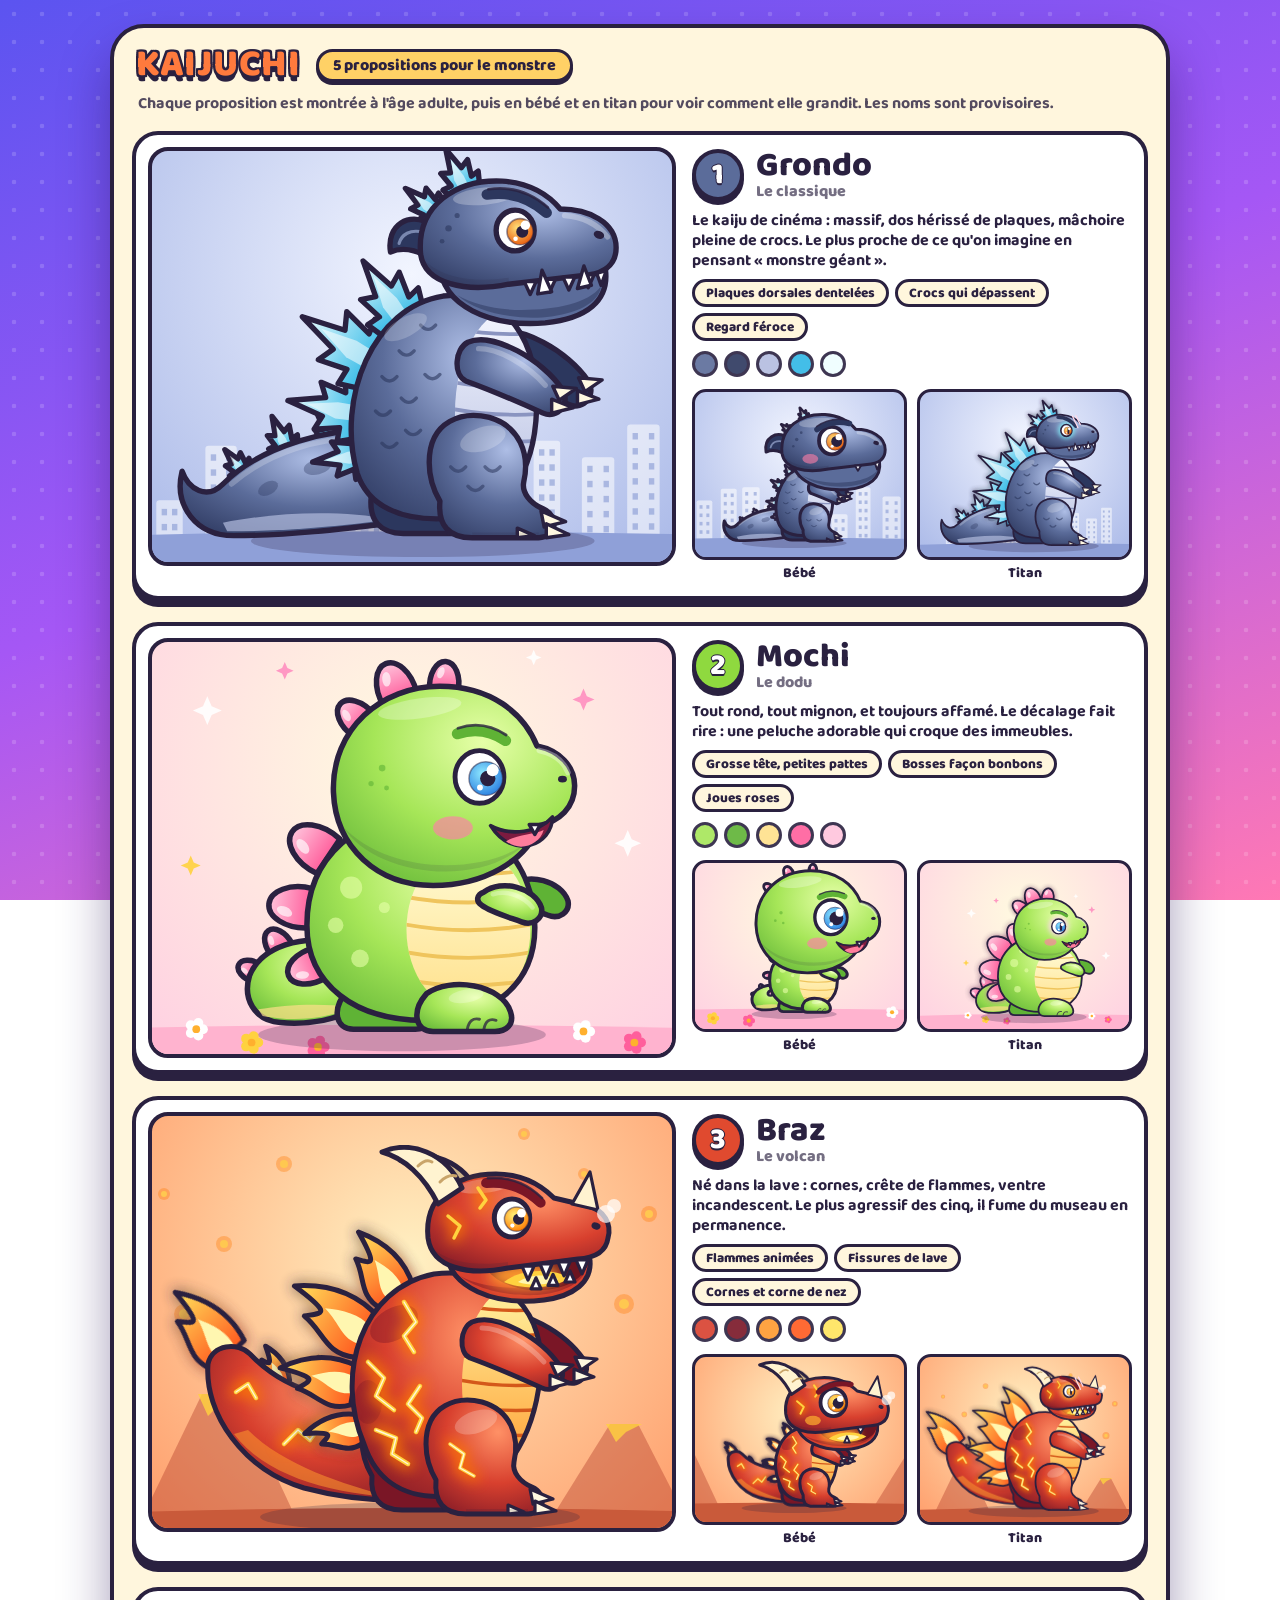
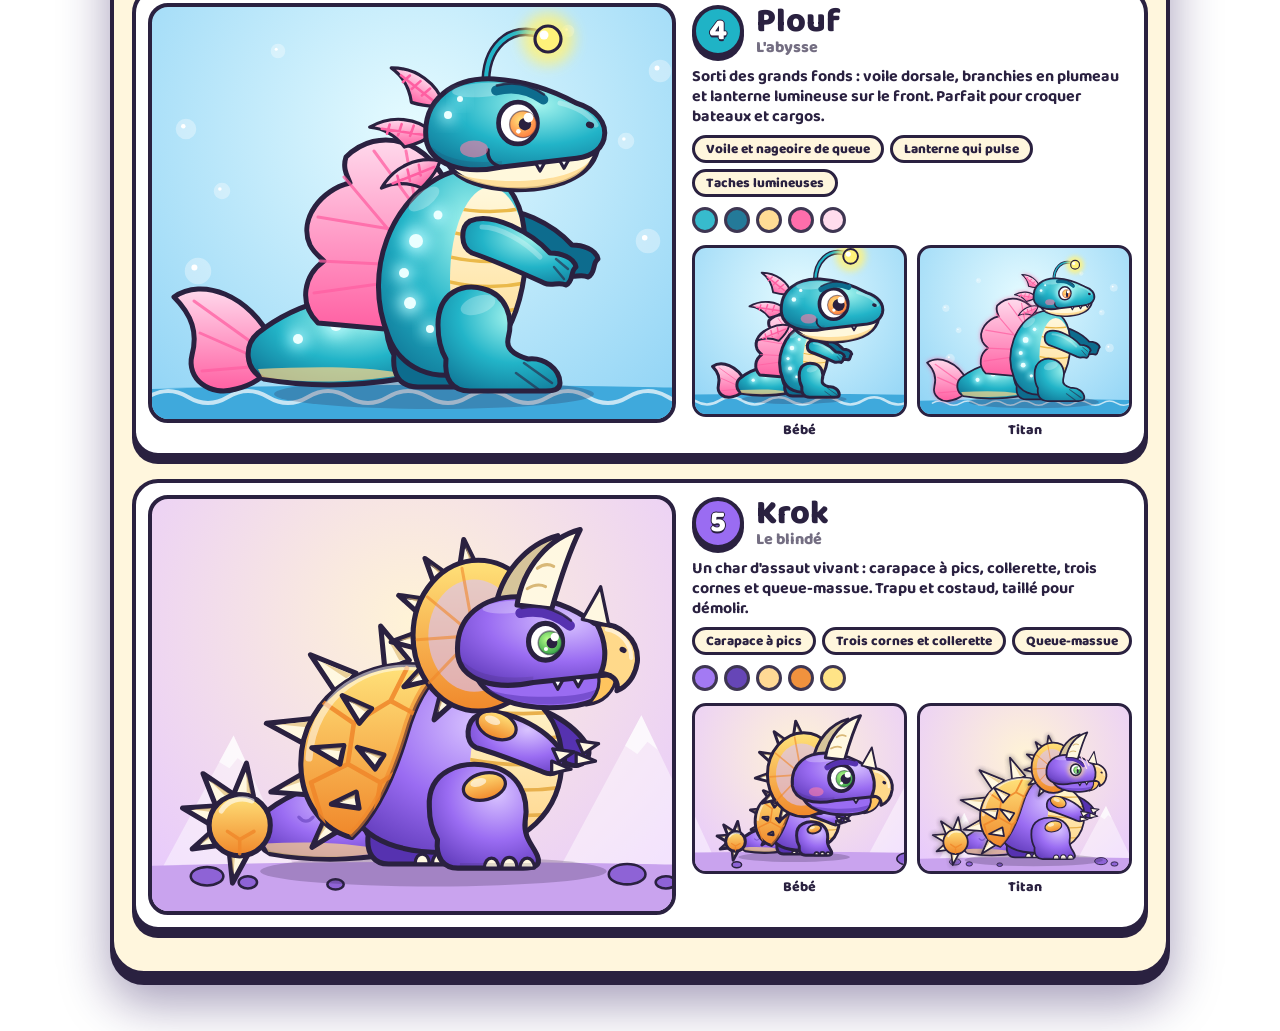
<file: propositions.html>
<!doctype html>
<html lang="fr">
<head>
<meta charset="utf-8">
<meta name="viewport" content="width=device-width,initial-scale=1">
<title>Kaijuchi — 5 propositions de monstre</title>
<link rel="preconnect" href="https://fonts.googleapis.com">
<link href="https://fonts.googleapis.com/css2?family=Baloo+2:wght@600;700;800&display=swap" rel="stylesheet">
<style>
:root{--ink:#2a2140;--cream:#fff6dd}
*{box-sizing:border-box}
body{margin:0;padding:24px 16px 56px;min-height:100vh;color:var(--ink);
  font-family:'Baloo 2','Fredoka','Trebuchet MS',system-ui,sans-serif;font-weight:600;
  background:radial-gradient(rgba(255,255,255,.16) 2px,transparent 2.6px) 0 0/28px 28px,linear-gradient(160deg,#5b54f0 0%,#a557f5 48%,#ff78b4 100%);background-attachment:fixed}
.app{max-width:1060px;margin:0 auto;background:var(--cream);border:4px solid var(--ink);border-radius:34px;padding:18px;
  box-shadow:0 10px 0 var(--ink),0 28px 50px rgba(30,10,80,.4)}
.top{display:flex;align-items:center;gap:10px;flex-wrap:wrap;margin:0 4px 6px}
.logo{font-weight:800;font-size:38px;line-height:1;color:#ff7a3d;letter-spacing:.5px;margin-right:6px;
  text-shadow:2px 0 var(--ink),-2px 0 var(--ink),0 2px var(--ink),0 -2px var(--ink),2px 2px var(--ink),-2px 2px var(--ink),2px -2px var(--ink),-2px -2px var(--ink),0 6px 0 var(--ink)}
.chip{background:#ffd166;border:3px solid var(--ink);border-radius:999px;padding:1px 14px;font-weight:800;font-size:16px;box-shadow:0 3px 0 var(--ink)}
.intro{margin:10px 6px 16px;font-size:16px;font-weight:700;opacity:.8;line-height:1.3}
.pc{display:grid;grid-template-columns:minmax(0,1.2fr) minmax(0,1fr);gap:16px;align-items:start;background:#fff;border:4px solid var(--ink);border-radius:26px;padding:12px;box-shadow:0 7px 0 var(--ink);margin-bottom:22px}
.frame{border:4px solid var(--ink);border-radius:20px;overflow:hidden;background:var(--cb)}
.frame svg{display:block;width:100%;height:auto}
.hd{display:flex;align-items:center;gap:12px;margin-top:2px}
.num{flex:none;width:52px;height:52px;border-radius:50%;background:var(--col);border:4px solid var(--ink);display:grid;place-items:center;font-size:30px;font-weight:800;line-height:1;box-shadow:0 4px 0 var(--ink);color:#fff;
  text-shadow:0 2px 0 var(--ink),1px 0 var(--ink),-1px 0 var(--ink),0 -1px var(--ink)}
.nm{font-size:34px;font-weight:800;line-height:1}
.tag{font-size:16px;font-weight:800;opacity:.65;line-height:1.1}
.info p{margin:10px 0 8px;font-size:16px;font-weight:700;line-height:1.25}
.tr{list-style:none;margin:0;padding:0;display:flex;flex-wrap:wrap;gap:6px}
.tr li{background:var(--cream);border:3px solid var(--ink);border-radius:999px;padding:0 11px;font-size:13.5px;font-weight:800;white-space:nowrap}
.sw{display:flex;gap:6px;margin:10px 0 0;align-items:center;font-size:13px;font-weight:800;opacity:.9}
.sw i{width:26px;height:26px;border-radius:50%;border:3px solid var(--ink);display:block}
.grow{display:grid;grid-template-columns:1fr 1fr;gap:10px;margin-top:12px}
.grow figure{margin:0;text-align:center}
.grow .frame{border-width:3px;border-radius:14px}
.grow figcaption{font-size:14px;font-weight:800;margin-top:2px}
@media(max-width:700px){.pc{grid-template-columns:minmax(0,1fr)}.logo{font-size:30px}.nm{font-size:30px}}
svg .ol{stroke:var(--ink);stroke-width:calc(var(--lw,1)*5px);stroke-linejoin:round;stroke-linecap:round}
svg .ol2{stroke:var(--ink);stroke-width:calc(var(--lw,1)*3.2px);stroke-linejoin:round;stroke-linecap:round}
.breath{animation:breath 2.6s ease-in-out infinite;transform-origin:0 0}
@keyframes breath{50%{transform:scale(1.012,.978)}}
.nod{animation:nod 2.6s ease-in-out infinite;transform-origin:-30px 20px}
@keyframes nod{50%{transform:rotate(2deg)}}
.lid{transform-box:fill-box;transform-origin:50% 0;transform:scaleY(0);animation:blink 4.2s infinite}
@keyframes blink{0%,92%,100%{transform:scaleY(0)}95%,97%{transform:scaleY(1)}}
.flm{animation:flm .5s ease-in-out infinite alternate;transform-box:fill-box;transform-origin:50% 100%}
@keyframes flm{to{transform:scale(1.12,.86)}}
.pulse{animation:pulse 1.2s ease-in-out infinite;transform-box:fill-box;transform-origin:center}
@keyframes pulse{50%{transform:scale(1.15)}}
.smk{animation:smk 3.5s linear infinite;transform-box:fill-box;transform-origin:center}
@keyframes smk{0%{transform:translateY(0) scale(.5);opacity:0}20%{opacity:.8}100%{transform:translateY(-60px) scale(1.5);opacity:0}}
.bob{animation:bob 2.4s ease-in-out infinite}
@keyframes bob{50%{transform:translateY(-8px)}}
.wig{animation:wig 1.8s ease-in-out infinite alternate;transform-origin:0 0}
@keyframes wig{from{transform:rotate(-5deg)}to{transform:rotate(5deg)}}
</style>
</head>
<body>
<div class="app">
  <div class="top"><div class="logo">KAIJUCHI</div><div class="chip">5 propositions pour le monstre</div></div>
  <div class="intro">Chaque proposition est montrée à l'âge adulte, puis en bébé et en titan pour voir comment elle grandit. Les noms sont provisoires.</div>
  <div id="list"></div>
</div>
<script>
const L='#2a2140',IV='#fff8e1';
function mb(a){return()=>{a|=0;a=a+0x6D2B79F5|0;let t=Math.imul(a^a>>>15,1|a);t=t+Math.imul(t^t>>>7,61|t)^t;return((t^t>>>14)>>>0)/4294967296}}
const f=n=>(+n).toFixed(1),f2=n=>(+n).toFixed(2);
function star(cx,cy,R,r,n){let s='';for(let i=0;i<n*2;i++){const a=Math.PI*i/n-Math.PI/2,q=i%2?r:R;s+=f(cx+Math.cos(a)*q)+','+f(cy+Math.sin(a)*q)+' '}return s}

/* ---------- stades ---------- */
const STG={
 bebe:{n:'Bébé',bs:.55,hs:.95,ss:.5,es:1.28,brow:-10,pup:.62,cheek:1,teeth:1,vb:[-180,-250,350,277]},
 adulte:{n:'Adulte',bs:1,hs:1,ss:1,es:1,brow:12,pup:.46,teeth:3},
 titan:{n:'Titan',bs:1.15,hs:.96,ss:1.35,es:.92,brow:20,slit:1,glow:1,scar:1,teeth:4,vb:[-335,-432,590,467]}
};

/* ---------- briques communes ---------- */
const ol=(d,fill,x='')=>`<path class="ol" d="${d}" fill="${fill}" ${x}/>`,ol2=(d,fill,x='')=>`<path class="ol2" d="${d}" fill="${fill}" ${x}/>`;
const tooth=(x,y,w,h)=>ol2(`M${f(x-w)} ${f(y)} L${f(x)} ${f(y+h)} L${f(x+w)} ${f(y)} Z`,'#fff');
const marks=(a,col,o=.6)=>`<path d="${a.map(q=>`M${q[0]} ${q[1]} q7 8 14 0`).join(' ')}" stroke="${col}" stroke-width="3.2" fill="none" stroke-linecap="round" opacity="${o}"/>`;
const TX={1:[70],3:[38,56,74,92],4:[32,47,62,77,92]},lipY=x=>22-(x-18)*8/68;
const SH={
 spike:t=>`<path class="ol" d="M-17 8 C-16 -14,-7 -32,3 -50 C10 -32,18 -14,17 8 Z" fill="${t.gs}"/><path d="M-4 2 C-3 -12,1 -24,3 -37 C6 -24,9 -10,9 2 Z" fill="#fff" opacity=".45"/>`,
 plate:t=>`<path class="ol" d="M-20 8 L-26 -9 L-14 -9 L-19 -30 L-7 -25 L1 -56 L9 -25 L21 -31 L16 -9 L27 -11 L20 8 Z" fill="${t.gs}"/><path d="M-6 4 L-7 -14 L1 -40 L7 -14 L7 4 Z" fill="#fff" opacity=".55"/>`,
 gum:t=>`<path class="ol" d="M-17 6 C-20 -14,-11 -30,0 -30 C11 -30,20 -14,17 6 Z" fill="${t.gs}"/><ellipse cx="-5" cy="-16" rx="4" ry="7" fill="#fff" opacity=".65" transform="rotate(18 -5 -16)"/>`,
 flame:t=>`<g class="flm"><path class="ol" d="M-17 8 C-27 -12,-13 -22,-11 -40 C-2 -30,1 -22,4 -58 C17 -40,25 -18,17 8 Z" fill="${t.gs}"/><path d="M-7 6 C-11 -8,-2 -14,2 -30 C8 -18,12 -6,8 6 Z" fill="#fff6b0"/></g>`,
 cone:t=>`<path class="ol" d="M-13 6 L1 -36 L13 6 Z" fill="${IV}"/><path d="M4 2 L2 -24 L10 4 Z" fill="#e2bf7c" opacity=".7"/>`
};
function orn(k,t,x,y,r,s,ps){return `<g transform="translate(${x},${y}) rotate(${r}) scale(${f2(s)})" style="--lw:${f2(1/(s*ps))}">${SH[k](t)}</g>`}
function orns(k,t,list,ps,sc=1,glow=t.glow){const a=list.map(o=>orn(k,t,o[0],o[1],o[2],o[3]*sc,ps)).join('');return (glow?`<g filter="${t.fl}" opacity=".9">${a}</g>`:'')+a}
function torso(t,body,b,o={}){const{c,G,gb}=t;let bl='';for(let y=b[1]-b[3]+18;y<b[1]+b[3];y+=25)bl+=`<path d="M${b[0]-b[2]-8} ${y} Q${b[0]} ${y+13} ${b[0]+b[2]+8} ${y}"/>`;
 return `<clipPath id="${G('cb')}"><path d="${body}"/></clipPath><clipPath id="${G('cl')}"><ellipse cx="${b[0]}" cy="${b[1]}" rx="${b[2]}" ry="${b[3]}"/></clipPath>
 <path d="${body}" fill="${gb}"/><g clip-path="url(#${G('cb')})"><ellipse cx="${b[0]}" cy="${b[1]}" rx="${b[2]}" ry="${b[3]}" fill="url(#${G('gl')})"/><g clip-path="url(#${G('cl')})" stroke="${c.bl}" stroke-width="3.5" fill="none" stroke-linecap="round">${bl}</g>${o.inside||''}
 <path d="${o.shade||'M-90 -40 C-60 -10,0 -6,60 -16 L60 0 L-100 0 Z'}" fill="${L}" opacity=".16"/></g><path class="ol" d="${body}" fill="none"/>`}
function eye(t,x,y,r,k=1){const{p,c,G}=t,ir=r*.64,px=r*.24,py=r*.06;let s=`<g transform="translate(${x},${y}) scale(${f2(p.es*k)})">`;
 if(p.glow)s+=`<circle r="${f(r*1.4)}" fill="${c.glow}" opacity=".75" filter="${t.fl}"/>`;
 s+=`<ellipse class="ol" rx="${f(r*.93)}" ry="${r}" fill="#fff"/><circle cx="${f(px)}" cy="${f(py)}" r="${f(ir)}" fill="url(#${G('ge')})"/><circle cx="${f(px)}" cy="${f(py)}" r="${f(ir)}" fill="none" stroke="${L}" stroke-width="1.5" opacity=".5"/>`;
 s+=p.slit?`<ellipse cx="${f(px+2)}" cy="${f(py)}" rx="${f(r*.17)}" ry="${f(ir*.86)}" fill="${L}"/>`:`<circle cx="${f(px+2)}" cy="${f(py)}" r="${f(ir*p.pup)}" fill="${L}"/>`;
 return s+`<circle cx="${f(r*.5)}" cy="${f(-r*.26)}" r="${f(r*.23)}" fill="#fff"/><circle cx="${f(r*.02)}" cy="${f(r*.4)}" r="${f(r*.11)}" fill="#fff"/><ellipse class="lid" rx="${f(r*.98)}" ry="${f(r*1.05)}" fill="${c.body}" stroke="${L}" stroke-width="3"/></g>`}
const brow=(t,x,y,w,k=1)=>`<g transform="rotate(${f(t.p.brow*k)} ${x} ${y})"><path d="M${x-w/2} ${y+1} Q${x} ${f(y-w*.2)} ${x+w/2} ${y+3}" stroke="${t.c.dark}" stroke-width="10" fill="none" stroke-linecap="round"/><path d="M${x-w/2} ${y-4} Q${x} ${f(y-w*.2-5)} ${x+w/2} ${y-2}" stroke="${L}" stroke-width="2.5" fill="none" stroke-linecap="round" opacity=".8"/></g>`;
const scar=(t,x,y)=>t.p.scar?`<path d="M${x} ${y} l16 34 M${x+10} ${y-2} l13 27" stroke="#ffd9e8" stroke-width="3.5" stroke-linecap="round" fill="none"/>`:'';
const ground=col=>`<path d="M-460 4 Q-30 -16 460 4 L460 90 L-460 90 Z" fill="${col}"/>`;

const LEG='M-14 -70 C-14 -110,18 -118,42 -112 C70 -104,80 -78,74 -52 C72 -42,80 -32,92 -27 C108 -20,104 0,88 0 L26 0 C4 0,-6 -12,-4 -34 C-10 -44,-14 -56,-14 -70 Z';
const NAILS=`<path class="ol2" d="M90 -25 L113 -15 L93 -10 Z" fill="${IV}"/><path class="ol2" d="M95 -13 L116 -3 L95 0 Z" fill="${IV}"/><path class="ol2" d="M68 -9 L84 -2 L68 0 Z" fill="${IV}"/>`;
const ARM='M28 -182 C52 -192,98 -165,116 -138 C124 -126,112 -110,98 -116 C76 -126,48 -138,26 -146 C14 -152,16 -176,28 -182 Z';
const CLAWS=`<path class="ol2" d="M107 -141 L129 -139 L113 -128 Z" fill="${IV}"/><path class="ol2" d="M106 -129 L126 -121 L106 -116 Z" fill="${IV}"/>`;
const BODY='M-75 -60 C-95 -130,-60 -215,5 -225 C65 -232,95 -180,92 -120 C90 -60,65 -22,10 -18 C-35 -15,-65 -30,-75 -60 Z';
const TAIL='M-40 -100 C-100 -105,-165 -85,-200 -50 C-215 -35,-232 -45,-238 -62 C-246 -30,-225 -2,-190 -2 C-140 -2,-90 -8,-40 -14 Z';
const legHi=`<ellipse cx="36" cy="-92" rx="22" ry="11" fill="#fff" opacity=".22" transform="rotate(-18 36 -92)"/><path d="M26 -3 L88 -3" stroke="${L}" stroke-width="4" opacity=".14"/>`;
const armHi=`<path d="M38 -176 C58 -176,84 -160,100 -142" stroke="#fff" stroke-width="5" fill="none" opacity=".25" stroke-linecap="round"/>`;

/* ---------- les cinq monstres ---------- */
const D=[
/* 1 — le classique */
{id:'g',name:'Grondo',tag:'Le classique',col:'#5b6c9a',H:[48,-258],vb:[-266,-360,484,383],cb:'radial-gradient(circle at 50% 30%,#f2f5ff,#aab9e8)',
 txt:"Le kaiju de cinéma : massif, dos hérissé de plaques, mâchoire pleine de crocs. Le plus proche de ce qu'on imagine en pensant « monstre géant ».",
 tr:['Plaques dorsales dentelées','Crocs qui dépassent','Regard féroce'],
 c:{body:'#5b6c9a',hi:'#aebee6',dark:'#2c375e',belly:'#f4f6ff',belly2:'#b3bcdf',bl:'#8a94c0',sp:'#effeff',sp2:'#2fb8e6',i1:'#ffe27a',i2:'#e8590c',glow:'#7df9ff'},
 bg(){const r=mb(7);let s='';for(let x=-262;x<215;x+=34+r()*12){const h=34+r()*74,w=24+r()*10;s+=`<rect x="${f(x)}" y="${f(-h)}" width="${f(w)}" height="${f(h+6)}" rx="3" fill="#fff" opacity=".55"/>`;for(let y=-h+8;y<-10;y+=14)s+=`<rect x="${f(x+5)}" y="${f(y)}" width="5" height="6" fill="#7f93cf" opacity=".55"/><rect x="${f(x+w-10)}" y="${f(y)}" width="5" height="6" fill="#7f93cf" opacity=".55"/>`}return s+ground('#8fa0d8')},
 body(t){const{c,gb}=t;
  let s=orns('plate',t,[[-96,-97,-10,.66],[-142,-84,-24,.56],[-182,-62,-40,.46]],t.bs,t.ss);
  s+=ol(TAIL,gb)+`<path d="M-196 -6 C-140 -6,-90 -11,-44 -17 C-90 -26,-150 -24,-200 -14 Z" fill="${c.belly2}" opacity=".7"/><ellipse cx="-112" cy="-66" rx="13" ry="7" fill="${c.dark}" opacity=".35" transform="rotate(-14 -112 -66)"/><ellipse cx="-158" cy="-46" rx="10" ry="6" fill="${c.dark}" opacity=".35" transform="rotate(-28 -158 -46)"/><path d="M-60 -92 C-110 -96,-160 -78,-192 -50" stroke="#fff" stroke-width="5" fill="none" opacity=".22" stroke-linecap="round"/>`;
  s+=orns('plate',t,[[-72,-76,-98,.8],[-79,-116,-80,1.1],[-65,-166,-58,1.3],[-36,-206,-34,1.1]],t.bs,t.ss);
  s+=`<g transform="translate(-58,-4)">${ol(LEG,c.dark)}${NAILS}</g><g transform="translate(24,-8)">${ol(ARM,c.dark)}${CLAWS}</g>`;
  s+=torso(t,BODY,[72,-116,56,98])+marks([[-52,-150],[-36,-174],[-58,-118],[-34,-130],[-52,-88],[-16,-198],[-30,-100],[-12,-152]],c.dark)+`<ellipse cx="-30" cy="-196" rx="22" ry="9" fill="#fff" opacity=".2" transform="rotate(-28 -30 -196)"/>`;
  s+=`<g transform="translate(6,0)">${ol(LEG,gb)}${NAILS}${legHi}${marks([[6,-66],[22,-48],[38,-66]],c.dark,.55)}</g>${ol(ARM,gb)}${CLAWS}${armHi}`;
  return s},
 head(t){const{c,gb,p}=t;let s=orns('plate',t,[[-52,-46,-52,.6],[-24,-68,-26,.7]],t.hs,t.ss);
  s+=ol('M-50 -32 C-76 -48,-96 -32,-92 -8 C-78 -14,-62 -8,-50 2 Z',c.dark)+`<path d="M-60 -26 C-74 -30,-82 -24,-84 -16" stroke="${c.hi}" stroke-width="3" fill="none" stroke-linecap="round" opacity=".6"/>`;
  s+=ol('M-46 4 C-44 42,0 62,52 58 C90 54,112 38,108 8 Z',c.body)+`<path d="M-30 32 C-10 50,30 56,58 52 C86 48,102 38,104 24 C92 40,62 46,30 46 C6 46,-16 40,-30 32Z" fill="${c.dark}" opacity=".5"/>`;
  s+=ol('M-64 -6 C-68 -52,-30 -76,12 -74 C40 -72,56 -60,66 -48 C92 -48,118 -36,118 -12 C118 6,104 13,86 14 L18 22 C-22 30,-60 22,-64 -6 Z',gb);
  s+=`<ellipse cx="-4" cy="-60" rx="30" ry="8" fill="#fff" opacity=".25" transform="rotate(-6 -4 -60)"/><path d="M70 -42 Q96 -40 110 -22" stroke="#fff" stroke-width="5" fill="none" opacity=".3" stroke-linecap="round"/><path d="M-58 2 C-40 18,-10 20,18 16 L18 21 C-20 29,-56 22,-62 0 Z" fill="${L}" opacity=".15"/>
  <ellipse cx="102" cy="-24" rx="5" ry="3.6" fill="${L}" transform="rotate(20 102 -24)"/><circle cx="-38" cy="-30" r="3" fill="${c.dark}" opacity=".6"/><circle cx="-30" cy="-42" r="2.4" fill="${c.dark}" opacity=".6"/><circle cx="-44" cy="-18" r="2.2" fill="${c.dark}" opacity=".6"/>`;
  TX[p.teeth].forEach(x=>s+=tooth(x,lipY(x),5.5,p.teeth<3?9:12));
  s+=ol2('M100 12 L104 23 L109 9 Z','#fff');
  if(p.teeth>1)s+=ol2('M45 31 L49 9 L58 29 Z','#fff')+ol2('M82 26 L88 5 L95 23 Z','#fff');
  if(p.cheek)s+=`<ellipse cx="-14" cy="4" rx="14" ry="8.5" fill="#ff7fa8" opacity=".6"/>`;
  return s+eye(t,24,-28,19)+brow(t,26,-55,58,1.25)+scar(t,42,-70)}},

/* 2 — le dodu */
{id:'m',name:'Mochi',tag:'Le dodu',col:'#8fd93f',H:[14,-216],lift:60,sh:130,vb:[-240,-352,470,372],cb:'radial-gradient(circle at 50% 30%,#fffbe0,#ffd0e2)',
 txt:"Tout rond, tout mignon, et toujours affamé. Le décalage fait rire : une peluche adorable qui croque des immeubles.",
 tr:['Grosse tête, petites pattes','Bosses façon bonbons','Joues roses'],
 c:{body:'#a6e658',hi:'#e6ffa8',dark:'#5fb335',belly:'#fffbd6',belly2:'#ffe08a',bl:'#efc45c',sp:'#ffc4dc',sp2:'#ff5f9c',i1:'#8fe9ff',i2:'#2a7fe0',glow:'#ffd0f0'},
 bg(){let s='';[[-190,-290,13,'#fff'],[150,-300,10,'#ff8fc0'],[190,-170,12,'#fff'],[-205,-150,9,'#ffd23f'],[105,-338,7,'#fff'],[-120,-326,8,'#ff8fc0']].forEach(q=>s+=`<polygon points="${star(q[0],q[1],q[2],q[2]*.42,4)}" fill="${q[3]}" opacity=".9"/>`);
  s+=ground('#ffb3cf');[[-200,-2,'#fff'],[-150,10,'#ffd23f'],[150,0,'#fff'],[196,10,'#ff5f9c'],[-90,14,'#ff5f9c']].forEach(q=>{for(let i=0;i<5;i++)s+=`<circle cx="${f(q[0]+Math.cos(i*1.257)*6)}" cy="${f(q[1]+Math.sin(i*1.257)*6)}" r="4.5" fill="${q[2]}"/>`;s+=`<circle cx="${q[0]}" cy="${q[1]}" r="3.5" fill="#ffb02e"/>`});return s},
 body(t){const{c,gb}=t,B='M-100 -96 C-100 -160,-52 -196,6 -196 C66 -196,106 -152,106 -94 C106 -42,66 -10,6 -10 C-56 -10,-100 -42,-100 -96 Z',
   TL='M-66 -78 C-104 -90,-142 -76,-152 -50 C-158 -30,-148 -10,-124 -8 C-100 -6,-76 -10,-56 -20 Z',FT='M-30 -34 C-8 -50,38 -42,46 -18 C50 -6,42 0,32 0 L-24 0 C-40 0,-44 -18,-30 -34 Z',
   AR='M0 0 C16 -12,46 -4,52 14 C54 24,44 31,34 27 C20 22,6 18,-2 12 C-8 8,-6 2,0 0 Z',toes=`<path d="M22 -2 q2 -11 11 -8 M7 -2 q2 -11 11 -9" stroke="${L}" stroke-width="2.6" fill="none" stroke-linecap="round" opacity=".75"/>`;
  let s=orns('gum',t,[[-124,-76,-36,.62],[-148,-54,-66,.5]],t.bs,t.ss)+ol(TL,gb)+`<path d="M-140 -14 C-110 -8,-80 -12,-58 -22 C-90 -26,-120 -24,-144 -20 Z" fill="${c.belly2}" opacity=".7"/>`;
  s+=orns('gum',t,[[-93,-60,-112,.85],[-103,-112,-84,1.05],[-86,-162,-56,1.1],[-50,-191,-30,.95]],t.bs,t.ss);
  s+=`<g transform="translate(-34,-2)">${ol(FT,c.dark)}</g><g transform="translate(84,-132)">${ol(AR,c.dark)}</g>`;
  s+=torso(t,B,[46,-92,56,74],{shade:'M-110 -42 C-60 -6,0 -2,80 -18 L80 0 L-110 0 Z'});
  s+=`<circle cx="-60" cy="-130" r="10" fill="${c.hi}" opacity=".6"/><circle cx="-74" cy="-96" r="7" fill="${c.hi}" opacity=".6"/><circle cx="-42" cy="-160" r="6" fill="${c.hi}" opacity=".6"/><circle cx="-52" cy="-66" r="8" fill="${c.hi}" opacity=".6"/><circle cx="-30" cy="-112" r="5" fill="${c.hi}" opacity=".6"/>`;
  s+=`<g transform="translate(38,0)">${ol(FT,gb)}${toes}<ellipse cx="6" cy="-32" rx="16" ry="6" fill="#fff" opacity=".25" transform="rotate(-10 6 -32)"/></g><g transform="translate(60,-126)">${ol(AR,gb)}<path d="M8 2 C22 -2,36 4,44 14" stroke="#fff" stroke-width="4" fill="none" opacity=".3" stroke-linecap="round"/></g>`;
  return s},
 head(t){const{c,gb,p}=t;let s=orns('gum',t,[[-66,-64,-48,.8],[-32,-90,-22,.95],[10,-96,4,.75]],t.hs,t.ss);
  s+=ol('M-90 0 C-92 -58,-46 -96,6 -96 C52 -96,82 -72,94 -42 C114 -38,128 -24,128 -6 C128 14,114 26,96 30 C84 62,46 84,0 84 C-50 84,-88 50,-90 0 Z',gb);
  s+=`<ellipse cx="-12" cy="-76" rx="38" ry="9" fill="#fff" opacity=".28" transform="rotate(-8 -12 -76)"/><path d="M-82 30 C-54 76,44 88,86 44 C50 74,-40 76,-82 30 Z" fill="${L}" opacity=".13"/><path d="M96 -38 Q116 -34 122 -18" stroke="#fff" stroke-width="5" fill="none" opacity=".35" stroke-linecap="round"/>`;
  s+=ol2('M52 30 C70 40,96 36,108 22 C108 48,72 62,52 30 Z','#7d1b40')+`<path d="M66 44 C76 38,92 38,100 34 C96 48,78 54,66 44 Z" fill="#ff7d9c"/>`+tooth(92,29,5,9);
  if(p.teeth>3)s+=tooth(76,33.5,5,9);
  s+=`<ellipse cx="117" cy="-12" rx="4" ry="3" fill="${L}"/><ellipse cx="18" cy="32" rx="18" ry="10.5" fill="#ff7fa8" opacity=".65"/><circle cx="-46" cy="-22" r="3" fill="${c.dark}" opacity=".6"/><circle cx="-56" cy="-8" r="2.4" fill="${c.dark}" opacity=".6"/><circle cx="-42" cy="-4" r="2.2" fill="${c.dark}" opacity=".6"/>`;
  return s+eye(t,42,-14,27,.88)+brow(t,44,-52,44,.45)}},

/* 3 — le volcan */
{id:'b',name:'Braz',tag:'Le volcan',col:'#e04a2f',H:[56,-268],glow:1,vb:[-282,-398,520,412],cb:'radial-gradient(circle at 50% 35%,#fff0c2,#ff9d6b)',
 txt:"Né dans la lave : cornes, crête de flammes, ventre incandescent. Le plus agressif des cinq, il fume du museau en permanence.",
 tr:['Flammes animées','Fissures de lave','Cornes et corne de nez'],
 c:{body:'#d8402e',hi:'#ff9166',dark:'#7a1626',belly:'#fff3a0',belly2:'#ff9a2e',bl:'#d4581a',sp:'#ffe45c',sp2:'#ff5a1f',i1:'#fff27a',i2:'#ff7a00',glow:'#ffd23f'},
 bg(){let s=`<path d="M-290 0 L-232 -120 L-196 -120 L-140 0 Z" fill="#b13a2a" opacity=".4"/><path d="M-236 -120 L-226 -98 L-214 -110 L-204 -94 L-192 -120 Z" fill="#ffd23f" opacity=".8"/><path d="M120 0 L176 -90 L204 -90 L250 0 Z" fill="#b13a2a" opacity=".4"/><path d="M172 -90 L182 -72 L192 -82 L208 -90 Z" fill="#ffd23f" opacity=".8"/>`+ground('#c95a3a');
  [[-250,-200,5],[-210,-270,4],[190,-210,5],[215,-300,4],[150,-340,3],[-150,-350,4],[90,-380,3],[-270,-320,3]].forEach((q,i)=>s+=`<g class="bob" style="animation-delay:${-i*.4}s"><circle cx="${q[0]}" cy="${q[1]}" r="${q[2]}" fill="#fff27a"/><circle cx="${q[0]}" cy="${q[1]}" r="${q[2]*2}" fill="#ff7a00" opacity=".35"/></g>`);return s},
 body(t){const{c,gb,fl}=t,B='M-70 -70 C-100 -140,-72 -226,0 -240 C72 -248,114 -200,106 -136 C100 -80,72 -24,16 -18 C-30 -14,-58 -34,-70 -70 Z',
   TL='M-44 -112 C-104 -112,-150 -124,-184 -160 C-196 -172,-222 -170,-226 -150 C-230 -100,-190 -44,-130 -26 C-96 -17,-66 -14,-40 -14 Z';
  const crack=(d,w=4.5)=>`<path d="${d}" stroke="#ff7a00" stroke-width="${w+7}" fill="none" stroke-linecap="round" stroke-linejoin="round" filter="${fl}" opacity=".9"/><path d="${d}" stroke="#ffd23f" stroke-width="${w}" fill="none" stroke-linecap="round" stroke-linejoin="round"/><path d="${d}" stroke="#fff" stroke-width="1.4" fill="none" stroke-linecap="round" stroke-linejoin="round" opacity=".8"/>`;
  let s=orns('flame',t,[[-212,-166,-44,1.25],[-114,-116,-6,.7],[-156,-134,-24,.62]],t.bs,t.ss);
  s+=ol(TL,gb)+`<path d="M-200 -80 C-170 -40,-110 -22,-44 -17 C-90 -30,-150 -48,-186 -84 Z" fill="${c.belly2}" opacity=".55"/>`+crack('M-150 -70 l14 -14 l12 10 l12 -16 M-198 -122 l12 -8 l8 14');
  s+=orns('flame',t,[[-80,-84,-98,.85],[-89,-130,-80,1.15],[-76,-182,-58,1.35],[-42,-224,-34,1.15]],t.bs,t.ss);
  s+=`<g transform="translate(-58,-4)">${ol(LEG,c.dark)}${NAILS}</g><g transform="translate(34,-16)">${ol(ARM,c.dark)}${CLAWS}</g>`;
  s+=torso(t,B,[82,-130,54,98],{inside:`<ellipse cx="-40" cy="-190" rx="26" ry="16" fill="${c.dark}" opacity=".4" transform="rotate(-30 -40 -190)"/><ellipse cx="-66" cy="-112" rx="14" ry="22" fill="${c.dark}" opacity=".35"/>`+crack('M-66 -152 l16 16 l-8 18 l18 14 M-30 -212 l12 20 l-12 14 l10 16 M-58 -84 l20 8 l-4 16 l16 10 M-14 -128 l-12 18 l14 14 l-6 14')});
  s+=`<g transform="translate(6,0)">${ol(LEG,gb)}${NAILS}${legHi}${crack('M10 -70 l14 10 l-4 14 l14 8',3.5)}</g><g transform="translate(10,-10)">${ol(ARM,gb)}${CLAWS}${armHi}</g>`;
  return s},
 head(t){const{c,gb,p,fl}=t,HORN='M-28 -58 C-44 -94,-80 -106,-108 -94 C-86 -88,-66 -70,-52 -42 Z';
  let s=`<g transform="translate(18,8)">${ol(HORN,'#cdb48a')}</g>`;
  s+=ol('M-44 6 C-40 42,4 60,54 54 C84 50,102 36,100 14 Z',c.body)+`<path d="M-30 30 C-10 46,30 52,56 48 C80 44,94 34,96 22 C86 36,60 42,30 42 C6 42,-16 38,-30 30Z" fill="${c.dark}" opacity=".5"/>
  <path d="M-12 10 L100 8 C100 26,84 42,54 44 C24 46,-2 34,-12 10 Z" fill="#6b1420"/><ellipse cx="34" cy="30" rx="36" ry="13" fill="#ff9a2e" filter="${fl}"/><path d="M14 36 C30 22,64 22,80 32 C64 43,32 44,14 36 Z" fill="#ffd23f"/><path d="M28 36 C40 28,58 28,68 33 C58 40,40 40,28 36 Z" fill="#fff6b0"/>`;
  for(let i=0;i<Math.min(3,p.teeth);i++){const x=46+i*17;s+=tooth(x,42-(x-50)*.2,5,-11)}
  s+=ol('M-62 -8 C-66 -48,-36 -72,6 -72 C34 -72,52 -60,64 -48 L98 -40 C114 -36,122 -22,118 -8 C116 6,104 12,88 13 L18 22 C-22 30,-58 22,-62 -8 Z',gb);
  s+=`<ellipse cx="-6" cy="-60" rx="28" ry="7" fill="#fff" opacity=".25" transform="rotate(-6 -6 -60)"/><path d="M-58 2 C-40 18,-10 20,18 16 L18 21 C-20 29,-56 22,-62 0 Z" fill="${L}" opacity=".15"/>`;
  s+=ol(HORN,'#fff3d0')+`<path d="M-50 -64 q8 -8 16 -6 M-72 -80 q8 -8 14 -4" stroke="#c9a56a" stroke-width="3" fill="none" stroke-linecap="round"/>`+ol2('M82 -42 L100 -74 L108 -36 Z','#fff3d0');
  s+=`<path d="M-42 -30 l12 10 l-6 12 M-12 -58 l8 12 l-6 8" stroke="#ff7a00" stroke-width="9" fill="none" stroke-linecap="round" stroke-linejoin="round" filter="${fl}"/><path d="M-42 -30 l12 10 l-6 12 M-12 -58 l8 12 l-6 8" stroke="#ffd23f" stroke-width="3.5" fill="none" stroke-linecap="round" stroke-linejoin="round"/>
  <ellipse cx="106" cy="-20" rx="4.6" ry="3.4" fill="${L}" transform="rotate(20 106 -20)"/><circle class="smk" cx="116" cy="-32" r="9" fill="#fff" opacity=".7"/><circle class="smk" cx="124" cy="-40" r="7" fill="#fff" opacity=".7" style="animation-delay:-1.7s"/>`;
  TX[p.teeth].forEach(x=>s+=tooth(x,lipY(x)+.5,6,p.teeth<3?10:14));
  if(p.cheek)s+=`<ellipse cx="-14" cy="4" rx="14" ry="8.5" fill="#ffb02e" opacity=".7"/>`;
  return s+eye(t,22,-28,19)+brow(t,24,-55,58,1.5)+scar(t,40,-68)}},

/* 4 — l'abysse */
{id:'p',name:'Plouf',tag:"L'abysse",col:'#1fb3c6',H:[36,-246],vb:[-296,-384,520,412],cb:'radial-gradient(circle at 50% 30%,#e6fbff,#8fd3f5)',
 txt:"Sorti des grands fonds : voile dorsale, branchies en plumeau et lanterne lumineuse sur le front. Parfait pour croquer bateaux et cargos.",
 tr:['Voile et nageoire de queue','Lanterne qui pulse','Taches lumineuses'],
 c:{body:'#22b4c8',hi:'#a6f5ee',dark:'#0d6c8e',belly:'#fff8dc',belly2:'#ffd98a',bl:'#eab94a',sp:'#ffd9ec',sp2:'#ff5fa2',i1:'#ffe27a',i2:'#ff7a3c',glow:'#b8fbff'},
 bg(){let s='';[[-250,-120,12],[-226,-200,7],[-262,-262,9],[200,-150,11],[178,-250,7],[212,-320,10],[-170,-340,6],[120,-360,5]].forEach((q,i)=>s+=`<g class="bob" style="animation-delay:${-i*.35}s"><circle cx="${q[0]}" cy="${q[1]}" r="${q[2]}" fill="#fff" opacity=".35" stroke="#fff" stroke-width="2.5"/><circle cx="${q[0]-q[2]*.3}" cy="${q[1]-q[2]*.3}" r="${q[2]*.25}" fill="#fff"/></g>`);
  s+=ground('#3fa9dc')+`<path d="M-300 6 q20 -12 40 0 t40 0 t40 0 t40 0 t40 0 t40 0 t40 0 t40 0 t40 0 t40 0 t40 0 t40 0 t40 0 t40 0" stroke="#fff" stroke-width="4" fill="none" stroke-linecap="round" opacity=".7"/>`;return s},
 body(t){const{c,gb,gs,fl,G}=t,B='M-60 -56 C-86 -120,-56 -192,-4 -216 C32 -232,64 -214,74 -174 C84 -124,74 -56,24 -20 C-14 -8,-48 -22,-60 -56 Z',
   TL='M-36 -96 C-92 -104,-150 -90,-190 -58 C-204 -46,-204 -22,-184 -12 C-132 -2,-80 -6,-36 -14 Z',
   TF='M-176 -50 C-198 -96,-246 -114,-274 -94 C-256 -76,-250 -58,-256 -36 C-262 -12,-238 6,-212 -2 C-196 -6,-184 -14,-178 -24 Z',
   SAIL='M2 -200 C-18 -252,-70 -266,-102 -234 C-106 -222,-100 -214,-98 -208 C-126 -202,-150 -172,-138 -146 C-134 -138,-128 -134,-124 -130 C-144 -116,-150 -88,-130 -68 L-40 -60 Z',
   WL='M-10 -66 C-10 -100,16 -108,36 -102 C58 -96,66 -74,60 -52 C58 -42,66 -36,80 -32 C96 -34,112 -22,112 -8 C112 -2,106 0,98 0 L22 0 C4 0,-4 -12,-2 -32 C-8 -42,-10 -54,-10 -66 Z',
   web=`<path d="M76 -28 L104 -8 M68 -18 L90 -2" stroke="${L}" stroke-width="2.6" stroke-linecap="round" opacity=".6"/>`,
   AW='M22 -170 C44 -180,84 -158,102 -138 C112 -138,126 -134,128 -124 C122 -120,126 -110,118 -106 C110 -110,104 -104,96 -108 C74 -118,48 -130,24 -138 C12 -144,12 -164,22 -170 Z';
  const ray=d=>`<path d="${d}" stroke="${c.sp2}" stroke-width="3" fill="none" stroke-linecap="round" opacity=".75"/>`;
  const spot=(x,y,r)=>`<circle cx="${x}" cy="${y}" r="${r*2}" fill="${c.glow}" opacity=".8" filter="${fl}"/><circle cx="${x}" cy="${y}" r="${r}" fill="#eaffff"/>`;
  let s=(t.glow?`<path d="${TF}" fill="${c.sp2}" filter="${fl}"/><path d="${SAIL}" fill="${c.sp2}" filter="${fl}"/>`:'');
  s+=ol(TF,gs)+ray('M-190 -44 L-254 -90 M-198 -36 L-248 -58 M-198 -24 L-246 -20')+ol(TL,gb)+`<path d="M-186 -14 C-132 -6,-84 -10,-40 -17 C-90 -26,-140 -24,-190 -22 Z" fill="${c.belly2}" opacity=".7"/>`+spot(-150,-52,5)+spot(-112,-66,6)+spot(-76,-72,4.5);
  s+=ol(SAIL,gs)+ray('M-30 -180 L-74 -240 M-34 -196 L-42 -240 M-46 -160 L-130 -174 M-50 -150 L-104 -214 M-48 -110 L-134 -98 M-46 -126 L-128 -130');
  s+=`<g transform="translate(-52,-4)">${ol(WL,c.dark)}</g><g transform="translate(22,-8)">${ol(AW,c.dark)}</g>`;
  s+=torso(t,B,[42,-112,40,92],{shade:'M-80 -40 C-50 -8,0 -6,50 -22 L50 0 L-90 0 Z',inside:spot(-32,-150,7)+spot(-44,-118,5)+spot(-38,-88,6)+spot(-18,-62,4)+spot(-10,-176,4.5)});
  s+=`<ellipse cx="-24" cy="-192" rx="18" ry="8" fill="#fff" opacity=".25" transform="rotate(-36 -24 -192)"/>`;
  s+=`<g>${ol(WL,gb)}${web}<ellipse cx="30" cy="-86" rx="18" ry="9" fill="#fff" opacity=".25" transform="rotate(-18 30 -86)"/></g>${ol(AW,gb)}<path d="M34 -164 C52 -164,76 -150,92 -134" stroke="#fff" stroke-width="5" fill="none" opacity=".28" stroke-linecap="round"/><path d="M108 -132 L120 -122 M106 -124 L116 -112" stroke="${L}" stroke-width="2.4" stroke-linecap="round" opacity=".6"/>`;
  return s},
 head(t){const{c,gb,gs,p,fl}=t,FR='M0 0 C-16 -16,-42 -20,-64 -8 C-48 -6,-38 2,-30 13 C-20 11,-8 7,0 0 Z';
  const frond=(x,y,r,d)=>`<g transform="translate(${x},${y}) rotate(${r})"><g class="wig" style="animation-delay:${d}s">${t.glow?`<path d="${FR}" fill="${c.sp2}" filter="${fl}"/>`:''}${ol2(FR,gs)}<path d="M-8 2 L-52 -6 M-20 -8 l-4 10 M-32 -10 l-4 11 M-44 -10 l-3 9" stroke="${c.sp2}" stroke-width="2.6" fill="none" stroke-linecap="round"/></g></g>`;
  let s=frond(-40,-40,28,0)+frond(-50,-12,-2,-.5)+frond(-44,16,-32,-1);
  s+=`<path d="M2 -58 C0 -98,26 -122,58 -110" stroke="${L}" stroke-width="9" fill="none" stroke-linecap="round"/><path d="M2 -58 C0 -98,26 -122,58 -110" stroke="${c.body}" stroke-width="4" fill="none" stroke-linecap="round"/>
  <circle cx="64" cy="-106" r="26" fill="#fff27a" opacity=".85" filter="${fl}"/><circle class="ol2 pulse" cx="64" cy="-106" r="13" fill="#fff27a"/><circle cx="60" cy="-110" r="4.5" fill="#fff"/>`;
  s+=ol('M-40 8 C-36 36,6 48,50 44 C86 40,110 26,114 2 Z',c.belly)+`<path d="M-28 28 C-8 42,30 46,58 42 C84 38,100 28,106 16 C92 30,62 36,30 36 C8 36,-14 34,-28 28Z" fill="${c.belly2}" opacity=".8"/>`;
  s+=ol('M-58 -6 C-62 -46,-30 -68,10 -66 C44 -64,70 -54,92 -42 C112 -36,124 -22,120 -6 C116 8,102 13,86 14 L18 22 C-20 30,-54 20,-58 -6 Z',gb);
  s+=`<ellipse cx="-2" cy="-55" rx="30" ry="7" fill="#fff" opacity=".28" transform="rotate(-4 -2 -55)"/><path d="M76 -42 Q102 -36 112 -20" stroke="#fff" stroke-width="5" fill="none" opacity=".3" stroke-linecap="round"/><path d="M-52 2 C-36 16,-10 19,18 16 L18 21 C-20 29,-50 20,-56 0 Z" fill="${L}" opacity=".14"/>
  <path d="M18 22 C8 20,3 13,4 5" stroke="${L}" stroke-width="3.6" fill="none" stroke-linecap="round"/><ellipse cx="106" cy="-20" rx="4.2" ry="3.2" fill="${L}" transform="rotate(20 106 -20)"/>
  <circle cx="-36" cy="-30" r="8" fill="${c.glow}" opacity=".8" filter="${fl}"/><circle cx="-36" cy="-30" r="4" fill="#eaffff"/><circle cx="-24" cy="-46" r="6" fill="${c.glow}" opacity=".8" filter="${fl}"/><circle cx="-24" cy="-46" r="3" fill="#eaffff"/>`;
  if(p.teeth>1)s+=tooth(56,lipY(56)+.5,4.5,8)+tooth(80,lipY(80)+.5,4.5,8);else s+=tooth(70,lipY(70)+.5,4.5,8);
  if(p.teeth>3)s+=tooth(100,lipY(100)-1,4.5,8);
  s+=`<ellipse cx="-10" cy="4" rx="14" ry="8.5" fill="#ff7fa8" opacity=".6"/>`;
  return s+eye(t,34,-22,22,.95)+brow(t,36,-52,48,.7)}},

/* 5 — le blindé */
{id:'k',name:'Krok',tag:'Le blindé',col:'#9a6cf2',H:[66,-204],sh:170,vb:[-290,-362,510,404],cb:'radial-gradient(circle at 50% 30%,#fff3d6,#e6c7ff)',
 txt:"Un char d'assaut vivant : carapace à pics, collerette, trois cornes et queue-massue. Trapu et costaud, taillé pour démolir.",
 tr:['Carapace à pics','Trois cornes et collerette','Queue-massue'],
 c:{body:'#9a6cf2',hi:'#d9c4ff',dark:'#5632b0',belly:'#fff6cf',belly2:'#ffd58a',bl:'#e8b04c',sp:'#ffe27a',sp2:'#f0872a',i1:'#b8ff8a',i2:'#2f9e44',glow:'#ffe27a'},
 bg(){let s=`<path d="M-280 0 L-210 -130 L-150 0 Z" fill="#fff" opacity=".45"/><path d="M-224 -104 L-210 -130 L-196 -100 L-206 -108 L-214 -98 Z" fill="#fff" opacity=".7"/><path d="M110 0 L190 -150 L262 0 Z" fill="#fff" opacity=".45"/><path d="M174 -120 L190 -150 L206 -116 L196 -124 L186 -112 Z" fill="#fff" opacity=".7"/>`+ground('#c9a3ee');
  [[-236,8,16,9],[-196,14,9,6],[176,6,18,10],[214,14,10,6],[-110,16,8,5]].forEach(q=>s+=`<ellipse cx="${q[0]}" cy="${q[1]}" rx="${q[2]}" ry="${q[3]}" fill="#8e63d6" stroke="${L}" stroke-width="2.5"/>`);return s},
 body(t){const{c,gb,gs,G}=t,B='M-96 -60 C-116 -120,-82 -182,-10 -190 C60 -196,112 -162,112 -106 C112 -56,76 -20,16 -16 C-44 -12,-84 -26,-96 -60 Z',
   TL='M-60 -84 C-112 -92,-152 -76,-180 -54 C-192 -44,-190 -22,-174 -14 C-130 -6,-90 -8,-54 -14 Z',
   SHL='M-4 -194 C-70 -216,-146 -172,-144 -100 C-143 -62,-120 -36,-94 -30 C-70 -52,-52 -92,-40 -132 C-32 -160,-20 -182,-4 -194 Z',
   KL='M-20 -60 C-22 -96,12 -106,40 -100 C68 -94,78 -70,74 -46 C72 -30,82 -22,86 -12 C90 -2,82 0,72 0 L8 0 C-6 0,-14 -10,-12 -28 C-18 -38,-20 -48,-20 -60 Z',
   KN=ol2('M34 0 C34 -13,48 -13,48 0 Z',IV)+ol2('M51 0 C51 -14,66 -14,66 0 Z',IV)+ol2('M69 0 C69 -13,83 -13,83 0 Z',IV),
   KA='M30 -150 C54 -160,96 -138,112 -114 C120 -102,108 -88,94 -94 C74 -102,50 -112,28 -118 C16 -124,18 -144,30 -150 Z',
   KC=ol2('M103 -117 L124 -114 L109 -104 Z',IV)+ol2('M102 -105 L121 -97 L102 -93 Z',IV);
  let s=ol(TL,gb)+`<path d="M-176 -16 C-130 -8,-90 -10,-58 -17 C-100 -26,-140 -26,-180 -24 Z" fill="${c.belly2}" opacity=".7"/>`+marks([[-120,-66],[-146,-50],[-100,-46]],c.dark,.5);
  s+=orns('cone',t,[[-232,-52,-78,.8],[-222,-70,-40,.8],[-200,-76,4,.75],[-226,-30,-116,.75],[-206,-10,-170,.7]],t.bs,1)+`<circle class="ol" cx="-204" cy="-42" r="30" fill="${gs}"/><path d="M-222 -56 a24 24 0 0 1 30 -10" stroke="#fff" stroke-width="5" fill="none" stroke-linecap="round" opacity=".6"/><path d="M-216 -36 l12 8 l14 -8 M-204 -28 v14" stroke="${c.sp2}" stroke-width="3.5" fill="none" stroke-linecap="round" opacity=".8"/>`;
  s+=`<g transform="translate(-66,-4)">${ol(KL,c.dark)}${KN}</g><g transform="translate(24,-8)">${ol(KA,c.dark)}${KC}</g>`;
  s+=torso(t,B,[74,-100,52,76]);
  s+=orns('cone',t,[[-52,-204,-24,1],[-104,-184,-52,1.1],[-139,-134,-80,1.1],[-140,-82,-104,.95],[-114,-42,-140,.8]],t.bs,t.ss);
  s+=`<clipPath id="${G('cs')}"><path d="${SHL}"/></clipPath>${ol(SHL,gs)}<g clip-path="url(#${G('cs')})"><path d="M-124 -164 L-92 -142 L-98 -102 L-134 -84 M-92 -142 L-56 -164 L-40 -196 M-98 -102 L-66 -84 L-72 -46 M-134 -84 L-122 -44 M-66 -84 L-40 -100 M-56 -164 L-30 -150" stroke="${c.sp2}" stroke-width="4.5" fill="none" stroke-linecap="round" stroke-linejoin="round" opacity=".85"/>
  <path d="M-24 -196 C-78 -206,-132 -170,-136 -108" stroke="#fff" stroke-width="7" fill="none" stroke-linecap="round" opacity=".5"/><path d="M-94 -30 C-70 -52,-52 -92,-40 -132 C-32 -160,-20 -182,-4 -194" stroke="${c.sp2}" stroke-width="12" fill="none" opacity=".55"/></g>`;
  s+=orns('cone',t,[[-84,-152,-50,.72],[-108,-112,-78,.72],[-70,-106,-58,.62],[-92,-66,-100,.62]],t.bs,t.ss,0);
  s+=`<g transform="translate(2,0)">${ol(KL,gb)}${KN}<ellipse class="ol2" cx="34" cy="-80" rx="21" ry="13" fill="${gs}" transform="rotate(-14 34 -80)"/><ellipse cx="28" cy="-84" rx="8" ry="4" fill="#fff" opacity=".6" transform="rotate(-14 28 -84)"/><path d="M10 -3 L80 -3" stroke="${L}" stroke-width="4" opacity=".14"/></g>`;
  s+=ol(KA,gb)+KC+`<ellipse class="ol2" cx="48" cy="-140" rx="20" ry="13" fill="${gs}" transform="rotate(22 48 -140)"/><ellipse cx="44" cy="-145" rx="8" ry="4" fill="#fff" opacity=".6" transform="rotate(22 44 -145)"/>`;
  return s},
 head(t){const{c,gb,gs,p}=t,HORN='M2 -54 C8 -92,34 -120,64 -128 C52 -104,44 -78,36 -50 Z';
  const studs=[100,128,156,184,212,240].map(a=>{const q=a*Math.PI/180;return[f(-36+64*Math.cos(q)),f(-24-74*Math.sin(q)),90-a,.6]});
  let s=orns('cone',t,studs,t.hs,1)+`<ellipse class="ol" cx="-36" cy="-24" rx="64" ry="74" fill="${gs}"/><ellipse cx="-40" cy="-24" rx="45" ry="55" fill="${c.hi}" opacity=".6"/><path d="M-40 -24 L-86 -62 M-40 -24 L-96 -20 M-40 -24 L-84 22 M-40 -24 L-52 -90" stroke="${c.sp2}" stroke-width="3" opacity=".6" stroke-linecap="round"/>`;
  s+=`<g transform="translate(-22,6)">${ol(HORN,'#d6c49a')}</g>`;
  s+=ol('M-40 8 C-36 36,4 50,50 46 C76 44,94 34,98 12 Z',c.body)+`<path d="M-28 28 C-8 42,28 46,52 42 C74 40,88 32,92 22 C80 32,58 36,30 36 C8 36,-14 34,-28 28Z" fill="${c.dark}" opacity=".5"/>`+ol2('M70 44 C86 42,98 32,100 14 L82 16 C84 28,78 38,70 44 Z','#ffc45e');
  s+=ol('M-56 -4 C-60 -44,-30 -64,8 -62 C40 -60,62 -48,78 -36 C100 -32,114 -22,114 -6 C114 6,106 12,94 14 L18 22 C-20 30,-52 20,-56 -4 Z',gb);
  s+=`<ellipse cx="-6" cy="-52" rx="26" ry="6" fill="#fff" opacity=".28" transform="rotate(-4 -6 -52)"/><path d="M-50 2 C-34 16,-10 19,18 16 L18 21 C-20 29,-48 20,-54 0 Z" fill="${L}" opacity=".14"/>`;
  s+=ol('M80 -36 C104 -36,122 -20,120 2 C118 16,110 26,100 30 C102 20,96 14,84 13 C90 0,90 -18,80 -36 Z','#ffd98a')+`<path d="M90 -30 C104 -28,114 -16,114 -2" stroke="#fff" stroke-width="4" fill="none" stroke-linecap="round" opacity=".6"/><ellipse cx="106" cy="-10" rx="3.6" ry="2.8" fill="${L}" transform="rotate(30 106 -10)"/>`;
  s+=ol(HORN,IV)+`<path d="M12 -70 q10 -6 18 -2 M22 -90 q8 -6 16 -2" stroke="#d9b877" stroke-width="3" fill="none" stroke-linecap="round"/>`+ol2('M66 -40 L84 -72 L92 -34 Z',IV);
  if(p.teeth>1)s+=tooth(42,lipY(42)+.4,5,9)+tooth(62,lipY(62)+.4,5,9);else s+=tooth(56,lipY(56)+.4,5,8);
  if(p.cheek)s+=`<ellipse cx="-14" cy="6" rx="13" ry="8" fill="#ff7fa8" opacity=".6"/>`;
  return s+eye(t,30,-18,18)+brow(t,30,-42,50,1)+scar(t,46,-56)}}
];

/* ---------- rendu ---------- */
function mon(d,sk){const p=STG[sk],c=d.c,bs=p.bs,hs=p.hs,G=n=>n+d.id+sk;
 const t={p,c,G,gb:`url(#${G('gb')})`,gs:`url(#${G('gs')})`,fl:`url(#${G('fl')})`,ss:p.ss,bs,hs,glow:p.glow||d.glow};
 let s=`<defs><radialGradient id="${G('gb')}" cx=".62" cy=".28" r=".9"><stop offset="0" stop-color="${c.hi}"/><stop offset=".5" stop-color="${c.body}"/><stop offset="1" stop-color="${c.dark}"/></radialGradient>
 <linearGradient id="${G('gl')}" x1="0" y1="0" x2="0" y2="1"><stop offset="0" stop-color="${c.belly}"/><stop offset="1" stop-color="${c.belly2}"/></linearGradient>
 <linearGradient id="${G('gs')}" x1="0" y1="1" x2="0" y2="0"><stop offset="0" stop-color="${c.sp2}"/><stop offset="1" stop-color="${c.sp}"/></linearGradient>
 <radialGradient id="${G('ge')}" cx=".4" cy=".35" r=".7"><stop offset="0" stop-color="${c.i1}"/><stop offset="1" stop-color="${c.i2}"/></radialGradient>
 <filter id="${G('fl')}" x="-60%" y="-60%" width="220%" height="220%"><feGaussianBlur stdDeviation="7"/></filter></defs>`;
 s+=`<ellipse cx="-14" cy="3" rx="${f((d.sh||160)*bs)}" ry="${f(15*bs)}" fill="${L}" opacity=".24"/><g class="breath"><g transform="scale(${bs})" style="--lw:${f2(1/bs)}">${d.body(t)}</g>`;
 s+=`<g transform="translate(${f(d.H[0]*bs)},${f(d.H[1]*bs-(1-bs)*(d.lift||0))}) scale(${hs})" style="--lw:${f2(1/hs)}"><g class="nod">${d.head(t)}</g></g></g>`;
 return s}
const svg=(d,sk,vb)=>`<svg viewBox="${vb.join(' ')}" role="img" aria-label="${d.name}, ${STG[sk].n}">${d.bg()}${mon(d,sk)}</svg>`;
document.getElementById('list').innerHTML=D.map((d,i)=>`<section class="pc" style="--cb:${d.cb};--col:${d.col}">
 <div class="frame">${svg(d,'adulte',d.vb)}</div>
 <div class="info"><div class="hd"><span class="num">${i+1}</span><div><div class="nm">${d.name}</div><div class="tag">${d.tag}</div></div></div>
 <p>${d.txt}</p><ul class="tr">${d.tr.map(x=>`<li>${x}</li>`).join('')}</ul>
 <div class="sw">${[d.c.body,d.c.dark,d.c.belly2,d.c.sp2,d.c.sp].map(x=>`<i style="background:${x}"></i>`).join('')}</div>
 <div class="grow">${['bebe','titan'].map(k=>`<figure><div class="frame">${svg(d,k,STG[k].vb)}</div><figcaption>${STG[k].n}</figcaption></figure>`).join('')}</div></div></section>`).join('');
</script>
</body>
</html>
</file>
